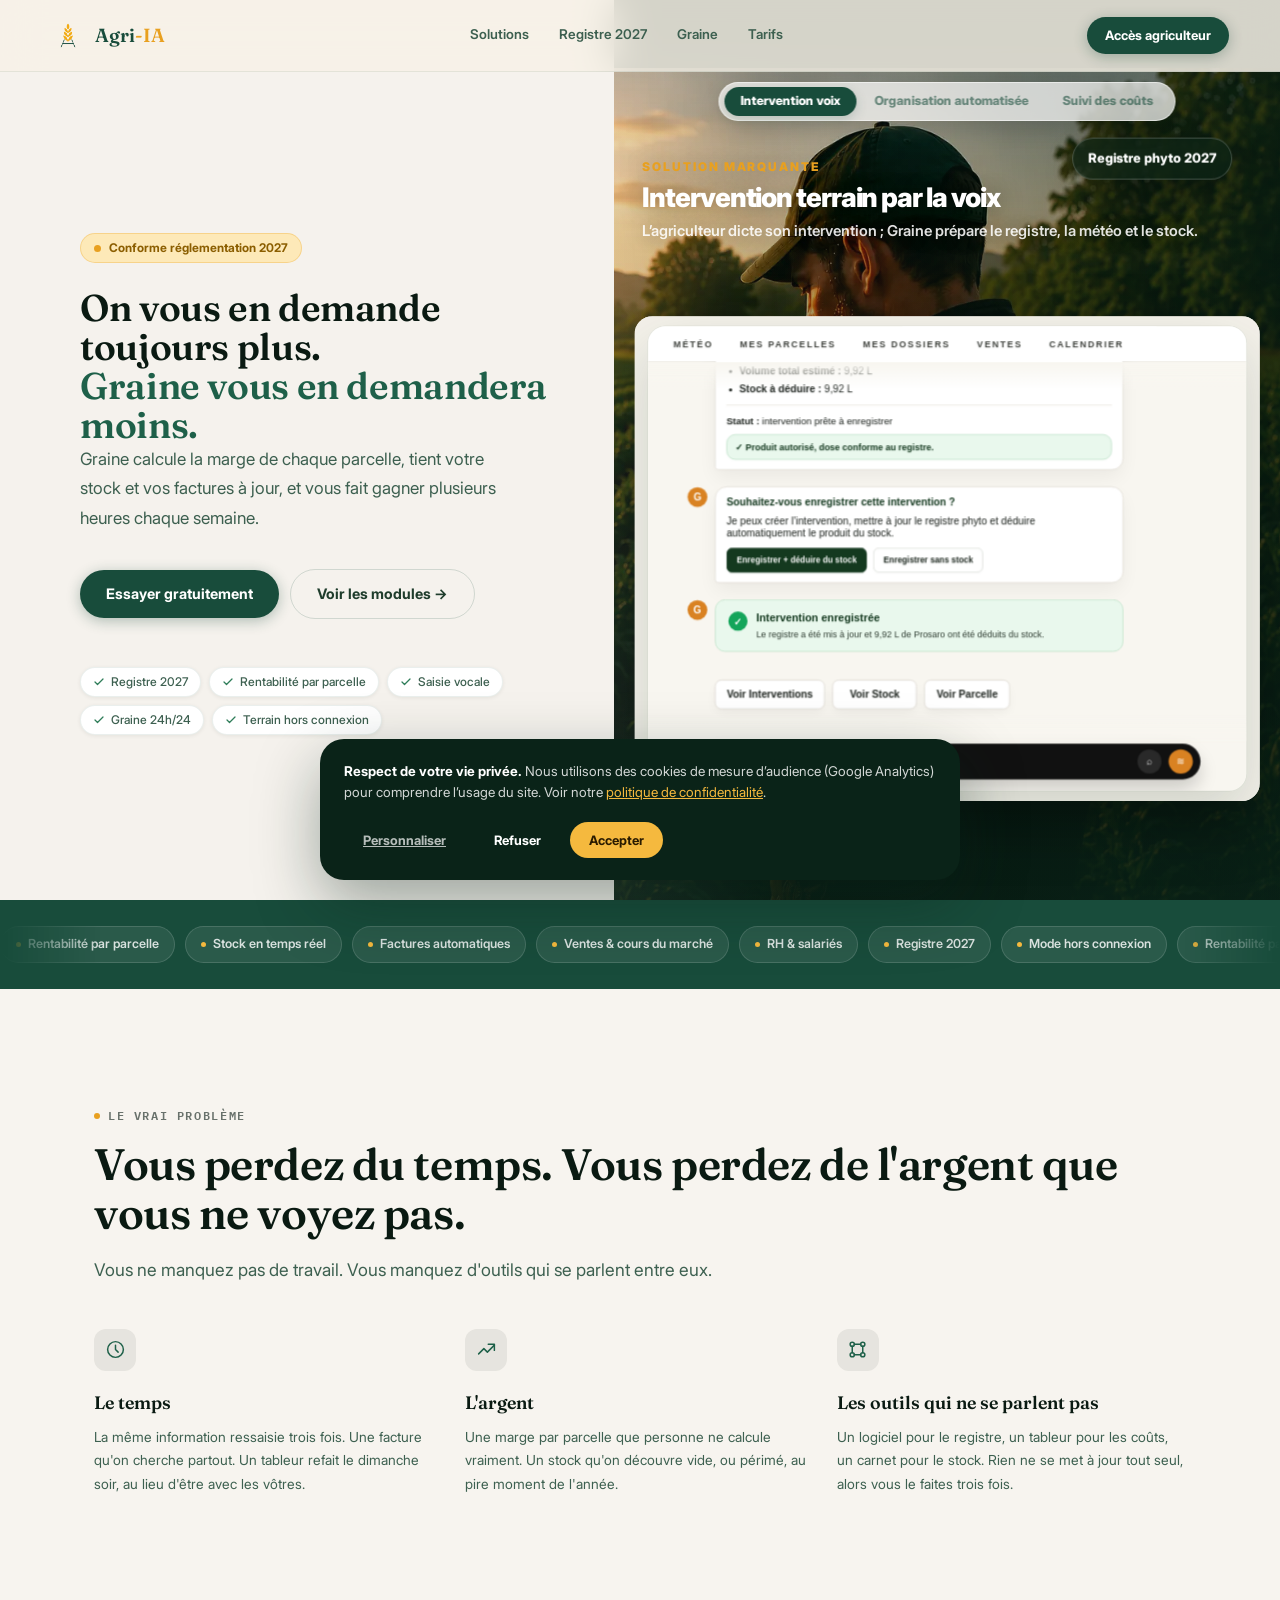
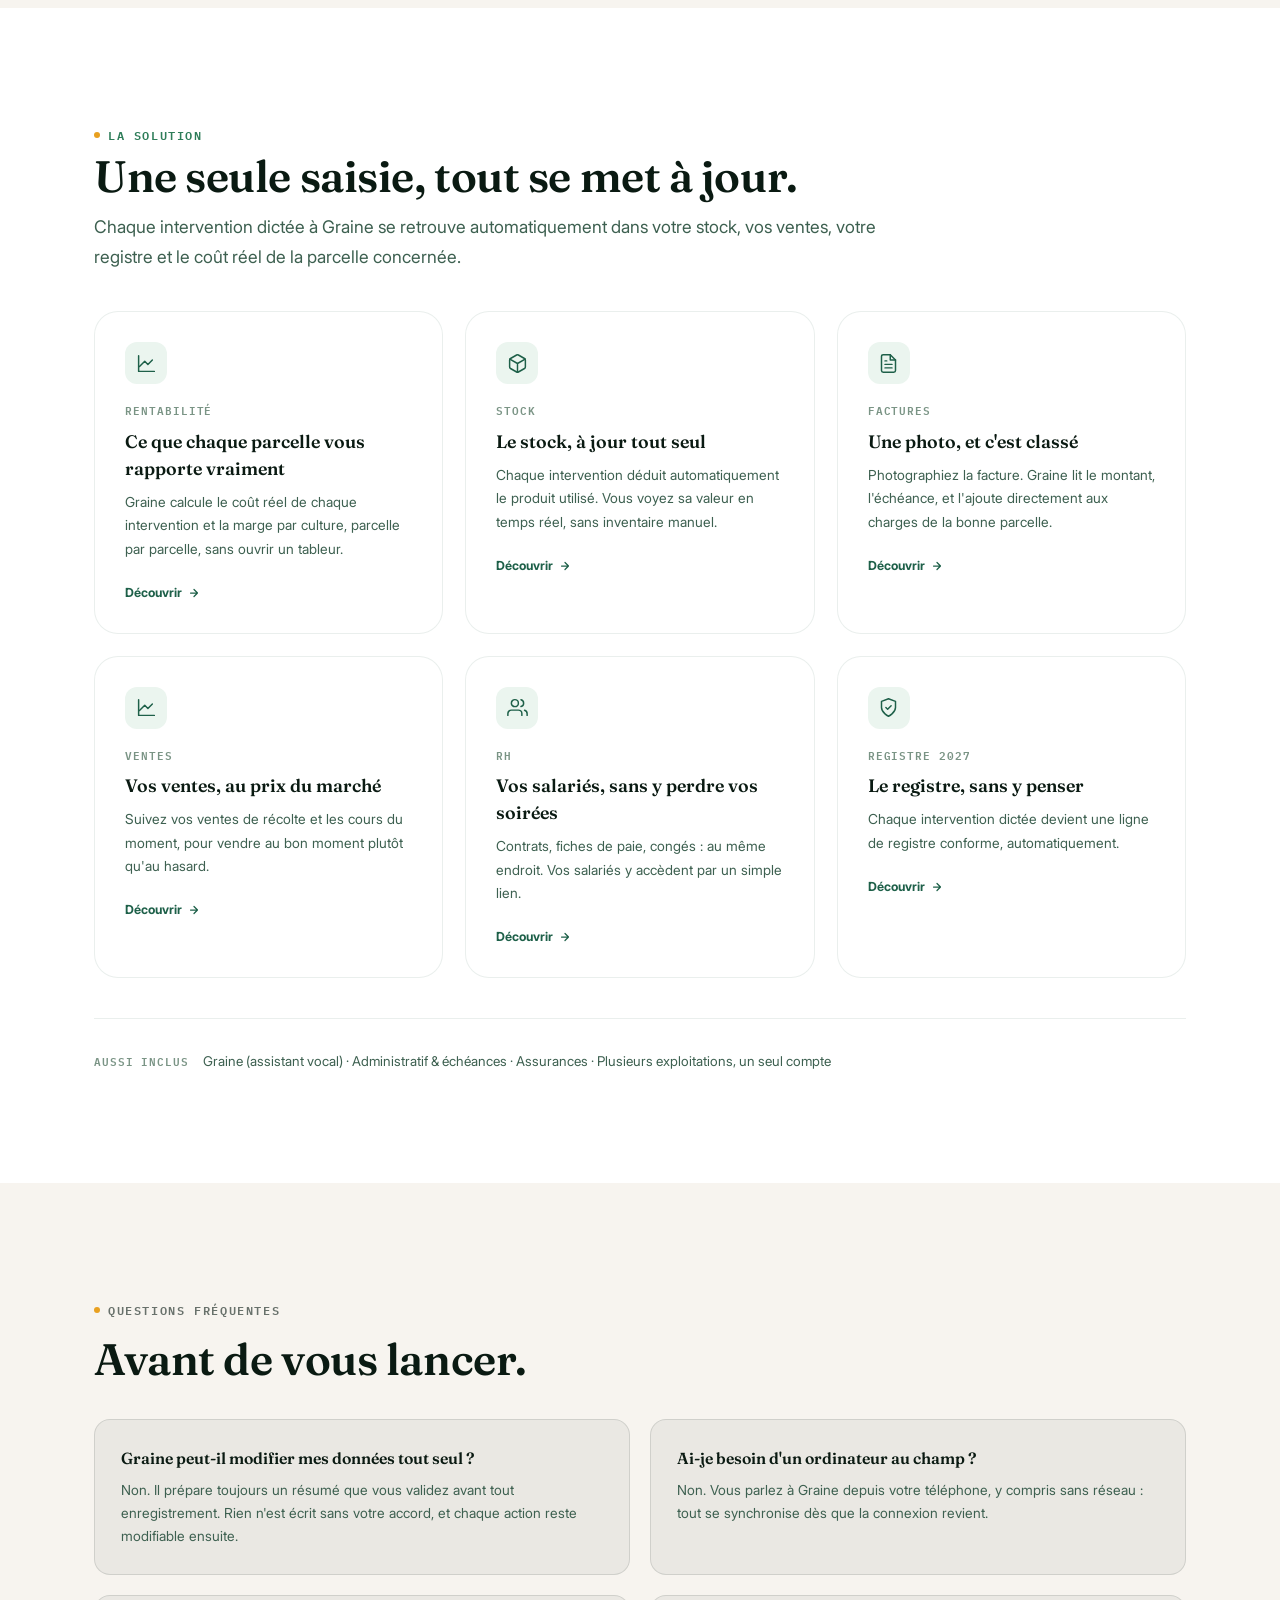
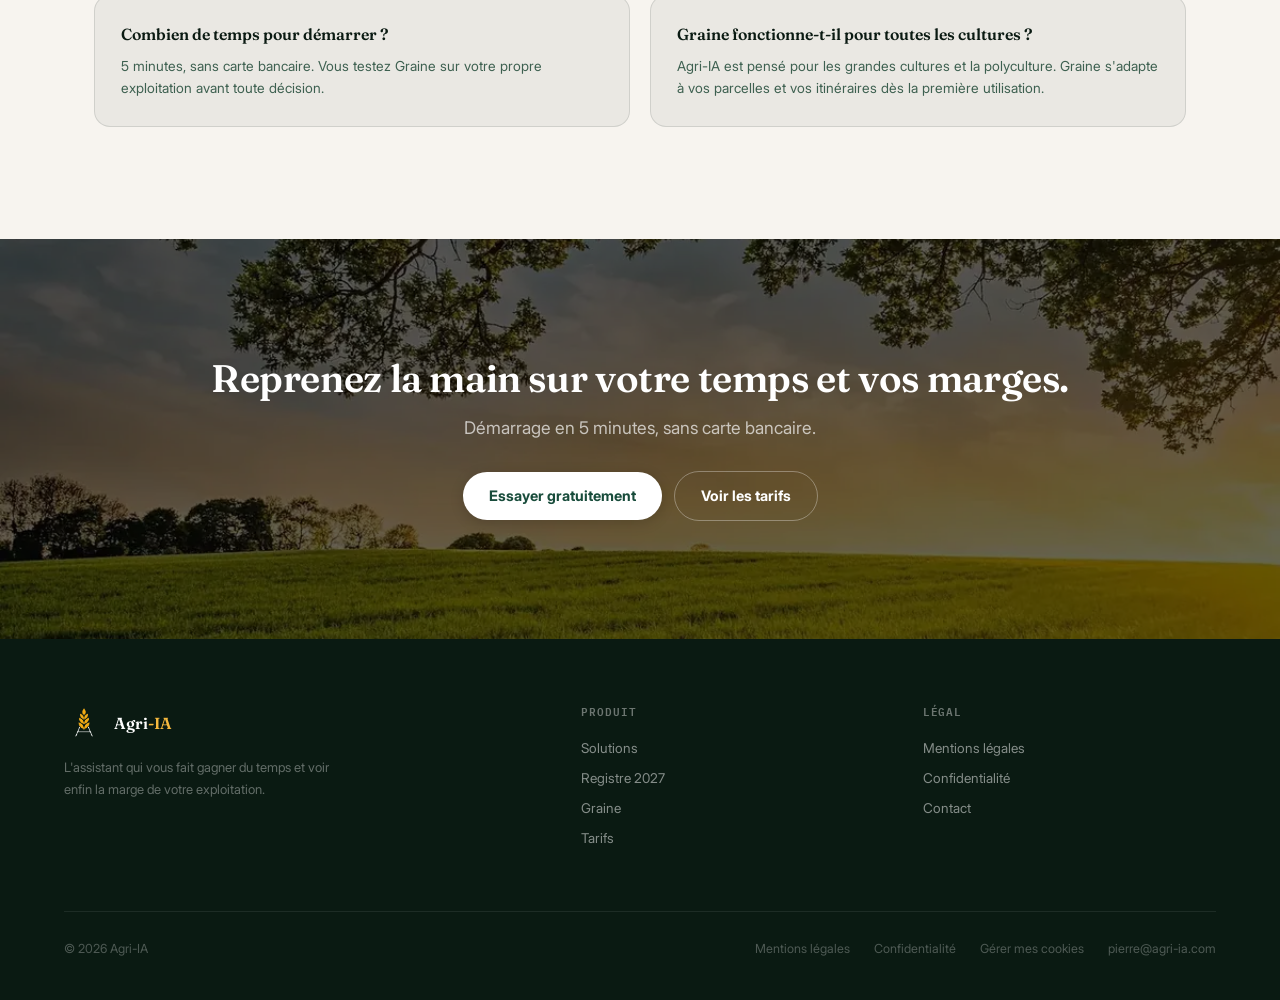
<file: index.html>
<!DOCTYPE html>
<html lang="fr">
<head>
<meta charset="UTF-8">
<meta name="viewport" content="width=device-width, initial-scale=1.0">
<title>Graine : l'assistant agricole qui centralise votre exploitation</title>
<meta name="description" content="Assistant vocal, calcule votre marge par parcelle et vous accompagne dans votre quotidien. Essai gratuit, sans carte bancaire.">
<meta name="robots" content="index, follow">
<link rel="canonical" href="https://agri-ia.com/">
<meta property="og:type" content="website">
<meta property="og:site_name" content="Agri-IA">
<meta property="og:locale" content="fr_FR">
<meta property="og:title" content="Graine : l'assistant agricole qui centralise votre exploitation">
<meta property="og:description" content="Assistant vocal, calcule votre marge par parcelle et vous accompagne dans votre quotidien. Essai gratuit, sans carte bancaire.">
<meta property="og:url" content="https://agri-ia.com/">
<meta property="og:image" content="https://agri-ia.com/home-agriculteur-telephone.webp">
<meta property="og:image:width" content="1536">
<meta property="og:image:height" content="1024">
<meta name="twitter:card" content="summary_large_image">
<meta name="twitter:title" content="Graine : l'assistant agricole qui centralise votre exploitation">
<meta name="twitter:description" content="Assistant vocal, calcule votre marge par parcelle et vous accompagne dans votre quotidien. Essai gratuit, sans carte bancaire.">
<meta name="twitter:image" content="https://agri-ia.com/home-agriculteur-telephone.webp">
<script type="application/ld+json">{"@context": "https://schema.org", "@type": "Organization", "name": "Agri-IA", "url": "https://agri-ia.com/", "logo": "https://agri-ia.com/logo-agri-ia.png", "description": "Agri-IA centralise la gestion d'une exploitation agricole française : registre phytosanitaire, parcellaire, stock, RH et factures, avec un assistant vocal nomm\u00e9 Graine.", "email": "pierre@agri-ia.com"}</script>
<script type="application/ld+json">{"@context": "https://schema.org", "@type": "WebSite", "name": "Agri-IA", "url": "https://agri-ia.com/"}</script>
<script type="application/ld+json">{"@context": "https://schema.org", "@type": "BreadcrumbList", "itemListElement": [{"@type": "ListItem", "position": 1, "name": "Accueil", "item": "https://agri-ia.com/"}]}</script>
<script type="application/ld+json">{"@context": "https://schema.org", "@type": "SoftwareApplication", "name": "Agri-IA", "applicationCategory": "BusinessApplication", "operatingSystem": "Web", "url": "https://agri-ia.com/", "description": "Plateforme de gestion d'exploitation agricole avec assistant vocal Graine : rentabilité par parcelle, stock, factures, ventes, RH et registre phytosanitaire."}</script>
<script type="application/ld+json">{"@context": "https://schema.org", "@type": "FAQPage", "mainEntity": [{"@type": "Question", "name": "Graine peut-il modifier mes données tout seul ?", "acceptedAnswer": {"@type": "Answer", "text": "Non. Graine prépare toujours un résumé que vous validez avant tout enregistrement. Rien n'est écrit sans votre accord, et chaque action reste modifiable ensuite."}}, {"@type": "Question", "name": "Ai-je besoin d'un ordinateur au champ ?", "acceptedAnswer": {"@type": "Answer", "text": "Non. Vous parlez à Graine depuis votre téléphone, y compris sans réseau : tout se synchronise dès que la connexion revient."}}, {"@type": "Question", "name": "Combien de temps pour démarrer ?", "acceptedAnswer": {"@type": "Answer", "text": "5 minutes, sans carte bancaire. Vous testez Graine sur votre propre exploitation avant toute décision."}}, {"@type": "Question", "name": "Graine fonctionne-t-il pour toutes les cultures ?", "acceptedAnswer": {"@type": "Answer", "text": "Agri-IA est pensé pour les grandes cultures et la polyculture. Graine s'adapte à vos parcelles et vos itinéraires dès la première utilisation."}}]}</script>
<link rel="preconnect" href="https://fonts.googleapis.com">
<link rel="preconnect" href="https://fonts.gstatic.com" crossorigin>
<link href="https://fonts.googleapis.com/css2?family=Fraunces:WONK,opsz,wght@0,9..144,500;0,9..144,600;0,9..144,700&family=Inter:wght@400;500;600;700;800&family=IBM+Plex+Mono:wght@500;600&display=swap" rel="stylesheet">
<!-- Google Tag Manager : dépôt de cookies soumis au consentement (voir bannière RGPD) -->
<script>
window.dataLayer = window.dataLayer || [];
function gtag(){dataLayer.push(arguments);}
gtag('consent', 'default', {'analytics_storage':'denied','ad_storage':'denied'});
</script>
<!-- Google Tag Manager -->
<script>(function(w,d,s,l,i){w[l]=w[l]||[];w[l].push({'gtm.start':
new Date().getTime(),event:'gtm.js'});var f=d.getElementsByTagName(s)[0],
j=d.createElement(s),dl=l!='dataLayer'?'&l='+l:'';j.async=true;j.src=
'https://www.googletagmanager.com/gtm.js?id='+i+dl;f.parentNode.insertBefore(j,f);
})(window,document,'script','dataLayer','GTM-NQP4MH62');</script>
<!-- End Google Tag Manager -->
<link rel="preload" as="image" href="home-agriculteur-telephone.webp" fetchpriority="high">
<link rel="icon" type="image/png" sizes="32x32" href="favicon-32x32.png">
<link rel="icon" type="image/png" sizes="16x16" href="favicon-16x16.png">
<link rel="apple-touch-icon" href="apple-touch-icon.png">
<link rel="manifest" href="site.webmanifest">
<meta name="theme-color" content="#184C3B">
<link rel="stylesheet" href="theme.css">
<style>/* === HERO ENGINE (démo interactive), conservé à l'identique === */

@keyframes float2{0%,100%{transform:translateY(0) rotate(-2deg);}50%{transform:translateY(-8px) rotate(-2deg);}}
.hero{min-height:100vh;padding-top:68px;display:grid;grid-template-columns:52% 48%;overflow:hidden;}
.hero-l{display:flex;flex-direction:column;justify-content:center;padding:72px 56px 72px 80px;}
.hero-eyebrow{display:inline-flex;align-items:center;gap:8px;padding:5px 13px;background:var(--gold3);border:1px solid rgba(232,160,32,.3);border-radius:100px;font-size:12px;font-weight:700;color:#8B5E00;margin-bottom:26px;width:fit-content;}
.hero-eyebrow-dot{width:7px;height:7px;background:var(--gold);border-radius:50%;animation:pulse 2s infinite;}
.hero-sub{font-size:17px;line-height:1.72;color:var(--t3);margin-bottom:36px;max-width:440px;}
.hero-ctas{display:flex;align-items:center;gap:11px;margin-bottom:48px;}
.hchecks{display:flex;flex-wrap:wrap;gap:8px;}
.hcheck{display:flex;align-items:center;gap:6px;padding:5px 12px;background:var(--white);border:1px solid var(--border);border-radius:100px;font-size:12px;font-weight:500;color:var(--t3);box-shadow:var(--sh1);}
.hcheck svg{width:12px;height:12px;stroke:var(--g4);fill:none;stroke-width:2.5;stroke-linecap:round;stroke-linejoin:round;}
.hero-r{position:relative;overflow:hidden;}
.hero-bg{width:100%;height:100%;object-fit:cover;filter:brightness(.65) saturate(1.15);transition:transform 10s ease;}
.hero-r:hover .hero-bg{transform:scale(1.05);}
.hero-r-ov{position:absolute;inset:0;background:linear-gradient(to right,var(--beige) 0%,rgba(247,244,239,.04) 18%),linear-gradient(to top,rgba(10,35,24,.75) 0%,transparent 55%);}
/* (styles d'un ancien hero non utilisés dans le HTML actuel : supprimés) */
@media(max-width:1100px){
  .hero{grid-template-columns:1fr;min-height:auto;}
  .hero-l{padding:100px 24px 40px;}
  .hero-r{height:360px;}
}
@media(max-width:640px){.hero-ctas{flex-direction:column;align-items:flex-start;}}


/* --- Responsive mobile Agri-IA --- */
@media (max-width: 760px){
  html,body{width:100%;overflow-x:hidden;}
  body{font-size:15px;}
  header{position:sticky!important;top:0;height:auto!important;min-height:64px;padding:10px 16px!important;display:flex!important;flex-wrap:wrap!important;align-items:center!important;gap:8px!important;background:rgba(247,244,239,.96)!important;}
  .logo-wrap,.brand{gap:8px!important;}
  .logo-img,.brand img{width:34px!important;height:34px!important;}
  .logo-name{font-size:17px!important;}
  nav{display:flex!important;order:3;width:100%;gap:18px!important;overflow-x:auto;padding:8px 0 2px;white-space:nowrap;-webkit-overflow-scrolling:touch;scrollbar-width:none;}
  nav::-webkit-scrollbar{display:none;}
  nav a{font-size:13px!important;flex:0 0 auto;padding-bottom:6px;}
  .hdr-r{margin-left:auto;}
  .hdr-r .btn-fill,.btn-fill{padding:9px 14px!important;font-size:13px!important;border-radius:10px!important;}
  .btn-outline{display:none!important;}
  .btn-hero,.btn-hero-wh,.btn-ghost{width:100%;text-align:center;padding:14px 18px!important;}
  .ctas,.hero-ctas{width:100%;flex-direction:column!important;align-items:stretch!important;gap:10px!important;}
  .sh1{font-size:34px!important;line-height:1.08!important;letter-spacing:-1.2px!important;}
  .sh2{font-size:29px!important;line-height:1.12!important;letter-spacing:-1px!important;}
  .sh3{font-size:23px!important;line-height:1.16!important;}
  .sp,.hero-sub{font-size:15px!important;line-height:1.6!important;margin-bottom:26px!important;max-width:none!important;}
  .eyebrow{font-size:10.5px!important;margin-bottom:10px!important;}
  .sec,.sec-wh-inner,.sec-dk-inner,.sec-gr-inner{padding:56px 18px!important;}
  .grid2,.grid3,.grid4,.prix-grid,.temo-grid,.estimator-grid,.estimator-checks{grid-template-columns:1fr!important;gap:16px!important;}
  .split{grid-template-columns:1fr!important;}
  .split-c{padding:38px 18px!important;}
  .split-img{min-height:240px!important;}
  .card,.module-card,.price-card,.temo-card,.compliance-panel,.estimate-box{border-radius:18px!important;padding:22px!important;}
  .check-item{align-items:flex-start!important;gap:12px!important;}
  .check-text strong{font-size:14px!important;}
  .check-text span{font-size:13px!important;line-height:1.5!important;}
  .hero{min-height:auto!important;padding-top:0!important;grid-template-columns:1fr!important;}
  .hero-l{padding:44px 18px 32px!important;}
  .hero-r{height:410px!important;}
  .hchecks{gap:7px!important;}
  .hcheck{font-size:11.5px!important;padding:5px 10px!important;}
  .strip{min-height:46px!important;}
  .strip-inner{height:46px!important;}
  .strip-item{height:46px!important;line-height:46px!important;padding:0 28px!important;font-size:12px!important;}
  .photo-band,.cta-photo{height:300px!important;}
  .photo-band-ov{padding:34px 18px!important;}
  .cta-photo-ov{padding:28px 18px!important;}
  .page-hero{min-height:auto!important;padding:54px 18px 46px!important;}
  .page-hero-content .sh1{font-size:34px!important;}
  .conformite-hero-new{grid-template-columns:1fr!important;padding:34px 0 28px!important;min-height:auto!important;background:#f4eee6!important;}
  .conformite-hero-copy{padding:38px 20px 22px!important;background:#f4eee6!important;}
  .conformite-hero-copy .sh1{font-size:34px!important;}
  .conformite-hero-visual{height:auto!important;padding:0 0 12px!important;background:#f4eee6!important;}
  .conformite-hero-visual img{width:100%!important;height:auto!important;object-fit:contain!important;object-position:center!important;}
  .conformite-two-cards{padding:28px 18px 54px!important;}
  .compliance-panel-head{align-items:flex-start!important;gap:14px!important;}
  .compliance-panel-icon{width:52px!important;height:52px!important;}
  .compliance-panel-icon svg{width:26px!important;height:26px!important;}
  form input,form select,form textarea,input,select,textarea{width:100%!important;font-size:16px!important;}
  #quoteMail{width:100%!important;min-width:0!important;font-size:17px!important;padding:16px 18px!important;display:block!important;margin:18px auto 0!important;}
  footer{padding:42px 18px 34px!important;}
  .ft-top{grid-template-columns:1fr!important;gap:28px!important;margin-bottom:34px!important;}
  .ft-bot{flex-direction:column!important;align-items:flex-start!important;gap:14px!important;text-align:left!important;}
  .ft-links{flex-direction:column!important;gap:8px!important;}
  .mob-cta{display:none!important;}
}
@media (max-width: 420px){
  .sh1{font-size:30px!important;}
  .sh2{font-size:25px!important;}
  .hero-r{height:380px!important;}
  .hm-body{padding:11px!important;}
  .voice-card{font-size:10.5px!important;}
}


/* (ancien correctif ciblant des éléments inexistants dans le HTML actuel : supprimé) */



/* --- HERO DEMO CAROUSEL DESKTOP --- */
@media (min-width: 761px){
  .hero{grid-template-columns:50% 50%;background:linear-gradient(90deg,var(--beige) 0%,#fbfaf7 50%,#0A2318 50%,#0A2318 100%);}
  .hero-l{background:linear-gradient(180deg,#fbfaf7 0%,var(--beige) 100%);padding:72px 58px 72px 80px;}
  .hero-r{background:#0A2318;min-height:calc(100vh - 68px);}
  .hero-stage{position:absolute;inset:0;overflow:hidden;background:#0A2318;}
  .hero-slide{position:absolute;inset:0;opacity:0;pointer-events:none;transition:opacity .9s ease,transform .9s ease;}
  .hero-slide.photo{opacity:1;animation:photoCycle 38s infinite ease-in-out;}
  .hero-slide.demo-one{animation:demoOneCycle 38s infinite ease-in-out;}
  .hero-slide.demo-two{animation:demoTwoCycle 38s infinite ease-in-out;}
  .hero-slide .hero-bg{position:absolute;inset:0;width:100%;height:100%;object-fit:cover;filter:brightness(.66) saturate(1.12);}
  .demo-bg{position:absolute;inset:0;background:radial-gradient(circle at 65% 22%,rgba(245,185,62,.16),transparent 35%),linear-gradient(145deg,#0A2318 0%,#14391f 54%,#091a12 100%);}
  .demo-shell{position:absolute;left:50%;top:54%;transform:translate(-50%,-50%);width:min(78%,690px);height:min(76%,680px);border-radius:30px;background:rgba(247,244,239,.96);border:1px solid rgba(255,255,255,.38);box-shadow:0 38px 110px rgba(0,0,0,.34);overflow:hidden;display:flex;flex-direction:column;}
  .demo-head{height:74px;background:rgba(255,255,255,.92);border-bottom:1px solid rgba(24,76,59,.10);display:flex;align-items:center;justify-content:space-between;padding:0 24px;gap:16px;}
  .demo-kicker{font-size:11px;font-weight:800;text-transform:uppercase;letter-spacing:.12em;color:var(--gold);margin-bottom:3px;}
  .demo-title{font-size:20px;font-weight:850;letter-spacing:-.6px;color:var(--g2);}
  .demo-pill{font-size:12px;font-weight:750;color:var(--g2);background:var(--g8);border:1px solid rgba(24,76,59,.12);border-radius:999px;padding:7px 11px;white-space:nowrap;}
  .demo-frame-wrap{flex:1;position:relative;background:#f4f1ea;overflow:hidden;}
  .demo-frame{position:absolute;left:50%;top:50%;width:980px;height:760px;border:0;transform:translate(-50%,-50%) scale(.64);transform-origin:center;box-shadow:none;background:#f4f1ea;}
  .demo-caption{position:absolute;left:44px;right:44px;bottom:34px;border-radius:18px;padding:18px 20px;background:rgba(255,255,255,.92);border:1px solid rgba(255,255,255,.55);box-shadow:0 18px 44px rgba(10,26,18,.18);display:flex;align-items:center;gap:14px;}
  .demo-caption-dot{width:11px;height:11px;border-radius:999px;background:var(--gold);box-shadow:0 0 0 8px rgba(232,160,32,.16);flex-shrink:0;}
  .demo-caption strong{display:block;color:var(--g2);font-size:15px;margin-bottom:3px;}
  .demo-caption span{display:block;color:var(--t3);font-size:13px;line-height:1.45;}
  .photo .hero-r-ov{position:absolute;inset:0;background:linear-gradient(to right,var(--beige) 0%,rgba(247,244,239,.04) 18%),linear-gradient(to top,rgba(10,35,24,.76) 0%,transparent 55%);}
  .photo .hero-badge-f,.photo .hero-mockup{z-index:3;}
  @keyframes photoCycle{0%,13%{opacity:1;transform:scale(1)}16%,86%{opacity:0;transform:scale(1.02)}90%,100%{opacity:1;transform:scale(1)}}
  @keyframes demoOneCycle{0%,14%{opacity:0;transform:translateX(22px)}17%,47%{opacity:1;transform:translateX(0)}50%,100%{opacity:0;transform:translateX(-22px)}}
  @keyframes demoTwoCycle{0%,49%{opacity:0;transform:translateX(22px)}52%,82%{opacity:1;transform:translateX(0)}85%,100%{opacity:0;transform:translateX(-22px)}}
}



/* --- CORRECTION DEMO HERO : écran plus grand + titre visible + HTML autonome --- */
@media (min-width: 761px){
  .hero{grid-template-columns:50% 50%;}
  .hero-r{min-height:calc(100vh - 68px);}
  .demo-bg{background:radial-gradient(circle at 65% 18%,rgba(245,185,62,.18),transparent 36%),linear-gradient(145deg,#082217 0%,#123820 50%,#06170f 100%);}
  .demo-shell{
    top:52%;
    width:min(92%,820px);
    height:min(88%,820px);
    border-radius:34px;
    background:rgba(248,246,240,.98);
    box-shadow:0 42px 120px rgba(0,0,0,.38);
  }
  .demo-head{
    height:132px;
    padding:22px 34px 20px;
    align-items:flex-start;
    flex-direction:column;
    justify-content:center;
    gap:10px;
    background:rgba(255,255,255,.96);
  }
  .demo-head > div:first-child{width:100%;}
  .demo-kicker{font-size:13px;letter-spacing:.16em;margin-bottom:8px;color:#E59A13;}
  .demo-title{font-size:30px;line-height:1.02;font-weight:880;letter-spacing:-1.1px;color:var(--g2);}
  .demo-desc{display:block;margin-top:8px;font-size:15px;line-height:1.35;color:var(--t3);font-weight:500;max-width:620px;}
  .demo-pill{position:absolute;top:26px;right:28px;font-size:14px;padding:9px 15px;}
  .demo-frame-wrap{background:#f4f1ea;}
  .demo-frame{
    left:50%;top:50%;
    width:980px;height:760px;
    transform:translate(-50%,-50%) scale(.74);
    border:0;background:#f4f1ea;
  }
  .demo-caption{display:none;}
}
@media (min-width: 1400px){
  .demo-shell{width:min(94%,900px);height:min(90%,860px);}
  .demo-frame{transform:translate(-50%,-50%) scale(.80);}
}
@media (min-width: 1700px){
  .demo-shell{width:min(94%,960px);height:min(91%,900px);}
  .demo-frame{transform:translate(-50%,-50%) scale(.86);}
}



/* === Patches hero (story-nav, mobile, backgrounds) === */


  .story-nav{position:absolute;top:18px;left:50%;transform:translateX(-50%);z-index:40;width:auto;max-width:calc(100% - 40px);padding:7px 9px;border-radius:999px;background:rgba(255,255,255,.78);border:1px solid rgba(255,255,255,.52);box-shadow:0 10px 30px rgba(0,0,0,.14);backdrop-filter:blur(18px);-webkit-backdrop-filter:blur(18px);}
  .story-nav-title{display:none!important;}
  .story-tabs{display:flex;align-items:center;gap:4px;white-space:nowrap;}
  .story-tab{appearance:none;border:0;background:transparent;text-align:center;cursor:pointer;padding:8px 13px;border-radius:999px;color:rgba(24,76,59,.58);font-family:inherit;font-size:12px;font-weight:800;line-height:1;transition:background .2s ease,color .2s ease,box-shadow .2s ease;}
  .story-bar{display:none!important;}
  .story-fill{display:none!important;}
  .story-label{display:block;font:inherit;line-height:1;white-space:nowrap;overflow:visible;text-overflow:clip;}
  .story-tab.is-active{color:#fff;background:var(--g2);box-shadow:0 5px 14px rgba(24,76,59,.24);}
  .story-tab.is-done{color:var(--g2);}
  .story-tab:hover{color:#fff;background:var(--g3);}
  @media(max-width:760px){.story-nav{top:12px;max-width:calc(100% - 24px);padding:6px}.story-tabs{gap:2px}.story-tab{font-size:11px;padding:8px 9px}}



/* Hero ordinateur : split clair 48/52 + démonstrations plein cadre */
@media (min-width: 761px){
  .hero{grid-template-columns:48% 52%!important;background:linear-gradient(90deg,var(--beige) 0%,#fbfaf7 48%,#0A2318 48%,#0A2318 100%)!important;}
  .hero-l{padding:72px 42px 72px 80px!important;}
  .hero-r{min-height:calc(100vh - 68px)!important;background:#0A2318!important;}
  .hero-stage{position:absolute!important;inset:0!important;overflow:hidden!important;background:#0A2318!important;}
  .hero-slide{position:absolute!important;inset:0!important;opacity:0!important;pointer-events:none!important;transform:scale(1.012)!important;transition:opacity .7s ease,transform .7s ease!important;animation:none!important;}
  .hero-slide.is-active{opacity:1!important;pointer-events:auto!important;transform:scale(1)!important;}
  .hero-slide.photo{opacity:0!important;animation:none!important;}
  .hero-slide.photo.is-active{opacity:1!important;}
  .demo-bg{position:absolute!important;inset:0!important;background:radial-gradient(circle at 68% 18%,rgba(245,185,62,.18),transparent 34%),linear-gradient(145deg,#082217 0%,#123820 52%,#06170f 100%)!important;}
  .demo-shell{position:absolute!important;left:50%!important;top:50%!important;transform:translate(-50%,-50%)!important;width:min(94%,900px)!important;height:min(90%,780px)!important;border-radius:30px!important;background:rgba(247,244,239,.97)!important;border:1px solid rgba(255,255,255,.42)!important;box-shadow:0 38px 110px rgba(0,0,0,.36)!important;overflow:hidden!important;display:flex!important;flex-direction:column!important;}
  .demo-head{height:auto!important;min-height:124px!important;background:rgba(255,255,255,.94)!important;border-bottom:1px solid rgba(24,76,59,.12)!important;display:flex!important;align-items:flex-start!important;justify-content:space-between!important;padding:24px 28px 20px!important;gap:22px!important;}
  .demo-kicker{font-size:12px!important;font-weight:850!important;text-transform:uppercase!important;letter-spacing:.16em!important;color:var(--gold)!important;margin-bottom:8px!important;}
  .demo-title{font-size:27px!important;line-height:1.05!important;font-weight:850!important;letter-spacing:-1.1px!important;color:var(--g2)!important;margin-bottom:8px!important;}
  .demo-desc{display:block!important;font-size:15px!important;line-height:1.45!important;font-weight:600!important;color:var(--t3)!important;max-width:590px!important;}
  .demo-pill{font-size:13px!important;font-weight:800!important;color:var(--g2)!important;background:var(--g8)!important;border:1px solid rgba(24,76,59,.16)!important;border-radius:999px!important;padding:10px 15px!important;white-space:nowrap!important;margin-top:2px!important;}
  .demo-frame-wrap{flex:1!important;position:relative!important;background:#f4f1ea!important;overflow:hidden!important;display:flex!important;align-items:center!important;justify-content:center!important;}
  .demo-frame{position:absolute!important;left:50%!important;top:50%!important;width:980px!important;height:760px!important;border:0!important;transform:translate(-50%,-50%) scale(var(--demo-scale,.84))!important;transform-origin:center!important;background:#f4f1ea!important;box-shadow:none!important;}
  .demo-caption{display:none!important;}
  .photo .hero-bg{position:absolute!important;inset:0!important;width:100%!important;height:100%!important;object-fit:cover!important;filter:brightness(.66) saturate(1.12)!important;}
}
/* (visibilité des slides sur mobile : gérée par le bloc consolidé plus bas) */



/* (ancien correctif mobile complet : remplacé par le bloc consolidé plus bas, header sticky conservé) */
@media (max-width: 760px){
  header{position:sticky!important;top:0!important;z-index:300!important;}
}



/* Ajustement demandé : fond gauche ancienne couleur + même fond visuel pour les vidéos */
:root{--hero-old-bg:#f5f2ed;}
@media (min-width:761px){
  .hero{
    background:linear-gradient(90deg,var(--hero-old-bg) 0%,var(--hero-old-bg) 48%,#0A2318 48%,#0A2318 100%)!important;
  }
  .hero-l{
    background:var(--hero-old-bg)!important;
  }
  .hero-r,
  .hero-stage{
    background:#0A2318!important;
  }
  .demo-bg{
    background:
      linear-gradient(to right,rgba(10,35,24,.18) 0%,rgba(10,35,24,.08) 18%,rgba(10,35,24,.22) 100%),
      linear-gradient(to top,rgba(10,35,24,.76) 0%,rgba(10,35,24,.18) 58%,rgba(10,35,24,.08) 100%),
      url('home-agriculteur-telephone.webp') center center/cover no-repeat!important;
    filter:saturate(1.08)!important;
  }
  .demo-bg::after{
    content:'';
    position:absolute;
    inset:0;
    background:rgba(10,35,24,.28);
    backdrop-filter:blur(3px);
    -webkit-backdrop-filter:blur(3px);
  }
  .demo-shell{
    background:rgba(245,242,237,.97)!important;
  }
  .demo-head{
    background:rgba(245,242,237,.96)!important;
  }
  .demo-frame-wrap,
  .demo-frame{
    background:var(--hero-old-bg)!important;
  }
}
/* (traitement mobile de fond redondant : remplacé par le bloc consolidé plus bas) */



  /* Fond photo identique à l’intro derrière les démonstrations */
  .hero-slide.demo-one,
  .hero-slide.demo-two{
    background:url('home-agriculteur-telephone.webp') center center/cover no-repeat!important;
  }
  .hero-slide.demo-one::before,
  .hero-slide.demo-two::before{
    content:'';
    position:absolute;
    inset:0;
    z-index:0;
    background:
      linear-gradient(to right,rgba(247,244,239,.08) 0%,rgba(10,35,24,.14) 22%,rgba(10,35,24,.58) 100%),
      linear-gradient(to top,rgba(10,35,24,.72) 0%,rgba(10,35,24,.20) 58%,rgba(10,35,24,.08) 100%);
    pointer-events:none;
  }
  .demo-bg{
    z-index:0!important;
    background:url('home-agriculteur-telephone.webp') center center/cover no-repeat!important;
    filter:brightness(.72) saturate(1.12)!important;
  }
  .demo-bg::after{
    content:'';
    position:absolute;
    inset:0;
    background:
      linear-gradient(to right,rgba(247,244,239,.10),rgba(10,35,24,.18) 34%,rgba(10,35,24,.58)),
      rgba(10,35,24,.18)!important;
    backdrop-filter:none!important;
    -webkit-backdrop-filter:none!important;
  }
  .demo-shell{
    z-index:2!important;
    background:rgba(247,244,239,.90)!important;
    backdrop-filter:blur(10px)!important;
    -webkit-backdrop-filter:blur(10px)!important;
  }
  .demo-frame-wrap{
    background:
      linear-gradient(rgba(247,244,239,.78),rgba(247,244,239,.78)),
      url('home-agriculteur-telephone.webp') center center/cover no-repeat!important;
  }
  .demo-frame{background:transparent!important;}



/* Modification demandée : la photo d’intro reste le fond permanent.
   Seuls le titre + la démonstration apparaissent/disparaissent par-dessus. */
@media (min-width:761px){
  .hero-r,
  .hero-stage{
    background:url('home-agriculteur-telephone.webp') center center/cover no-repeat!important;
  }

  .hero-slide.demo-one,
  .hero-slide.demo-two{
    background:transparent!important;
  }

  .hero-slide.demo-one::before,
  .hero-slide.demo-two::before{
    content:''!important;
    position:absolute!important;
    inset:0!important;
    z-index:0!important;
    background:
      linear-gradient(to right,rgba(247,244,239,.08) 0%,rgba(10,35,24,.16) 24%,rgba(10,35,24,.58) 100%),
      linear-gradient(to top,rgba(10,35,24,.74) 0%,rgba(10,35,24,.18) 58%,rgba(10,35,24,.08) 100%)!important;
    pointer-events:none!important;
  }

  .demo-bg{
    display:none!important;
  }

  .demo-shell{
    z-index:2!important;
    width:min(94%,900px)!important;
    height:min(90%,780px)!important;
    background:transparent!important;
    border:0!important;
    box-shadow:none!important;
    backdrop-filter:none!important;
    -webkit-backdrop-filter:none!important;
    overflow:visible!important;
  }

  .demo-head{
    min-height:112px!important;
    padding:0 8px 18px!important;
    background:transparent!important;
    border:0!important;
    box-shadow:none!important;
  }

  .demo-kicker{
    color:var(--gold)!important;
    text-shadow:0 2px 18px rgba(0,0,0,.35)!important;
  }

  .demo-title{
    color:#fff!important;
    text-shadow:0 3px 24px rgba(0,0,0,.42)!important;
  }

  .demo-desc{
    color:rgba(255,255,255,.88)!important;
    text-shadow:0 2px 18px rgba(0,0,0,.38)!important;
  }

  .demo-pill{
    color:#fff!important;
    background:rgba(10,35,24,.54)!important;
    border:1px solid rgba(255,255,255,.22)!important;
    box-shadow:0 12px 32px rgba(0,0,0,.20)!important;
    backdrop-filter:blur(14px)!important;
    -webkit-backdrop-filter:blur(14px)!important;
  }

  .demo-frame-wrap{
    flex:1!important;
    background:transparent!important;
    overflow:visible!important;
    border-radius:28px!important;
  }

  .demo-frame{
    border-radius:28px!important;
    overflow:hidden!important;
    background:transparent!important;
    box-shadow:0 34px 90px rgba(0,0,0,.36)!important;
  }

  .photo .hero-bg{
    opacity:1!important;
  }
}

/* (traitement mobile transparent superflu : remplacé par le bloc consolidé plus bas) */



/* Correction : le sélecteur ne doit plus masquer le titre de la démonstration. */
@media (min-width:761px){
  .story-nav{
    top:12px!important;
    left:50%!important;
    right:auto!important;
    transform:translateX(-50%)!important;
    padding:4px 5px!important;
    border-radius:999px!important;
    background:rgba(255,255,255,.70)!important;
    box-shadow:0 8px 22px rgba(0,0,0,.12)!important;
    max-width:calc(100% - 120px)!important;
  }
  .story-tabs{
    gap:2px!important;
  }
  .story-tab{
    font-size:12px!important;
    padding:7px 12px!important;
    line-height:1!important;
  }
  .story-tab.is-active{
    box-shadow:0 4px 12px rgba(24,76,59,.20)!important;
  }
  .demo-head{
    padding-top:42px!important;
  }
}
@media (min-width:1200px){
  .story-nav{top:14px!important;}
  .story-tab{font-size:12.5px!important;padding:8px 16px!important;}
  .demo-head{padding-top:48px!important;}
}



/* === Démonstration mobile : bloc unique et cohérent (remplace les correctifs empilés précédents) ===
   La vidéo est un iframe fixe 980x760 mis à l'échelle par JS (fitFrames). En donnant à
   .demo-frame-wrap exactement le ratio 980:760, l'échelle calculée (largeur disponible / 980)
   remplit tout l'espace, sans bande vide résiduelle. */
@media (max-width:760px){
  .hero{background:var(--beige)!important;}
  .hero-r{
    order:2!important;position:relative!important;height:auto!important;min-height:0!important;
    width:100%!important;padding:10px 12px 16px!important;overflow:visible!important;
    background:#0A2318!important;border-radius:0!important;
  }
  .hero-stage{position:static!important;inset:auto!important;overflow:visible!important;background:transparent!important;}
  .hero-stage::before{display:none!important;}
  .hero-slide{
    position:relative!important;inset:auto!important;opacity:1!important;pointer-events:auto!important;
    transform:none!important;transition:none!important;animation:none!important;display:none!important;
  }
  .hero-slide.is-active{display:block!important;}
  .hero-slide .hero-bg,.hero-slide .hero-r-ov{display:none!important;}
  .hero-slide.demo-one,.hero-slide.demo-two{background:none!important;}
  .hero-slide.demo-one::before,.hero-slide.demo-two::before{display:none!important;}
  .demo-bg{display:none!important;}

  .story-nav{
    position:relative!important;top:auto!important;left:auto!important;right:auto!important;transform:none!important;
    max-width:none!important;width:100%!important;margin-bottom:10px!important;padding:4px!important;
    border-radius:999px!important;background:rgba(247,244,239,.95)!important;
    box-shadow:0 8px 22px rgba(0,0,0,.16)!important;backdrop-filter:blur(14px)!important;-webkit-backdrop-filter:blur(14px)!important;
  }
  .story-tabs{display:flex!important;gap:3px!important;width:100%!important;}
  .story-tab{flex:1 1 0!important;min-width:0!important;font-size:11px!important;padding:9px 6px!important;border-radius:999px!important;line-height:1.15!important;}
  .story-label{white-space:normal!important;line-height:1.15!important;}

  .demo-shell{
    position:relative!important;left:auto!important;right:auto!important;top:auto!important;bottom:auto!important;
    width:100%!important;height:auto!important;transform:none!important;border-radius:20px!important;
    background:rgba(247,244,239,.96)!important;border:1px solid rgba(255,255,255,.5)!important;
    box-shadow:0 20px 56px rgba(0,0,0,.30)!important;overflow:hidden!important;display:block!important;
  }
  .demo-head{
    height:auto!important;min-height:134px!important;padding:15px 16px 11px!important;
    background:rgba(255,255,255,.97)!important;border-bottom:1px solid rgba(24,76,59,.10)!important;
    display:block!important;box-sizing:border-box!important;
  }
  .demo-kicker{font-size:10px!important;letter-spacing:.14em!important;color:var(--gold)!important;text-shadow:none!important;margin-bottom:5px!important;}
  .demo-title{font-size:19px!important;line-height:1.12!important;letter-spacing:-.4px!important;color:var(--g2)!important;text-shadow:none!important;margin-bottom:4px!important;}
  .demo-desc{display:block!important;font-size:12.5px!important;line-height:1.4!important;color:var(--t3)!important;text-shadow:none!important;font-weight:600!important;max-width:none!important;}
  .demo-pill{display:none!important;}

  .demo-frame-wrap{
    position:relative!important;flex:none!important;width:100%!important;aspect-ratio:980/760!important;
    background:#f4f1ea!important;overflow:hidden!important;display:block!important;padding:0!important;
  }
  .demo-frame{
    position:absolute!important;left:0!important;top:0!important;width:980px!important;height:760px!important;
    border:0!important;transform-origin:top left!important;transform:scale(var(--demo-scale,.36))!important;
    background:#f4f1ea!important;box-shadow:none!important;border-radius:0!important;
  }
  .demo-caption{display:none!important;}
}
@media (max-width:390px){
  .story-tab{font-size:10px!important;padding:8px 5px!important;}
  .demo-title{font-size:18px!important;}
  .demo-desc{font-size:12px!important;}
}
</style>
</head>
<body>
<!-- Google Tag Manager (noscript) -->
<noscript><iframe src="https://www.googletagmanager.com/ns.html?id=GTM-NQP4MH62" height="0" width="0" style="display:none;visibility:hidden"></iframe></noscript>
<!-- End Google Tag Manager (noscript) -->
<header class="gr-header" id="gr-header">
  <a href="index.html" class="gr-logo">
    <img src="logo-agri-ia.png" width="500" height="500" alt="Agri-IA">
    <span class="gr-logo-name">Agri<span>-IA</span></span>
  </a>
  <nav class="gr-nav">
    <a href="solutions.html">Solutions</a>
    <a href="conformite.html">Registre 2027</a>
    <a href="graine.html">Graine</a>
    <a href="tarifs.html">Tarifs</a>
  </nav>
  <button class="gr-menu-btn" id="gr-menu-btn" aria-label="Menu" aria-expanded="false" aria-controls="gr-mob-nav"><span></span><span></span><span></span></button>
  <div class="gr-header-actions">
    <a href="https://login.agri-ia.com/login" class="gr-btn gr-btn--primary gr-btn--sm" target="_blank" rel="noopener">Accès agriculteur</a>
  </div>
</header>
<div class="gr-mob-nav" id="gr-mob-nav">
    <a href="solutions.html">Solutions</a>
    <a href="conformite.html">Registre 2027</a>
    <a href="graine.html">Graine</a>
    <a href="tarifs.html">Tarifs</a>
  </div>
<section class="hero">
  <div class="hero-l">
    <div class="hero-eyebrow gr-in gr-in--d1"><div class="hero-eyebrow-dot"></div>Conforme réglementation 2027</div>
    <h1 class="gr-h1 gr-in gr-in--d2" style="font-size:clamp(1.55rem,2.9vw,2.5rem);">On vous en demande toujours plus.<br><em>Graine vous en demandera moins.</em></h1>
    <p class="hero-sub gr-in gr-in--d3">Graine calcule la marge de chaque parcelle, tient votre stock et vos factures à jour, et vous fait gagner plusieurs heures chaque semaine.</p>
    <div class="hero-ctas gr-in gr-in--d4">
      <a href="https://login.agri-ia.com/login" class="gr-btn gr-btn--primary" target="_blank" rel="noopener">Essayer gratuitement</a>
      <a href="solutions.html" class="gr-btn gr-btn--ghost">Voir les modules →</a>
    </div>
    <div class="hchecks gr-in gr-in--d5">
      <div class="hcheck"><svg viewBox="0 0 24 24"><path d="M20 6L9 17l-5-5"/></svg>Registre 2027</div>
      <div class="hcheck"><svg viewBox="0 0 24 24"><path d="M20 6L9 17l-5-5"/></svg>Rentabilité par parcelle</div>
      <div class="hcheck"><svg viewBox="0 0 24 24"><path d="M20 6L9 17l-5-5"/></svg>Saisie vocale</div>
      <div class="hcheck"><svg viewBox="0 0 24 24"><path d="M20 6L9 17l-5-5"/></svg>Graine 24h/24</div>
      <div class="hcheck"><svg viewBox="0 0 24 24"><path d="M20 6L9 17l-5-5"/></svg>Terrain hors connexion</div>
    </div>
  </div>
  <div class="hero-r">
    <div class="hero-stage" aria-label="Démonstrations Agri-IA">
      <div class="story-nav" aria-label="Navigation des démonstrations">
        <div class="story-tabs">
          <button class="story-tab" type="button" data-story="0" aria-label="Voir la démonstration intervention voix"><span class="story-bar"><span class="story-fill"></span></span><span class="story-label">Intervention voix</span></button>
          <button class="story-tab" type="button" data-story="1" aria-label="Voir la démonstration organisation automatisée"><span class="story-bar"><span class="story-fill"></span></span><span class="story-label">Organisation automatisée</span></button>
          <button class="story-tab" type="button" data-story="2" aria-label="Voir le suivi des coûts en direct"><span class="story-bar"><span class="story-fill"></span></span><span class="story-label">Suivi des coûts</span></button>
        </div>
      </div>
<div class="hero-slide photo">
        <img class="hero-bg" src="home-agriculteur-telephone.webp" alt="Agriculteur au champ utilisant Agri-IA sur téléphone" width="1536" height="1024" fetchpriority="high">
        <div class="hero-r-ov"></div>
        <div class="demo-shell">
          <div class="demo-head"><div><div class="demo-kicker">Solution marquante</div><div class="demo-title">Suivi des coûts en direct</div><span class="demo-desc">Chaque intervention met à jour le coût réel et la marge de la parcelle, sans ressaisie.</span></div><div class="demo-pill">Rentabilité par parcelle</div></div>
          <div class="demo-frame-wrap"><iframe class="demo-frame" srcdoc="&lt;!doctype html&gt;
&lt;html lang=&quot;fr&quot;&gt;
&lt;head&gt;
&lt;meta charset=&quot;utf-8&quot;&gt;
&lt;meta name=&quot;viewport&quot; content=&quot;width=device-width,initial-scale=1&quot;&gt;
&lt;title&gt;Agri-IA : Vidéo HTML animée&lt;/title&gt;
&lt;style&gt;
:root{
  --bg:#f4f1ea; --screen:#f8f6f0; --green:#14391f; --green2:#14854a;
  --orange:#d98222; --text:#1f241f; --border:#ded9cf;
}
*{box-sizing:border-box}
html,body{margin:0;height:100%;background:var(--bg);font-family:Inter,-apple-system,BlinkMacSystemFont,&quot;Segoe UI&quot;,Arial,sans-serif;color:var(--text);overflow:hidden;}
body{display:grid;place-items:center}
.frame{width:min(980px,96vw);height:min(760px,96vh);border-radius:28px;background:var(--screen);border:1px solid rgba(20,57,31,.12);box-shadow:0 35px 90px rgba(20,57,31,.16);overflow:hidden;position:relative;}
.nav{height:56px;background:white;border-bottom:1px solid var(--border);display:flex;align-items:center;gap:42px;padding:0 40px;font-size:14px;letter-spacing:.18em;font-weight:750;color:#3f423d;}
.nav span{white-space:nowrap}
.viewport{position:absolute;inset:56px 0 0;overflow:hidden;padding:44px 60px;}
.head{opacity:0;transform:translateY(14px);animation:pop .5s .2s forwards}
.head b{font-size:19px;color:var(--green);display:block}
.head span{font-size:13.5px;color:#7c8277}
.rows{margin-top:28px;}
.row{display:flex;align-items:center;justify-content:space-between;background:white;border:1px solid var(--border);border-radius:16px;padding:18px 22px;margin-bottom:14px;box-shadow:0 10px 24px rgba(0,0,0,.04);opacity:0;transform:translateY(16px);animation:pop .5s forwards;}
.row:nth-child(1){animation-delay:1s}
.row:nth-child(2){animation-delay:2.4s}
.row:nth-child(3){animation-delay:3.8s}
.row-label{font-size:14.5px;color:#4c5147;font-weight:600}
.row-value{font-family:ui-monospace,SFMono-Regular,Menlo,monospace;font-size:19px;font-weight:700;color:var(--green)}
.margin .row-value{color:var(--green2)}
.banner{margin-top:22px;display:flex;align-items:center;gap:12px;background:rgba(20,133,74,.09);border:1px solid rgba(20,133,74,.22);border-radius:14px;padding:15px 18px;opacity:0;transform:translateY(14px);animation:pop .5s 5.4s forwards;}
.check{width:26px;height:26px;border-radius:50%;background:var(--green2);color:#fff;display:grid;place-items:center;font-weight:900;font-size:14px;flex:0 0 26px}
.banner b{font-size:14.5px;color:var(--green);display:block}
.banner span{font-size:12.8px;color:#5b6156}
.links{display:flex;gap:12px;margin-top:24px;opacity:0;transform:translateY(14px);animation:pop .5s 6.4s forwards}
.link{background:white;border:1px solid var(--border);border-radius:10px;padding:12px 18px;font-weight:700;font-size:13px;box-shadow:0 8px 18px rgba(0,0,0,.045)}
@keyframes pop{to{opacity:1;transform:translateY(0)}}
&lt;/style&gt;
&lt;/head&gt;
&lt;body&gt;
&lt;main class=&quot;frame&quot;&gt;
  &lt;nav class=&quot;nav&quot;&gt;&lt;span&gt;MÉTÉO&lt;/span&gt;&lt;span&gt;MES PARCELLES&lt;/span&gt;&lt;span&gt;MES DOSSIERS&lt;/span&gt;&lt;span&gt;VENTES&lt;/span&gt;&lt;span&gt;CALENDRIER&lt;/span&gt;&lt;/nav&gt;
  &lt;section class=&quot;viewport&quot;&gt;
    &lt;div class=&quot;head&quot;&gt;&lt;b&gt;Parcelle des Érables · Blé tendre · 12,4 ha&lt;/b&gt;&lt;span&gt;Mise à jour automatique après chaque intervention dictée&lt;/span&gt;&lt;/div&gt;
    &lt;div class=&quot;rows&quot;&gt;
      &lt;div class=&quot;row&quot;&gt;&lt;span class=&quot;row-label&quot;&gt;Coût des intrants&lt;/span&gt;&lt;span class=&quot;row-value&quot; id=&quot;v1&quot;&gt;0 €&lt;/span&gt;&lt;/div&gt;
      &lt;div class=&quot;row&quot;&gt;&lt;span class=&quot;row-label&quot;&gt;Temps passé sur la saison&lt;/span&gt;&lt;span class=&quot;row-value&quot;&gt;6h30&lt;/span&gt;&lt;/div&gt;
      &lt;div class=&quot;row margin&quot;&gt;&lt;span class=&quot;row-label&quot;&gt;Marge estimée&lt;/span&gt;&lt;span class=&quot;row-value&quot; id=&quot;v2&quot;&gt;0 €/ha&lt;/span&gt;&lt;/div&gt;
    &lt;/div&gt;
    &lt;div class=&quot;banner&quot;&gt;&lt;div class=&quot;check&quot;&gt;✓&lt;/div&gt;&lt;div&gt;&lt;b&gt;Marge à jour&lt;/b&gt;&lt;span&gt;Recalculée automatiquement, sans ouvrir un tableur.&lt;/span&gt;&lt;/div&gt;&lt;/div&gt;
    &lt;div class=&quot;links&quot;&gt;&lt;div class=&quot;link&quot;&gt;Voir Parcelles&lt;/div&gt;&lt;div class=&quot;link&quot;&gt;Voir Registre&lt;/div&gt;&lt;div class=&quot;link&quot;&gt;Voir Stock&lt;/div&gt;&lt;/div&gt;
  &lt;/section&gt;
&lt;/main&gt;
&lt;script&gt;
function count(id,end,suffix,delay,dur){
  var el=document.getElementById(id);
  setTimeout(function(){
    var start=0,t0=performance.now();
    function step(t){
      var p=Math.min((t-t0)/dur,1);
      var val=Math.round(start+(end-start)*p);
      el.textContent=val+suffix;
      if(p&lt;1) requestAnimationFrame(step);
    }
    requestAnimationFrame(step);
  },delay);
}
count(&quot;v1&quot;,412,&quot; €&quot;,1100,900);
count(&quot;v2&quot;,380,&quot; €/ha&quot;,3900,900);
&lt;/script&gt;
&lt;/body&gt;
&lt;/html&gt;" title="Démonstration suivi des coûts"></iframe></div>
        </div>
        <div class="demo-caption"><div class="demo-caption-dot"></div><div><strong>La marge de chaque parcelle se met à jour toute seule.</strong><span>Coût des intrants, temps passé et marge estimée recalculés après chaque intervention.</span></div></div>
      </div>
<div class="hero-slide demo-one">
        <div class="demo-bg"></div>
        <div class="demo-shell">
          <div class="demo-head"><div><div class="demo-kicker">Solution marquante</div><div class="demo-title">Organisation automatisée</div><span class="demo-desc">Graine lit la facture, extrait les produits et propose l’ajout au stock en un clic.</span></div><div class="demo-pill">Factures & stock</div></div>
          <div class="demo-frame-wrap"><iframe class="demo-frame" srcdoc="&lt;!doctype html&gt;
&lt;html lang=&quot;fr&quot;&gt;
&lt;head&gt;
&lt;meta charset=&quot;utf-8&quot;&gt;
&lt;meta name=&quot;viewport&quot; content=&quot;width=device-width,initial-scale=1&quot;&gt;
&lt;title&gt;Agri-IA : Vidéo HTML animée&lt;/title&gt;
&lt;style&gt;
:root{
  --bg:#f4f1ea; --screen:#f8f6f0; --green:#14391f; --green2:#14854a;
  --orange:#d98222; --text:#1f241f; --border:#ded9cf;
}
*{box-sizing:border-box}
html,body{
  margin:0;height:100%;background:var(--bg);
  font-family:Inter,-apple-system,BlinkMacSystemFont,&quot;Segoe UI&quot;,Arial,sans-serif;
  color:var(--text);overflow:hidden;
}
body{display:grid;place-items:center}
.frame{
  width:min(980px,96vw);height:min(760px,96vh);
  border-radius:28px;background:var(--screen);
  border:1px solid rgba(20,57,31,.12);
  box-shadow:0 35px 90px rgba(20,57,31,.16);
  overflow:hidden;position:relative;
}
.nav{
  height:56px;background:white;border-bottom:1px solid var(--border);
  display:flex;align-items:center;gap:42px;padding:0 40px;
  font-size:14px;letter-spacing:.18em;font-weight:750;color:#3f423d;
}
.nav span{white-space:nowrap}
.viewport{position:absolute;inset:56px 0 78px;overflow:hidden}
.timeline{
  padding:34px 62px 60px;
  min-height:1320px;
  transform:translateY(0);
  animation:scroll 13s ease-in-out forwards;
}
.time{text-align:center;color:#777;font-size:12px;margin-bottom:18px;opacity:0;animation:appear .3s .1s forwards}
.file{
  width:330px;margin-left:auto;display:flex;align-items:center;gap:12px;background:white;
  border:1px solid #e5e1d9;border-radius:16px;padding:13px 16px;
  box-shadow:0 12px 26px rgba(0,0,0,.06);
  opacity:0;transform:translateY(16px);
  animation:pop .45s .35s forwards;
}
.pdf{width:42px;height:42px;border-radius:12px;background:#fff1f1;color:#ef3333;display:grid;place-items:center;font-weight:900;font-size:20px}
.file b{font-size:15px}.file small{display:block;color:#777;margin-top:2px}
.user{
  max-width:680px;margin:8px 0 0 auto;background:var(--green);color:white;
  border-radius:18px;border-bottom-right-radius:5px;padding:14px 16px;
  box-shadow:0 18px 42px rgba(20,57,31,.18);
  opacity:0;transform:translateY(16px);
  animation:pop .45s .75s forwards;
}
.cursor{display:inline-block;width:2px;height:16px;background:white;margin-left:2px;vertical-align:-3px;animation:blink .8s infinite}
.row{
  display:flex;align-items:flex-start;gap:12px;margin-top:26px;max-width:690px;
  opacity:0;transform:translateY(18px) scale(.985);
  animation:pop .45s forwards;
}
.avatar{
  flex:0 0 31px;width:31px;height:31px;border-radius:50%;
  background:var(--orange);color:white;display:grid;place-items:center;font-weight:900;margin-top:1px;
}
.bubble{
  width:min(620px,100%);background:white;border:1px solid #ddd8cf;border-radius:18px;
  border-bottom-left-radius:5px;padding:15px 17px;
  box-shadow:0 12px 30px rgba(0,0,0,.055);
}
.thinking{animation-delay:1.55s}
.dots{display:flex;gap:6px;align-items:center;font-weight:850;color:var(--green)}
.dot{width:7px;height:7px;border-radius:50%;background:var(--green2);opacity:.45;animation:dot 1s infinite ease-in-out}
.dot:nth-child(2){animation-delay:.15s}.dot:nth-child(3){animation-delay:.3s}
.progress{margin-top:12px;height:6px;width:220px;border-radius:999px;background:#e3eadf;overflow:hidden}
.progress:after{content:&quot;&quot;;display:block;height:100%;width:0;border-radius:999px;background:linear-gradient(90deg,var(--green2),#8fd36a);animation:load 1.5s 1.85s forwards}
.steps{animation-delay:2.55s}
.step{display:flex;justify-content:space-between;font-size:14px;margin:9px 0}
.step span:first-child:before{content:&quot;✓&quot;;color:#0b8d48;font-weight:900;margin-right:9px}
.ok{color:#0b8d48;font-weight:900}
.recap{animation-delay:4.05s}
.recap h3,.choice h3{margin:0 0 12px;color:var(--green);font-size:16px}
.recap p{margin:5px 0;line-height:1.36;font-size:15px}
.recap ul{margin:10px 0 0;padding-left:20px}.recap li{margin:7px 0;line-height:1.35}
.sep{height:1px;background:#e6e1d7;margin:14px 0}
.choice{animation-delay:6.55s;position:relative}
.choice p{margin:0 0 14px}.buttons{display:flex;gap:10px}
.btn{
  border:1px solid #d1d6ce;border-radius:9px;padding:11px 15px;
  font-weight:850;font-size:13px;background:white;color:#1c271e;
  opacity:0;transform:translateY(10px);animation:btn .35s forwards;
}
.primary{background:var(--green);border-color:var(--green);color:white}
.b1{animation-delay:7.1s}.b2{animation-delay:7.25s}
.primary.clicked{animation:btn .35s 7.1s forwards, press .28s 8.2s forwards}

/* Souris : clic centré sur le bouton vert */
.mouse{
  position:absolute;
  left:245px;
  top:988px;
  width:44px;height:54px;z-index:8;opacity:0;
  transform:translate(120px,60px) scale(.9);
  animation:mouseClick 1.05s 7.65s forwards;
  pointer-events:none;
}
.mouse svg{width:100%;height:100%;filter:drop-shadow(0 6px 10px rgba(0,0,0,.22))}
.click-glow{
  position:absolute;left:178px;top:978px;width:216px;height:40px;border-radius:9px;
  background:rgba(20,57,31,.14);opacity:0;z-index:5;
  animation:glow .55s 8.25s forwards;pointer-events:none;
}
.click-ring{
  position:absolute;left:276px;top:992px;width:30px;height:30px;border-radius:50%;
  border:2px solid var(--green2);opacity:0;z-index:7;
  animation:ring .5s 8.25s forwards;pointer-events:none;
}

/* Enregistrement puis remplacement exact par succès */
.result-slot{display:flex;align-items:flex-start;gap:12px;margin-top:26px;max-width:690px;position:relative;height:104px}
.saving,.success{position:absolute;left:0;right:0;display:flex;align-items:flex-start;gap:12px}
.saving{opacity:0;transform:translateY(18px);animation:savingIn .35s 8.65s forwards,savingOut .35s 9.65s forwards}
.success{opacity:0;transform:translateY(18px);animation:pop .45s 10.05s forwards}
.success-card{
  background:#e9f8ed;border:1px solid #b6dfc2;border-radius:16px;padding:18px 20px;
  width:min(620px,100%);display:flex;gap:14px;align-items:flex-start;
}
.bigcheck{width:30px;height:30px;border-radius:50%;background:#14a55a;color:white;display:grid;place-items:center;font-weight:900;flex:0 0 30px}
.success b{display:block;color:var(--green);font-size:17px;margin-bottom:6px}.success span{font-size:14px;color:#334136}
.links{display:flex;gap:12px;margin:18px 0 0 43px;opacity:0;transform:translateY(16px);animation:pop .45s 10.75s forwards}
.link{background:white;border:1px solid #d6d2ca;border-radius:10px;padding:13px 18px;min-width:125px;text-align:center;font-weight:850;box-shadow:0 8px 18px rgba(0,0,0,.045)}
.input{
  position:absolute;left:92px;right:72px;bottom:18px;height:56px;border-radius:999px;background:#111;
  display:flex;align-items:center;gap:11px;padding:0 12px;z-index:20;
  box-shadow:0 16px 30px rgba(0,0,0,.18);
}
.circle{width:38px;height:38px;border-radius:50%;background:#292929;color:white;display:grid;place-items:center;font-size:15px}
.placeholder{color:#8f8f8f;flex:1;font-size:16px}.orange{background:var(--orange)}
.fadeTop,.fadeBottom{position:absolute;left:0;right:0;height:42px;z-index:10;pointer-events:none}
.fadeTop{top:56px;background:linear-gradient(#f8f6f0,rgba(248,246,240,0))}
.fadeBottom{bottom:78px;background:linear-gradient(rgba(248,246,240,0),#f8f6f0)}
@keyframes scroll{0%,30%{transform:translateY(0)}42%,56%{transform:translateY(-220px)}67%,83%{transform:translateY(-560px)}94%,100%{transform:translateY(-655px)}}
@keyframes appear{to{opacity:1}}
@keyframes pop{to{opacity:1;transform:translateY(0) scale(1)}}
@keyframes blink{50%{opacity:0}}
@keyframes dot{50%{opacity:1;transform:translateY(-3px)}}
@keyframes load{to{width:100%}}
@keyframes btn{to{opacity:1;transform:translateY(0)}}
@keyframes press{50%{transform:scale(.96)}100%{transform:scale(1)}}
@keyframes mouseClick{
  0%{opacity:0;transform:translate(120px,60px) scale(.9)}
  35%{opacity:1}
  72%{opacity:1;transform:translate(38px,14px) scale(1)}
  84%{opacity:1;transform:translate(38px,14px) scale(.82)}
  100%{opacity:0;transform:translate(38px,14px) scale(1)}
}
@keyframes glow{0%{opacity:0}35%{opacity:1}100%{opacity:0}}
@keyframes ring{0%{opacity:.9;transform:scale(.2)}100%{opacity:0;transform:scale(2.5)}}
@keyframes savingIn{to{opacity:1;transform:translateY(0) scale(1)}}
@keyframes savingOut{to{opacity:0;transform:translateY(-12px) scale(1)}}
@media(max-width:720px){
  .nav{gap:18px;padding:0 18px;font-size:11px;overflow:hidden}
  .timeline{padding:24px 18px 60px}
  .file{width:290px}
  .buttons,.links{flex-direction:column}
  .links{margin-left:43px}
  .input{left:16px;right:16px}
}
&lt;/style&gt;
&lt;/head&gt;
&lt;body&gt;
&lt;main class=&quot;frame&quot;&gt;
  &lt;nav class=&quot;nav&quot;&gt;&lt;span&gt;MÉTÉO&lt;/span&gt;&lt;span&gt;MES PARCELLES&lt;/span&gt;&lt;span&gt;MES DOSSIERS&lt;/span&gt;&lt;span&gt;VENTES&lt;/span&gt;&lt;span&gt;CALENDRIER&lt;/span&gt;&lt;/nav&gt;
  &lt;section class=&quot;viewport&quot;&gt;
    &lt;div class=&quot;timeline&quot;&gt;
      &lt;div class=&quot;time&quot;&gt;17:44&lt;/div&gt;
      &lt;div class=&quot;file&quot;&gt;&lt;div class=&quot;pdf&quot;&gt;▣&lt;/div&gt;&lt;div&gt;&lt;b&gt;Facture_Test_PHYTO77.pdf&lt;/b&gt;&lt;small&gt;PDF&lt;/small&gt;&lt;/div&gt;&lt;/div&gt;
      &lt;div class=&quot;user&quot;&gt;Analyse ce document : Facture_Test_PHYTO77.pdf&lt;span class=&quot;cursor&quot;&gt;&lt;/span&gt;&lt;/div&gt;

      &lt;div class=&quot;row thinking&quot;&gt;&lt;div class=&quot;avatar&quot;&gt;G&lt;/div&gt;&lt;div class=&quot;bubble&quot;&gt;&lt;div class=&quot;dots&quot;&gt;&lt;span class=&quot;dot&quot;&gt;&lt;/span&gt;&lt;span class=&quot;dot&quot;&gt;&lt;/span&gt;&lt;span class=&quot;dot&quot;&gt;&lt;/span&gt;&lt;span style=&quot;margin-left:8px&quot;&gt;Graine analyse la facture…&lt;/span&gt;&lt;/div&gt;&lt;div class=&quot;progress&quot;&gt;&lt;/div&gt;&lt;/div&gt;&lt;/div&gt;

      &lt;div class=&quot;row steps&quot;&gt;&lt;div class=&quot;avatar&quot;&gt;G&lt;/div&gt;&lt;div class=&quot;bubble&quot;&gt;
        &lt;h3 style=&quot;margin:0 0 12px;color:var(--green);font-size:16px&quot;&gt;Analyse en cours…&lt;/h3&gt;
        &lt;div class=&quot;step&quot;&gt;&lt;span&gt;Lecture du document&lt;/span&gt;&lt;span class=&quot;ok&quot;&gt;✓&lt;/span&gt;&lt;/div&gt;
        &lt;div class=&quot;step&quot;&gt;&lt;span&gt;Extraction des informations&lt;/span&gt;&lt;span class=&quot;ok&quot;&gt;✓&lt;/span&gt;&lt;/div&gt;
        &lt;div class=&quot;step&quot;&gt;&lt;span&gt;Vérification des produits&lt;/span&gt;&lt;span class=&quot;ok&quot;&gt;✓&lt;/span&gt;&lt;/div&gt;
        &lt;div class=&quot;step&quot;&gt;&lt;span&gt;Calculs et récapitulatif&lt;/span&gt;&lt;span class=&quot;ok&quot;&gt;✓&lt;/span&gt;&lt;/div&gt;
      &lt;/div&gt;&lt;/div&gt;

      &lt;div class=&quot;row recap&quot;&gt;&lt;div class=&quot;avatar&quot;&gt;G&lt;/div&gt;&lt;div class=&quot;bubble&quot;&gt;
        &lt;h3&gt;Facture PHYTO 77 : Résumé&lt;/h3&gt;
        &lt;p&gt;&lt;b&gt;Fournisseur :&lt;/b&gt; PHYTO 77&lt;/p&gt;&lt;p&gt;&lt;b&gt;Date d’émission :&lt;/b&gt; 19/05/2026&lt;/p&gt;&lt;p&gt;&lt;b&gt;Date d’échéance :&lt;/b&gt; 31/08/2026&lt;/p&gt;&lt;p&gt;&lt;b&gt;Mode de règlement :&lt;/b&gt; Virement bancaire&lt;/p&gt;
        &lt;p&gt;&lt;b&gt;Détail des produits :&lt;/b&gt;&lt;/p&gt;
        &lt;ul&gt;&lt;li&gt;&lt;b&gt;PROSARO&lt;/b&gt; · 10 L · 62,00 € HT · 620,00 € HT&lt;/li&gt;&lt;li&gt;&lt;b&gt;KARATE ZEON&lt;/b&gt; · 5 L · 44,00 € HT · 220,00 € HT&lt;/li&gt;&lt;li&gt;&lt;b&gt;AXIAL PRATIC&lt;/b&gt; · 20 L · 32,50 € HT · 650,00 € HT&lt;/li&gt;&lt;/ul&gt;
        &lt;div class=&quot;sep&quot;&gt;&lt;/div&gt;&lt;p&gt;&lt;b&gt;Total HT :&lt;/b&gt; 1 490,00 €&lt;/p&gt;&lt;p&gt;&lt;b&gt;TVA :&lt;/b&gt; 298,00 €&lt;/p&gt;&lt;p&gt;&lt;b&gt;Total TTC :&lt;/b&gt; 1 788,00 €&lt;/p&gt;
      &lt;/div&gt;&lt;/div&gt;

      &lt;div class=&quot;row choice&quot;&gt;&lt;div class=&quot;avatar&quot;&gt;G&lt;/div&gt;&lt;div class=&quot;bubble&quot;&gt;
        &lt;h3&gt;Souhaitez-vous enregistrer cette facture ?&lt;/h3&gt;&lt;p&gt;Je peux aussi ajouter automatiquement les produits stockables au stock.&lt;/p&gt;
        &lt;div class=&quot;buttons&quot;&gt;&lt;button class=&quot;btn primary b1 clicked&quot;&gt;Enregistrer + ajouter au stock&lt;/button&gt;&lt;button class=&quot;btn b2&quot;&gt;Enregistrer sans stock&lt;/button&gt;&lt;/div&gt;
      &lt;/div&gt;&lt;/div&gt;

      &lt;div class=&quot;click-glow&quot;&gt;&lt;/div&gt;&lt;div class=&quot;click-ring&quot;&gt;&lt;/div&gt;
      &lt;div class=&quot;mouse&quot; aria-hidden=&quot;true&quot;&gt;&lt;svg viewBox=&quot;0 0 64 80&quot; fill=&quot;none&quot;&gt;&lt;path d=&quot;M17 5L51 41L36 43L43 61L34 65L27 47L17 58V5Z&quot; fill=&quot;white&quot; stroke=&quot;#111&quot; stroke-width=&quot;4&quot; stroke-linejoin=&quot;round&quot;/&gt;&lt;/svg&gt;&lt;/div&gt;

      &lt;div class=&quot;result-slot&quot;&gt;
        &lt;div class=&quot;saving&quot;&gt;&lt;div class=&quot;avatar&quot;&gt;G&lt;/div&gt;&lt;div class=&quot;bubble&quot;&gt;&lt;div class=&quot;dots&quot;&gt;&lt;span class=&quot;dot&quot;&gt;&lt;/span&gt;&lt;span class=&quot;dot&quot;&gt;&lt;/span&gt;&lt;span class=&quot;dot&quot;&gt;&lt;/span&gt;&lt;span style=&quot;margin-left:8px&quot;&gt;Enregistrement en cours...&lt;/span&gt;&lt;/div&gt;&lt;/div&gt;&lt;/div&gt;
        &lt;div class=&quot;success&quot;&gt;&lt;div class=&quot;avatar&quot;&gt;G&lt;/div&gt;&lt;div class=&quot;success-card&quot;&gt;&lt;div class=&quot;bigcheck&quot;&gt;✓&lt;/div&gt;&lt;div&gt;&lt;b&gt;Facture enregistrée&lt;/b&gt;&lt;span&gt;La facture a été enregistrée et les produits ont été ajoutés au stock.&lt;/span&gt;&lt;/div&gt;&lt;/div&gt;&lt;/div&gt;
      &lt;/div&gt;

      &lt;div class=&quot;links&quot;&gt;&lt;div class=&quot;link&quot;&gt;Voir Facture&lt;/div&gt;&lt;div class=&quot;link&quot;&gt;Voir Stock&lt;/div&gt;&lt;div class=&quot;link&quot;&gt;Voir Calendrier&lt;/div&gt;&lt;/div&gt;
    &lt;/div&gt;
  &lt;/section&gt;
  &lt;div class=&quot;fadeTop&quot;&gt;&lt;/div&gt;&lt;div class=&quot;fadeBottom&quot;&gt;&lt;/div&gt;
  &lt;div class=&quot;input&quot;&gt;&lt;div class=&quot;circle&quot;&gt;⌂&lt;/div&gt;&lt;div class=&quot;circle&quot;&gt;▧&lt;/div&gt;&lt;div class=&quot;circle&quot;&gt;⌕&lt;/div&gt;&lt;div class=&quot;placeholder&quot;&gt;Message à Graine...&lt;/div&gt;&lt;div class=&quot;circle&quot;&gt;⌕&lt;/div&gt;&lt;div class=&quot;circle orange&quot;&gt;≋&lt;/div&gt;&lt;/div&gt;
&lt;/main&gt;
&lt;/body&gt;
&lt;/html&gt;" title="Démonstration facture et stock"></iframe></div>
        </div>
        <div class="demo-caption"><div class="demo-caption-dot"></div><div><strong>Graine lit une facture phyto et prépare l’ajout au stock.</strong><span>Extraction fournisseur, échéance, produits, montants, puis enregistrement en un clic.</span></div></div>
      </div>
<div class="hero-slide demo-two">
        <div class="demo-bg"></div>
        <div class="demo-shell">
          <div class="demo-head"><div><div class="demo-kicker">Solution marquante</div><div class="demo-title">Intervention terrain par la voix</div><span class="demo-desc">L’agriculteur dicte son intervention ; Graine prépare le registre, la météo et le stock.</span></div><div class="demo-pill">Registre phyto 2027</div></div>
          <div class="demo-frame-wrap"><iframe class="demo-frame" srcdoc="&lt;!doctype html&gt;
&lt;html lang=&quot;fr&quot;&gt;
&lt;head&gt;
&lt;meta charset=&quot;utf-8&quot;&gt;
&lt;meta name=&quot;viewport&quot; content=&quot;width=device-width,initial-scale=1&quot;&gt;
&lt;title&gt;Agri‑IA : Intervention parcellaire&lt;/title&gt;
&lt;style&gt;
:root{
  --bg:#f4f1ea; --screen:#f8f6f0; --green:#14391f; --green2:#17864a;
  --orange:#d98222; --text:#1e241f; --border:#ded9cf;
}
*{box-sizing:border-box}
html,body{margin:0;height:100%;background:var(--bg);font-family:Inter,-apple-system,BlinkMacSystemFont,&quot;Segoe UI&quot;,Arial,sans-serif;color:var(--text);overflow:hidden}
body{display:grid;place-items:center}
.frame{width:min(980px,96vw);height:min(760px,96vh);border-radius:28px;background:var(--screen);border:1px solid rgba(20,57,31,.12);box-shadow:0 35px 90px rgba(20,57,31,.16);overflow:hidden;position:relative}
.nav{height:56px;background:#fff;border-bottom:1px solid var(--border);display:flex;align-items:center;gap:42px;padding:0 40px;font-size:14px;letter-spacing:.18em;font-weight:750;color:#3f423d}
.nav span{white-space:nowrap}
.viewport{position:absolute;inset:56px 0 78px;overflow:hidden}
.timeline{padding:18px 62px 140px;min-height:1360px;transform:translateY(0);animation:scroll 13s ease-in-out forwards}
.time{text-align:center;color:#777;font-size:12px;margin-bottom:18px;opacity:0;animation:appear .3s .1s forwards}
.user{max-width:700px;margin-left:auto;background:var(--green);color:#fff;border-radius:18px;border-bottom-right-radius:5px;padding:14px 16px;box-shadow:0 18px 42px rgba(20,57,31,.18);opacity:0;transform:translateY(16px);animation:pop .45s .45s forwards}
.voice{display:flex;align-items:center;gap:10px;margin-top:10px;background:rgba(255,255,255,.12);border:1px solid rgba(255,255,255,.16);border-radius:15px;padding:11px}
.wave{display:flex;gap:3px;align-items:center}
.bar{width:4px;border-radius:99px;background:#fff;opacity:.85;animation:wave 1s infinite ease-in-out}
.bar:nth-child(1){height:10px}.bar:nth-child(2){height:20px;animation-delay:.1s}.bar:nth-child(3){height:14px;animation-delay:.2s}.bar:nth-child(4){height:24px;animation-delay:.3s}.bar:nth-child(5){height:12px;animation-delay:.4s}
.cursor{display:inline-block;width:2px;height:16px;background:#fff;margin-left:2px;vertical-align:-3px;animation:blink .8s infinite}
.row{display:flex;align-items:flex-start;gap:12px;margin-top:26px;max-width:710px;opacity:0;transform:translateY(18px) scale(.985);animation:pop .45s forwards}
.avatar{flex:0 0 31px;width:31px;height:31px;border-radius:50%;background:var(--orange);color:#fff;display:grid;place-items:center;font-weight:900;margin-top:1px}
.bubble{width:min(640px,100%);background:#fff;border:1px solid #ddd8cf;border-radius:18px;border-bottom-left-radius:5px;padding:15px 17px;box-shadow:0 12px 30px rgba(0,0,0,.055)}
.thinking{animation-delay:1.35s}
.dots{display:flex;gap:6px;align-items:center;font-weight:850;color:var(--green)}
.dot{width:7px;height:7px;border-radius:50%;background:var(--green2);opacity:.45;animation:dot 1s infinite ease-in-out}
.dot:nth-child(2){animation-delay:.15s}.dot:nth-child(3){animation-delay:.3s}
.progress{margin-top:12px;height:6px;width:230px;border-radius:999px;background:#e3eadf;overflow:hidden}
.progress:after{content:&quot;&quot;;display:block;height:100%;width:0;border-radius:999px;background:linear-gradient(90deg,var(--green2),#8fd36a);animation:load 1.5s 1.65s forwards}
.steps{animation-delay:2.35s}
.step{display:flex;justify-content:space-between;font-size:14px;margin:9px 0}
.step span:first-child:before{content:&quot;✓&quot;;color:#0b8d48;font-weight:900;margin-right:9px}
.ok{color:#0b8d48;font-weight:900}
.recap{animation-delay:3.85s}
.recap h3,.choice h3{margin:0 0 12px;color:var(--green);font-size:16px}
.recap p{margin:5px 0;line-height:1.38;font-size:15px}
.recap ul{margin:10px 0 0;padding-left:20px}.recap li{margin:7px 0;line-height:1.35}
.tags{display:flex;flex-wrap:wrap;gap:8px;margin:12px 0}
.tag{background:#edf6ee;border:1px solid #c8dfcd;color:#174324;border-radius:999px;padding:7px 10px;font-size:13px;font-weight:750}
.sep{height:1px;background:#e6e1d7;margin:14px 0}
.warn{background:#e9f8ed;border:1px solid #b6dfc2;border-radius:14px;padding:11px 13px;margin-top:10px;font-size:14px;font-weight:700;color:#14391f}
.choice{animation-delay:6.35s;position:relative}
.choice p{margin:0 0 14px}.buttons{display:flex;gap:10px}
.btn{border:1px solid #d1d6ce;border-radius:9px;padding:11px 15px;font-weight:850;font-size:13px;background:#fff;color:#1c271e;opacity:0;transform:translateY(10px);animation:btn .35s forwards}
.primary{background:var(--green);border-color:var(--green);color:#fff}
.b1{animation-delay:6.9s}.b2{animation-delay:7.05s}
.primary.clicked{animation:btn .35s 6.9s forwards,press .28s 8s forwards}
.mouse{position:absolute;left:250px;top:1015px;width:44px;height:54px;z-index:8;opacity:0;transform:translate(120px,60px) scale(.9);animation:mouseClick 1.15s 8.05s forwards;pointer-events:none}
.mouse svg{width:100%;height:100%;filter:drop-shadow(0 6px 10px rgba(0,0,0,.22))}
.click-glow{position:absolute;left:178px;top:1005px;width:235px;height:40px;border-radius:9px;background:rgba(20,57,31,.14);opacity:0;z-index:5;animation:glow .55s 8.72s forwards;pointer-events:none}
.click-ring{position:absolute;left:282px;top:1019px;width:30px;height:30px;border-radius:50%;border:2px solid var(--green2);opacity:0;z-index:7;animation:ring .5s 8.72s forwards;pointer-events:none}
.result-slot{display:flex;align-items:flex-start;gap:12px;margin-top:26px;max-width:710px;position:relative;height:118px}
.saving,.success{position:absolute;left:0;right:0;display:flex;align-items:flex-start;gap:12px}
.saving{opacity:0;transform:translateY(18px);animation:savingIn .35s 9.10s forwards,savingOut .35s 10.10s forwards}
.success{opacity:0;transform:translateY(18px);animation:pop .45s 10.45s forwards}
.success-card{background:#e9f8ed;border:1px solid #b6dfc2;border-radius:16px;padding:18px 20px;width:min(640px,100%);display:flex;gap:14px;align-items:flex-start}
.bigcheck{width:30px;height:30px;border-radius:50%;background:#14a55a;color:#fff;display:grid;place-items:center;font-weight:900;flex:0 0 30px}
.success b{display:block;color:var(--green);font-size:17px;margin-bottom:6px}.success span{font-size:14px;color:#334136}
.links{display:flex;gap:12px;margin:8px 0 0 43px;opacity:0;transform:translateY(16px);animation:pop .45s 11.10s forwards}
.link{background:#fff;border:1px solid #d6d2ca;border-radius:10px;padding:13px 18px;min-width:132px;text-align:center;font-weight:850;box-shadow:0 8px 18px rgba(0,0,0,.045)}
.input{position:absolute;left:92px;right:72px;bottom:18px;height:56px;border-radius:999px;background:#111;display:flex;align-items:center;gap:11px;padding:0 12px;z-index:20;box-shadow:0 16px 30px rgba(0,0,0,.18)}
.circle{width:38px;height:38px;border-radius:50%;background:#292929;color:#fff;display:grid;place-items:center;font-size:15px}
.placeholder{color:#8f8f8f;flex:1;font-size:16px}.orange{background:var(--orange)}
.fadeTop,.fadeBottom{position:absolute;left:0;right:0;height:42px;z-index:10;pointer-events:none}
.fadeTop{top:56px;background:linear-gradient(#f8f6f0,rgba(248,246,240,0))}
.fadeBottom{bottom:78px;background:linear-gradient(rgba(248,246,240,0),#f8f6f0)}
@keyframes scroll{0%,32%{transform:translateY(0)}45%,58%{transform:translateY(-230px)}70%,86%{transform:translateY(-570px)}96%,100%{transform:translateY(-735px)}}
@keyframes appear{to{opacity:1}}
@keyframes pop{to{opacity:1;transform:translateY(0) scale(1)}}
@keyframes blink{50%{opacity:0}}
@keyframes dot{50%{opacity:1;transform:translateY(-3px)}}
@keyframes load{to{width:100%}}
@keyframes btn{to{opacity:1;transform:translateY(0)}}
@keyframes press{50%{transform:scale(.96)}100%{transform:scale(1)}}
@keyframes mouseClick{0%{opacity:0;transform:translate(120px,60px) scale(.9)}35%{opacity:1}72%{opacity:1;transform:translate(38px,14px) scale(1)}84%{opacity:1;transform:translate(38px,14px) scale(.82)}100%{opacity:0;transform:translate(38px,14px) scale(1)}}
@keyframes glow{0%{opacity:0}35%{opacity:1}100%{opacity:0}}
@keyframes ring{0%{opacity:.9;transform:scale(.2)}100%{opacity:0;transform:scale(2.5)}}
@keyframes savingIn{to{opacity:1;transform:translateY(0) scale(1)}}
@keyframes savingOut{to{opacity:0;transform:translateY(-12px) scale(1)}}
@keyframes wave{50%{transform:scaleY(.55)}}
@media(max-width:720px){.nav{gap:18px;padding:0 18px;font-size:11px;overflow:hidden}.timeline{padding:24px 18px 60px}.buttons,.links{flex-direction:column}.links{margin-left:43px}.input{left:16px;right:16px}}
&lt;/style&gt;
&lt;/head&gt;
&lt;body&gt;
&lt;main class=&quot;frame&quot;&gt;
  &lt;nav class=&quot;nav&quot;&gt;&lt;span&gt;MÉTÉO&lt;/span&gt;&lt;span&gt;MES PARCELLES&lt;/span&gt;&lt;span&gt;MES DOSSIERS&lt;/span&gt;&lt;span&gt;VENTES&lt;/span&gt;&lt;span&gt;CALENDRIER&lt;/span&gt;&lt;/nav&gt;
  &lt;section class=&quot;viewport&quot;&gt;
    &lt;div class=&quot;timeline&quot;&gt;
      &lt;div class=&quot;time&quot;&gt;17:44&lt;/div&gt;

      &lt;div class=&quot;user&quot;&gt;
        J’ai traité la parcelle Les Érables ce matin : blé tendre, 12,4 ha, Prosaro 0,8 L/ha, vent faible, pas de pluie prévue. Peux-tu créer l’intervention ?&lt;span class=&quot;cursor&quot;&gt;&lt;/span&gt;
        &lt;div class=&quot;voice&quot;&gt;&lt;div class=&quot;wave&quot;&gt;&lt;span class=&quot;bar&quot;&gt;&lt;/span&gt;&lt;span class=&quot;bar&quot;&gt;&lt;/span&gt;&lt;span class=&quot;bar&quot;&gt;&lt;/span&gt;&lt;span class=&quot;bar&quot;&gt;&lt;/span&gt;&lt;span class=&quot;bar&quot;&gt;&lt;/span&gt;&lt;/div&gt;&lt;b&gt;Message vocal retranscrit&lt;/b&gt;&lt;/div&gt;
      &lt;/div&gt;

      &lt;div class=&quot;row thinking&quot;&gt;&lt;div class=&quot;avatar&quot;&gt;G&lt;/div&gt;&lt;div class=&quot;bubble&quot;&gt;&lt;div class=&quot;dots&quot;&gt;&lt;span class=&quot;dot&quot;&gt;&lt;/span&gt;&lt;span class=&quot;dot&quot;&gt;&lt;/span&gt;&lt;span class=&quot;dot&quot;&gt;&lt;/span&gt;&lt;span style=&quot;margin-left:8px&quot;&gt;Graine analyse l’intervention…&lt;/span&gt;&lt;/div&gt;&lt;div class=&quot;progress&quot;&gt;&lt;/div&gt;&lt;/div&gt;&lt;/div&gt;

      &lt;div class=&quot;row steps&quot;&gt;&lt;div class=&quot;avatar&quot;&gt;G&lt;/div&gt;&lt;div class=&quot;bubble&quot;&gt;
        &lt;h3 style=&quot;margin:0 0 12px;color:var(--green);font-size:16px&quot;&gt;Vérifications en cours…&lt;/h3&gt;
        &lt;div class=&quot;step&quot;&gt;&lt;span&gt;Parcelle et culture identifiées&lt;/span&gt;&lt;span class=&quot;ok&quot;&gt;✓&lt;/span&gt;&lt;/div&gt;
        &lt;div class=&quot;step&quot;&gt;&lt;span&gt;Produit et dose extraits&lt;/span&gt;&lt;span class=&quot;ok&quot;&gt;✓&lt;/span&gt;&lt;/div&gt;
        &lt;div class=&quot;step&quot;&gt;&lt;span&gt;Météo compatible&lt;/span&gt;&lt;span class=&quot;ok&quot;&gt;✓&lt;/span&gt;&lt;/div&gt;
        &lt;div class=&quot;step&quot;&gt;&lt;span&gt;Stock et registre préparés&lt;/span&gt;&lt;span class=&quot;ok&quot;&gt;✓&lt;/span&gt;&lt;/div&gt;
      &lt;/div&gt;&lt;/div&gt;

      &lt;div class=&quot;row recap&quot;&gt;&lt;div class=&quot;avatar&quot;&gt;G&lt;/div&gt;&lt;div class=&quot;bubble&quot;&gt;
        &lt;h3&gt;Intervention parcellaire : Résumé&lt;/h3&gt;
        &lt;p&gt;&lt;b&gt;Parcelle :&lt;/b&gt; Les Érables&lt;/p&gt;
        &lt;p&gt;&lt;b&gt;Culture :&lt;/b&gt; Blé tendre d’hiver&lt;/p&gt;
        &lt;p&gt;&lt;b&gt;Surface traitée :&lt;/b&gt; 12,40 ha&lt;/p&gt;
        &lt;p&gt;&lt;b&gt;Type d’intervention :&lt;/b&gt; Traitement fongicide&lt;/p&gt;
        &lt;div class=&quot;tags&quot;&gt;&lt;span class=&quot;tag&quot;&gt;Vent : 9 km/h&lt;/span&gt;&lt;span class=&quot;tag&quot;&gt;Pluie : non prévue&lt;/span&gt;&lt;span class=&quot;tag&quot;&gt;Traitement possible&lt;/span&gt;&lt;/div&gt;
        &lt;p&gt;&lt;b&gt;Détail produit :&lt;/b&gt;&lt;/p&gt;
        &lt;ul&gt;
          &lt;li&gt;&lt;b&gt;PROSARO&lt;/b&gt; · 0,80 L/ha&lt;/li&gt;
          &lt;li&gt;&lt;b&gt;Volume total estimé :&lt;/b&gt; 9,92 L&lt;/li&gt;
          &lt;li&gt;&lt;b&gt;Stock à déduire :&lt;/b&gt; 9,92 L&lt;/li&gt;
        &lt;/ul&gt;
        &lt;div class=&quot;sep&quot;&gt;&lt;/div&gt;
        &lt;p&gt;&lt;b&gt;Statut :&lt;/b&gt; intervention prête à enregistrer&lt;/p&gt;
        &lt;div class=&quot;warn&quot;&gt;✓ Produit autorisé, dose conforme au registre.&lt;/div&gt;
      &lt;/div&gt;&lt;/div&gt;

      &lt;div class=&quot;row choice&quot;&gt;&lt;div class=&quot;avatar&quot;&gt;G&lt;/div&gt;&lt;div class=&quot;bubble&quot;&gt;
        &lt;h3&gt;Souhaitez-vous enregistrer cette intervention ?&lt;/h3&gt;
        &lt;p&gt;Je peux créer l’intervention, mettre à jour le registre phyto et déduire automatiquement le produit du stock.&lt;/p&gt;
        &lt;div class=&quot;buttons&quot;&gt;&lt;button class=&quot;btn primary b1 clicked&quot;&gt;Enregistrer + déduire du stock&lt;/button&gt;&lt;button class=&quot;btn b2&quot;&gt;Enregistrer sans stock&lt;/button&gt;&lt;/div&gt;
      &lt;/div&gt;&lt;/div&gt;

      &lt;div class=&quot;click-glow&quot;&gt;&lt;/div&gt;&lt;div class=&quot;click-ring&quot;&gt;&lt;/div&gt;
      &lt;div class=&quot;mouse&quot; aria-hidden=&quot;true&quot;&gt;&lt;svg viewBox=&quot;0 0 64 80&quot; fill=&quot;none&quot;&gt;&lt;path d=&quot;M17 5L51 41L36 43L43 61L34 65L27 47L17 58V5Z&quot; fill=&quot;white&quot; stroke=&quot;#111&quot; stroke-width=&quot;4&quot; stroke-linejoin=&quot;round&quot;/&gt;&lt;/svg&gt;&lt;/div&gt;

      &lt;div class=&quot;result-slot&quot;&gt;
        &lt;div class=&quot;saving&quot;&gt;&lt;div class=&quot;avatar&quot;&gt;G&lt;/div&gt;&lt;div class=&quot;bubble&quot;&gt;&lt;div class=&quot;dots&quot;&gt;&lt;span class=&quot;dot&quot;&gt;&lt;/span&gt;&lt;span class=&quot;dot&quot;&gt;&lt;/span&gt;&lt;span class=&quot;dot&quot;&gt;&lt;/span&gt;&lt;span style=&quot;margin-left:8px&quot;&gt;Enregistrement de l’intervention...&lt;/span&gt;&lt;/div&gt;&lt;/div&gt;&lt;/div&gt;
        &lt;div class=&quot;success&quot;&gt;&lt;div class=&quot;avatar&quot;&gt;G&lt;/div&gt;&lt;div class=&quot;success-card&quot;&gt;&lt;div class=&quot;bigcheck&quot;&gt;✓&lt;/div&gt;&lt;div&gt;&lt;b&gt;Intervention enregistrée&lt;/b&gt;&lt;span&gt;Le registre a été mis à jour et 9,92 L de Prosaro ont été déduits du stock.&lt;/span&gt;&lt;/div&gt;&lt;/div&gt;&lt;/div&gt;
      &lt;/div&gt;

      &lt;div class=&quot;links&quot;&gt;&lt;div class=&quot;link&quot;&gt;Voir Interventions&lt;/div&gt;&lt;div class=&quot;link&quot;&gt;Voir Stock&lt;/div&gt;&lt;div class=&quot;link&quot;&gt;Voir Parcelle&lt;/div&gt;&lt;/div&gt;
    &lt;/div&gt;
  &lt;/section&gt;
  &lt;div class=&quot;fadeTop&quot;&gt;&lt;/div&gt;&lt;div class=&quot;fadeBottom&quot;&gt;&lt;/div&gt;
  &lt;div class=&quot;input&quot;&gt;&lt;div class=&quot;circle&quot;&gt;⌂&lt;/div&gt;&lt;div class=&quot;circle&quot;&gt;▧&lt;/div&gt;&lt;div class=&quot;circle&quot;&gt;⌕&lt;/div&gt;&lt;div class=&quot;placeholder&quot;&gt;Message à Graine...&lt;/div&gt;&lt;div class=&quot;circle&quot;&gt;⌕&lt;/div&gt;&lt;div class=&quot;circle orange&quot;&gt;≋&lt;/div&gt;&lt;/div&gt;
&lt;/main&gt;
&lt;/body&gt;
&lt;/html&gt;" title="Démonstration intervention parcellaire"></iframe></div>
        </div>
        <div class="demo-caption"><div class="demo-caption-dot"></div><div><strong>L’agriculteur dicte son intervention depuis le terrain.</strong><span>Graine identifie parcelle, dose, météo, stock, puis prépare le registre automatiquement.</span></div></div>
      </div>
    </div>
  </div>
</section>
<div class="gr-bg-forest" style="padding:26px 0;">
  <div class="gr-badge-marquee">
    <div class="gr-badge-track">
      <span class="gr-badge"><span class="gr-badge-dot"></span>Rentabilité par parcelle</span>
      <span class="gr-badge"><span class="gr-badge-dot"></span>Stock en temps réel</span>
      <span class="gr-badge"><span class="gr-badge-dot"></span>Factures automatiques</span>
      <span class="gr-badge"><span class="gr-badge-dot"></span>Ventes & cours du marché</span>
      <span class="gr-badge"><span class="gr-badge-dot"></span>RH & salariés</span>
      <span class="gr-badge"><span class="gr-badge-dot"></span>Registre 2027</span>
      <span class="gr-badge"><span class="gr-badge-dot"></span>Mode hors connexion</span>
      <span class="gr-badge" aria-hidden="true"><span class="gr-badge-dot"></span>Rentabilité par parcelle</span>
      <span class="gr-badge" aria-hidden="true"><span class="gr-badge-dot"></span>Stock en temps réel</span>
      <span class="gr-badge" aria-hidden="true"><span class="gr-badge-dot"></span>Factures automatiques</span>
      <span class="gr-badge" aria-hidden="true"><span class="gr-badge-dot"></span>Ventes & cours du marché</span>
      <span class="gr-badge" aria-hidden="true"><span class="gr-badge-dot"></span>RH & salariés</span>
      <span class="gr-badge" aria-hidden="true"><span class="gr-badge-dot"></span>Registre 2027</span>
      <span class="gr-badge" aria-hidden="true"><span class="gr-badge-dot"></span>Mode hors connexion</span>
    </div>
  </div>
</div>

<section class="gr-bg-dark">
  <div class="gr-section">
    <div class="gr-eyebrow gr-eyebrow--onlight gr-reveal"><span class="gr-eyebrow-dot"></span>Le vrai problème</div>
    <h2 class="gr-h2 gr-on-dark gr-reveal gr-reveal--d1" style="margin-bottom:18px;">Vous perdez du temps. Vous perdez de l'argent que vous ne voyez pas.</h2>
    <p class="gr-lead gr-lead--onlight gr-reveal gr-reveal--d2" style="margin-bottom:44px;max-width:none;">Vous ne manquez pas de travail. Vous manquez d'outils qui se parlent entre eux.</p>
    <div class="gr-grid-3">
      <div class="gr-reveal">
        <div class="gr-card-icon" style="background:rgba(16,32,26,.07);"><svg viewBox="0 0 24 24" stroke="#14391f"><circle cx="12" cy="12" r="9"/><path d="M12 7v5l3 3"/></svg></div>
        <h3 class="gr-on-dark" style="font-family:var(--font-display);font-size:18px;font-weight:600;margin-bottom:10px;">Le temps</h3>
        <p style="font-size:13.8px;line-height:1.7;color:var(--t3);">La même information ressaisie trois fois. Une facture qu'on cherche partout. Un tableur refait le dimanche soir, au lieu d'être avec les vôtres.</p>
      </div>
      <div class="gr-reveal gr-reveal--d1">
        <div class="gr-card-icon" style="background:rgba(16,32,26,.07);"><svg viewBox="0 0 24 24" stroke="#14391f"><path d="M3 17l6-6 4 4 8-8"/><path d="M14 6h7v7"/></svg></div>
        <h3 class="gr-on-dark" style="font-family:var(--font-display);font-size:18px;font-weight:600;margin-bottom:10px;">L'argent</h3>
        <p style="font-size:13.8px;line-height:1.7;color:var(--t3);">Une marge par parcelle que personne ne calcule vraiment. Un stock qu'on découvre vide, ou périmé, au pire moment de l'année.</p>
      </div>
      <div class="gr-reveal gr-reveal--d2">
        <div class="gr-card-icon" style="background:rgba(16,32,26,.07);"><svg viewBox="0 0 24 24" stroke="#14391f"><circle cx="6" cy="6" r="2.4"/><circle cx="18" cy="6" r="2.4"/><circle cx="6" cy="18" r="2.4"/><circle cx="18" cy="18" r="2.4"/><path d="M8.2 6h7.6M6 8.2v7.6M18 8.2v7.6M8.2 18h7.6"/></svg></div>
        <h3 class="gr-on-dark" style="font-family:var(--font-display);font-size:18px;font-weight:600;margin-bottom:10px;">Les outils qui ne se parlent pas</h3>
        <p style="font-size:13.8px;line-height:1.7;color:var(--t3);">Un logiciel pour le registre, un tableur pour les coûts, un carnet pour le stock. Rien ne se met à jour tout seul, alors vous le faites trois fois.</p>
      </div>
    </div>
  </div>
</section>

<section class="gr-bg-paper">
  <div class="gr-section">
    <div class="gr-eyebrow gr-reveal" style="margin-bottom:8px;"><span class="gr-eyebrow-dot"></span>La solution</div>
    <h2 class="gr-h2 gr-reveal gr-reveal--d1" style="margin-bottom:12px;">Une seule saisie, tout se met à jour.</h2>
    <p class="gr-lead gr-reveal gr-reveal--d2" style="margin-bottom:40px;max-width:800px;color:var(--t3);">Chaque intervention dictée à Graine se retrouve automatiquement dans votre stock, vos ventes, votre registre et le coût réel de la parcelle concernée.</p>
    <div class="gr-grid-3">
      <div class="gr-card gr-reveal">
        <div class="gr-card-icon"><svg viewBox="0 0 24 24"><path d="M3 3v18h18"/><path d="M18.7 8l-5.1 5.1-3.6-3.6L4 15.5"/></svg></div>
        <div class="gr-card-tag">Rentabilité</div>
        <h3>Ce que chaque parcelle vous rapporte vraiment</h3>
        <p>Graine calcule le coût réel de chaque intervention et la marge par culture, parcelle par parcelle, sans ouvrir un tableur.</p>
        <a href="solutions.html" class="gr-card-link">Découvrir <svg viewBox="0 0 24 24"><path d="M5 12h14M12 5l7 7-7 7"/></svg></a>
      </div>
      <div class="gr-card gr-reveal gr-reveal--d1">
        <div class="gr-card-icon"><svg viewBox="0 0 24 24"><path d="M21 16V8a2 2 0 00-1-1.73l-7-4a2 2 0 00-2 0l-7 4A2 2 0 003 8v8a2 2 0 001 1.73l7 4a2 2 0 002 0l7-4A2 2 0 0021 16z"/><path d="M3.27 6.96L12 12.01l8.73-5.05M12 22.08V12"/></svg></div>
        <div class="gr-card-tag">Stock</div>
        <h3>Le stock, à jour tout seul</h3>
        <p>Chaque intervention déduit automatiquement le produit utilisé. Vous voyez sa valeur en temps réel, sans inventaire manuel.</p>
        <a href="solutions.html" class="gr-card-link">Découvrir <svg viewBox="0 0 24 24"><path d="M5 12h14M12 5l7 7-7 7"/></svg></a>
      </div>
      <div class="gr-card gr-reveal gr-reveal--d2">
        <div class="gr-card-icon"><svg viewBox="0 0 24 24"><path d="M14 2H6a2 2 0 00-2 2v16a2 2 0 002 2h12a2 2 0 002-2V8z"/><path d="M14 2v6h6M16 13H8M16 17H8M10 9H8"/></svg></div>
        <div class="gr-card-tag">Factures</div>
        <h3>Une photo, et c'est classé</h3>
        <p>Photographiez la facture. Graine lit le montant, l'échéance, et l'ajoute directement aux charges de la bonne parcelle.</p>
        <a href="solutions.html" class="gr-card-link">Découvrir <svg viewBox="0 0 24 24"><path d="M5 12h14M12 5l7 7-7 7"/></svg></a>
      </div>
      <div class="gr-card gr-reveal">
        <div class="gr-card-icon"><svg viewBox="0 0 24 24"><path d="M3 3v18h18"/><path d="M18.7 8l-5.1 5.1-3.6-3.6L4 15.5"/></svg></div>
        <div class="gr-card-tag">Ventes</div>
        <h3>Vos ventes, au prix du marché</h3>
        <p>Suivez vos ventes de récolte et les cours du moment, pour vendre au bon moment plutôt qu'au hasard.</p>
        <a href="solutions.html" class="gr-card-link">Découvrir <svg viewBox="0 0 24 24"><path d="M5 12h14M12 5l7 7-7 7"/></svg></a>
      </div>
      <div class="gr-card gr-reveal gr-reveal--d1">
        <div class="gr-card-icon"><svg viewBox="0 0 24 24"><path d="M17 21v-2a4 4 0 00-4-4H5a4 4 0 00-4 4v2"/><circle cx="9" cy="7" r="4"/><path d="M23 21v-2a4 4 0 00-3-3.87M16 3.13a4 4 0 010 7.75"/></svg></div>
        <div class="gr-card-tag">RH</div>
        <h3>Vos salariés, sans y perdre vos soirées</h3>
        <p>Contrats, fiches de paie, congés : au même endroit. Vos salariés y accèdent par un simple lien.</p>
        <a href="solutions.html" class="gr-card-link">Découvrir <svg viewBox="0 0 24 24"><path d="M5 12h14M12 5l7 7-7 7"/></svg></a>
      </div>
      <div class="gr-card gr-reveal gr-reveal--d2">
        <div class="gr-card-icon"><svg viewBox="0 0 24 24"><path d="M12 22s8-4 8-10V5l-8-3-8 3v7c0 6 8 10 8 10z"/><path d="M9 12l2 2 4-4"/></svg></div>
        <div class="gr-card-tag">Registre 2027</div>
        <h3>Le registre, sans y penser</h3>
        <p>Chaque intervention dictée devient une ligne de registre conforme, automatiquement.</p>
        <a href="conformite.html" class="gr-card-link">Découvrir <svg viewBox="0 0 24 24"><path d="M5 12h14M12 5l7 7-7 7"/></svg></a>
      </div>
    </div>

    <div class="gr-reveal" style="margin-top:40px;padding-top:32px;border-top:1px solid var(--border);display:flex;align-items:center;gap:14px;flex-wrap:wrap;">
      <span class="gr-label">Aussi inclus</span>
      <span style="font-size:13.5px;color:var(--t3);">Graine (assistant vocal) · Administratif & échéances · Assurances · Plusieurs exploitations, un seul compte</span>
    </div>
  </div>
</section>

<section class="gr-bg-dark">
  <div class="gr-section">
    <div class="gr-eyebrow gr-eyebrow--onlight gr-reveal"><span class="gr-eyebrow-dot"></span>Questions fréquentes</div>
    <h2 class="gr-h2 gr-on-dark gr-reveal gr-reveal--d1">Avant de vous lancer.</h2>
    <div class="gr-faq-grid" style="margin-top:36px;">
      <div class="gr-faq-item gr-reveal">
        <h3>Graine peut-il modifier mes données tout seul ?</h3>
        <p>Non. Il prépare toujours un résumé que vous validez avant tout enregistrement. Rien n'est écrit sans votre accord, et chaque action reste modifiable ensuite.</p>
      </div>
      <div class="gr-faq-item gr-reveal gr-reveal--d1">
        <h3>Ai-je besoin d'un ordinateur au champ ?</h3>
        <p>Non. Vous parlez à Graine depuis votre téléphone, y compris sans réseau : tout se synchronise dès que la connexion revient.</p>
      </div>
      <div class="gr-faq-item gr-reveal gr-reveal--d2">
        <h3>Combien de temps pour démarrer ?</h3>
        <p>5 minutes, sans carte bancaire. Vous testez Graine sur votre propre exploitation avant toute décision.</p>
      </div>
      <div class="gr-faq-item gr-reveal gr-reveal--d3">
        <h3>Graine fonctionne-t-il pour toutes les cultures ?</h3>
        <p>Agri-IA est pensé pour les grandes cultures et la polyculture. Graine s'adapte à vos parcelles et vos itinéraires dès la première utilisation.</p>
      </div>
    </div>
  </div>
</section>

<div class="gr-cta-photo">
  <img src="vue-aerienne-champs.webp" width="1200" height="800" alt="Vue aérienne de champs cultivés" loading="lazy">
  <div class="gr-cta-photo-ov">
    <h2 class="gr-h2">Reprenez la main sur votre temps et vos marges.</h2>
    <p class="gr-lead">Démarrage en 5 minutes, sans carte bancaire.</p>
    <div class="gr-btn-row" style="justify-content:center;">
      <a href="https://login.agri-ia.com/login" class="gr-btn gr-btn--white" target="_blank" rel="noopener">Essayer gratuitement</a>
      <a href="tarifs.html" class="gr-btn gr-btn--ghost-onlight">Voir les tarifs</a>
    </div>
  </div>
</div>

<footer class="gr-footer">
  <div class="gr-footer-top">
    <div>
      <a href="index.html" class="gr-footer-brand">
        <img src="logo-agri-ia-footer.png" width="500" height="500" alt="Agri-IA">
        <span>Agri<em>-IA</em></span>
      </a>
      <p class="gr-footer-desc">L'assistant qui vous fait gagner du temps et voir enfin la marge de votre exploitation.</p>
    </div>
    <div class="gr-footer-col"><h4>Produit</h4>
      <a href="solutions.html">Solutions</a>
      <a href="conformite.html">Registre 2027</a>
      <a href="graine.html">Graine</a>
      <a href="tarifs.html">Tarifs</a>
    </div>
    <div class="gr-footer-col"><h4>Légal</h4>
      <a href="mentions-legales.html">Mentions légales</a>
      <a href="confidentialite.html">Confidentialité</a>
      <a href="mailto:pierre@agri-ia.com?subject=Demande%20d%27information%20Agri-IA">Contact</a>
    </div>
  </div>
  <div class="gr-footer-bottom">
    <span>© 2026 Agri-IA</span>
    <div class="gr-footer-links">
      <a href="mentions-legales.html">Mentions légales</a>
      <a href="confidentialite.html">Confidentialité</a>
      <a href="#" onclick="grConsentOpen();return false;">Gérer mes cookies</a>
      <a href="mailto:pierre@agri-ia.com?subject=Demande%20d%27information%20Agri-IA">pierre@agri-ia.com</a>
    </div>
  </div>
</footer>
<div class="gr-mob-cta"><a href="https://login.agri-ia.com/login" target="_blank" rel="noopener">Essayer gratuitement →</a></div>
<script src="main.js"></script>
<script>
(function(){
  const hero = document.querySelector('.hero');
  const stage = document.querySelector('.hero-stage');
  if(!hero || !stage) return;

  const slideMap = [
    {el: stage.querySelector('.hero-slide.demo-two'), duration: 14500, reset:true, tab:0},
    {el: stage.querySelector('.hero-slide.demo-one'), duration: 14500, reset:true, tab:1},
    {el: stage.querySelector('.hero-slide.photo'), duration: 9500, reset:true, tab:2}
  ].filter(s=>s.el);

  const tabs = Array.from(stage.querySelectorAll('.story-tab'));
  const fills = tabs.map(t=>t.querySelector('.story-fill'));
  let timer=null, raf=null, running=false, current=0, startedAt=0, currentDuration=0;

  const originalSrcdocs = new WeakMap();
  document.querySelectorAll('.demo-frame-wrap iframe.demo-frame').forEach(frame=>{
    originalSrcdocs.set(frame, frame.getAttribute('srcdoc'));
  });

  function fitFrames(){
    document.querySelectorAll('.demo-frame-wrap').forEach(wrap=>{
      const frame = wrap.querySelector('.demo-frame');
      if(!frame) return;
      const r = wrap.getBoundingClientRect();
      const scale = Math.min(r.width/980, r.height/760, 1);
      frame.style.setProperty('--demo-scale', Math.max(scale, .30).toFixed(3));
    });
  }

  function resetIframe(slide){
    const frame = slide.querySelector('iframe.demo-frame');
    if(!frame) return;
    const original = originalSrcdocs.get(frame);
    if(!original) return;
    frame.removeAttribute('srcdoc');
    requestAnimationFrame(()=>frame.setAttribute('srcdoc', original));
  }

  function updateTabs(activeTab, progress){
    tabs.forEach((tab,i)=>{
      tab.classList.toggle('is-active', i===activeTab);
      tab.classList.toggle('is-done', i<activeTab);
      if(fills[i]) fills[i].style.width = i<activeTab ? '100%' : (i===activeTab ? (progress*100).toFixed(1)+'%' : '0%');
    });
  }

  function tick(){
    const elapsed = performance.now() - startedAt;
    const progress = Math.min(elapsed / currentDuration, 1);
    updateTabs(slideMap[current].tab, progress);
    if(progress < 1) raf = requestAnimationFrame(tick);
  }

  function show(i){
    clearTimeout(timer);
    cancelAnimationFrame(raf);
    if(!running || !slideMap.length) return;
    current = i % slideMap.length;
    const item = slideMap[current];
    stage.querySelectorAll('.hero-slide').forEach(slide=>slide.classList.remove('is-active'));
    item.el.classList.add('is-active');
    fitFrames();
    if(item.reset) resetIframe(item.el);
    currentDuration = item.duration;
    startedAt = performance.now();
    updateTabs(item.tab, 0);
    raf = requestAnimationFrame(tick);
    timer = setTimeout(()=>show((current+1)%slideMap.length), item.duration);
  }

  function goToTab(tabIndex){
    const found = slideMap.findIndex(s=>s.tab===tabIndex);
    if(found >= 0){
      if(!running) running = true;
      show(found);
    }
  }

  tabs.forEach(tab=>{
    tab.addEventListener('click',()=>goToTab(Number(tab.dataset.story)),{passive:true});
  });

  function start(){
    if(running) return;
    running = true;
    show(0);
  }
  function stop(){
    running = false;
    clearTimeout(timer);
    cancelAnimationFrame(raf);
    stage.querySelectorAll('.hero-slide').forEach(slide=>slide.classList.remove('is-active'));
    updateTabs(0,0);
  }

  const observer = new IntersectionObserver((entries)=>{
    entries.forEach(entry=>{
      if(entry.isIntersecting) start();
      else stop();
    });
  }, {threshold:.35});

  observer.observe(hero);
  window.addEventListener('resize', fitFrames, {passive:true});
  window.addEventListener('load', fitFrames, {once:true});
})();
</script>
<script>
(function(){
  const stage=document.querySelector('.hero-stage');
  const introImg=document.querySelector('.hero-slide.photo .hero-bg');
  if(stage && introImg){
    const applyBg=()=>{ stage.style.backgroundImage = `linear-gradient(180deg,rgba(6,23,15,.10),rgba(6,23,15,.45)), url("${introImg.currentSrc || introImg.src}")`; };
    if(introImg.complete) applyBg(); else introImg.addEventListener('load',applyBg,{once:true});
  }

  function cleanMobileIframes(){
    if(!window.matchMedia('(max-width:760px)').matches) return;
    document.querySelectorAll('iframe.demo-frame').forEach(frame=>{
      const inject=()=>{
        try{
          const doc=frame.contentDocument;
          if(!doc || doc.getElementById('mobile-demo-clean')) return;
          const st=doc.createElement('style');
          st.id='mobile-demo-clean';
          st.textContent=`
            .mouse,.click-glow,.click-ring{display:none!important;}
            .frame{box-shadow:none!important;border-radius:22px!important;}
            .timeline{animation-timing-function:cubic-bezier(.22,.68,0,1)!important;}
            @media(max-width:720px){.timeline{padding-left:18px!important;padding-right:18px!important}.buttons{gap:8px!important}.btn{font-size:12px!important;padding:10px 12px!important}}
          `;
          doc.head.appendChild(st);
        }catch(e){}
      };
      frame.addEventListener('load',inject);
      inject();
    });
  }
  window.addEventListener('load',cleanMobileIframes,{once:true});
  window.addEventListener('resize',cleanMobileIframes,{passive:true});
  document.querySelectorAll('.story-tab').forEach(tab=>tab.addEventListener('click',()=>setTimeout(cleanMobileIframes,220),{passive:true}));
})();
</script>

<div class="gr-consent" id="gr-consent">
  <div class="gr-consent-text"><strong>Respect de votre vie privée.</strong> Nous utilisons des cookies de mesure d’audience (Google Analytics) pour comprendre l’usage du site. Voir notre <a href="confidentialite.html">politique de confidentialité</a>.</div>
  <div class="gr-consent-actions">
    <button class="gr-consent-link" onclick="grConsentToggleDetail()">Personnaliser</button>
    <button class="gr-consent-refuse" onclick="grConsent(false)">Refuser</button>
    <button class="gr-consent-accept" onclick="grConsent(true)">Accepter</button>
  </div>
  <div class="gr-consent-detail" id="gr-consent-detail">
    <div class="gr-consent-row">
      <div class="gr-consent-row-text"><strong>Cookies strictement nécessaires</strong><span>Mémorisation de votre choix de consentement. Toujours actifs.</span></div>
      <label class="gr-toggle"><input type="checkbox" checked disabled><span class="gr-toggle-slider"></span></label>
    </div>
    <div class="gr-consent-row">
      <div class="gr-consent-row-text"><strong>Mesure d'audience (Google Analytics)</strong><span>Nous aide à comprendre la fréquentation du site.</span></div>
      <label class="gr-toggle"><input type="checkbox" id="gr-consent-analytics"><span class="gr-toggle-slider"></span></label>
    </div>
    <div class="gr-consent-actions gr-consent-save">
      <button class="gr-consent-accept" onclick="grConsentSave()">Enregistrer mes choix</button>
    </div>
  </div>
</div>
<script>
(function(){
  var saved=localStorage.getItem('gr_consent');
  var toggle=document.getElementById('gr-consent-analytics');
  if(saved==='granted'){gtag('consent','update',{'analytics_storage':'granted'});if(toggle)toggle.checked=true;}
  else if(!saved){document.getElementById('gr-consent').classList.add('is-visible');}
})();
function grConsentToggleDetail(){
  document.getElementById('gr-consent-detail').classList.toggle('is-open');
}
function grConsent(granted){
  localStorage.setItem('gr_consent', granted?'granted':'denied');
  gtag('consent','update',{'analytics_storage':granted?'granted':'denied'});
  document.getElementById('gr-consent').classList.remove('is-visible');
  document.getElementById('gr-consent-detail').classList.remove('is-open');
}
function grConsentSave(){
  grConsent(document.getElementById('gr-consent-analytics').checked);
}
function grConsentOpen(){
  var saved=localStorage.getItem('gr_consent');
  var toggle=document.getElementById('gr-consent-analytics');
  if(toggle) toggle.checked=(saved==='granted');
  document.getElementById('gr-consent').classList.add('is-visible');
}
</script>
</body>
</html>
</file>
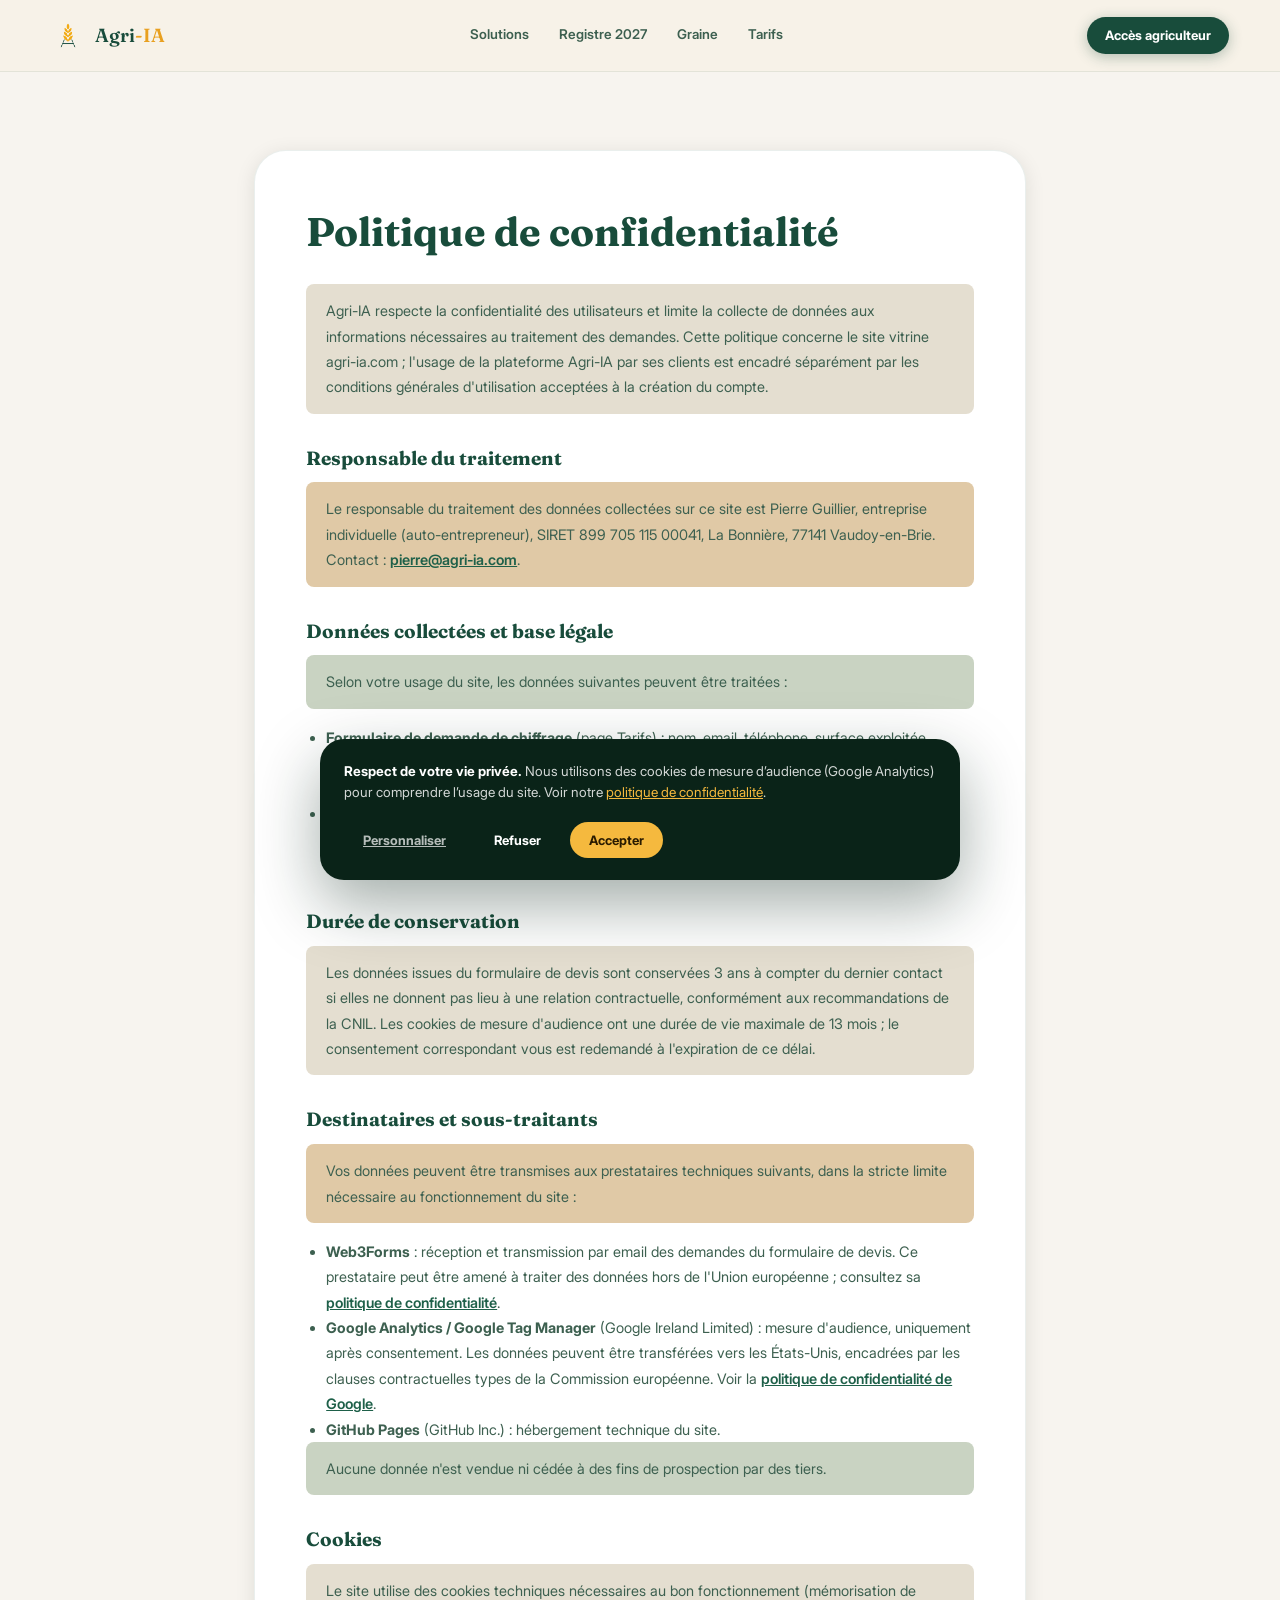
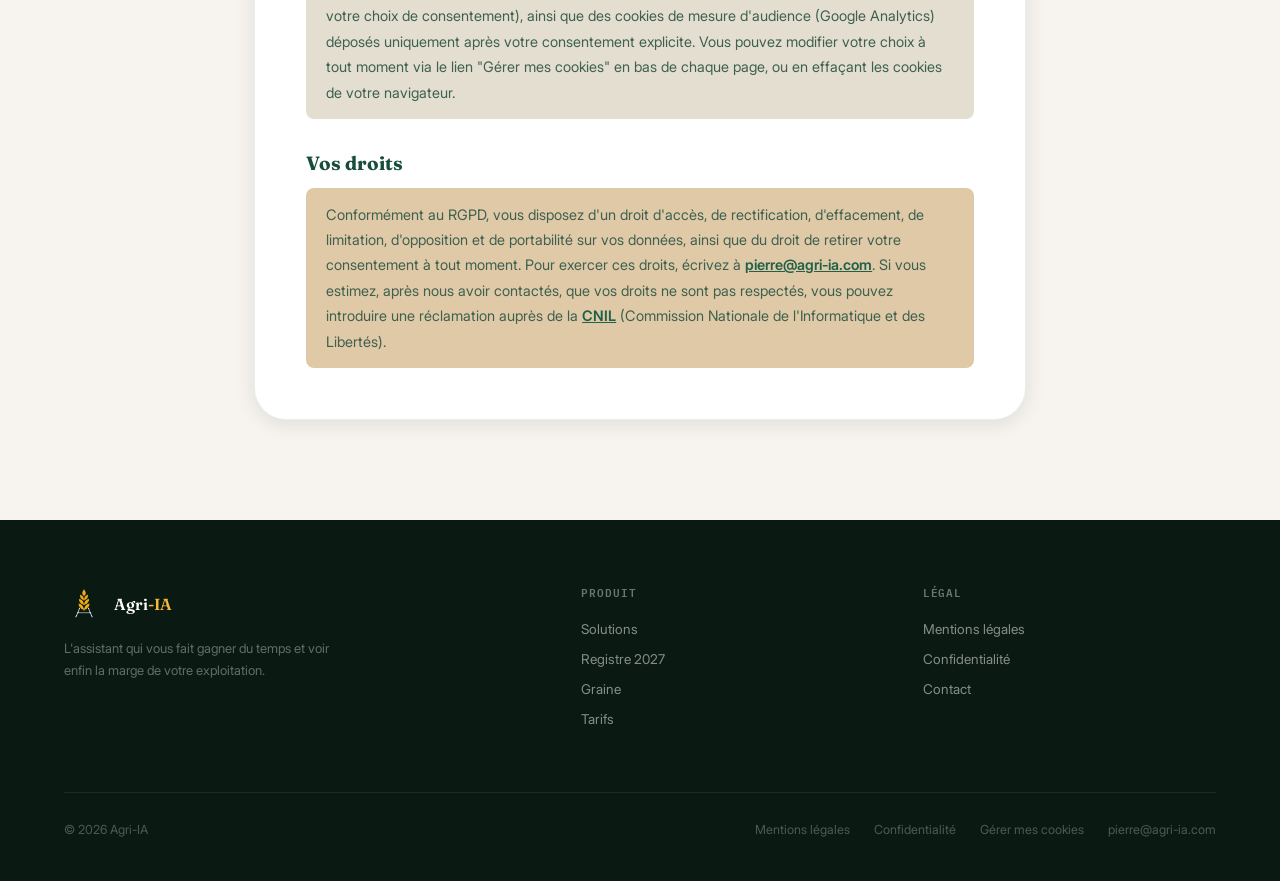
<file: confidentialite.html>
<!DOCTYPE html>
<html lang="fr">
<head>
<meta charset="UTF-8">
<meta name="viewport" content="width=device-width, initial-scale=1.0">
<title>Politique de confidentialité | Agri-IA</title>
<meta name="description" content="Politique de confidentialité et de protection des données personnelles de la plateforme Agri-IA.">
<meta name="robots" content="noindex, follow">
<link rel="canonical" href="https://agri-ia.com/confidentialite.html">
<meta property="og:type" content="website">
<meta property="og:site_name" content="Agri-IA">
<meta property="og:locale" content="fr_FR">
<meta property="og:title" content="Politique de confidentialité | Agri-IA">
<meta property="og:description" content="Politique de confidentialité et de protection des données personnelles de la plateforme Agri-IA.">
<meta property="og:url" content="https://agri-ia.com/confidentialite.html">
<meta property="og:image" content="https://agri-ia.com/logo-agri-ia.png">
<meta property="og:image:width" content="500">
<meta property="og:image:height" content="500">
<meta name="twitter:card" content="summary_large_image">
<meta name="twitter:title" content="Politique de confidentialité | Agri-IA">
<meta name="twitter:description" content="Politique de confidentialité et de protection des données personnelles de la plateforme Agri-IA.">
<meta name="twitter:image" content="https://agri-ia.com/logo-agri-ia.png">
<script type="application/ld+json">{"@context": "https://schema.org", "@type": "Organization", "name": "Agri-IA", "url": "https://agri-ia.com/", "logo": "https://agri-ia.com/logo-agri-ia.png", "description": "Agri-IA centralise la gestion d'une exploitation agricole française avec l'assistant vocal Graine.", "email": "pierre@agri-ia.com"}</script>
<script type="application/ld+json">{"@context":"https://schema.org","@type":"BreadcrumbList","itemListElement":[{"@type":"ListItem","position":1,"name":"Accueil","item":"https://agri-ia.com/"},{"@type":"ListItem","position":2,"name":"Confidentialité","item":"https://agri-ia.com/confidentialite.html"}]}</script>
<link rel="preconnect" href="https://fonts.googleapis.com">
<link rel="preconnect" href="https://fonts.gstatic.com" crossorigin>
<link href="https://fonts.googleapis.com/css2?family=Fraunces:WONK,opsz,wght@0,9..144,500;0,9..144,600;0,9..144,700&family=Inter:wght@400;500;600;700;800&family=IBM+Plex+Mono:wght@500;600&display=swap" rel="stylesheet">
<!-- Google Tag Manager : dépôt de cookies soumis au consentement (voir bannière RGPD) -->
<script>
window.dataLayer = window.dataLayer || [];
function gtag(){dataLayer.push(arguments);}
gtag('consent', 'default', {'analytics_storage':'denied','ad_storage':'denied'});
</script>
<!-- Google Tag Manager -->
<script>(function(w,d,s,l,i){w[l]=w[l]||[];w[l].push({'gtm.start':
new Date().getTime(),event:'gtm.js'});var f=d.getElementsByTagName(s)[0],
j=d.createElement(s),dl=l!='dataLayer'?'&l='+l:'';j.async=true;j.src=
'https://www.googletagmanager.com/gtm.js?id='+i+dl;f.parentNode.insertBefore(j,f);
})(window,document,'script','dataLayer','GTM-NQP4MH62');</script>
<!-- End Google Tag Manager -->
<link rel="icon" type="image/png" sizes="32x32" href="favicon-32x32.png">
<link rel="icon" type="image/png" sizes="16x16" href="favicon-16x16.png">
<link rel="apple-touch-icon" href="apple-touch-icon.png">
<link rel="manifest" href="site.webmanifest">
<meta name="theme-color" content="#184C3B">
<link rel="stylesheet" href="theme.css">
</head>
<body>
<!-- Google Tag Manager (noscript) -->
<noscript><iframe src="https://www.googletagmanager.com/ns.html?id=GTM-NQP4MH62" height="0" width="0" style="display:none;visibility:hidden"></iframe></noscript>
<!-- End Google Tag Manager (noscript) -->
<header class="gr-header" id="gr-header">
  <a href="index.html" class="gr-logo">
    <img src="logo-agri-ia.png" width="500" height="500" alt="Agri-IA">
    <span class="gr-logo-name">Agri<span>-IA</span></span>
  </a>
  <nav class="gr-nav">
    <a href="solutions.html">Solutions</a>
<a href="conformite.html">Registre 2027</a>
<a href="graine.html">Graine</a>
<a href="tarifs.html">Tarifs</a>
  </nav>
  <button class="gr-menu-btn" id="gr-menu-btn" aria-label="Menu" aria-expanded="false" aria-controls="gr-mob-nav"><span></span><span></span><span></span></button>
  <div class="gr-header-actions">
    <a href="https://login.agri-ia.com/login" class="gr-btn gr-btn--primary gr-btn--sm" target="_blank" rel="noopener">Accès agriculteur</a>
  </div>
</header>
<div class="gr-mob-nav" id="gr-mob-nav">
    <a href="solutions.html">Solutions</a>
<a href="conformite.html">Registre 2027</a>
<a href="graine.html">Graine</a>
<a href="tarifs.html">Tarifs</a>
  </div>

<main class="gr-simple-main">
  <div class="gr-simple-card">
    <h1>Politique de confidentialité</h1>
    <p class="gr-callout">Agri-IA respecte la confidentialité des utilisateurs et limite la collecte de données aux informations nécessaires au traitement des demandes. Cette politique concerne le site vitrine agri-ia.com ; l'usage de la plateforme Agri-IA par ses clients est encadré séparément par les conditions générales d'utilisation acceptées à la création du compte.</p>

    <h2>Responsable du traitement</h2>
    <p class="gr-callout gr-callout--c2">Le responsable du traitement des données collectées sur ce site est Pierre Guillier, entreprise individuelle (auto-entrepreneur), SIRET 899 705 115 00041, La Bonnière, 77141 Vaudoy-en-Brie. Contact : <a href="mailto:pierre@agri-ia.com">pierre@agri-ia.com</a>.</p>

    <h2>Données collectées et base légale</h2>
    <p class="gr-callout gr-callout--c3">Selon votre usage du site, les données suivantes peuvent être traitées :</p>
    <ul>
      <li><strong>Formulaire de demande de chiffrage</strong> (page Tarifs) : nom, email, téléphone, surface exploitée, cultures principales, besoins exprimés. Base légale : mesures précontractuelles prises à votre demande (article 6.1.b du RGPD), pour vous répondre et préparer un devis.</li>
      <li><strong>Cookies de mesure d'audience</strong> (Google Analytics, via Google Tag Manager) : pages visitées, provenance du trafic, type d'appareil. Base légale : votre consentement (article 6.1.a du RGPD), recueilli via la bannière affichée lors de votre première visite.</li>
    </ul>

    <h2>Durée de conservation</h2>
    <p class="gr-callout">Les données issues du formulaire de devis sont conservées 3 ans à compter du dernier contact si elles ne donnent pas lieu à une relation contractuelle, conformément aux recommandations de la CNIL. Les cookies de mesure d'audience ont une durée de vie maximale de 13 mois ; le consentement correspondant vous est redemandé à l'expiration de ce délai.</p>

    <h2>Destinataires et sous-traitants</h2>
    <p class="gr-callout gr-callout--c2">Vos données peuvent être transmises aux prestataires techniques suivants, dans la stricte limite nécessaire au fonctionnement du site :</p>
    <ul>
      <li><strong>Web3Forms</strong> : réception et transmission par email des demandes du formulaire de devis. Ce prestataire peut être amené à traiter des données hors de l'Union européenne ; consultez sa <a href="https://web3forms.com/privacy" target="_blank" rel="noopener">politique de confidentialité</a>.</li>
      <li><strong>Google Analytics / Google Tag Manager</strong> (Google Ireland Limited) : mesure d'audience, uniquement après consentement. Les données peuvent être transférées vers les États-Unis, encadrées par les clauses contractuelles types de la Commission européenne. Voir la <a href="https://policies.google.com/privacy" target="_blank" rel="noopener">politique de confidentialité de Google</a>.</li>
      <li><strong>GitHub Pages</strong> (GitHub Inc.) : hébergement technique du site.</li>
    </ul>
    <p class="gr-callout gr-callout--c3">Aucune donnée n'est vendue ni cédée à des fins de prospection par des tiers.</p>

    <h2>Cookies</h2>
    <p class="gr-callout">Le site utilise des cookies techniques nécessaires au bon fonctionnement (mémorisation de votre choix de consentement), ainsi que des cookies de mesure d'audience (Google Analytics) déposés uniquement après votre consentement explicite. Vous pouvez modifier votre choix à tout moment via le lien "Gérer mes cookies" en bas de chaque page, ou en effaçant les cookies de votre navigateur.</p>

    <h2>Vos droits</h2>
    <p class="gr-callout gr-callout--c2">Conformément au RGPD, vous disposez d'un droit d'accès, de rectification, d'effacement, de limitation, d'opposition et de portabilité sur vos données, ainsi que du droit de retirer votre consentement à tout moment. Pour exercer ces droits, écrivez à <a href="mailto:pierre@agri-ia.com">pierre@agri-ia.com</a>. Si vous estimez, après nous avoir contactés, que vos droits ne sont pas respectés, vous pouvez introduire une réclamation auprès de la <a href="https://www.cnil.fr/fr/plaintes" target="_blank" rel="noopener">CNIL</a> (Commission Nationale de l'Informatique et des Libertés).</p>
  </div>
</main>
<footer class="gr-footer">
  <div class="gr-footer-top">
    <div>
      <a href="index.html" class="gr-footer-brand">
        <img src="logo-agri-ia-footer.png" width="500" height="500" alt="Agri-IA">
        <span>Agri<em>-IA</em></span>
      </a>
      <p class="gr-footer-desc">L'assistant qui vous fait gagner du temps et voir enfin la marge de votre exploitation.</p>
    </div>
    <div class="gr-footer-col"><h4>Produit</h4>
      <a href="solutions.html">Solutions</a>
      <a href="conformite.html">Registre 2027</a>
      <a href="graine.html">Graine</a>
      <a href="tarifs.html">Tarifs</a>
    </div>
    <div class="gr-footer-col"><h4>Légal</h4>
      <a href="mentions-legales.html">Mentions légales</a>
      <a href="confidentialite.html">Confidentialité</a>
      <a href="mailto:pierre@agri-ia.com?subject=Demande%20d%27information%20Agri-IA">Contact</a>
    </div>
  </div>
  <div class="gr-footer-bottom">
    <span>© 2026 Agri-IA</span>
    <div class="gr-footer-links">
      <a href="mentions-legales.html">Mentions légales</a>
      <a href="confidentialite.html">Confidentialité</a>
      <a href="#" onclick="grConsentOpen();return false;">Gérer mes cookies</a>
      <a href="mailto:pierre@agri-ia.com?subject=Demande%20d%27information%20Agri-IA">pierre@agri-ia.com</a>
    </div>
  </div>
</footer>
<div class="gr-mob-cta"><a href="https://login.agri-ia.com/login" target="_blank" rel="noopener">Essayer gratuitement →</a></div>
<script src="main.js"></script>

<div class="gr-consent" id="gr-consent">
  <div class="gr-consent-text"><strong>Respect de votre vie privée.</strong> Nous utilisons des cookies de mesure d’audience (Google Analytics) pour comprendre l’usage du site. Voir notre <a href="confidentialite.html">politique de confidentialité</a>.</div>
  <div class="gr-consent-actions">
    <button class="gr-consent-link" onclick="grConsentToggleDetail()">Personnaliser</button>
    <button class="gr-consent-refuse" onclick="grConsent(false)">Refuser</button>
    <button class="gr-consent-accept" onclick="grConsent(true)">Accepter</button>
  </div>
  <div class="gr-consent-detail" id="gr-consent-detail">
    <div class="gr-consent-row">
      <div class="gr-consent-row-text"><strong>Cookies strictement nécessaires</strong><span>Mémorisation de votre choix de consentement. Toujours actifs.</span></div>
      <label class="gr-toggle"><input type="checkbox" checked disabled><span class="gr-toggle-slider"></span></label>
    </div>
    <div class="gr-consent-row">
      <div class="gr-consent-row-text"><strong>Mesure d'audience (Google Analytics)</strong><span>Nous aide à comprendre la fréquentation du site.</span></div>
      <label class="gr-toggle"><input type="checkbox" id="gr-consent-analytics"><span class="gr-toggle-slider"></span></label>
    </div>
    <div class="gr-consent-actions gr-consent-save">
      <button class="gr-consent-accept" onclick="grConsentSave()">Enregistrer mes choix</button>
    </div>
  </div>
</div>
<script>
(function(){
  var saved=localStorage.getItem('gr_consent');
  var toggle=document.getElementById('gr-consent-analytics');
  if(saved==='granted'){gtag('consent','update',{'analytics_storage':'granted'});if(toggle)toggle.checked=true;}
  else if(!saved){document.getElementById('gr-consent').classList.add('is-visible');}
})();
function grConsentToggleDetail(){
  document.getElementById('gr-consent-detail').classList.toggle('is-open');
}
function grConsent(granted){
  localStorage.setItem('gr_consent', granted?'granted':'denied');
  gtag('consent','update',{'analytics_storage':granted?'granted':'denied'});
  document.getElementById('gr-consent').classList.remove('is-visible');
  document.getElementById('gr-consent-detail').classList.remove('is-open');
}
function grConsentSave(){
  grConsent(document.getElementById('gr-consent-analytics').checked);
}
function grConsentOpen(){
  var saved=localStorage.getItem('gr_consent');
  var toggle=document.getElementById('gr-consent-analytics');
  if(toggle) toggle.checked=(saved==='granted');
  document.getElementById('gr-consent').classList.add('is-visible');
}
</script>
</body>
</html>
</file>
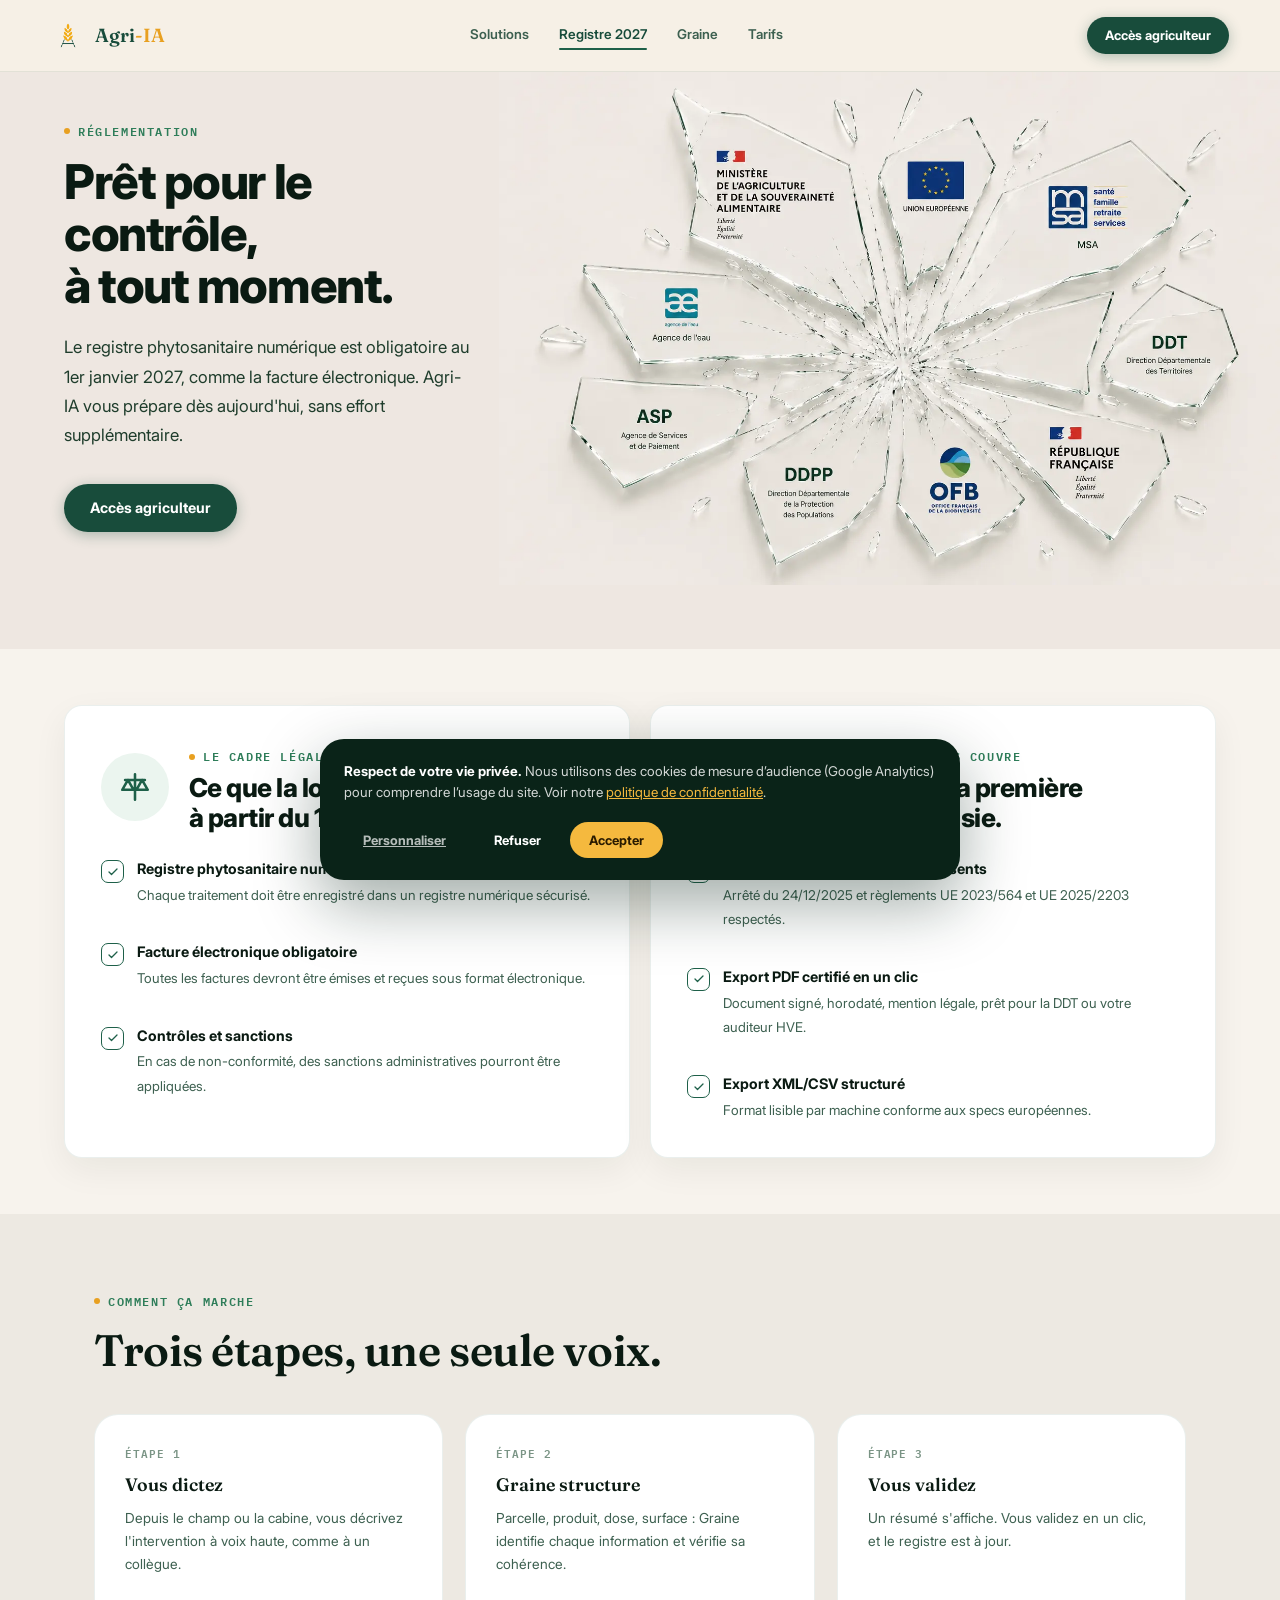
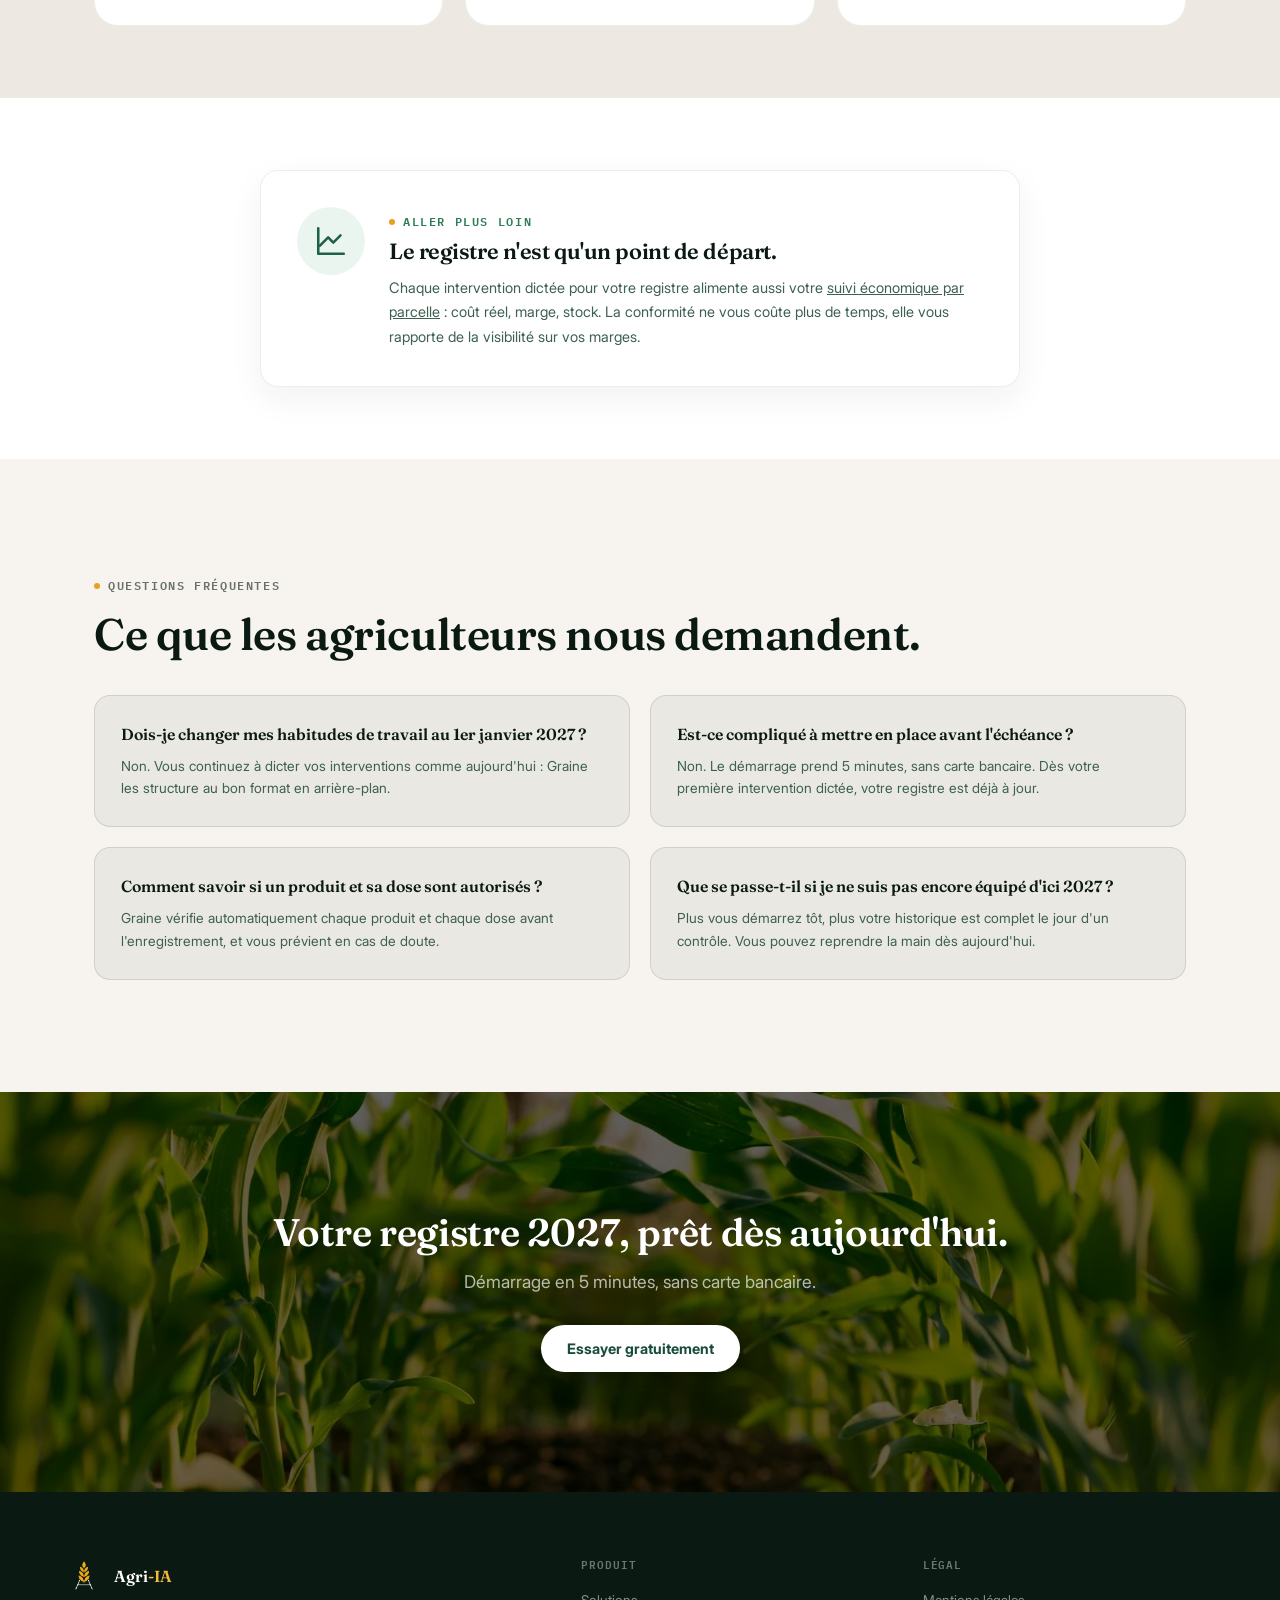
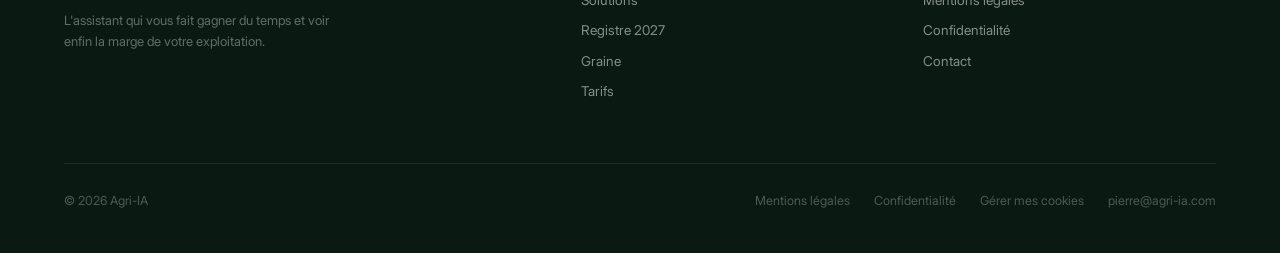
<file: conformite.html>
<!DOCTYPE html>
<html lang="fr">
<head>
<meta charset="UTF-8">
<meta name="viewport" content="width=device-width, initial-scale=1.0">
<title>Registre phytosanitaire 2027 : soyez prêt avec Agri-IA</title>
<meta name="description" content="Le registre devient numérique en 2027. Avec Graine, vous dictez votre intervention, le registre se met à jour tout seul. Essai gratuit, sans carte bancaire.">
<meta name="robots" content="index, follow">
<link rel="canonical" href="https://agri-ia.com/conformite.html">
<meta property="og:type" content="website">
<meta property="og:site_name" content="Agri-IA">
<meta property="og:locale" content="fr_FR">
<meta property="og:title" content="Registre phytosanitaire 2027 : soyez prêt avec Agri-IA">
<meta property="og:description" content="Le registre devient numérique en 2027. Avec Graine, vous dictez votre intervention, le registre se met à jour tout seul. Essai gratuit, sans carte bancaire.">
<meta property="og:url" content="https://agri-ia.com/conformite.html">
<meta property="og:image" content="https://agri-ia.com/conformite-verre-hero.webp">
<meta property="og:image:width" content="1536">
<meta property="og:image:height" content="1024">
<meta name="twitter:card" content="summary_large_image">
<meta name="twitter:title" content="Registre phytosanitaire 2027 : soyez prêt avec Agri-IA">
<meta name="twitter:description" content="Le registre devient numérique en 2027. Avec Graine, vous dictez votre intervention, le registre se met à jour tout seul. Essai gratuit, sans carte bancaire.">
<meta name="twitter:image" content="https://agri-ia.com/conformite-verre-hero.webp">
<script type="application/ld+json">{"@context": "https://schema.org", "@type": "Organization", "name": "Agri-IA", "url": "https://agri-ia.com/", "logo": "https://agri-ia.com/logo-agri-ia.png", "description": "Agri-IA centralise la gestion d'une exploitation agricole française avec l'assistant vocal Graine.", "email": "pierre@agri-ia.com"}</script>
<script type="application/ld+json">{"@context":"https://schema.org","@type":"BreadcrumbList","itemListElement":[{"@type":"ListItem","position":1,"name":"Accueil","item":"https://agri-ia.com/"},{"@type":"ListItem","position":2,"name":"Registre 2027","item":"https://agri-ia.com/conformite.html"}]}</script>
<script type="application/ld+json">{"@context": "https://schema.org", "@type": "FAQPage", "mainEntity": [
{"@type": "Question", "name": "Dois-je changer mes habitudes de travail au 1er janvier 2027 ?", "acceptedAnswer": {"@type": "Answer", "text": "Non. Vous continuez à dicter vos interventions comme aujourd'hui : Graine les structure au bon format en arrière-plan."}},
{"@type": "Question", "name": "Est-ce compliqué à mettre en place avant l'échéance ?", "acceptedAnswer": {"@type": "Answer", "text": "Non. Le démarrage prend 5 minutes, sans carte bancaire. Dès votre première intervention dictée, votre registre est déjà à jour."}},
{"@type": "Question", "name": "Comment savoir si un produit et sa dose sont autorisés ?", "acceptedAnswer": {"@type": "Answer", "text": "Graine vérifie automatiquement chaque produit et chaque dose avant l'enregistrement, et vous prévient en cas de doute."}},
{"@type": "Question", "name": "Que se passe-t-il si je ne suis pas encore équipé d'ici 2027 ?", "acceptedAnswer": {"@type": "Answer", "text": "Plus vous démarrez tôt, plus votre historique est complet le jour d'un contrôle. Vous pouvez reprendre la main dès aujourd'hui."}}
]}</script>
<link rel="preconnect" href="https://fonts.googleapis.com">
<link rel="preconnect" href="https://fonts.gstatic.com" crossorigin>
<link href="https://fonts.googleapis.com/css2?family=Fraunces:WONK,opsz,wght@0,9..144,500;0,9..144,600;0,9..144,700&family=Inter:wght@400;500;600;700;800&family=IBM+Plex+Mono:wght@500;600&display=swap" rel="stylesheet">
<!-- Google Tag Manager : dépôt de cookies soumis au consentement (voir bannière RGPD) -->
<script>
window.dataLayer = window.dataLayer || [];
function gtag(){dataLayer.push(arguments);}
gtag('consent', 'default', {'analytics_storage':'denied','ad_storage':'denied'});
</script>
<!-- Google Tag Manager -->
<script>(function(w,d,s,l,i){w[l]=w[l]||[];w[l].push({'gtm.start':
new Date().getTime(),event:'gtm.js'});var f=d.getElementsByTagName(s)[0],
j=d.createElement(s),dl=l!='dataLayer'?'&l='+l:'';j.async=true;j.src=
'https://www.googletagmanager.com/gtm.js?id='+i+dl;f.parentNode.insertBefore(j,f);
})(window,document,'script','dataLayer','GTM-NQP4MH62');</script>
<!-- End Google Tag Manager -->
<link rel="icon" type="image/png" sizes="32x32" href="favicon-32x32.png">
<link rel="icon" type="image/png" sizes="16x16" href="favicon-16x16.png">
<link rel="apple-touch-icon" href="apple-touch-icon.png">
<link rel="manifest" href="site.webmanifest">
<meta name="theme-color" content="#184C3B">
<link rel="stylesheet" href="theme.css">
<style>
/* Section conformité 2027 : restauration de l'ancienne mise en page (police, couleurs, fondu) */
.cf-hero{--hero-bg:#eee7e1;min-height:560px;display:grid;grid-template-columns:39% 61%;align-items:center;padding:64px 0;background:var(--hero-bg);overflow:hidden;}
.cf-hero-copy{padding-left:clamp(24px,5vw,72px);padding-right:28px;}
.cf-hero-copy .gr-eyebrow{color:var(--g4);}
.cf-hero-copy h1{font-family:var(--font-body);font-weight:800;letter-spacing:-.03em;font-size:clamp(2rem,4vw,3rem);line-height:1.08;color:var(--t1);margin-bottom:22px;}
.cf-hero-copy p{color:var(--t2);font-size:17px;line-height:1.72;margin-bottom:34px;max-width:520px;}
.cf-hero-visual{height:100%;min-height:420px;display:flex;align-items:center;justify-content:flex-end;background:var(--hero-bg);}
.cf-hero-visual img{width:100%;height:100%;object-fit:contain;object-position:center right;display:block;}
.cf-cards{background:#f7f3ed;padding:56px clamp(20px,5vw,72px);}
.cf-grid2{display:grid;grid-template-columns:repeat(2,1fr);gap:20px;max-width:var(--wrap);margin:0 auto;align-items:stretch;}
.cf-panel{background:#fff;border:1px solid var(--border);border-radius:18px;padding:36px;box-shadow:0 12px 34px rgba(10,26,18,.06);}
.cf-panel-head{display:flex;align-items:center;gap:20px;margin-bottom:26px;}
.cf-panel-icon{width:68px;height:68px;border-radius:50%;background:var(--g8);display:flex;align-items:center;justify-content:center;flex-shrink:0;}
.cf-panel-icon svg{width:34px;height:34px;stroke:var(--g3);fill:none;stroke-width:1.8;stroke-linecap:round;stroke-linejoin:round;}
.cf-panel h2{font-family:var(--font-body);font-weight:800;letter-spacing:-.02em;font-size:26px;line-height:1.14;color:var(--t1);}
.cf-panel .gr-eyebrow{margin-bottom:8px;}
.cf-panel .gr-check-item{margin-bottom:20px;}
.cf-panel .gr-check-item:last-child{margin-bottom:0;}
.cf-panel .gr-check-icon{background:#fff;border:1.5px solid var(--g3);}
@media (max-width:860px){
  .cf-hero{grid-template-columns:1fr;padding-top:118px;}
  .cf-hero-copy{padding:0 20px 32px;}
  .cf-hero-visual{min-height:280px;justify-content:center;order:-1;}
  .cf-grid2{grid-template-columns:1fr;}
}
</style>
</head>
<body>
<!-- Google Tag Manager (noscript) -->
<noscript><iframe src="https://www.googletagmanager.com/ns.html?id=GTM-NQP4MH62" height="0" width="0" style="display:none;visibility:hidden"></iframe></noscript>
<!-- End Google Tag Manager (noscript) -->
<header class="gr-header" id="gr-header">
  <a href="index.html" class="gr-logo">
    <img src="logo-agri-ia.png" width="500" height="500" alt="Agri-IA">
    <span class="gr-logo-name">Agri<span>-IA</span></span>
  </a>
  <nav class="gr-nav">
    <a href="solutions.html">Solutions</a>
<a href="conformite.html" class="is-active">Registre 2027</a>
<a href="graine.html">Graine</a>
<a href="tarifs.html">Tarifs</a>
  </nav>
  <button class="gr-menu-btn" id="gr-menu-btn" aria-label="Menu" aria-expanded="false" aria-controls="gr-mob-nav"><span></span><span></span><span></span></button>
  <div class="gr-header-actions">
    <a href="https://login.agri-ia.com/login" class="gr-btn gr-btn--primary gr-btn--sm" target="_blank" rel="noopener">Accès agriculteur</a>
  </div>
</header>
<div class="gr-mob-nav" id="gr-mob-nav">
    <a href="solutions.html">Solutions</a>
<a href="conformite.html" class="is-active">Registre 2027</a>
<a href="graine.html">Graine</a>
<a href="tarifs.html">Tarifs</a>
  </div>

<section class="cf-hero">
  <div class="cf-hero-copy">
    <div class="gr-eyebrow"><span class="gr-eyebrow-dot"></span>Réglementation</div>
    <h1>Prêt pour le contrôle,<br>à tout moment.</h1>
    <p>Le registre phytosanitaire numérique est obligatoire au 1er janvier 2027, comme la facture électronique. Agri-IA vous prépare dès aujourd'hui, sans effort supplémentaire.</p>
    <div class="gr-btn-row">
      <a href="https://login.agri-ia.com/login" class="gr-btn gr-btn--primary" target="_blank" rel="noopener">Accès agriculteur</a>
    </div>
  </div>
  <div class="cf-hero-visual">
    <img src="conformite-verre-hero.webp" width="1536" height="1024" alt="Organismes publics agricoles représentés sur du verre éclaté" fetchpriority="high">
  </div>
</section>

<section class="cf-cards">
  <div class="cf-grid2">
    <div class="cf-panel gr-reveal">
      <div class="cf-panel-head">
        <div class="cf-panel-icon"><svg viewBox="0 0 24 24"><path d="M12 3v18M5 7h14M7 7l-4 7h8L7 7zm10 0l-4 7h8l-4-7z"/></svg></div>
        <div>
          <div class="gr-eyebrow"><span class="gr-eyebrow-dot"></span>Le cadre légal</div>
          <h2>Ce que la loi impose<br>à partir du 1er janvier 2027.</h2>
        </div>
      </div>
      <div class="gr-check-list">
        <div class="gr-check-item">
          <div class="gr-check-icon"><svg viewBox="0 0 24 24"><path d="M20 6L9 17l-5-5"/></svg></div>
          <div class="gr-check-text"><strong>Registre phytosanitaire numérique obligatoire</strong><span>Chaque traitement doit être enregistré dans un registre numérique sécurisé.</span></div>
        </div>
        <div class="gr-check-item">
          <div class="gr-check-icon"><svg viewBox="0 0 24 24"><path d="M20 6L9 17l-5-5"/></svg></div>
          <div class="gr-check-text"><strong>Facture électronique obligatoire</strong><span>Toutes les factures devront être émises et reçues sous format électronique.</span></div>
        </div>
        <div class="gr-check-item">
          <div class="gr-check-icon"><svg viewBox="0 0 24 24"><path d="M20 6L9 17l-5-5"/></svg></div>
          <div class="gr-check-text"><strong>Contrôles et sanctions</strong><span>En cas de non-conformité, des sanctions administratives pourront être appliquées.</span></div>
        </div>
      </div>
    </div>
    <div class="cf-panel gr-reveal gr-reveal--d1">
      <div class="cf-panel-head">
        <div class="cf-panel-icon"><svg viewBox="0 0 24 24"><path d="M12 22s8-4 8-10V5l-8-3-8 3v7c0 6 8 10 8 10z"/><path d="M9 12l2 2 4-4"/></svg></div>
        <div>
          <div class="gr-eyebrow"><span class="gr-eyebrow-dot"></span>Comment Agri-IA vous couvre</div>
          <h2>Conforme dès la première<br>intervention saisie.</h2>
        </div>
      </div>
      <div class="gr-check-list">
        <div class="gr-check-item">
          <div class="gr-check-icon"><svg viewBox="0 0 24 24"><path d="M20 6L9 17l-5-5"/></svg></div>
          <div class="gr-check-text"><strong>Tous les champs obligatoires présents</strong><span>Arrêté du 24/12/2025 et règlements UE 2023/564 et UE 2025/2203 respectés.</span></div>
        </div>
        <div class="gr-check-item">
          <div class="gr-check-icon"><svg viewBox="0 0 24 24"><path d="M20 6L9 17l-5-5"/></svg></div>
          <div class="gr-check-text"><strong>Export PDF certifié en un clic</strong><span>Document signé, horodaté, mention légale, prêt pour la DDT ou votre auditeur HVE.</span></div>
        </div>
        <div class="gr-check-item">
          <div class="gr-check-icon"><svg viewBox="0 0 24 24"><path d="M20 6L9 17l-5-5"/></svg></div>
          <div class="gr-check-text"><strong>Export XML/CSV structuré</strong><span>Format lisible par machine conforme aux specs européennes.</span></div>
        </div>
      </div>
    </div>
  </div>
</section>

<section class="gr-bg-tint">
  <div class="gr-section gr-section--tight">
    <div class="gr-eyebrow gr-reveal"><span class="gr-eyebrow-dot"></span>Comment ça marche</div>
    <h2 class="gr-h2 gr-reveal gr-reveal--d1" style="margin-bottom:40px;">Trois étapes, une seule voix.</h2>
    <div class="gr-grid-3">
      <div class="gr-card gr-reveal">
        <div class="gr-card-tag">Étape 1</div>
        <h3>Vous dictez</h3>
        <p>Depuis le champ ou la cabine, vous décrivez l'intervention à voix haute, comme à un collègue.</p>
      </div>
      <div class="gr-card gr-reveal gr-reveal--d1">
        <div class="gr-card-tag">Étape 2</div>
        <h3>Graine structure</h3>
        <p>Parcelle, produit, dose, surface : Graine identifie chaque information et vérifie sa cohérence.</p>
      </div>
      <div class="gr-card gr-reveal gr-reveal--d2">
        <div class="gr-card-tag">Étape 3</div>
        <h3>Vous validez</h3>
        <p>Un résumé s'affiche. Vous validez en un clic, et le registre est à jour.</p>
      </div>
    </div>
  </div>
</section>

<section class="gr-bg-paper">
  <div class="gr-section gr-section--tight">
    <div class="cf-panel gr-reveal" style="max-width:760px;margin:0 auto;display:flex;align-items:flex-start;gap:24px;">
      <div class="cf-panel-icon" style="flex-shrink:0;"><svg viewBox="0 0 24 24"><path d="M3 3v18h18"/><path d="M18.7 8l-5.1 5.1-3.6-3.6L4 15.5"/></svg></div>
      <div>
        <div class="gr-eyebrow" style="margin-bottom:8px;"><span class="gr-eyebrow-dot"></span>Aller plus loin</div>
        <h2 style="font-family:var(--font-display);font-weight:600;font-size:22px;line-height:1.25;color:var(--t1);margin-bottom:10px;">Le registre n'est qu'un point de départ.</h2>
        <p style="color:var(--t3);font-size:14.5px;line-height:1.7;">Chaque intervention dictée pour votre registre alimente aussi votre <a href="solutions.html">suivi économique par parcelle</a> : coût réel, marge, stock. La conformité ne vous coûte plus de temps, elle vous rapporte de la visibilité sur vos marges.</p>
      </div>
    </div>
  </div>
</section>

<section class="gr-bg-dark">
  <div class="gr-section">
    <div class="gr-eyebrow gr-eyebrow--onlight gr-reveal"><span class="gr-eyebrow-dot"></span>Questions fréquentes</div>
    <h2 class="gr-h2 gr-on-dark gr-reveal gr-reveal--d1">Ce que les agriculteurs nous demandent.</h2>
    <div class="gr-faq-grid" style="margin-top:36px;">
      <div class="gr-faq-item gr-reveal">
        <h3>Dois-je changer mes habitudes de travail au 1er janvier 2027 ?</h3>
        <p>Non. Vous continuez à dicter vos interventions comme aujourd'hui : Graine les structure au bon format en arrière-plan.</p>
      </div>
      <div class="gr-faq-item gr-reveal gr-reveal--d1">
        <h3>Est-ce compliqué à mettre en place avant l'échéance ?</h3>
        <p>Non. Le démarrage prend 5 minutes, sans carte bancaire. Dès votre première intervention dictée, votre registre est déjà à jour.</p>
      </div>
      <div class="gr-faq-item gr-reveal gr-reveal--d2">
        <h3>Comment savoir si un produit et sa dose sont autorisés ?</h3>
        <p>Graine vérifie automatiquement chaque produit et chaque dose avant l'enregistrement, et vous prévient en cas de doute.</p>
      </div>
      <div class="gr-faq-item gr-reveal gr-reveal--d3">
        <h3>Que se passe-t-il si je ne suis pas encore équipé d'ici 2027 ?</h3>
        <p>Plus vous démarrez tôt, plus votre historique est complet le jour d'un contrôle. Vous pouvez reprendre la main dès aujourd'hui.</p>
      </div>
    </div>
  </div>
</section>

<div class="gr-cta-photo">
  <img src="champ-agricole-coucher-soleil.webp" width="1800" height="1200" alt="Champ agricole au coucher du soleil" loading="lazy">
  <div class="gr-cta-photo-ov">
    <h2 class="gr-h2">Votre registre 2027, prêt dès aujourd'hui.</h2>
    <p class="gr-lead">Démarrage en 5 minutes, sans carte bancaire.</p>
    <div class="gr-btn-row" style="justify-content:center;">
      <a href="https://login.agri-ia.com/login" class="gr-btn gr-btn--white" target="_blank" rel="noopener">Essayer gratuitement</a>
    </div>
  </div>
</div>
<footer class="gr-footer">
  <div class="gr-footer-top">
    <div>
      <a href="index.html" class="gr-footer-brand">
        <img src="logo-agri-ia-footer.png" width="500" height="500" alt="Agri-IA">
        <span>Agri<em>-IA</em></span>
      </a>
      <p class="gr-footer-desc">L'assistant qui vous fait gagner du temps et voir enfin la marge de votre exploitation.</p>
    </div>
    <div class="gr-footer-col"><h4>Produit</h4>
      <a href="solutions.html">Solutions</a>
      <a href="conformite.html">Registre 2027</a>
      <a href="graine.html">Graine</a>
      <a href="tarifs.html">Tarifs</a>
    </div>
    <div class="gr-footer-col"><h4>Légal</h4>
      <a href="mentions-legales.html">Mentions légales</a>
      <a href="confidentialite.html">Confidentialité</a>
      <a href="mailto:pierre@agri-ia.com?subject=Demande%20d%27information%20Agri-IA">Contact</a>
    </div>
  </div>
  <div class="gr-footer-bottom">
    <span>© 2026 Agri-IA</span>
    <div class="gr-footer-links">
      <a href="mentions-legales.html">Mentions légales</a>
      <a href="confidentialite.html">Confidentialité</a>
      <a href="#" onclick="grConsentOpen();return false;">Gérer mes cookies</a>
      <a href="mailto:pierre@agri-ia.com?subject=Demande%20d%27information%20Agri-IA">pierre@agri-ia.com</a>
    </div>
  </div>
</footer>
<div class="gr-mob-cta"><a href="https://login.agri-ia.com/login" target="_blank" rel="noopener">Essayer gratuitement →</a></div>
<script src="main.js"></script>

<div class="gr-consent" id="gr-consent">
  <div class="gr-consent-text"><strong>Respect de votre vie privée.</strong> Nous utilisons des cookies de mesure d’audience (Google Analytics) pour comprendre l’usage du site. Voir notre <a href="confidentialite.html">politique de confidentialité</a>.</div>
  <div class="gr-consent-actions">
    <button class="gr-consent-link" onclick="grConsentToggleDetail()">Personnaliser</button>
    <button class="gr-consent-refuse" onclick="grConsent(false)">Refuser</button>
    <button class="gr-consent-accept" onclick="grConsent(true)">Accepter</button>
  </div>
  <div class="gr-consent-detail" id="gr-consent-detail">
    <div class="gr-consent-row">
      <div class="gr-consent-row-text"><strong>Cookies strictement nécessaires</strong><span>Mémorisation de votre choix de consentement. Toujours actifs.</span></div>
      <label class="gr-toggle"><input type="checkbox" checked disabled><span class="gr-toggle-slider"></span></label>
    </div>
    <div class="gr-consent-row">
      <div class="gr-consent-row-text"><strong>Mesure d'audience (Google Analytics)</strong><span>Nous aide à comprendre la fréquentation du site.</span></div>
      <label class="gr-toggle"><input type="checkbox" id="gr-consent-analytics"><span class="gr-toggle-slider"></span></label>
    </div>
    <div class="gr-consent-actions gr-consent-save">
      <button class="gr-consent-accept" onclick="grConsentSave()">Enregistrer mes choix</button>
    </div>
  </div>
</div>
<script>
(function(){
  var saved=localStorage.getItem('gr_consent');
  var toggle=document.getElementById('gr-consent-analytics');
  if(saved==='granted'){gtag('consent','update',{'analytics_storage':'granted'});if(toggle)toggle.checked=true;}
  else if(!saved){document.getElementById('gr-consent').classList.add('is-visible');}
})();
function grConsentToggleDetail(){
  document.getElementById('gr-consent-detail').classList.toggle('is-open');
}
function grConsent(granted){
  localStorage.setItem('gr_consent', granted?'granted':'denied');
  gtag('consent','update',{'analytics_storage':granted?'granted':'denied'});
  document.getElementById('gr-consent').classList.remove('is-visible');
  document.getElementById('gr-consent-detail').classList.remove('is-open');
}
function grConsentSave(){
  grConsent(document.getElementById('gr-consent-analytics').checked);
}
function grConsentOpen(){
  var saved=localStorage.getItem('gr_consent');
  var toggle=document.getElementById('gr-consent-analytics');
  if(toggle) toggle.checked=(saved==='granted');
  document.getElementById('gr-consent').classList.add('is-visible');
}
</script>
</body>
</html>
</file>
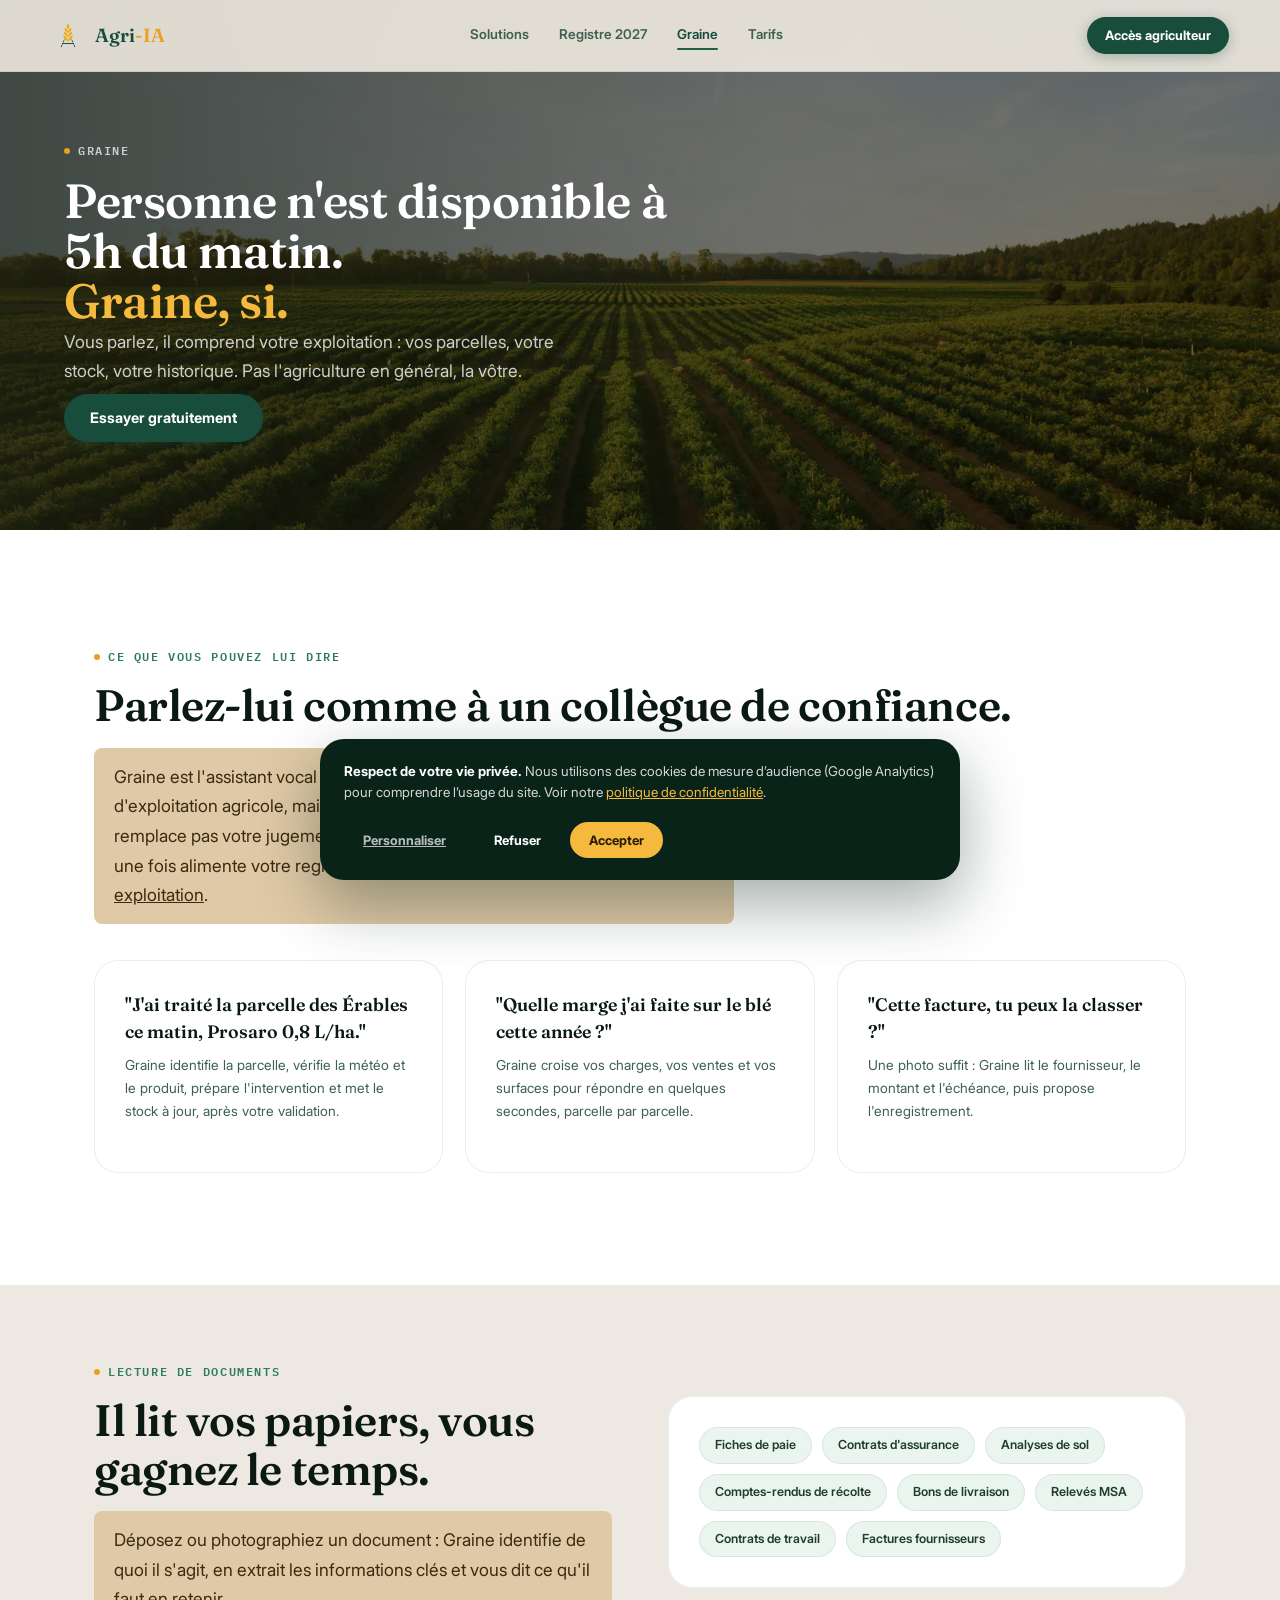
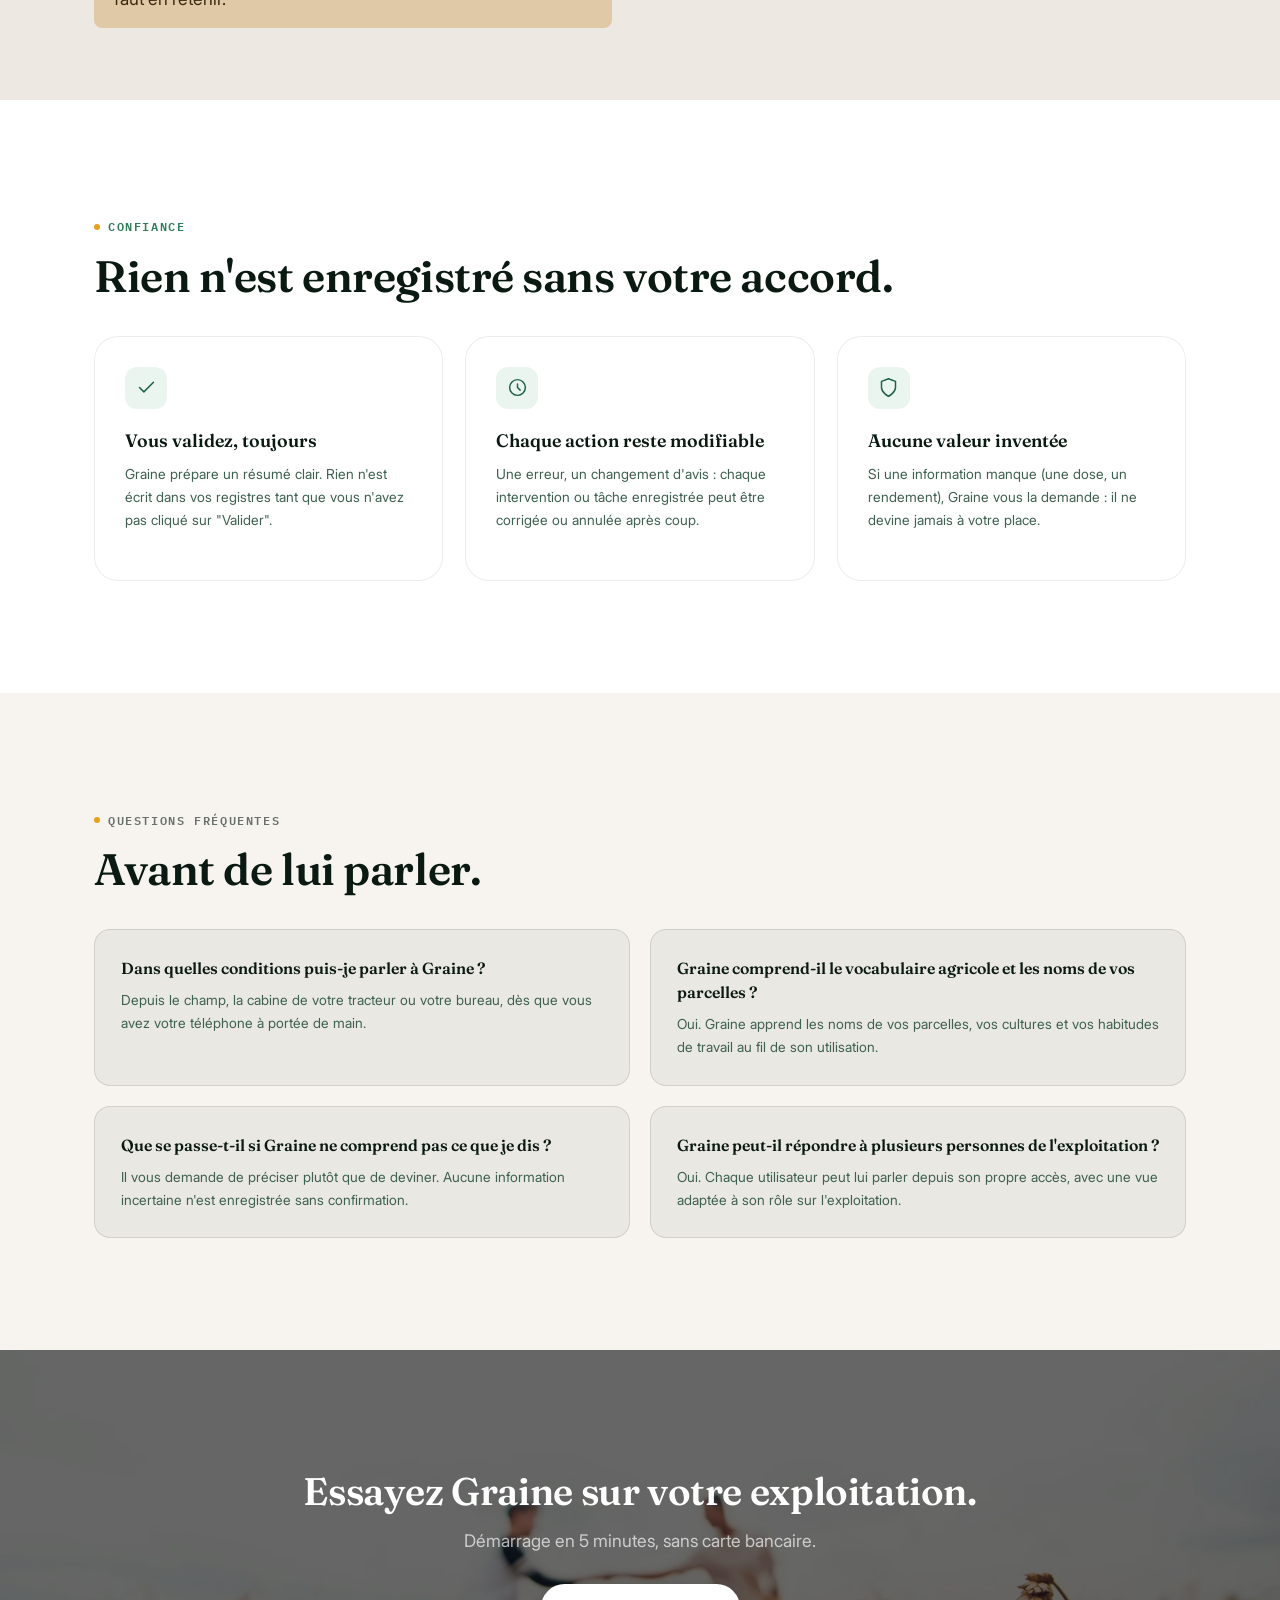
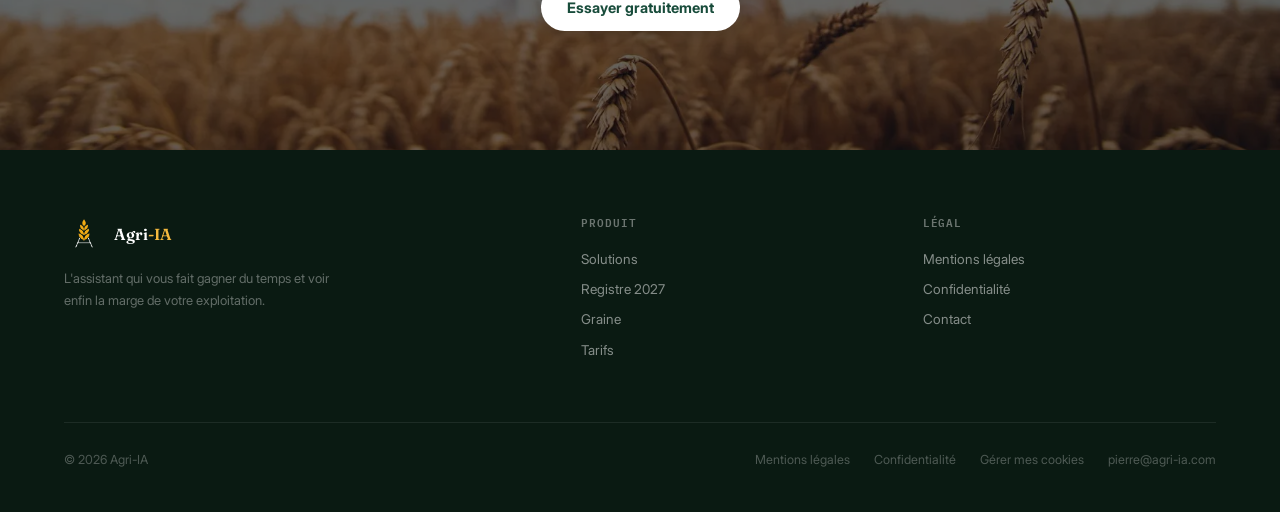
<file: graine.html>
<!DOCTYPE html>
<html lang="fr">
<head>
<meta charset="UTF-8">
<meta name="viewport" content="width=device-width, initial-scale=1.0">
<title>Graine : l'assistant vocal pour agriculteurs | Agri-IA</title>
<meta name="description" content="Graine est le copilote d'Agri-IA, disponible 24h/24. Il comprend votre exploitation, lit vos documents et répond par la voix, au champ comme au bureau.">
<meta name="robots" content="index, follow">
<link rel="canonical" href="https://agri-ia.com/graine.html">
<meta property="og:type" content="website">
<meta property="og:site_name" content="Agri-IA">
<meta property="og:locale" content="fr_FR">
<meta property="og:title" content="Graine : l'assistant vocal pour agriculteurs | Agri-IA">
<meta property="og:description" content="Graine est le copilote d'Agri-IA, disponible 24h/24. Il comprend votre exploitation, lit vos documents et répond par la voix, au champ comme au bureau.">
<meta property="og:url" content="https://agri-ia.com/graine.html">
<meta property="og:image" content="https://agri-ia.com/logo-graine-carre-vert.png">
<meta property="og:image:width" content="500">
<meta property="og:image:height" content="500">
<meta name="twitter:card" content="summary_large_image">
<meta name="twitter:title" content="Graine : l'assistant vocal pour agriculteurs | Agri-IA">
<meta name="twitter:description" content="Graine est le copilote d'Agri-IA, disponible 24h/24. Il comprend votre exploitation, lit vos documents et répond par la voix, au champ comme au bureau.">
<meta name="twitter:image" content="https://agri-ia.com/logo-graine-carre-vert.png">
<script type="application/ld+json">{"@context": "https://schema.org", "@type": "Organization", "name": "Agri-IA", "url": "https://agri-ia.com/", "logo": "https://agri-ia.com/logo-agri-ia.png", "description": "Agri-IA centralise la gestion d'une exploitation agricole française avec l'assistant vocal Graine.", "email": "pierre@agri-ia.com"}</script>
<script type="application/ld+json">{"@context":"https://schema.org","@type":"BreadcrumbList","itemListElement":[{"@type":"ListItem","position":1,"name":"Accueil","item":"https://agri-ia.com/"},{"@type":"ListItem","position":2,"name":"Graine","item":"https://agri-ia.com/graine.html"}]}</script>
<script type="application/ld+json">{"@context": "https://schema.org", "@type": "FAQPage", "mainEntity": [
{"@type": "Question", "name": "Dans quelles conditions puis-je parler à Graine ?", "acceptedAnswer": {"@type": "Answer", "text": "Depuis le champ, la cabine de votre tracteur ou votre bureau, dès que vous avez votre téléphone à portée de main."}},
{"@type": "Question", "name": "Graine comprend-il le vocabulaire agricole et les noms de vos parcelles ?", "acceptedAnswer": {"@type": "Answer", "text": "Oui. Graine apprend les noms de vos parcelles, vos cultures et vos habitudes de travail au fil de son utilisation."}},
{"@type": "Question", "name": "Que se passe-t-il si Graine ne comprend pas ce que je dis ?", "acceptedAnswer": {"@type": "Answer", "text": "Il vous demande de préciser plutôt que de deviner. Aucune information incertaine n'est enregistrée sans confirmation."}},
{"@type": "Question", "name": "Graine peut-il répondre à plusieurs personnes de l'exploitation ?", "acceptedAnswer": {"@type": "Answer", "text": "Oui. Chaque utilisateur peut lui parler depuis son propre accès, avec une vue adaptée à son rôle sur l'exploitation."}}
]}</script>
<link rel="preconnect" href="https://fonts.googleapis.com">
<link rel="preconnect" href="https://fonts.gstatic.com" crossorigin>
<link href="https://fonts.googleapis.com/css2?family=Fraunces:WONK,opsz,wght@0,9..144,500;0,9..144,600;0,9..144,700&family=Inter:wght@400;500;600;700;800&family=IBM+Plex+Mono:wght@500;600&display=swap" rel="stylesheet">
<!-- Google Tag Manager : dépôt de cookies soumis au consentement (voir bannière RGPD) -->
<script>
window.dataLayer = window.dataLayer || [];
function gtag(){dataLayer.push(arguments);}
gtag('consent', 'default', {'analytics_storage':'denied','ad_storage':'denied'});
</script>
<!-- Google Tag Manager -->
<script>(function(w,d,s,l,i){w[l]=w[l]||[];w[l].push({'gtm.start':
new Date().getTime(),event:'gtm.js'});var f=d.getElementsByTagName(s)[0],
j=d.createElement(s),dl=l!='dataLayer'?'&l='+l:'';j.async=true;j.src=
'https://www.googletagmanager.com/gtm.js?id='+i+dl;f.parentNode.insertBefore(j,f);
})(window,document,'script','dataLayer','GTM-NQP4MH62');</script>
<!-- End Google Tag Manager -->
<link rel="icon" type="image/png" sizes="32x32" href="favicon-32x32.png">
<link rel="icon" type="image/png" sizes="16x16" href="favicon-16x16.png">
<link rel="apple-touch-icon" href="apple-touch-icon.png">
<link rel="manifest" href="site.webmanifest">
<meta name="theme-color" content="#184C3B">
<link rel="stylesheet" href="theme.css">
</head>
<body>
<!-- Google Tag Manager (noscript) -->
<noscript><iframe src="https://www.googletagmanager.com/ns.html?id=GTM-NQP4MH62" height="0" width="0" style="display:none;visibility:hidden"></iframe></noscript>
<!-- End Google Tag Manager (noscript) -->
<header class="gr-header" id="gr-header">
  <a href="index.html" class="gr-logo">
    <img src="logo-agri-ia.png" width="500" height="500" alt="Agri-IA">
    <span class="gr-logo-name">Agri<span>-IA</span></span>
  </a>
  <nav class="gr-nav">
    <a href="solutions.html">Solutions</a>
<a href="conformite.html">Registre 2027</a>
<a href="graine.html" class="is-active">Graine</a>
<a href="tarifs.html">Tarifs</a>
  </nav>
  <button class="gr-menu-btn" id="gr-menu-btn" aria-label="Menu" aria-expanded="false" aria-controls="gr-mob-nav"><span></span><span></span><span></span></button>
  <div class="gr-header-actions">
    <a href="https://login.agri-ia.com/login" class="gr-btn gr-btn--primary gr-btn--sm" target="_blank" rel="noopener">Accès agriculteur</a>
  </div>
</header>
<div class="gr-mob-nav" id="gr-mob-nav">
    <a href="solutions.html">Solutions</a>
<a href="conformite.html">Registre 2027</a>
<a href="graine.html" class="is-active">Graine</a>
<a href="tarifs.html">Tarifs</a>
  </div>

<section class="gr-page-hero" style="background:#0A1A12;">
  <img class="gr-page-hero-bg" src="graine-hero-vignes.webp" width="1600" height="1199" alt="Rangées de vigne au crépuscule" fetchpriority="high" style="filter:brightness(.5) saturate(1.1);">
  <div class="gr-page-hero-ov" style="background:linear-gradient(90deg,rgba(10,26,18,.55) 0%,rgba(10,26,18,.15) 60%,rgba(10,26,18,.05) 100%);"></div>
  <div class="gr-page-hero-content">
    <div class="gr-eyebrow" style="color:rgba(255,255,255,.72);"><span class="gr-eyebrow-dot"></span>Graine</div>
    <h1 class="gr-h1" style="color:#fff;">Personne n'est disponible à 5h du matin.<br><em style="color:var(--gold2);">Graine, si.</em></h1>
    <p class="gr-lead" style="color:rgba(255,255,255,.78);">Vous parlez, il comprend votre exploitation : vos parcelles, votre stock, votre historique. Pas l'agriculture en général, la vôtre.</p>
    <div class="gr-btn-row" style="margin-top:8px;">
      <a href="https://login.agri-ia.com/login" class="gr-btn gr-btn--primary" target="_blank" rel="noopener">Essayer gratuitement</a>
    </div>
  </div>
</section>

<section class="gr-bg-paper">
  <div class="gr-section">
    <div class="gr-eyebrow gr-reveal"><span class="gr-eyebrow-dot"></span>Ce que vous pouvez lui dire</div>
    <h2 class="gr-h2 gr-reveal gr-reveal--d1" style="margin-bottom:18px;">Parlez-lui comme à un collègue de confiance.</h2>
    <p class="gr-lead gr-lead--wide gr-callout gr-callout--c2 gr-reveal" style="margin-bottom:36px;">Graine est l'assistant vocal d'Agri-IA : un copilote pensé pour la gestion d'exploitation agricole, mains libres, au champ comme au bureau. Il ne remplace pas votre jugement, il vous évite la ressaisie. Ce que vous lui dites une fois alimente votre registre, votre stock et le <a href="solutions.html">suivi économique de votre exploitation</a>.</p>
    <div class="gr-grid-3">
      <div class="gr-card gr-reveal">
        <h3>"J'ai traité la parcelle des Érables ce matin, Prosaro 0,8 L/ha."</h3>
        <p>Graine identifie la parcelle, vérifie la météo et le produit, prépare l'intervention et met le stock à jour, après votre validation.</p>
      </div>
      <div class="gr-card gr-reveal gr-reveal--d1">
        <h3>"Quelle marge j'ai faite sur le blé cette année ?"</h3>
        <p>Graine croise vos charges, vos ventes et vos surfaces pour répondre en quelques secondes, parcelle par parcelle.</p>
      </div>
      <div class="gr-card gr-reveal gr-reveal--d2">
        <h3>"Cette facture, tu peux la classer ?"</h3>
        <p>Une photo suffit : Graine lit le fournisseur, le montant et l'échéance, puis propose l'enregistrement.</p>
      </div>
    </div>
  </div>
</section>

<section class="gr-bg-tint">
  <div class="gr-section gr-section--tight">
    <div class="gr-grid-2" style="align-items:center;gap:56px;">
      <div class="gr-reveal">
        <div class="gr-eyebrow"><span class="gr-eyebrow-dot"></span>Lecture de documents</div>
        <h2 class="gr-h2" style="margin-bottom:18px;">Il lit vos papiers, vous gagnez le temps.</h2>
        <p class="gr-lead gr-lead--wide gr-callout gr-callout--c2">Déposez ou photographiez un document : Graine identifie de quoi il s'agit, en extrait les informations clés et vous dit ce qu'il faut en retenir.</p>
      </div>
      <div class="gr-card gr-reveal gr-reveal--d1">
        <div class="gr-badge-row" style="--tag-bg:none;">
          <span class="gr-badge" style="background:var(--g8);border-color:var(--border);color:var(--t2);">Fiches de paie</span>
          <span class="gr-badge" style="background:var(--g8);border-color:var(--border);color:var(--t2);">Contrats d'assurance</span>
          <span class="gr-badge" style="background:var(--g8);border-color:var(--border);color:var(--t2);">Analyses de sol</span>
          <span class="gr-badge" style="background:var(--g8);border-color:var(--border);color:var(--t2);">Comptes-rendus de récolte</span>
          <span class="gr-badge" style="background:var(--g8);border-color:var(--border);color:var(--t2);">Bons de livraison</span>
          <span class="gr-badge" style="background:var(--g8);border-color:var(--border);color:var(--t2);">Relevés MSA</span>
          <span class="gr-badge" style="background:var(--g8);border-color:var(--border);color:var(--t2);">Contrats de travail</span>
          <span class="gr-badge" style="background:var(--g8);border-color:var(--border);color:var(--t2);">Factures fournisseurs</span>
        </div>
      </div>
    </div>
  </div>
</section>

<section class="gr-bg-paper">
  <div class="gr-section">
    <div class="gr-eyebrow gr-reveal"><span class="gr-eyebrow-dot"></span>Confiance</div>
    <h2 class="gr-h2 gr-reveal gr-reveal--d1" style="margin-bottom:36px;">Rien n'est enregistré sans votre accord.</h2>
    <div class="gr-grid-3">
      <div class="gr-card gr-reveal">
        <div class="gr-card-icon"><svg viewBox="0 0 24 24"><path d="M20 6L9 17l-5-5"/></svg></div>
        <h3>Vous validez, toujours</h3>
        <p>Graine prépare un résumé clair. Rien n'est écrit dans vos registres tant que vous n'avez pas cliqué sur "Valider".</p>
      </div>
      <div class="gr-card gr-reveal gr-reveal--d1">
        <div class="gr-card-icon"><svg viewBox="0 0 24 24"><path d="M3 12a9 9 0 1018 0 9 9 0 00-18 0z"/><path d="M12 8v4l3 3"/></svg></div>
        <h3>Chaque action reste modifiable</h3>
        <p>Une erreur, un changement d'avis : chaque intervention ou tâche enregistrée peut être corrigée ou annulée après coup.</p>
      </div>
      <div class="gr-card gr-reveal gr-reveal--d2">
        <div class="gr-card-icon"><svg viewBox="0 0 24 24"><path d="M12 22s8-4 8-10V5l-8-3-8 3v7c0 6 8 10 8 10z"/></svg></div>
        <h3>Aucune valeur inventée</h3>
        <p>Si une information manque (une dose, un rendement), Graine vous la demande : il ne devine jamais à votre place.</p>
      </div>
    </div>
  </div>
</section>

<section class="gr-bg-dark">
  <div class="gr-section">
    <div class="gr-eyebrow gr-eyebrow--onlight gr-reveal"><span class="gr-eyebrow-dot"></span>Questions fréquentes</div>
    <h2 class="gr-h2 gr-on-dark gr-reveal gr-reveal--d1">Avant de lui parler.</h2>
    <div class="gr-faq-grid" style="margin-top:36px;">
      <div class="gr-faq-item gr-reveal">
        <h3>Dans quelles conditions puis-je parler à Graine ?</h3>
        <p>Depuis le champ, la cabine de votre tracteur ou votre bureau, dès que vous avez votre téléphone à portée de main.</p>
      </div>
      <div class="gr-faq-item gr-reveal gr-reveal--d1">
        <h3>Graine comprend-il le vocabulaire agricole et les noms de vos parcelles ?</h3>
        <p>Oui. Graine apprend les noms de vos parcelles, vos cultures et vos habitudes de travail au fil de son utilisation.</p>
      </div>
      <div class="gr-faq-item gr-reveal gr-reveal--d2">
        <h3>Que se passe-t-il si Graine ne comprend pas ce que je dis ?</h3>
        <p>Il vous demande de préciser plutôt que de deviner. Aucune information incertaine n'est enregistrée sans confirmation.</p>
      </div>
      <div class="gr-faq-item gr-reveal gr-reveal--d3">
        <h3>Graine peut-il répondre à plusieurs personnes de l'exploitation ?</h3>
        <p>Oui. Chaque utilisateur peut lui parler depuis son propre accès, avec une vue adaptée à son rôle sur l'exploitation.</p>
      </div>
    </div>
  </div>
</section>

<div class="gr-cta-photo">
  <img src="champs-cereales-ciel.webp" width="1800" height="1200" alt="Champs de céréales vus du ciel" loading="lazy">
  <div class="gr-cta-photo-ov">
    <h2 class="gr-h2">Essayez Graine sur votre exploitation.</h2>
    <p class="gr-lead">Démarrage en 5 minutes, sans carte bancaire.</p>
    <div class="gr-btn-row" style="justify-content:center;">
      <a href="https://login.agri-ia.com/login" class="gr-btn gr-btn--white" target="_blank" rel="noopener">Essayer gratuitement</a>
    </div>
  </div>
</div>
<footer class="gr-footer">
  <div class="gr-footer-top">
    <div>
      <a href="index.html" class="gr-footer-brand">
        <img src="logo-agri-ia-footer.png" width="500" height="500" alt="Agri-IA">
        <span>Agri<em>-IA</em></span>
      </a>
      <p class="gr-footer-desc">L'assistant qui vous fait gagner du temps et voir enfin la marge de votre exploitation.</p>
    </div>
    <div class="gr-footer-col"><h4>Produit</h4>
      <a href="solutions.html">Solutions</a>
      <a href="conformite.html">Registre 2027</a>
      <a href="graine.html">Graine</a>
      <a href="tarifs.html">Tarifs</a>
    </div>
    <div class="gr-footer-col"><h4>Légal</h4>
      <a href="mentions-legales.html">Mentions légales</a>
      <a href="confidentialite.html">Confidentialité</a>
      <a href="mailto:pierre@agri-ia.com?subject=Demande%20d%27information%20Agri-IA">Contact</a>
    </div>
  </div>
  <div class="gr-footer-bottom">
    <span>© 2026 Agri-IA</span>
    <div class="gr-footer-links">
      <a href="mentions-legales.html">Mentions légales</a>
      <a href="confidentialite.html">Confidentialité</a>
      <a href="#" onclick="grConsentOpen();return false;">Gérer mes cookies</a>
      <a href="mailto:pierre@agri-ia.com?subject=Demande%20d%27information%20Agri-IA">pierre@agri-ia.com</a>
    </div>
  </div>
</footer>
<div class="gr-mob-cta"><a href="https://login.agri-ia.com/login" target="_blank" rel="noopener">Essayer gratuitement →</a></div>
<script src="main.js"></script>

<div class="gr-consent" id="gr-consent">
  <div class="gr-consent-text"><strong>Respect de votre vie privée.</strong> Nous utilisons des cookies de mesure d’audience (Google Analytics) pour comprendre l’usage du site. Voir notre <a href="confidentialite.html">politique de confidentialité</a>.</div>
  <div class="gr-consent-actions">
    <button class="gr-consent-link" onclick="grConsentToggleDetail()">Personnaliser</button>
    <button class="gr-consent-refuse" onclick="grConsent(false)">Refuser</button>
    <button class="gr-consent-accept" onclick="grConsent(true)">Accepter</button>
  </div>
  <div class="gr-consent-detail" id="gr-consent-detail">
    <div class="gr-consent-row">
      <div class="gr-consent-row-text"><strong>Cookies strictement nécessaires</strong><span>Mémorisation de votre choix de consentement. Toujours actifs.</span></div>
      <label class="gr-toggle"><input type="checkbox" checked disabled><span class="gr-toggle-slider"></span></label>
    </div>
    <div class="gr-consent-row">
      <div class="gr-consent-row-text"><strong>Mesure d'audience (Google Analytics)</strong><span>Nous aide à comprendre la fréquentation du site.</span></div>
      <label class="gr-toggle"><input type="checkbox" id="gr-consent-analytics"><span class="gr-toggle-slider"></span></label>
    </div>
    <div class="gr-consent-actions gr-consent-save">
      <button class="gr-consent-accept" onclick="grConsentSave()">Enregistrer mes choix</button>
    </div>
  </div>
</div>
<script>
(function(){
  var saved=localStorage.getItem('gr_consent');
  var toggle=document.getElementById('gr-consent-analytics');
  if(saved==='granted'){gtag('consent','update',{'analytics_storage':'granted'});if(toggle)toggle.checked=true;}
  else if(!saved){document.getElementById('gr-consent').classList.add('is-visible');}
})();
function grConsentToggleDetail(){
  document.getElementById('gr-consent-detail').classList.toggle('is-open');
}
function grConsent(granted){
  localStorage.setItem('gr_consent', granted?'granted':'denied');
  gtag('consent','update',{'analytics_storage':granted?'granted':'denied'});
  document.getElementById('gr-consent').classList.remove('is-visible');
  document.getElementById('gr-consent-detail').classList.remove('is-open');
}
function grConsentSave(){
  grConsent(document.getElementById('gr-consent-analytics').checked);
}
function grConsentOpen(){
  var saved=localStorage.getItem('gr_consent');
  var toggle=document.getElementById('gr-consent-analytics');
  if(toggle) toggle.checked=(saved==='granted');
  document.getElementById('gr-consent').classList.add('is-visible');
}
</script>
</body>
</html>
</file>
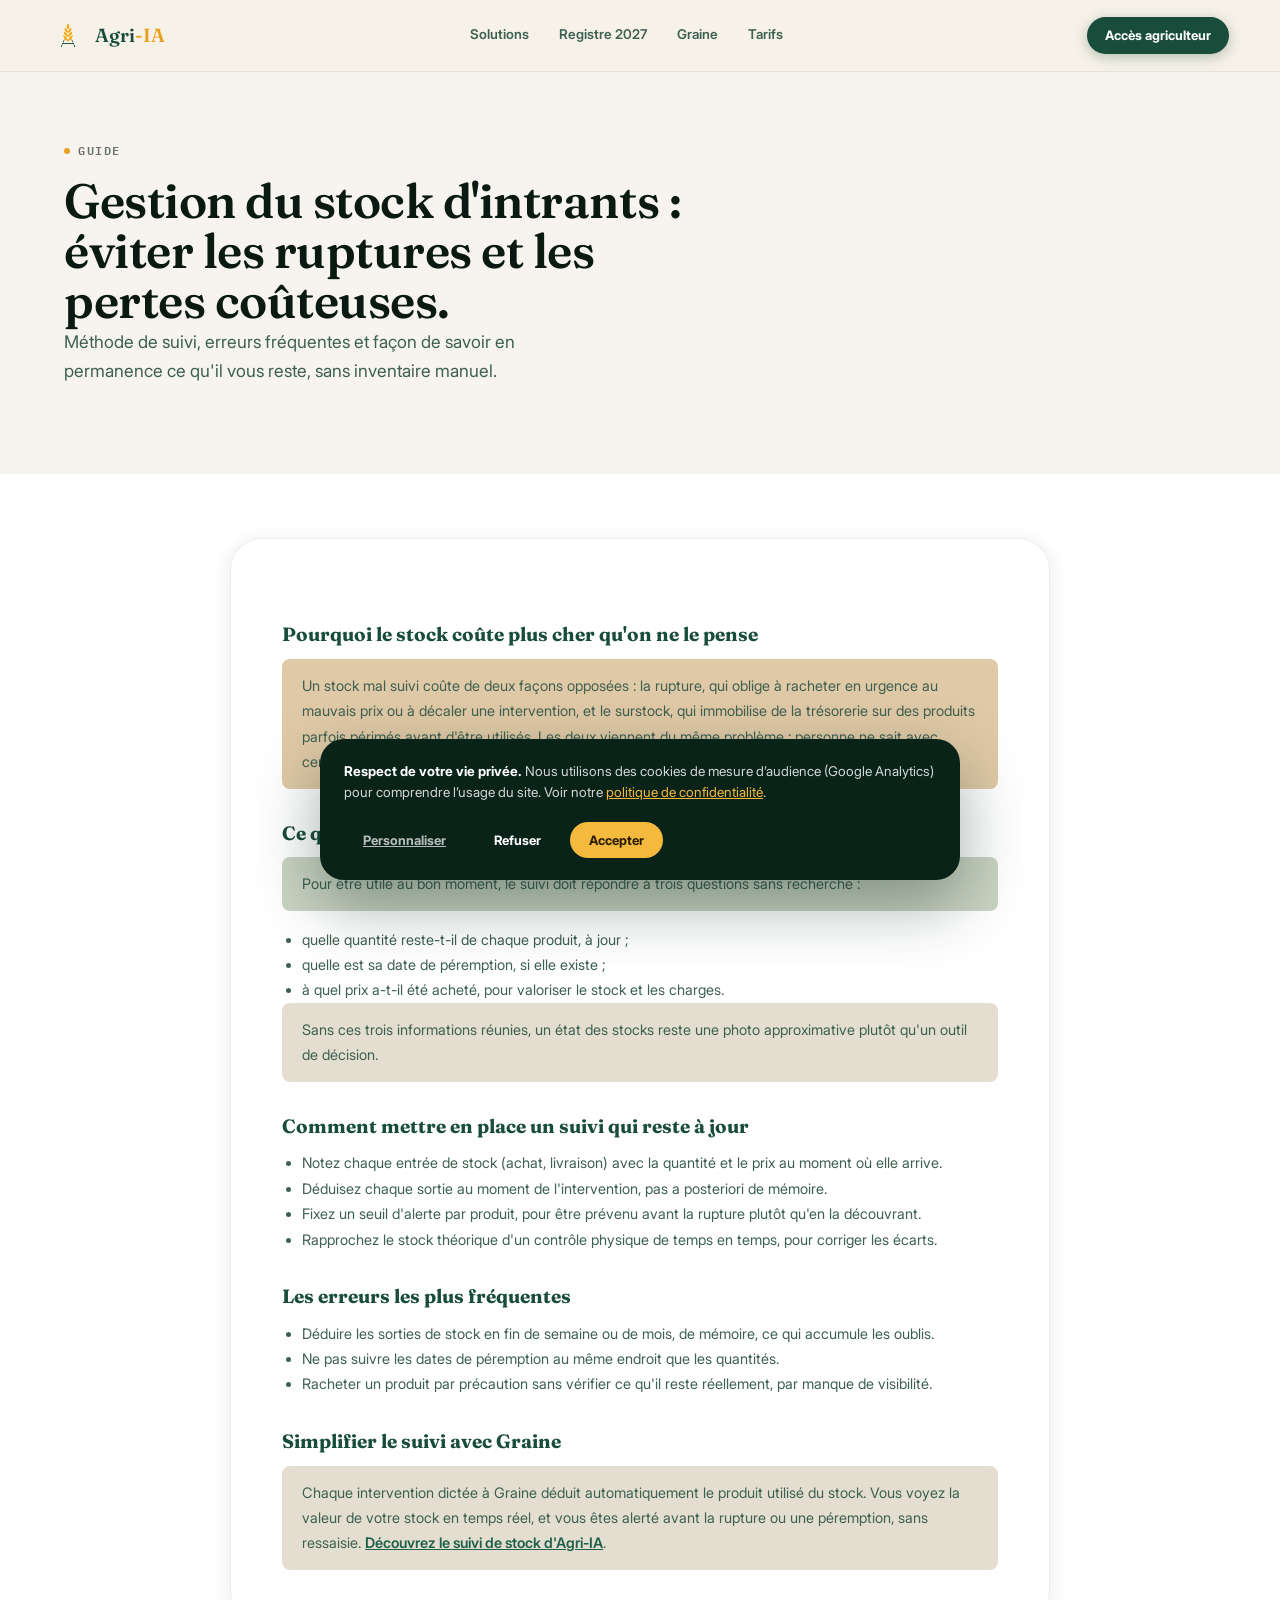
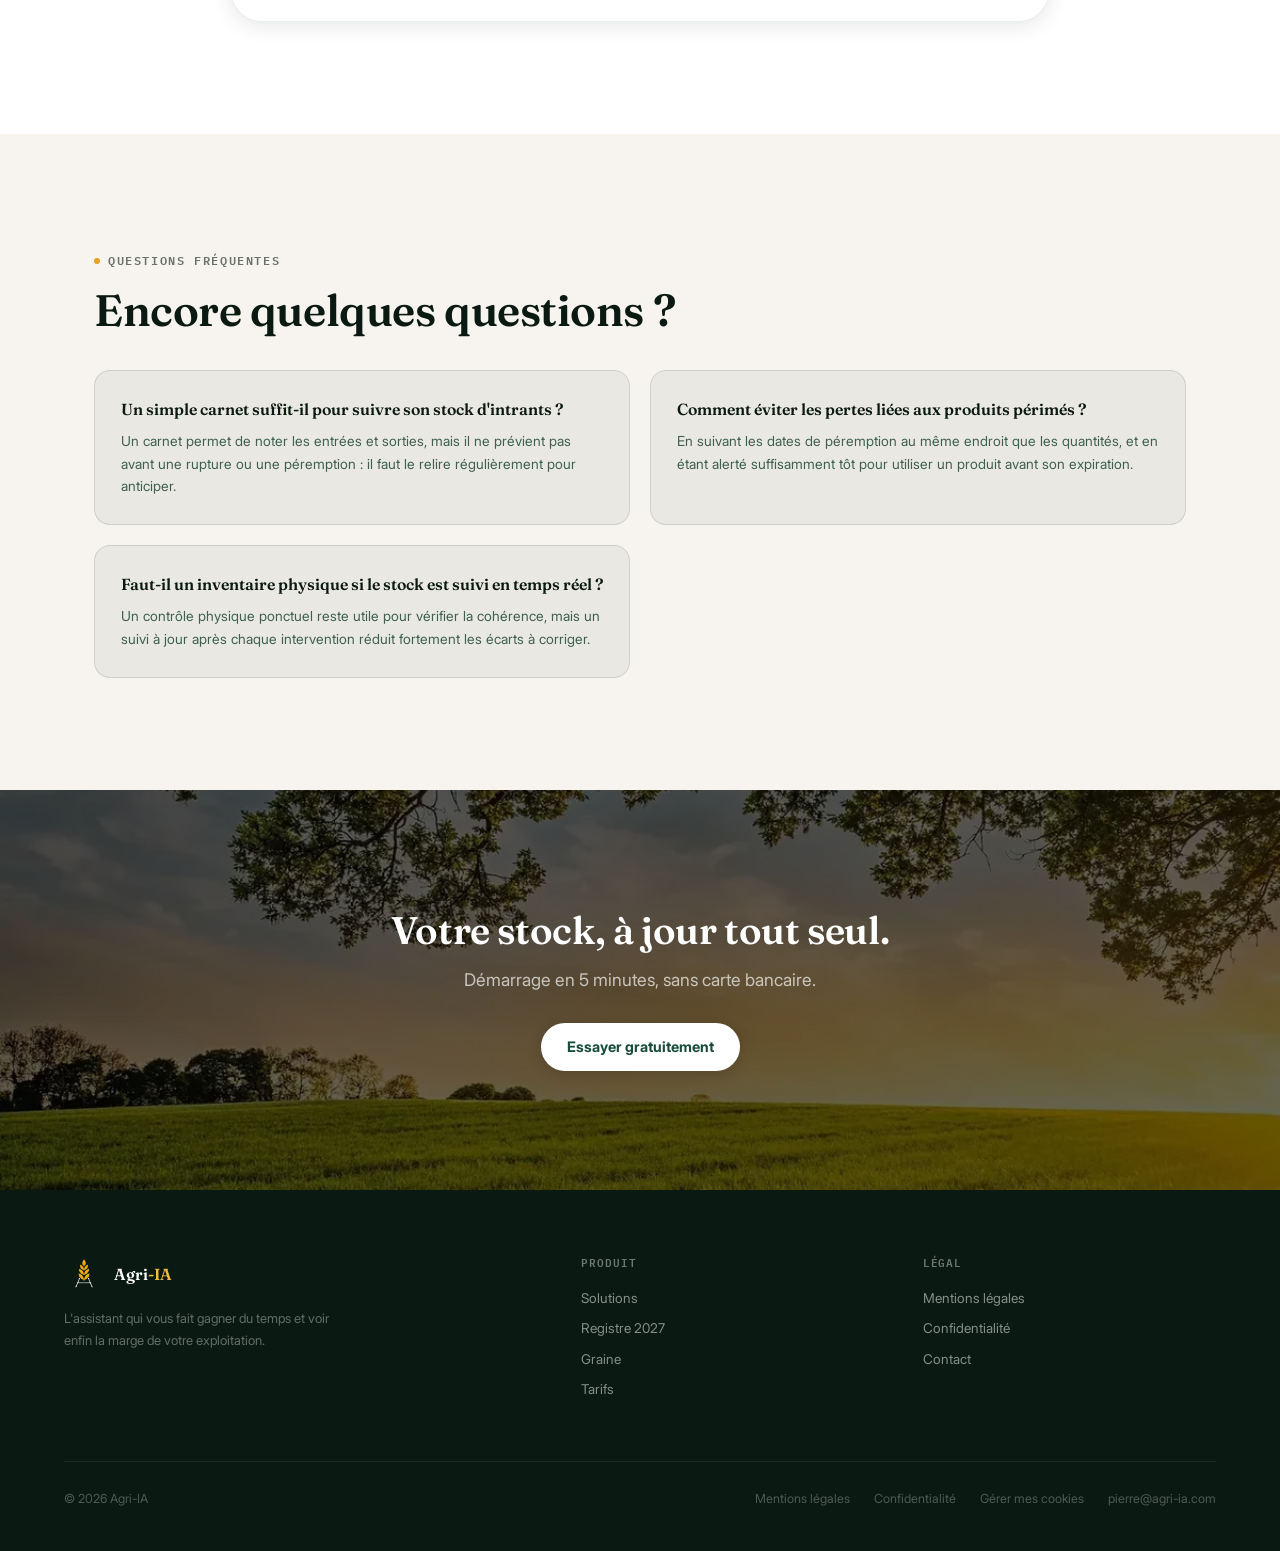
<file: guide-gestion-stock-intrants.html>
<!DOCTYPE html>
<html lang="fr">
<head>
<meta charset="UTF-8">
<meta name="viewport" content="width=device-width, initial-scale=1.0">
<title>Gestion du stock d'intrants : le guide complet | Agri-IA</title>
<meta name="description" content="Comment éviter les ruptures et les pertes coûteuses sur votre stock d'intrants : méthode de suivi, erreurs fréquentes et façon de le simplifier.">
<meta name="robots" content="index, follow">
<link rel="canonical" href="https://agri-ia.com/guide-gestion-stock-intrants.html">
<meta property="og:type" content="article">
<meta property="og:site_name" content="Agri-IA">
<meta property="og:locale" content="fr_FR">
<meta property="og:title" content="Gestion du stock d'intrants : le guide complet">
<meta property="og:description" content="Comment éviter les ruptures et les pertes coûteuses sur votre stock d'intrants : méthode de suivi, erreurs fréquentes et façon de le simplifier.">
<meta property="og:url" content="https://agri-ia.com/guide-gestion-stock-intrants.html">
<meta property="og:image" content="https://agri-ia.com/vue-aerienne-champs.webp">
<meta property="og:image:width" content="1200">
<meta property="og:image:height" content="800">
<meta name="twitter:card" content="summary_large_image">
<meta name="twitter:title" content="Gestion du stock d'intrants : le guide complet">
<meta name="twitter:description" content="Comment éviter les ruptures et les pertes coûteuses sur votre stock d'intrants : méthode de suivi, erreurs fréquentes et façon de le simplifier.">
<meta name="twitter:image" content="https://agri-ia.com/vue-aerienne-champs.webp">
<script type="application/ld+json">{"@context": "https://schema.org", "@type": "Organization", "name": "Agri-IA", "url": "https://agri-ia.com/", "logo": "https://agri-ia.com/logo-agri-ia.png", "description": "Agri-IA centralise la gestion d'une exploitation agricole française avec l'assistant vocal Graine.", "email": "pierre@agri-ia.com"}</script>
<script type="application/ld+json">{"@context":"https://schema.org","@type":"BreadcrumbList","itemListElement":[{"@type":"ListItem","position":1,"name":"Accueil","item":"https://agri-ia.com/"},{"@type":"ListItem","position":2,"name":"Solutions","item":"https://agri-ia.com/solutions.html"},{"@type":"ListItem","position":3,"name":"Guide gestion du stock","item":"https://agri-ia.com/guide-gestion-stock-intrants.html"}]}</script>
<script type="application/ld+json">{"@context":"https://schema.org","@type":"Article","headline":"Gestion du stock d'intrants : éviter les ruptures et les pertes coûteuses","description":"Méthode de suivi, erreurs fréquentes et façon de simplifier la gestion du stock d'intrants agricoles.","datePublished":"2026-08-17","dateModified":"2026-08-17","author":{"@type":"Organization","name":"Agri-IA"},"publisher":{"@type":"Organization","name":"Agri-IA","logo":{"@type":"ImageObject","url":"https://agri-ia.com/logo-agri-ia.png"}},"image":"https://agri-ia.com/vue-aerienne-champs.webp","mainEntityOfPage":"https://agri-ia.com/guide-gestion-stock-intrants.html"}</script>
<script type="application/ld+json">{"@context": "https://schema.org", "@type": "FAQPage", "mainEntity": [
{"@type": "Question", "name": "Un simple carnet suffit-il pour suivre son stock d'intrants ?", "acceptedAnswer": {"@type": "Answer", "text": "Un carnet permet de noter les entrées et sorties, mais il ne prévient pas avant une rupture ou une péremption : il faut le relire régulièrement pour anticiper, ce qui est facile à oublier en pleine saison."}},
{"@type": "Question", "name": "Comment éviter les pertes liées aux produits périmés ?", "acceptedAnswer": {"@type": "Answer", "text": "En suivant les dates de péremption au même endroit que les quantités, et en étant alerté suffisamment tôt pour utiliser un produit avant son expiration plutôt qu'après."}},
{"@type": "Question", "name": "Faut-il faire un inventaire physique si le stock est suivi en temps réel ?", "acceptedAnswer": {"@type": "Answer", "text": "Un contrôle physique ponctuel reste utile pour vérifier la cohérence, mais un suivi à jour après chaque intervention réduit fortement les écarts à corriger."}}
]}</script>
<link rel="preconnect" href="https://fonts.googleapis.com">
<link rel="preconnect" href="https://fonts.gstatic.com" crossorigin>
<link href="https://fonts.googleapis.com/css2?family=Fraunces:WONK,opsz,wght@0,9..144,500;0,9..144,600;0,9..144,700&family=Inter:wght@400;500;600;700;800&family=IBM+Plex+Mono:wght@500;600&display=swap" rel="stylesheet">
<!-- Google Tag Manager : dépôt de cookies soumis au consentement (voir bannière RGPD) -->
<script>
window.dataLayer = window.dataLayer || [];
function gtag(){dataLayer.push(arguments);}
gtag('consent', 'default', {'analytics_storage':'denied','ad_storage':'denied'});
</script>
<!-- Google Tag Manager -->
<script>(function(w,d,s,l,i){w[l]=w[l]||[];w[l].push({'gtm.start':
new Date().getTime(),event:'gtm.js'});var f=d.getElementsByTagName(s)[0],
j=d.createElement(s),dl=l!='dataLayer'?'&l='+l:'';j.async=true;j.src=
'https://www.googletagmanager.com/gtm.js?id='+i+dl;f.parentNode.insertBefore(j,f);
})(window,document,'script','dataLayer','GTM-NQP4MH62');</script>
<!-- End Google Tag Manager -->
<link rel="icon" type="image/png" sizes="32x32" href="favicon-32x32.png">
<link rel="icon" type="image/png" sizes="16x16" href="favicon-16x16.png">
<link rel="apple-touch-icon" href="apple-touch-icon.png">
<link rel="manifest" href="site.webmanifest">
<meta name="theme-color" content="#184C3B">
<link rel="stylesheet" href="theme.css">
</head>
<body>
<!-- Google Tag Manager (noscript) -->
<noscript><iframe src="https://www.googletagmanager.com/ns.html?id=GTM-NQP4MH62" height="0" width="0" style="display:none;visibility:hidden"></iframe></noscript>
<!-- End Google Tag Manager (noscript) -->
<header class="gr-header" id="gr-header">
  <a href="index.html" class="gr-logo">
    <img src="logo-agri-ia.png" width="500" height="500" alt="Agri-IA">
    <span class="gr-logo-name">Agri<span>-IA</span></span>
  </a>
  <nav class="gr-nav">
    <a href="solutions.html">Solutions</a>
<a href="conformite.html">Registre 2027</a>
<a href="graine.html">Graine</a>
<a href="tarifs.html">Tarifs</a>
  </nav>
  <button class="gr-menu-btn" id="gr-menu-btn" aria-label="Menu" aria-expanded="false" aria-controls="gr-mob-nav"><span></span><span></span><span></span></button>
  <div class="gr-header-actions">
    <a href="https://login.agri-ia.com/login" class="gr-btn gr-btn--primary gr-btn--sm" target="_blank" rel="noopener">Accès agriculteur</a>
  </div>
</header>
<div class="gr-mob-nav" id="gr-mob-nav">
    <a href="solutions.html">Solutions</a>
<a href="conformite.html">Registre 2027</a>
<a href="graine.html">Graine</a>
<a href="tarifs.html">Tarifs</a>
  </div>

<section class="gr-page-hero" style="background:var(--beige);min-height:32vh;">
  <div class="gr-page-hero-content">
    <div class="gr-eyebrow gr-eyebrow--onlight"><span class="gr-eyebrow-dot"></span>Guide</div>
    <h1 class="gr-h1">Gestion du stock d'intrants : éviter les ruptures et les pertes coûteuses.</h1>
    <p class="gr-lead gr-lead--onlight gr-callout">Méthode de suivi, erreurs fréquentes et façon de savoir en permanence ce qu'il vous reste, sans inventaire manuel.</p>
  </div>
</section>

<section class="gr-bg-paper">
  <div class="gr-section" style="padding-top:64px;">
    <div class="gr-simple-card" style="max-width:820px;margin:0 auto;">
      <h2>Pourquoi le stock coûte plus cher qu'on ne le pense</h2>
      <p class="gr-callout gr-callout--c2">Un stock mal suivi coûte de deux façons opposées : la rupture, qui oblige à racheter en urgence au mauvais prix ou à décaler une intervention, et le surstock, qui immobilise de la trésorerie sur des produits parfois périmés avant d'être utilisés. Les deux viennent du même problème : personne ne sait avec certitude ce qu'il reste réellement en cuve ou en rayon au moment où il faut décider.</p>

      <h2>Ce qu'un suivi de stock fiable doit indiquer</h2>
      <p class="gr-callout gr-callout--c3">Pour être utile au bon moment, le suivi doit répondre à trois questions sans recherche :</p>
      <ul>
        <li>quelle quantité reste-t-il de chaque produit, à jour ;</li>
        <li>quelle est sa date de péremption, si elle existe ;</li>
        <li>à quel prix a-t-il été acheté, pour valoriser le stock et les charges.</li>
      </ul>
      <p class="gr-callout">Sans ces trois informations réunies, un état des stocks reste une photo approximative plutôt qu'un outil de décision.</p>

      <h2>Comment mettre en place un suivi qui reste à jour</h2>
      <ul>
        <li>Notez chaque entrée de stock (achat, livraison) avec la quantité et le prix au moment où elle arrive.</li>
        <li>Déduisez chaque sortie au moment de l'intervention, pas a posteriori de mémoire.</li>
        <li>Fixez un seuil d'alerte par produit, pour être prévenu avant la rupture plutôt qu'en la découvrant.</li>
        <li>Rapprochez le stock théorique d'un contrôle physique de temps en temps, pour corriger les écarts.</li>
      </ul>

      <h2>Les erreurs les plus fréquentes</h2>
      <ul>
        <li>Déduire les sorties de stock en fin de semaine ou de mois, de mémoire, ce qui accumule les oublis.</li>
        <li>Ne pas suivre les dates de péremption au même endroit que les quantités.</li>
        <li>Racheter un produit par précaution sans vérifier ce qu'il reste réellement, par manque de visibilité.</li>
      </ul>

      <h2>Simplifier le suivi avec Graine</h2>
      <p class="gr-callout">Chaque intervention dictée à Graine déduit automatiquement le produit utilisé du stock. Vous voyez la valeur de votre stock en temps réel, et vous êtes alerté avant la rupture ou une péremption, sans ressaisie. <a href="solutions.html">Découvrez le suivi de stock d'Agri-IA</a>.</p>
    </div>
  </div>
</section>

<section class="gr-bg-dark">
  <div class="gr-section">
    <div class="gr-eyebrow gr-eyebrow--onlight gr-reveal"><span class="gr-eyebrow-dot"></span>Questions fréquentes</div>
    <h2 class="gr-h2 gr-reveal gr-reveal--d1">Encore quelques questions ?</h2>
    <div class="gr-faq-grid" style="margin-top:36px;">
      <div class="gr-faq-item gr-reveal">
        <h3>Un simple carnet suffit-il pour suivre son stock d'intrants ?</h3>
        <p>Un carnet permet de noter les entrées et sorties, mais il ne prévient pas avant une rupture ou une péremption : il faut le relire régulièrement pour anticiper.</p>
      </div>
      <div class="gr-faq-item gr-reveal gr-reveal--d1">
        <h3>Comment éviter les pertes liées aux produits périmés ?</h3>
        <p>En suivant les dates de péremption au même endroit que les quantités, et en étant alerté suffisamment tôt pour utiliser un produit avant son expiration.</p>
      </div>
      <div class="gr-faq-item gr-reveal gr-reveal--d2">
        <h3>Faut-il un inventaire physique si le stock est suivi en temps réel ?</h3>
        <p>Un contrôle physique ponctuel reste utile pour vérifier la cohérence, mais un suivi à jour après chaque intervention réduit fortement les écarts à corriger.</p>
      </div>
    </div>
  </div>
</section>

<div class="gr-cta-photo">
  <img src="vue-aerienne-champs.webp" width="1200" height="800" alt="Vue aérienne de champs cultivés" loading="lazy">
  <div class="gr-cta-photo-ov">
    <h2 class="gr-h2">Votre stock, à jour tout seul.</h2>
    <p class="gr-lead">Démarrage en 5 minutes, sans carte bancaire.</p>
    <div class="gr-btn-row" style="justify-content:center;">
      <a href="https://login.agri-ia.com/login" class="gr-btn gr-btn--white" target="_blank" rel="noopener">Essayer gratuitement</a>
    </div>
  </div>
</div>
<footer class="gr-footer">
  <div class="gr-footer-top">
    <div>
      <a href="index.html" class="gr-footer-brand">
        <img src="logo-agri-ia-footer.png" width="500" height="500" alt="Agri-IA">
        <span>Agri<em>-IA</em></span>
      </a>
      <p class="gr-footer-desc">L'assistant qui vous fait gagner du temps et voir enfin la marge de votre exploitation.</p>
    </div>
    <div class="gr-footer-col"><h4>Produit</h4>
      <a href="solutions.html">Solutions</a>
      <a href="conformite.html">Registre 2027</a>
      <a href="graine.html">Graine</a>
      <a href="tarifs.html">Tarifs</a>
    </div>
    <div class="gr-footer-col"><h4>Légal</h4>
      <a href="mentions-legales.html">Mentions légales</a>
      <a href="confidentialite.html">Confidentialité</a>
      <a href="mailto:pierre@agri-ia.com?subject=Demande%20d%27information%20Agri-IA">Contact</a>
    </div>
  </div>
  <div class="gr-footer-bottom">
    <span>© 2026 Agri-IA</span>
    <div class="gr-footer-links">
      <a href="mentions-legales.html">Mentions légales</a>
      <a href="confidentialite.html">Confidentialité</a>
      <a href="#" onclick="grConsentOpen();return false;">Gérer mes cookies</a>
      <a href="mailto:pierre@agri-ia.com?subject=Demande%20d%27information%20Agri-IA">pierre@agri-ia.com</a>
    </div>
  </div>
</footer>
<div class="gr-mob-cta"><a href="https://login.agri-ia.com/login" target="_blank" rel="noopener">Essayer gratuitement →</a></div>
<script src="main.js"></script>

<div class="gr-consent" id="gr-consent">
  <div class="gr-consent-text"><strong>Respect de votre vie privée.</strong> Nous utilisons des cookies de mesure d’audience (Google Analytics) pour comprendre l’usage du site. Voir notre <a href="confidentialite.html">politique de confidentialité</a>.</div>
  <div class="gr-consent-actions">
    <button class="gr-consent-link" onclick="grConsentToggleDetail()">Personnaliser</button>
    <button class="gr-consent-refuse" onclick="grConsent(false)">Refuser</button>
    <button class="gr-consent-accept" onclick="grConsent(true)">Accepter</button>
  </div>
  <div class="gr-consent-detail" id="gr-consent-detail">
    <div class="gr-consent-row">
      <div class="gr-consent-row-text"><strong>Cookies strictement nécessaires</strong><span>Mémorisation de votre choix de consentement. Toujours actifs.</span></div>
      <label class="gr-toggle"><input type="checkbox" checked disabled><span class="gr-toggle-slider"></span></label>
    </div>
    <div class="gr-consent-row">
      <div class="gr-consent-row-text"><strong>Mesure d'audience (Google Analytics)</strong><span>Nous aide à comprendre la fréquentation du site.</span></div>
      <label class="gr-toggle"><input type="checkbox" id="gr-consent-analytics"><span class="gr-toggle-slider"></span></label>
    </div>
    <div class="gr-consent-actions gr-consent-save">
      <button class="gr-consent-accept" onclick="grConsentSave()">Enregistrer mes choix</button>
    </div>
  </div>
</div>
<script>
(function(){
  var saved=localStorage.getItem('gr_consent');
  var toggle=document.getElementById('gr-consent-analytics');
  if(saved==='granted'){gtag('consent','update',{'analytics_storage':'granted'});if(toggle)toggle.checked=true;}
  else if(!saved){document.getElementById('gr-consent').classList.add('is-visible');}
})();
function grConsentToggleDetail(){
  document.getElementById('gr-consent-detail').classList.toggle('is-open');
}
function grConsent(granted){
  localStorage.setItem('gr_consent', granted?'granted':'denied');
  gtag('consent','update',{'analytics_storage':granted?'granted':'denied'});
  document.getElementById('gr-consent').classList.remove('is-visible');
  document.getElementById('gr-consent-detail').classList.remove('is-open');
}
function grConsentSave(){
  grConsent(document.getElementById('gr-consent-analytics').checked);
}
function grConsentOpen(){
  var saved=localStorage.getItem('gr_consent');
  var toggle=document.getElementById('gr-consent-analytics');
  if(toggle) toggle.checked=(saved==='granted');
  document.getElementById('gr-consent').classList.add('is-visible');
}
</script>
</body>
</html>
</file>
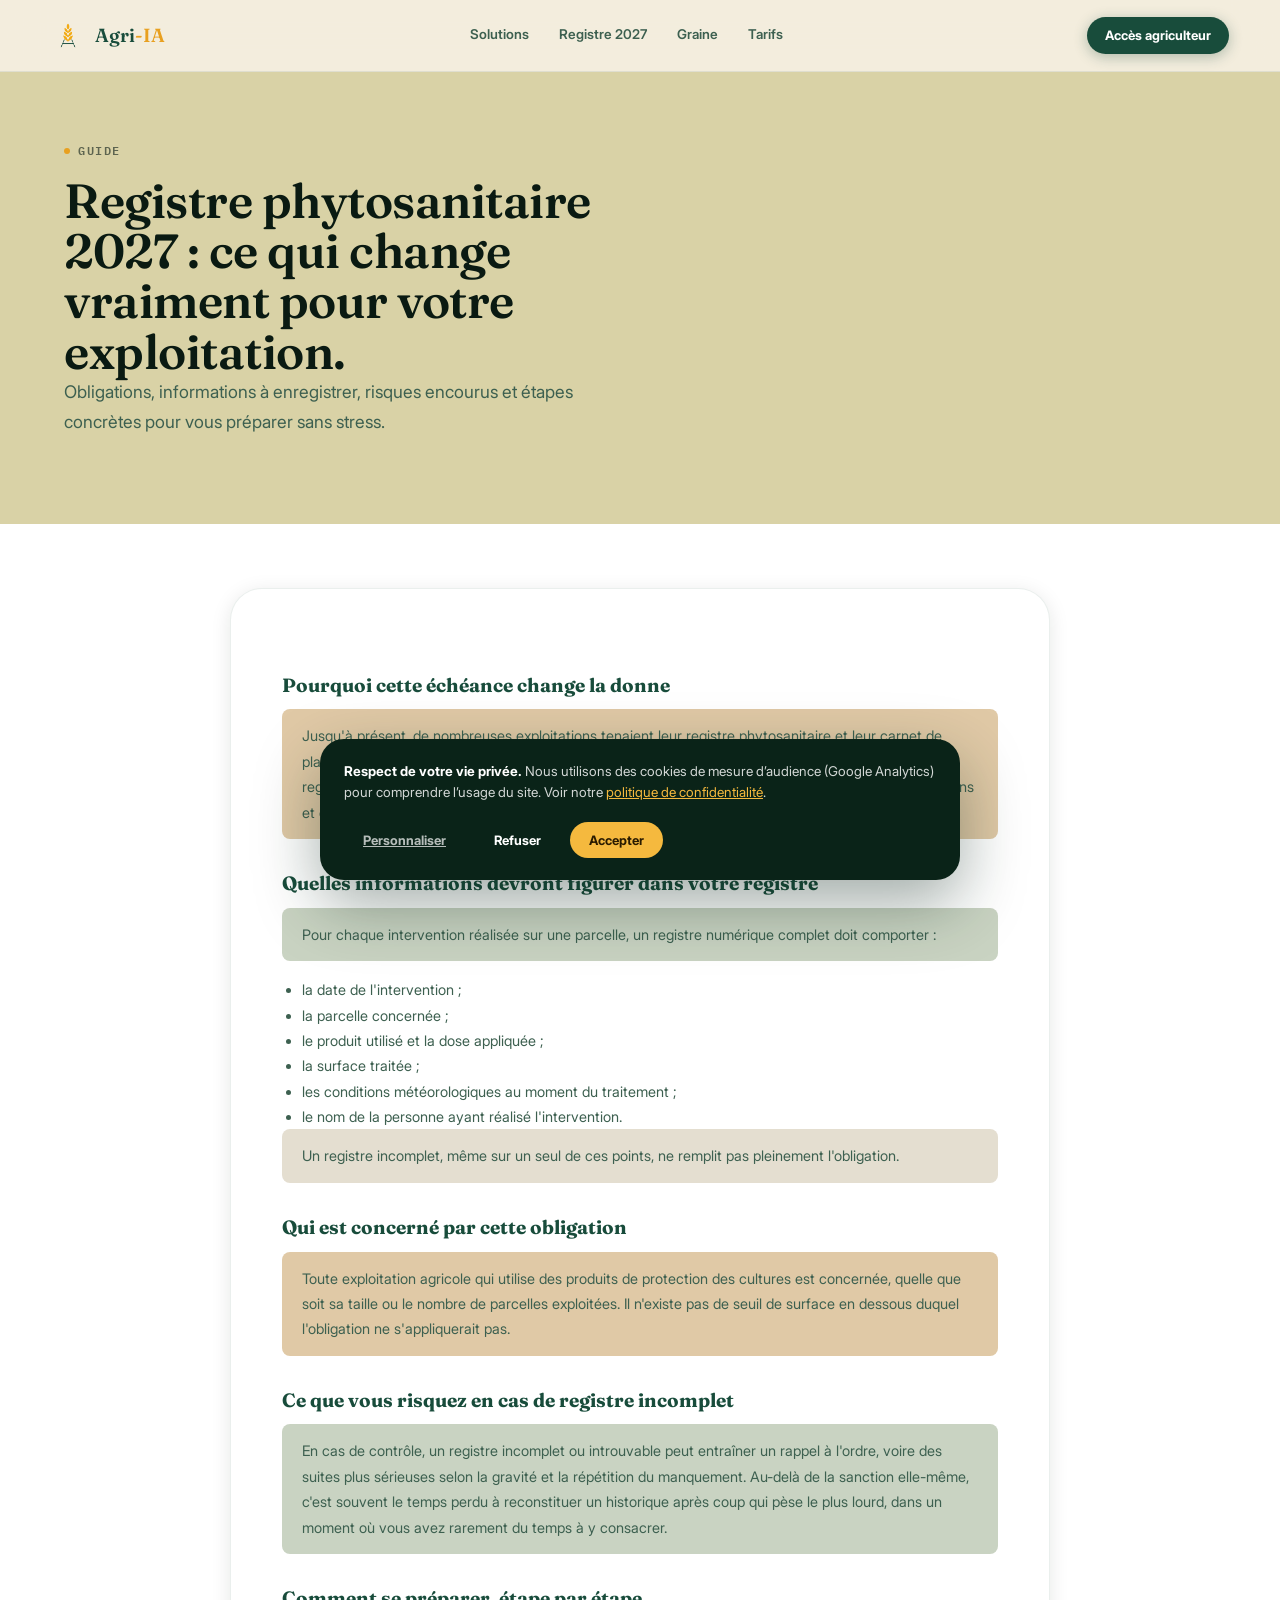
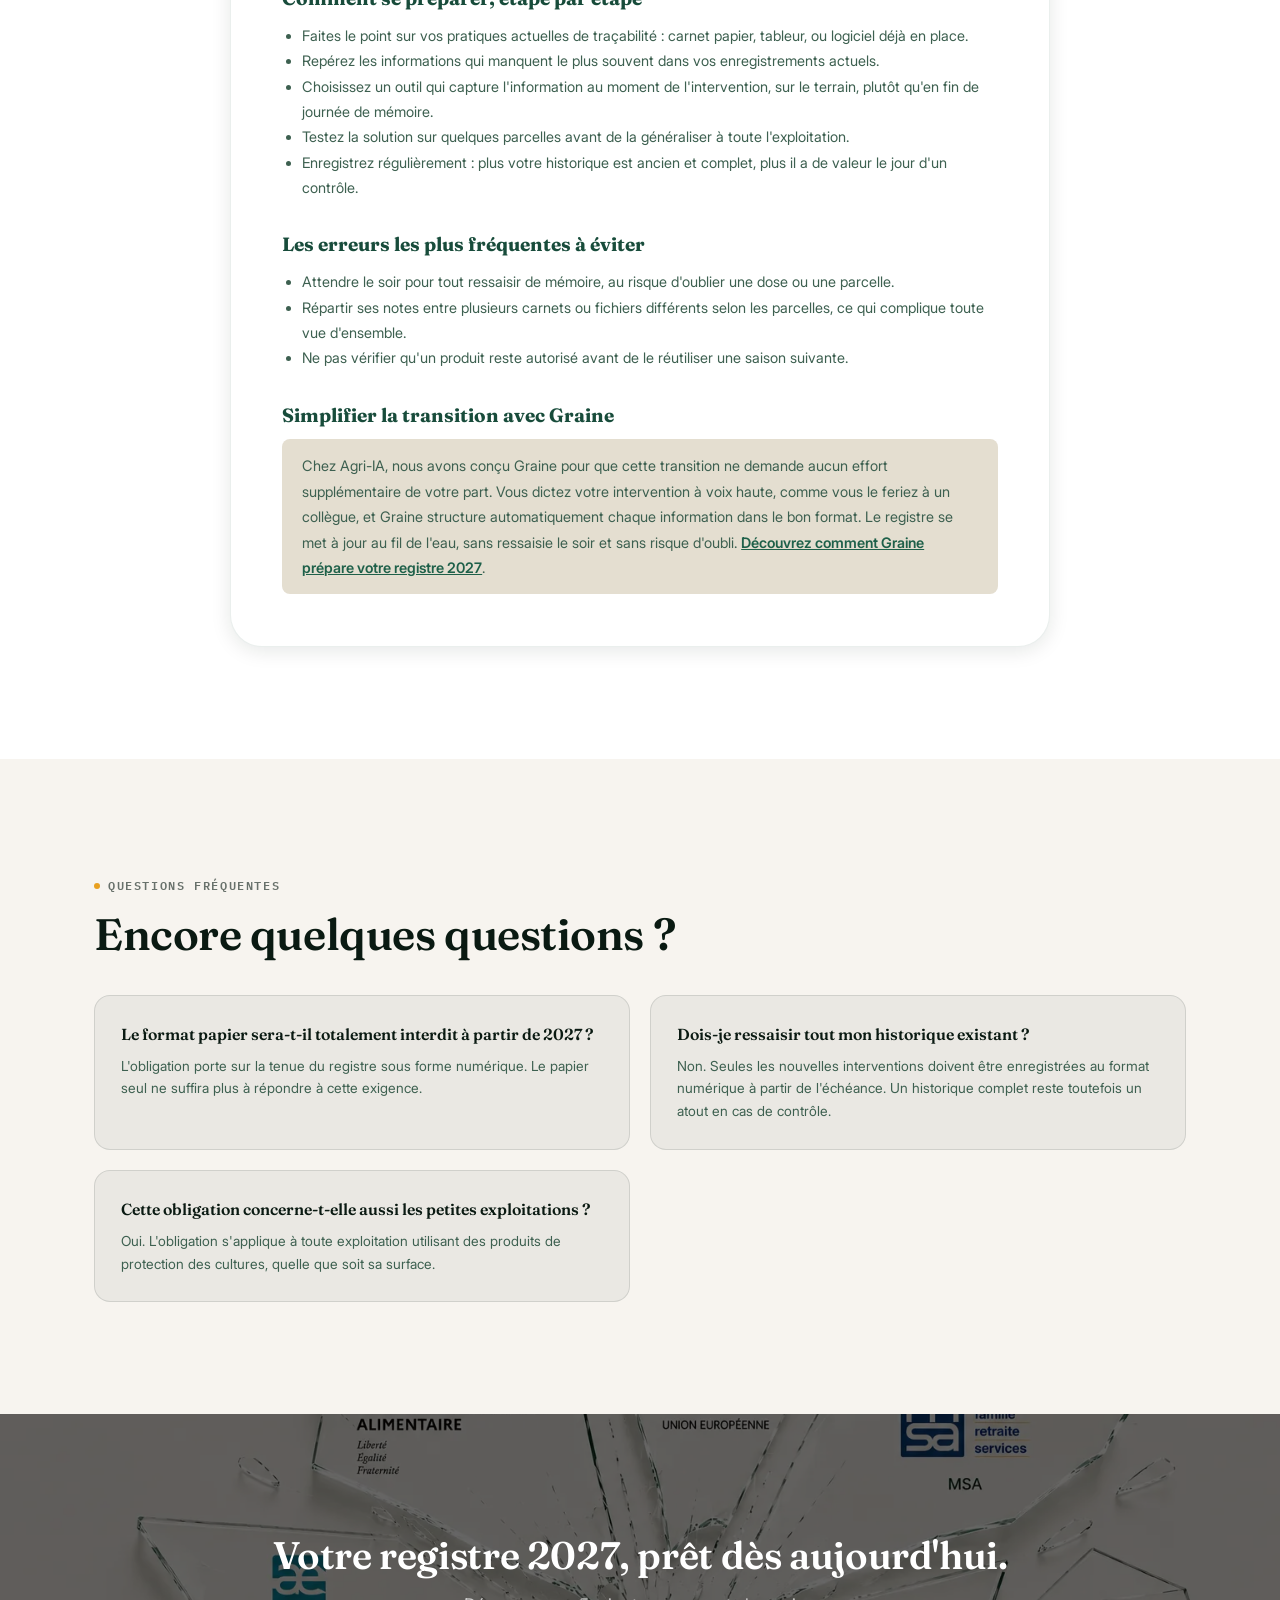
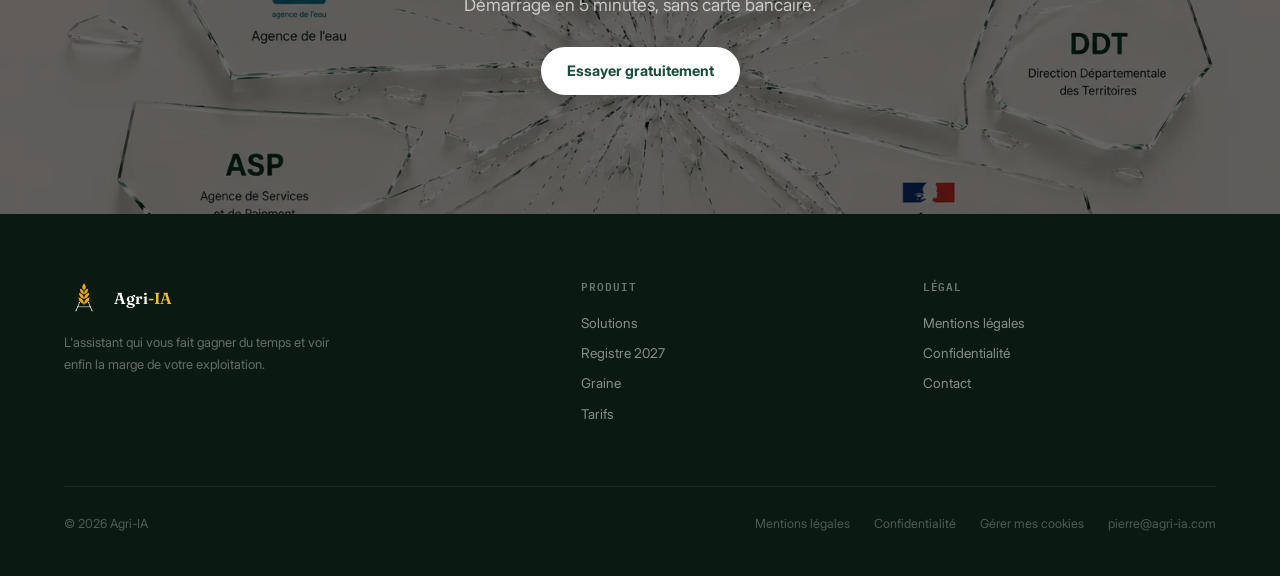
<file: guide-registre-phytosanitaire-2027.html>
<!DOCTYPE html>
<html lang="fr">
<head>
<meta charset="UTF-8">
<meta name="viewport" content="width=device-width, initial-scale=1.0">
<title>Registre phytosanitaire 2027 : le guide complet | Agri-IA</title>
<meta name="description" content="Ce qui change en 2027 pour le registre phytosanitaire : obligations, informations à enregistrer, risques encourus et étapes pour vous préparer sereinement.">
<meta name="robots" content="index, follow">
<link rel="canonical" href="https://agri-ia.com/guide-registre-phytosanitaire-2027.html">
<meta property="og:type" content="article">
<meta property="og:site_name" content="Agri-IA">
<meta property="og:locale" content="fr_FR">
<meta property="og:title" content="Registre phytosanitaire 2027 : le guide complet">
<meta property="og:description" content="Ce qui change en 2027 pour le registre phytosanitaire : obligations, informations à enregistrer, risques encourus et étapes pour vous préparer sereinement.">
<meta property="og:url" content="https://agri-ia.com/guide-registre-phytosanitaire-2027.html">
<meta property="og:image" content="https://agri-ia.com/conformite-verre-hero.webp">
<meta property="og:image:width" content="1536">
<meta property="og:image:height" content="1024">
<meta name="twitter:card" content="summary_large_image">
<meta name="twitter:title" content="Registre phytosanitaire 2027 : le guide complet">
<meta name="twitter:description" content="Ce qui change en 2027 pour le registre phytosanitaire : obligations, informations à enregistrer, risques encourus et étapes pour vous préparer sereinement.">
<meta name="twitter:image" content="https://agri-ia.com/conformite-verre-hero.webp">
<script type="application/ld+json">{"@context": "https://schema.org", "@type": "Organization", "name": "Agri-IA", "url": "https://agri-ia.com/", "logo": "https://agri-ia.com/logo-agri-ia.png", "description": "Agri-IA centralise la gestion d'une exploitation agricole française avec l'assistant vocal Graine.", "email": "pierre@agri-ia.com"}</script>
<script type="application/ld+json">{"@context":"https://schema.org","@type":"BreadcrumbList","itemListElement":[{"@type":"ListItem","position":1,"name":"Accueil","item":"https://agri-ia.com/"},{"@type":"ListItem","position":2,"name":"Registre 2027","item":"https://agri-ia.com/conformite.html"},{"@type":"ListItem","position":3,"name":"Guide registre 2027","item":"https://agri-ia.com/guide-registre-phytosanitaire-2027.html"}]}</script>
<script type="application/ld+json">{"@context":"https://schema.org","@type":"Article","headline":"Registre phytosanitaire 2027 : ce qui change vraiment pour votre exploitation","description":"Obligations, informations à enregistrer, risques encourus et étapes concrètes pour préparer votre registre 2027.","datePublished":"2026-08-02","dateModified":"2026-08-02","author":{"@type":"Organization","name":"Agri-IA"},"publisher":{"@type":"Organization","name":"Agri-IA","logo":{"@type":"ImageObject","url":"https://agri-ia.com/logo-agri-ia.png"}},"image":"https://agri-ia.com/conformite-verre-hero.webp","mainEntityOfPage":"https://agri-ia.com/guide-registre-phytosanitaire-2027.html"}</script>
<script type="application/ld+json">{"@context": "https://schema.org", "@type": "FAQPage", "mainEntity": [
{"@type": "Question", "name": "Le format papier sera-t-il totalement interdit à partir de 2027 ?", "acceptedAnswer": {"@type": "Answer", "text": "L'obligation porte sur la tenue du registre sous forme numérique. Le papier seul ne suffira plus à répondre à cette exigence."}},
{"@type": "Question", "name": "Dois-je ressaisir tout mon historique existant ?", "acceptedAnswer": {"@type": "Answer", "text": "Non. Seules les nouvelles interventions doivent être enregistrées au format numérique à partir de l'échéance. Un historique complet reste toutefois un atout en cas de contrôle."}},
{"@type": "Question", "name": "Cette obligation concerne-t-elle aussi les petites exploitations ?", "acceptedAnswer": {"@type": "Answer", "text": "Oui. L'obligation s'applique à toute exploitation qui utilise des produits de protection des cultures, quelle que soit sa surface."}}
]}</script>
<link rel="preconnect" href="https://fonts.googleapis.com">
<link rel="preconnect" href="https://fonts.gstatic.com" crossorigin>
<link href="https://fonts.googleapis.com/css2?family=Fraunces:WONK,opsz,wght@0,9..144,500;0,9..144,600;0,9..144,700&family=Inter:wght@400;500;600;700;800&family=IBM+Plex+Mono:wght@500;600&display=swap" rel="stylesheet">
<!-- Google Tag Manager : dépôt de cookies soumis au consentement (voir bannière RGPD) -->
<script>
window.dataLayer = window.dataLayer || [];
function gtag(){dataLayer.push(arguments);}
gtag('consent', 'default', {'analytics_storage':'denied','ad_storage':'denied'});
</script>
<!-- Google Tag Manager -->
<script>(function(w,d,s,l,i){w[l]=w[l]||[];w[l].push({'gtm.start':
new Date().getTime(),event:'gtm.js'});var f=d.getElementsByTagName(s)[0],
j=d.createElement(s),dl=l!='dataLayer'?'&l='+l:'';j.async=true;j.src=
'https://www.googletagmanager.com/gtm.js?id='+i+dl;f.parentNode.insertBefore(j,f);
})(window,document,'script','dataLayer','GTM-NQP4MH62');</script>
<!-- End Google Tag Manager -->
<link rel="icon" type="image/png" sizes="32x32" href="favicon-32x32.png">
<link rel="icon" type="image/png" sizes="16x16" href="favicon-16x16.png">
<link rel="apple-touch-icon" href="apple-touch-icon.png">
<link rel="manifest" href="site.webmanifest">
<meta name="theme-color" content="#184C3B">
<link rel="stylesheet" href="theme.css">
</head>
<body>
<!-- Google Tag Manager (noscript) -->
<noscript><iframe src="https://www.googletagmanager.com/ns.html?id=GTM-NQP4MH62" height="0" width="0" style="display:none;visibility:hidden"></iframe></noscript>
<!-- End Google Tag Manager (noscript) -->
<header class="gr-header" id="gr-header">
  <a href="index.html" class="gr-logo">
    <img src="logo-agri-ia.png" width="500" height="500" alt="Agri-IA">
    <span class="gr-logo-name">Agri<span>-IA</span></span>
  </a>
  <nav class="gr-nav">
    <a href="solutions.html">Solutions</a>
<a href="conformite.html">Registre 2027</a>
<a href="graine.html">Graine</a>
<a href="tarifs.html">Tarifs</a>
  </nav>
  <button class="gr-menu-btn" id="gr-menu-btn" aria-label="Menu" aria-expanded="false" aria-controls="gr-mob-nav"><span></span><span></span><span></span></button>
  <div class="gr-header-actions">
    <a href="https://login.agri-ia.com/login" class="gr-btn gr-btn--primary gr-btn--sm" target="_blank" rel="noopener">Accès agriculteur</a>
  </div>
</header>
<div class="gr-mob-nav" id="gr-mob-nav">
    <a href="solutions.html">Solutions</a>
<a href="conformite.html">Registre 2027</a>
<a href="graine.html">Graine</a>
<a href="tarifs.html">Tarifs</a>
  </div>

<section class="gr-page-hero" style="background:var(--khaki);min-height:32vh;">
  <div class="gr-page-hero-content">
    <div class="gr-eyebrow gr-eyebrow--onlight"><span class="gr-eyebrow-dot"></span>Guide</div>
    <h1 class="gr-h1">Registre phytosanitaire 2027 : ce qui change vraiment pour votre exploitation.</h1>
    <p class="gr-lead gr-lead--onlight gr-callout">Obligations, informations à enregistrer, risques encourus et étapes concrètes pour vous préparer sans stress.</p>
  </div>
</section>

<section class="gr-bg-paper">
  <div class="gr-section" style="padding-top:64px;">
    <div class="gr-simple-card" style="max-width:820px;margin:0 auto;">
      <h2>Pourquoi cette échéance change la donne</h2>
      <p class="gr-callout gr-callout--c2">Jusqu'à présent, de nombreuses exploitations tenaient leur registre phytosanitaire et leur carnet de plaine sur papier, ou dans un tableur mis à jour de manière irrégulière. À partir du 1er janvier 2027, ce registre devra être tenu sous forme numérique. L'objectif est de renforcer la traçabilité des interventions et de faciliter les contrôles, aussi bien pour l'administration que pour vous-même en cas de besoin.</p>

      <h2>Quelles informations devront figurer dans votre registre</h2>
      <p class="gr-callout gr-callout--c3">Pour chaque intervention réalisée sur une parcelle, un registre numérique complet doit comporter :</p>
      <ul>
        <li>la date de l'intervention ;</li>
        <li>la parcelle concernée ;</li>
        <li>le produit utilisé et la dose appliquée ;</li>
        <li>la surface traitée ;</li>
        <li>les conditions météorologiques au moment du traitement ;</li>
        <li>le nom de la personne ayant réalisé l'intervention.</li>
      </ul>
      <p class="gr-callout">Un registre incomplet, même sur un seul de ces points, ne remplit pas pleinement l'obligation.</p>

      <h2>Qui est concerné par cette obligation</h2>
      <p class="gr-callout gr-callout--c2">Toute exploitation agricole qui utilise des produits de protection des cultures est concernée, quelle que soit sa taille ou le nombre de parcelles exploitées. Il n'existe pas de seuil de surface en dessous duquel l'obligation ne s'appliquerait pas.</p>

      <h2>Ce que vous risquez en cas de registre incomplet</h2>
      <p class="gr-callout gr-callout--c3">En cas de contrôle, un registre incomplet ou introuvable peut entraîner un rappel à l'ordre, voire des suites plus sérieuses selon la gravité et la répétition du manquement. Au-delà de la sanction elle-même, c'est souvent le temps perdu à reconstituer un historique après coup qui pèse le plus lourd, dans un moment où vous avez rarement du temps à y consacrer.</p>

      <h2>Comment se préparer, étape par étape</h2>
      <ul>
        <li>Faites le point sur vos pratiques actuelles de traçabilité : carnet papier, tableur, ou logiciel déjà en place.</li>
        <li>Repérez les informations qui manquent le plus souvent dans vos enregistrements actuels.</li>
        <li>Choisissez un outil qui capture l'information au moment de l'intervention, sur le terrain, plutôt qu'en fin de journée de mémoire.</li>
        <li>Testez la solution sur quelques parcelles avant de la généraliser à toute l'exploitation.</li>
        <li>Enregistrez régulièrement : plus votre historique est ancien et complet, plus il a de valeur le jour d'un contrôle.</li>
      </ul>

      <h2>Les erreurs les plus fréquentes à éviter</h2>
      <ul>
        <li>Attendre le soir pour tout ressaisir de mémoire, au risque d'oublier une dose ou une parcelle.</li>
        <li>Répartir ses notes entre plusieurs carnets ou fichiers différents selon les parcelles, ce qui complique toute vue d'ensemble.</li>
        <li>Ne pas vérifier qu'un produit reste autorisé avant de le réutiliser une saison suivante.</li>
      </ul>

      <h2>Simplifier la transition avec Graine</h2>
      <p class="gr-callout">Chez Agri-IA, nous avons conçu Graine pour que cette transition ne demande aucun effort supplémentaire de votre part. Vous dictez votre intervention à voix haute, comme vous le feriez à un collègue, et Graine structure automatiquement chaque information dans le bon format. Le registre se met à jour au fil de l'eau, sans ressaisie le soir et sans risque d'oubli. <a href="conformite.html">Découvrez comment Graine prépare votre registre 2027</a>.</p>
    </div>
  </div>
</section>

<section class="gr-bg-dark">
  <div class="gr-section">
    <div class="gr-eyebrow gr-eyebrow--onlight gr-reveal"><span class="gr-eyebrow-dot"></span>Questions fréquentes</div>
    <h2 class="gr-h2 gr-on-dark gr-reveal gr-reveal--d1">Encore quelques questions ?</h2>
    <div class="gr-faq-grid" style="margin-top:36px;">
      <div class="gr-faq-item gr-reveal">
        <h3>Le format papier sera-t-il totalement interdit à partir de 2027 ?</h3>
        <p>L'obligation porte sur la tenue du registre sous forme numérique. Le papier seul ne suffira plus à répondre à cette exigence.</p>
      </div>
      <div class="gr-faq-item gr-reveal gr-reveal--d1">
        <h3>Dois-je ressaisir tout mon historique existant ?</h3>
        <p>Non. Seules les nouvelles interventions doivent être enregistrées au format numérique à partir de l'échéance. Un historique complet reste toutefois un atout en cas de contrôle.</p>
      </div>
      <div class="gr-faq-item gr-reveal gr-reveal--d2">
        <h3>Cette obligation concerne-t-elle aussi les petites exploitations ?</h3>
        <p>Oui. L'obligation s'applique à toute exploitation utilisant des produits de protection des cultures, quelle que soit sa surface.</p>
      </div>
    </div>
  </div>
</section>

<div class="gr-cta-photo">
  <img src="conformite-verre-hero.webp" width="1536" height="1024" alt="Agriculteur consultant son registre sur tablette" loading="lazy">
  <div class="gr-cta-photo-ov">
    <h2 class="gr-h2">Votre registre 2027, prêt dès aujourd'hui.</h2>
    <p class="gr-lead">Démarrage en 5 minutes, sans carte bancaire.</p>
    <div class="gr-btn-row" style="justify-content:center;">
      <a href="https://login.agri-ia.com/login" class="gr-btn gr-btn--white" target="_blank" rel="noopener">Essayer gratuitement</a>
    </div>
  </div>
</div>
<footer class="gr-footer">
  <div class="gr-footer-top">
    <div>
      <a href="index.html" class="gr-footer-brand">
        <img src="logo-agri-ia-footer.png" width="500" height="500" alt="Agri-IA">
        <span>Agri<em>-IA</em></span>
      </a>
      <p class="gr-footer-desc">L'assistant qui vous fait gagner du temps et voir enfin la marge de votre exploitation.</p>
    </div>
    <div class="gr-footer-col"><h4>Produit</h4>
      <a href="solutions.html">Solutions</a>
      <a href="conformite.html">Registre 2027</a>
      <a href="graine.html">Graine</a>
      <a href="tarifs.html">Tarifs</a>
    </div>
    <div class="gr-footer-col"><h4>Légal</h4>
      <a href="mentions-legales.html">Mentions légales</a>
      <a href="confidentialite.html">Confidentialité</a>
      <a href="mailto:pierre@agri-ia.com?subject=Demande%20d%27information%20Agri-IA">Contact</a>
    </div>
  </div>
  <div class="gr-footer-bottom">
    <span>© 2026 Agri-IA</span>
    <div class="gr-footer-links">
      <a href="mentions-legales.html">Mentions légales</a>
      <a href="confidentialite.html">Confidentialité</a>
      <a href="#" onclick="grConsentOpen();return false;">Gérer mes cookies</a>
      <a href="mailto:pierre@agri-ia.com?subject=Demande%20d%27information%20Agri-IA">pierre@agri-ia.com</a>
    </div>
  </div>
</footer>
<div class="gr-mob-cta"><a href="https://login.agri-ia.com/login" target="_blank" rel="noopener">Essayer gratuitement →</a></div>
<script src="main.js"></script>

<div class="gr-consent" id="gr-consent">
  <div class="gr-consent-text"><strong>Respect de votre vie privée.</strong> Nous utilisons des cookies de mesure d’audience (Google Analytics) pour comprendre l’usage du site. Voir notre <a href="confidentialite.html">politique de confidentialité</a>.</div>
  <div class="gr-consent-actions">
    <button class="gr-consent-link" onclick="grConsentToggleDetail()">Personnaliser</button>
    <button class="gr-consent-refuse" onclick="grConsent(false)">Refuser</button>
    <button class="gr-consent-accept" onclick="grConsent(true)">Accepter</button>
  </div>
  <div class="gr-consent-detail" id="gr-consent-detail">
    <div class="gr-consent-row">
      <div class="gr-consent-row-text"><strong>Cookies strictement nécessaires</strong><span>Mémorisation de votre choix de consentement. Toujours actifs.</span></div>
      <label class="gr-toggle"><input type="checkbox" checked disabled><span class="gr-toggle-slider"></span></label>
    </div>
    <div class="gr-consent-row">
      <div class="gr-consent-row-text"><strong>Mesure d'audience (Google Analytics)</strong><span>Nous aide à comprendre la fréquentation du site.</span></div>
      <label class="gr-toggle"><input type="checkbox" id="gr-consent-analytics"><span class="gr-toggle-slider"></span></label>
    </div>
    <div class="gr-consent-actions gr-consent-save">
      <button class="gr-consent-accept" onclick="grConsentSave()">Enregistrer mes choix</button>
    </div>
  </div>
</div>
<script>
(function(){
  var saved=localStorage.getItem('gr_consent');
  var toggle=document.getElementById('gr-consent-analytics');
  if(saved==='granted'){gtag('consent','update',{'analytics_storage':'granted'});if(toggle)toggle.checked=true;}
  else if(!saved){document.getElementById('gr-consent').classList.add('is-visible');}
})();
function grConsentToggleDetail(){
  document.getElementById('gr-consent-detail').classList.toggle('is-open');
}
function grConsent(granted){
  localStorage.setItem('gr_consent', granted?'granted':'denied');
  gtag('consent','update',{'analytics_storage':granted?'granted':'denied'});
  document.getElementById('gr-consent').classList.remove('is-visible');
  document.getElementById('gr-consent-detail').classList.remove('is-open');
}
function grConsentSave(){
  grConsent(document.getElementById('gr-consent-analytics').checked);
}
function grConsentOpen(){
  var saved=localStorage.getItem('gr_consent');
  var toggle=document.getElementById('gr-consent-analytics');
  if(toggle) toggle.checked=(saved==='granted');
  document.getElementById('gr-consent').classList.add('is-visible');
}
</script>
</body>
</html>
</file>
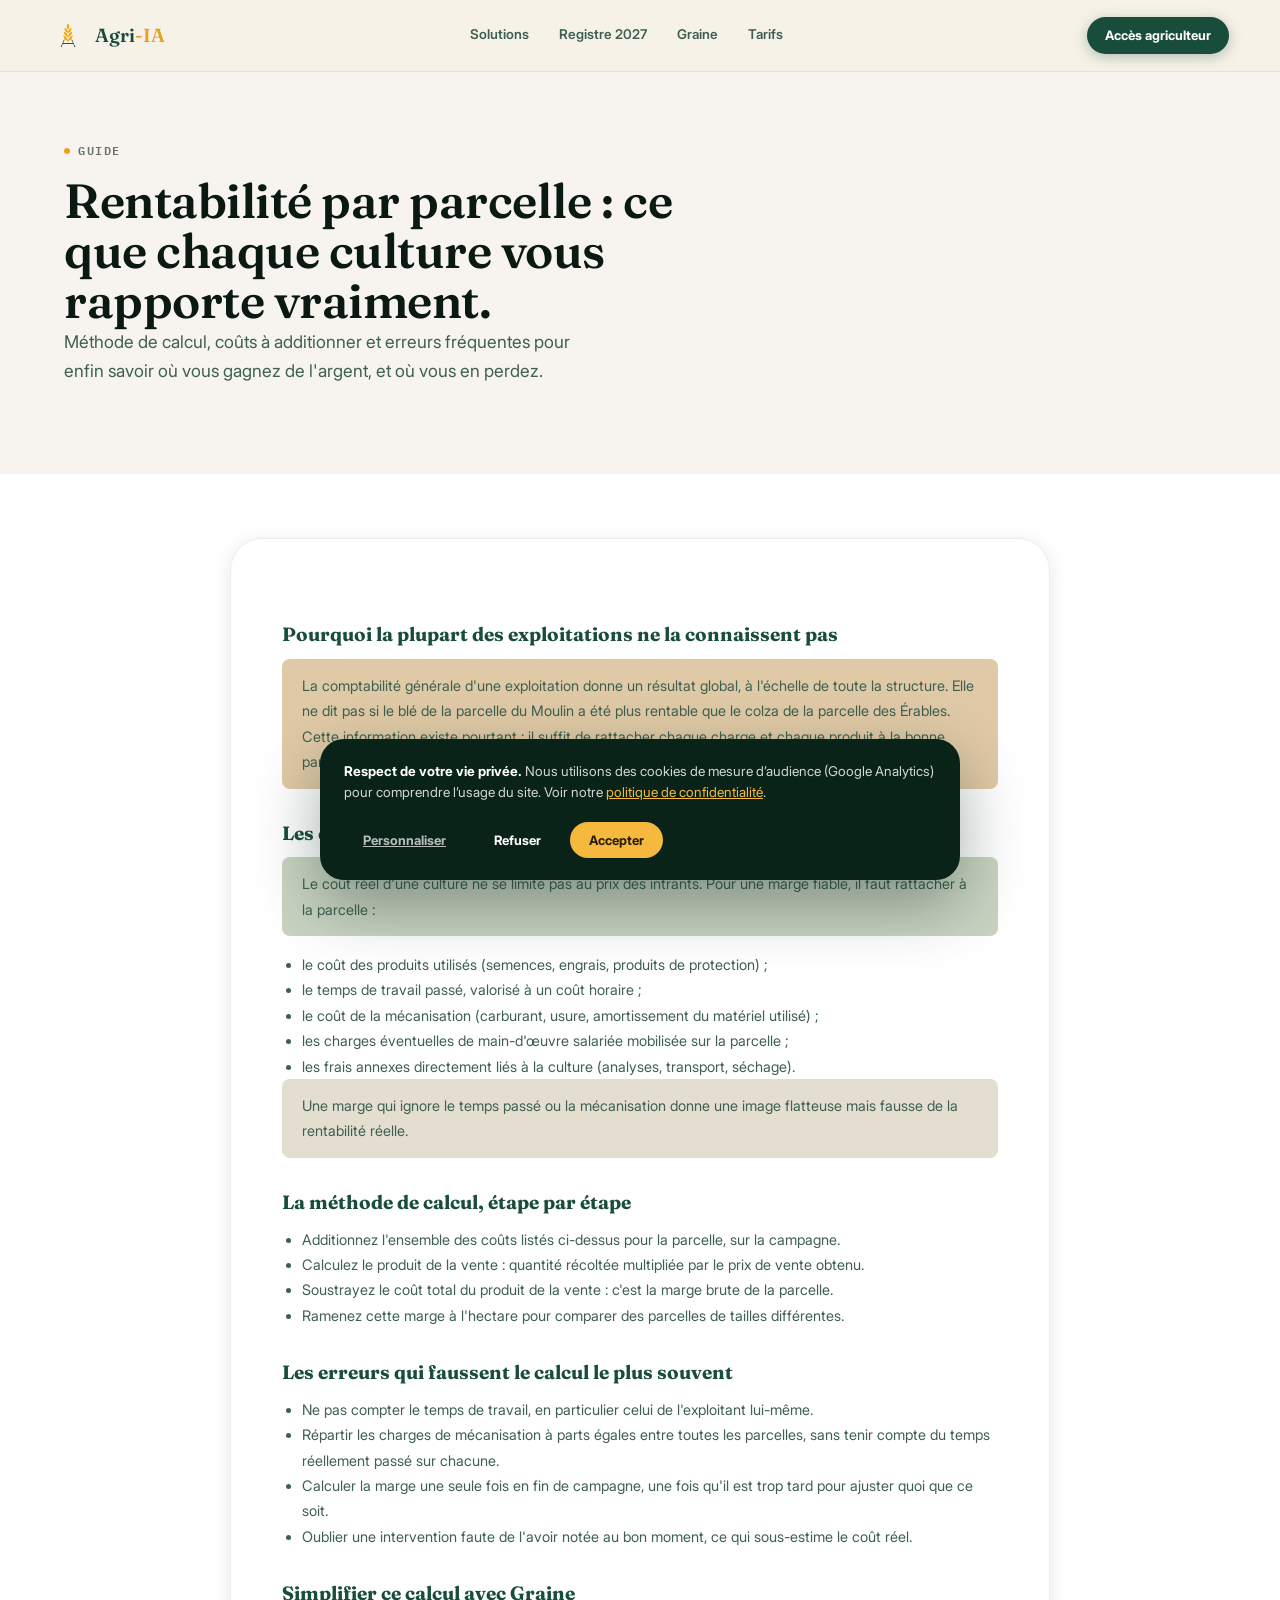
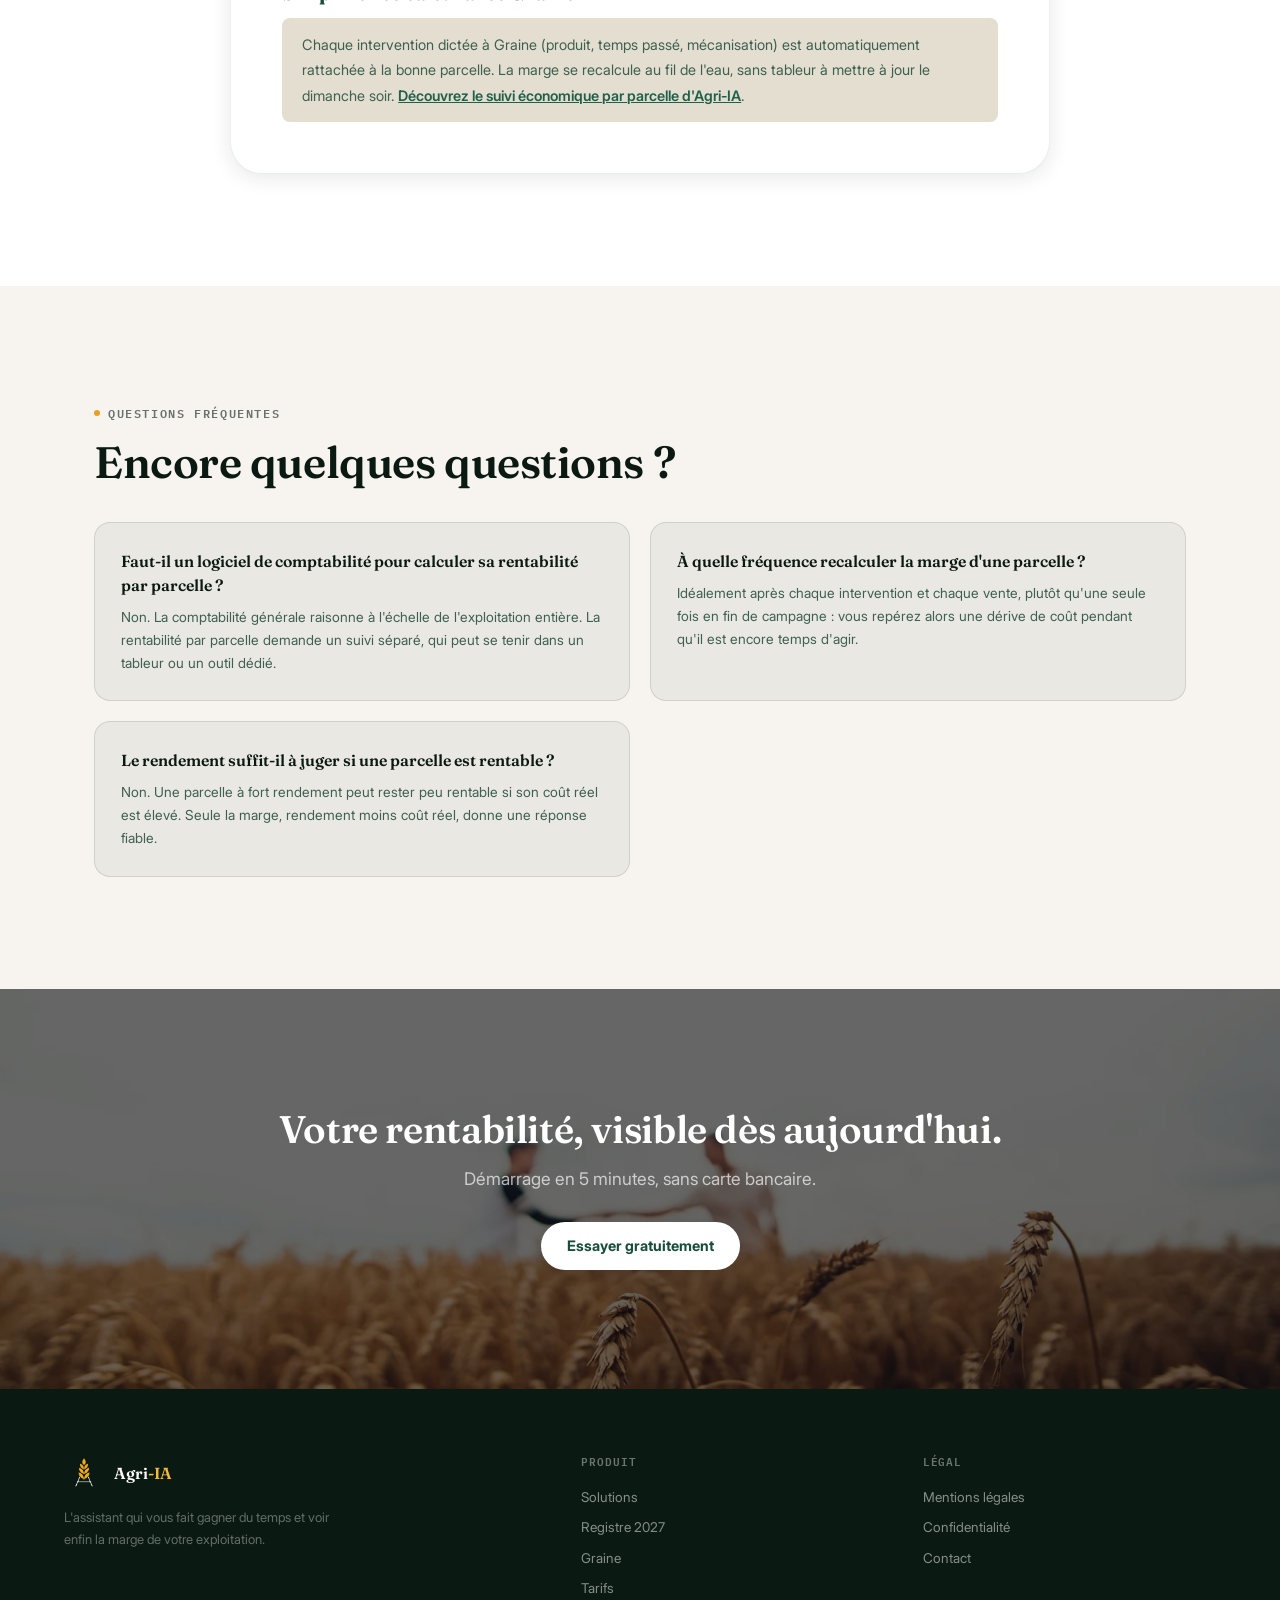
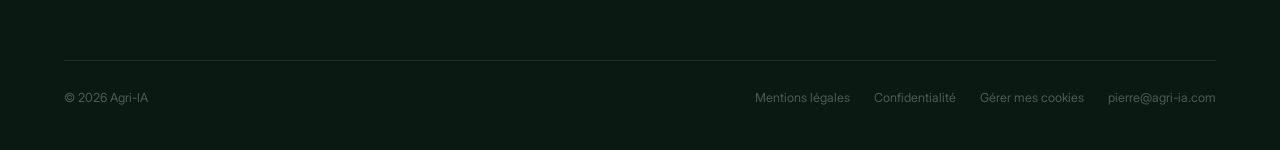
<file: guide-rentabilite-par-parcelle.html>
<!DOCTYPE html>
<html lang="fr">
<head>
<meta charset="UTF-8">
<meta name="viewport" content="width=device-width, initial-scale=1.0">
<title>Rentabilité par parcelle : le guide complet | Agri-IA</title>
<meta name="description" content="Comment calculer ce que chaque parcelle vous rapporte vraiment : coûts à additionner, méthode de calcul, erreurs fréquentes et façon de simplifier le suivi.">
<meta name="robots" content="index, follow">
<link rel="canonical" href="https://agri-ia.com/guide-rentabilite-par-parcelle.html">
<meta property="og:type" content="article">
<meta property="og:site_name" content="Agri-IA">
<meta property="og:locale" content="fr_FR">
<meta property="og:title" content="Rentabilité par parcelle : le guide complet">
<meta property="og:description" content="Comment calculer ce que chaque parcelle vous rapporte vraiment : coûts à additionner, méthode de calcul, erreurs fréquentes et façon de simplifier le suivi.">
<meta property="og:url" content="https://agri-ia.com/guide-rentabilite-par-parcelle.html">
<meta property="og:image" content="https://agri-ia.com/champs-cereales-ciel.webp">
<meta property="og:image:width" content="1800">
<meta property="og:image:height" content="1200">
<meta name="twitter:card" content="summary_large_image">
<meta name="twitter:title" content="Rentabilité par parcelle : le guide complet">
<meta name="twitter:description" content="Comment calculer ce que chaque parcelle vous rapporte vraiment : coûts à additionner, méthode de calcul, erreurs fréquentes et façon de simplifier le suivi.">
<meta name="twitter:image" content="https://agri-ia.com/champs-cereales-ciel.webp">
<script type="application/ld+json">{"@context": "https://schema.org", "@type": "Organization", "name": "Agri-IA", "url": "https://agri-ia.com/", "logo": "https://agri-ia.com/logo-agri-ia.png", "description": "Agri-IA centralise la gestion d'une exploitation agricole française avec l'assistant vocal Graine.", "email": "pierre@agri-ia.com"}</script>
<script type="application/ld+json">{"@context":"https://schema.org","@type":"BreadcrumbList","itemListElement":[{"@type":"ListItem","position":1,"name":"Accueil","item":"https://agri-ia.com/"},{"@type":"ListItem","position":2,"name":"Solutions","item":"https://agri-ia.com/solutions.html"},{"@type":"ListItem","position":3,"name":"Guide rentabilité par parcelle","item":"https://agri-ia.com/guide-rentabilite-par-parcelle.html"}]}</script>
<script type="application/ld+json">{"@context":"https://schema.org","@type":"Article","headline":"Rentabilité par parcelle : ce que chaque culture vous rapporte vraiment","description":"Méthode de calcul, coûts à additionner et erreurs fréquentes pour connaître la marge réelle de chaque parcelle.","datePublished":"2026-08-17","dateModified":"2026-08-17","author":{"@type":"Organization","name":"Agri-IA"},"publisher":{"@type":"Organization","name":"Agri-IA","logo":{"@type":"ImageObject","url":"https://agri-ia.com/logo-agri-ia.png"}},"image":"https://agri-ia.com/champs-cereales-ciel.webp","mainEntityOfPage":"https://agri-ia.com/guide-rentabilite-par-parcelle.html"}</script>
<script type="application/ld+json">{"@context": "https://schema.org", "@type": "FAQPage", "mainEntity": [
{"@type": "Question", "name": "Faut-il un logiciel de comptabilité pour calculer sa rentabilité par parcelle ?", "acceptedAnswer": {"@type": "Answer", "text": "Non. La comptabilité générale raisonne à l'échelle de l'exploitation entière. La rentabilité par parcelle demande un suivi séparé, parcelle par parcelle, qui peut se tenir dans un tableur ou un outil dédié."}},
{"@type": "Question", "name": "À quelle fréquence recalculer la marge d'une parcelle ?", "acceptedAnswer": {"@type": "Answer", "text": "Idéalement après chaque intervention et chaque vente, plutôt qu'une seule fois en fin de campagne : vous repérez alors une dérive de coût pendant qu'il est encore temps d'agir."}},
{"@type": "Question", "name": "Le rendement suffit-il à juger si une parcelle est rentable ?", "acceptedAnswer": {"@type": "Answer", "text": "Non. Une parcelle à fort rendement peut rester peu rentable si son coût réel (intrants, temps, mécanisation) est élevé. Seule la marge, rendement moins coût réel, donne une réponse fiable."}}
]}</script>
<link rel="preconnect" href="https://fonts.googleapis.com">
<link rel="preconnect" href="https://fonts.gstatic.com" crossorigin>
<link href="https://fonts.googleapis.com/css2?family=Fraunces:WONK,opsz,wght@0,9..144,500;0,9..144,600;0,9..144,700&family=Inter:wght@400;500;600;700;800&family=IBM+Plex+Mono:wght@500;600&display=swap" rel="stylesheet">
<!-- Google Tag Manager : dépôt de cookies soumis au consentement (voir bannière RGPD) -->
<script>
window.dataLayer = window.dataLayer || [];
function gtag(){dataLayer.push(arguments);}
gtag('consent', 'default', {'analytics_storage':'denied','ad_storage':'denied'});
</script>
<!-- Google Tag Manager -->
<script>(function(w,d,s,l,i){w[l]=w[l]||[];w[l].push({'gtm.start':
new Date().getTime(),event:'gtm.js'});var f=d.getElementsByTagName(s)[0],
j=d.createElement(s),dl=l!='dataLayer'?'&l='+l:'';j.async=true;j.src=
'https://www.googletagmanager.com/gtm.js?id='+i+dl;f.parentNode.insertBefore(j,f);
})(window,document,'script','dataLayer','GTM-NQP4MH62');</script>
<!-- End Google Tag Manager -->
<link rel="icon" type="image/png" sizes="32x32" href="favicon-32x32.png">
<link rel="icon" type="image/png" sizes="16x16" href="favicon-16x16.png">
<link rel="apple-touch-icon" href="apple-touch-icon.png">
<link rel="manifest" href="site.webmanifest">
<meta name="theme-color" content="#184C3B">
<link rel="stylesheet" href="theme.css">
</head>
<body>
<!-- Google Tag Manager (noscript) -->
<noscript><iframe src="https://www.googletagmanager.com/ns.html?id=GTM-NQP4MH62" height="0" width="0" style="display:none;visibility:hidden"></iframe></noscript>
<!-- End Google Tag Manager (noscript) -->
<header class="gr-header" id="gr-header">
  <a href="index.html" class="gr-logo">
    <img src="logo-agri-ia.png" width="500" height="500" alt="Agri-IA">
    <span class="gr-logo-name">Agri<span>-IA</span></span>
  </a>
  <nav class="gr-nav">
    <a href="solutions.html">Solutions</a>
<a href="conformite.html">Registre 2027</a>
<a href="graine.html">Graine</a>
<a href="tarifs.html">Tarifs</a>
  </nav>
  <button class="gr-menu-btn" id="gr-menu-btn" aria-label="Menu" aria-expanded="false" aria-controls="gr-mob-nav"><span></span><span></span><span></span></button>
  <div class="gr-header-actions">
    <a href="https://login.agri-ia.com/login" class="gr-btn gr-btn--primary gr-btn--sm" target="_blank" rel="noopener">Accès agriculteur</a>
  </div>
</header>
<div class="gr-mob-nav" id="gr-mob-nav">
    <a href="solutions.html">Solutions</a>
<a href="conformite.html">Registre 2027</a>
<a href="graine.html">Graine</a>
<a href="tarifs.html">Tarifs</a>
  </div>

<section class="gr-page-hero" style="background:var(--beige);min-height:32vh;">
  <div class="gr-page-hero-content">
    <div class="gr-eyebrow gr-eyebrow--onlight"><span class="gr-eyebrow-dot"></span>Guide</div>
    <h1 class="gr-h1">Rentabilité par parcelle : ce que chaque culture vous rapporte vraiment.</h1>
    <p class="gr-lead gr-lead--onlight gr-callout">Méthode de calcul, coûts à additionner et erreurs fréquentes pour enfin savoir où vous gagnez de l'argent, et où vous en perdez.</p>
  </div>
</section>

<section class="gr-bg-paper">
  <div class="gr-section" style="padding-top:64px;">
    <div class="gr-simple-card" style="max-width:820px;margin:0 auto;">
      <h2>Pourquoi la plupart des exploitations ne la connaissent pas</h2>
      <p class="gr-callout gr-callout--c2">La comptabilité générale d'une exploitation donne un résultat global, à l'échelle de toute la structure. Elle ne dit pas si le blé de la parcelle du Moulin a été plus rentable que le colza de la parcelle des Érables. Cette information existe pourtant : il suffit de rattacher chaque charge et chaque produit à la bonne parcelle, plutôt que de tout regrouper dans une seule colonne de dépenses.</p>

      <h2>Les coûts à additionner pour chaque parcelle</h2>
      <p class="gr-callout gr-callout--c3">Le coût réel d'une culture ne se limite pas au prix des intrants. Pour une marge fiable, il faut rattacher à la parcelle :</p>
      <ul>
        <li>le coût des produits utilisés (semences, engrais, produits de protection) ;</li>
        <li>le temps de travail passé, valorisé à un coût horaire ;</li>
        <li>le coût de la mécanisation (carburant, usure, amortissement du matériel utilisé) ;</li>
        <li>les charges éventuelles de main-d'œuvre salariée mobilisée sur la parcelle ;</li>
        <li>les frais annexes directement liés à la culture (analyses, transport, séchage).</li>
      </ul>
      <p class="gr-callout">Une marge qui ignore le temps passé ou la mécanisation donne une image flatteuse mais fausse de la rentabilité réelle.</p>

      <h2>La méthode de calcul, étape par étape</h2>
      <ul>
        <li>Additionnez l'ensemble des coûts listés ci-dessus pour la parcelle, sur la campagne.</li>
        <li>Calculez le produit de la vente : quantité récoltée multipliée par le prix de vente obtenu.</li>
        <li>Soustrayez le coût total du produit de la vente : c'est la marge brute de la parcelle.</li>
        <li>Ramenez cette marge à l'hectare pour comparer des parcelles de tailles différentes.</li>
      </ul>

      <h2>Les erreurs qui faussent le calcul le plus souvent</h2>
      <ul>
        <li>Ne pas compter le temps de travail, en particulier celui de l'exploitant lui-même.</li>
        <li>Répartir les charges de mécanisation à parts égales entre toutes les parcelles, sans tenir compte du temps réellement passé sur chacune.</li>
        <li>Calculer la marge une seule fois en fin de campagne, une fois qu'il est trop tard pour ajuster quoi que ce soit.</li>
        <li>Oublier une intervention faute de l'avoir notée au bon moment, ce qui sous-estime le coût réel.</li>
      </ul>

      <h2>Simplifier ce calcul avec Graine</h2>
      <p class="gr-callout">Chaque intervention dictée à Graine (produit, temps passé, mécanisation) est automatiquement rattachée à la bonne parcelle. La marge se recalcule au fil de l'eau, sans tableur à mettre à jour le dimanche soir. <a href="solutions.html">Découvrez le suivi économique par parcelle d'Agri-IA</a>.</p>
    </div>
  </div>
</section>

<section class="gr-bg-dark">
  <div class="gr-section">
    <div class="gr-eyebrow gr-eyebrow--onlight gr-reveal"><span class="gr-eyebrow-dot"></span>Questions fréquentes</div>
    <h2 class="gr-h2 gr-reveal gr-reveal--d1">Encore quelques questions ?</h2>
    <div class="gr-faq-grid" style="margin-top:36px;">
      <div class="gr-faq-item gr-reveal">
        <h3>Faut-il un logiciel de comptabilité pour calculer sa rentabilité par parcelle ?</h3>
        <p>Non. La comptabilité générale raisonne à l'échelle de l'exploitation entière. La rentabilité par parcelle demande un suivi séparé, qui peut se tenir dans un tableur ou un outil dédié.</p>
      </div>
      <div class="gr-faq-item gr-reveal gr-reveal--d1">
        <h3>À quelle fréquence recalculer la marge d'une parcelle ?</h3>
        <p>Idéalement après chaque intervention et chaque vente, plutôt qu'une seule fois en fin de campagne : vous repérez alors une dérive de coût pendant qu'il est encore temps d'agir.</p>
      </div>
      <div class="gr-faq-item gr-reveal gr-reveal--d2">
        <h3>Le rendement suffit-il à juger si une parcelle est rentable ?</h3>
        <p>Non. Une parcelle à fort rendement peut rester peu rentable si son coût réel est élevé. Seule la marge, rendement moins coût réel, donne une réponse fiable.</p>
      </div>
    </div>
  </div>
</section>

<div class="gr-cta-photo">
  <img src="champs-cereales-ciel.webp" width="1800" height="1200" alt="Champs de céréales vus du ciel" loading="lazy">
  <div class="gr-cta-photo-ov">
    <h2 class="gr-h2">Votre rentabilité, visible dès aujourd'hui.</h2>
    <p class="gr-lead">Démarrage en 5 minutes, sans carte bancaire.</p>
    <div class="gr-btn-row" style="justify-content:center;">
      <a href="https://login.agri-ia.com/login" class="gr-btn gr-btn--white" target="_blank" rel="noopener">Essayer gratuitement</a>
    </div>
  </div>
</div>
<footer class="gr-footer">
  <div class="gr-footer-top">
    <div>
      <a href="index.html" class="gr-footer-brand">
        <img src="logo-agri-ia-footer.png" width="500" height="500" alt="Agri-IA">
        <span>Agri<em>-IA</em></span>
      </a>
      <p class="gr-footer-desc">L'assistant qui vous fait gagner du temps et voir enfin la marge de votre exploitation.</p>
    </div>
    <div class="gr-footer-col"><h4>Produit</h4>
      <a href="solutions.html">Solutions</a>
      <a href="conformite.html">Registre 2027</a>
      <a href="graine.html">Graine</a>
      <a href="tarifs.html">Tarifs</a>
    </div>
    <div class="gr-footer-col"><h4>Légal</h4>
      <a href="mentions-legales.html">Mentions légales</a>
      <a href="confidentialite.html">Confidentialité</a>
      <a href="mailto:pierre@agri-ia.com?subject=Demande%20d%27information%20Agri-IA">Contact</a>
    </div>
  </div>
  <div class="gr-footer-bottom">
    <span>© 2026 Agri-IA</span>
    <div class="gr-footer-links">
      <a href="mentions-legales.html">Mentions légales</a>
      <a href="confidentialite.html">Confidentialité</a>
      <a href="#" onclick="grConsentOpen();return false;">Gérer mes cookies</a>
      <a href="mailto:pierre@agri-ia.com?subject=Demande%20d%27information%20Agri-IA">pierre@agri-ia.com</a>
    </div>
  </div>
</footer>
<div class="gr-mob-cta"><a href="https://login.agri-ia.com/login" target="_blank" rel="noopener">Essayer gratuitement →</a></div>
<script src="main.js"></script>

<div class="gr-consent" id="gr-consent">
  <div class="gr-consent-text"><strong>Respect de votre vie privée.</strong> Nous utilisons des cookies de mesure d’audience (Google Analytics) pour comprendre l’usage du site. Voir notre <a href="confidentialite.html">politique de confidentialité</a>.</div>
  <div class="gr-consent-actions">
    <button class="gr-consent-link" onclick="grConsentToggleDetail()">Personnaliser</button>
    <button class="gr-consent-refuse" onclick="grConsent(false)">Refuser</button>
    <button class="gr-consent-accept" onclick="grConsent(true)">Accepter</button>
  </div>
  <div class="gr-consent-detail" id="gr-consent-detail">
    <div class="gr-consent-row">
      <div class="gr-consent-row-text"><strong>Cookies strictement nécessaires</strong><span>Mémorisation de votre choix de consentement. Toujours actifs.</span></div>
      <label class="gr-toggle"><input type="checkbox" checked disabled><span class="gr-toggle-slider"></span></label>
    </div>
    <div class="gr-consent-row">
      <div class="gr-consent-row-text"><strong>Mesure d'audience (Google Analytics)</strong><span>Nous aide à comprendre la fréquentation du site.</span></div>
      <label class="gr-toggle"><input type="checkbox" id="gr-consent-analytics"><span class="gr-toggle-slider"></span></label>
    </div>
    <div class="gr-consent-actions gr-consent-save">
      <button class="gr-consent-accept" onclick="grConsentSave()">Enregistrer mes choix</button>
    </div>
  </div>
</div>
<script>
(function(){
  var saved=localStorage.getItem('gr_consent');
  var toggle=document.getElementById('gr-consent-analytics');
  if(saved==='granted'){gtag('consent','update',{'analytics_storage':'granted'});if(toggle)toggle.checked=true;}
  else if(!saved){document.getElementById('gr-consent').classList.add('is-visible');}
})();
function grConsentToggleDetail(){
  document.getElementById('gr-consent-detail').classList.toggle('is-open');
}
function grConsent(granted){
  localStorage.setItem('gr_consent', granted?'granted':'denied');
  gtag('consent','update',{'analytics_storage':granted?'granted':'denied'});
  document.getElementById('gr-consent').classList.remove('is-visible');
  document.getElementById('gr-consent-detail').classList.remove('is-open');
}
function grConsentSave(){
  grConsent(document.getElementById('gr-consent-analytics').checked);
}
function grConsentOpen(){
  var saved=localStorage.getItem('gr_consent');
  var toggle=document.getElementById('gr-consent-analytics');
  if(toggle) toggle.checked=(saved==='granted');
  document.getElementById('gr-consent').classList.add('is-visible');
}
</script>
</body>
</html>
</file>
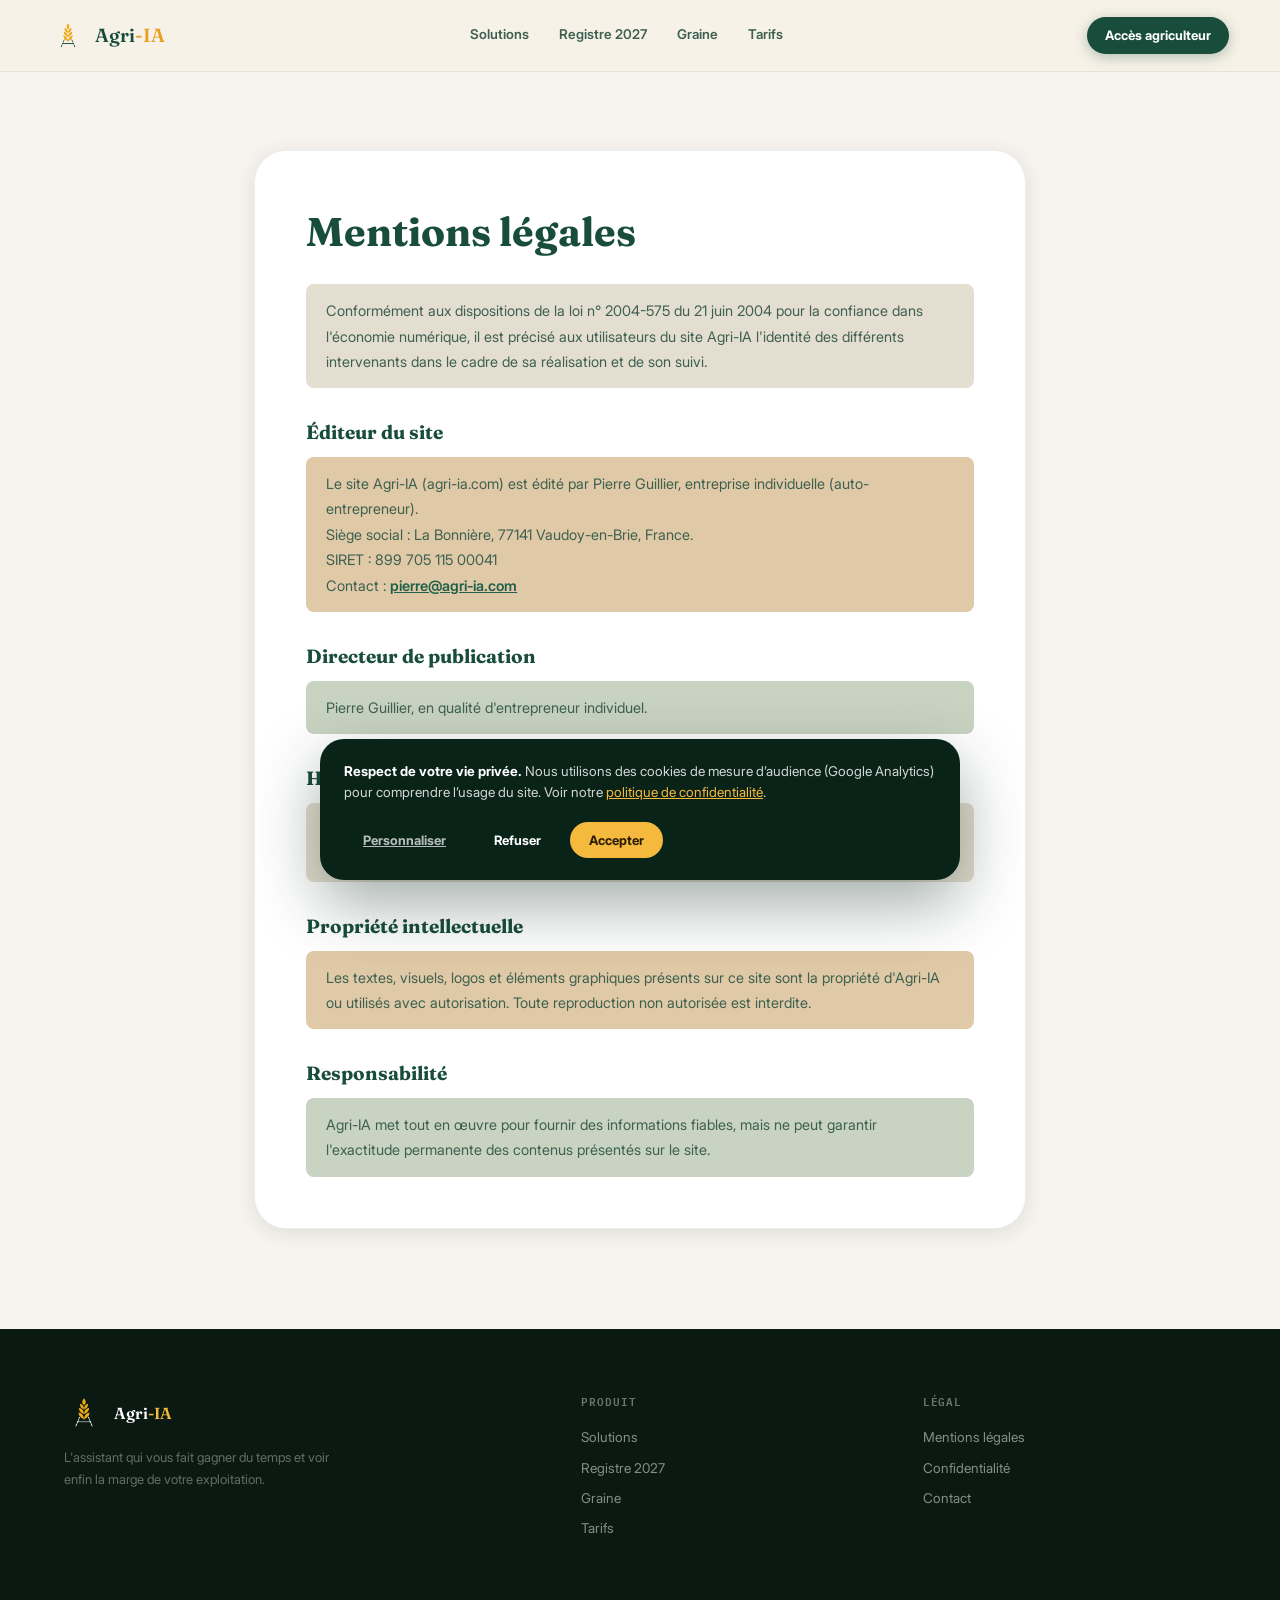
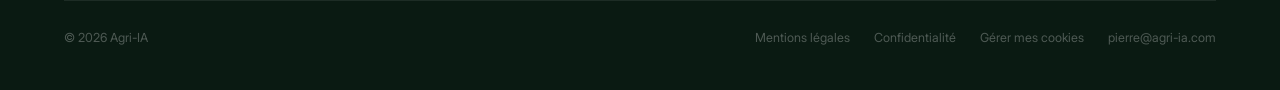
<file: mentions-legales.html>
<!DOCTYPE html>
<html lang="fr">
<head>
<meta charset="UTF-8">
<meta name="viewport" content="width=device-width, initial-scale=1.0">
<title>Mentions légales | Agri-IA</title>
<meta name="description" content="Mentions légales de la plateforme Agri-IA.">
<meta name="robots" content="noindex, follow">
<link rel="canonical" href="https://agri-ia.com/mentions-legales.html">
<meta property="og:type" content="website">
<meta property="og:site_name" content="Agri-IA">
<meta property="og:locale" content="fr_FR">
<meta property="og:title" content="Mentions légales | Agri-IA">
<meta property="og:description" content="Mentions légales de la plateforme Agri-IA.">
<meta property="og:url" content="https://agri-ia.com/mentions-legales.html">
<meta property="og:image" content="https://agri-ia.com/logo-agri-ia.png">
<meta property="og:image:width" content="500">
<meta property="og:image:height" content="500">
<meta name="twitter:card" content="summary_large_image">
<meta name="twitter:title" content="Mentions légales | Agri-IA">
<meta name="twitter:description" content="Mentions légales de la plateforme Agri-IA.">
<meta name="twitter:image" content="https://agri-ia.com/logo-agri-ia.png">
<script type="application/ld+json">{"@context": "https://schema.org", "@type": "Organization", "name": "Agri-IA", "url": "https://agri-ia.com/", "logo": "https://agri-ia.com/logo-agri-ia.png", "description": "Agri-IA centralise la gestion d'une exploitation agricole française avec l'assistant vocal Graine.", "email": "pierre@agri-ia.com"}</script>
<script type="application/ld+json">{"@context":"https://schema.org","@type":"BreadcrumbList","itemListElement":[{"@type":"ListItem","position":1,"name":"Accueil","item":"https://agri-ia.com/"},{"@type":"ListItem","position":2,"name":"Mentions légales","item":"https://agri-ia.com/mentions-legales.html"}]}</script>
<link rel="preconnect" href="https://fonts.googleapis.com">
<link rel="preconnect" href="https://fonts.gstatic.com" crossorigin>
<link href="https://fonts.googleapis.com/css2?family=Fraunces:WONK,opsz,wght@0,9..144,500;0,9..144,600;0,9..144,700&family=Inter:wght@400;500;600;700;800&family=IBM+Plex+Mono:wght@500;600&display=swap" rel="stylesheet">
<!-- Google Tag Manager : dépôt de cookies soumis au consentement (voir bannière RGPD) -->
<script>
window.dataLayer = window.dataLayer || [];
function gtag(){dataLayer.push(arguments);}
gtag('consent', 'default', {'analytics_storage':'denied','ad_storage':'denied'});
</script>
<!-- Google Tag Manager -->
<script>(function(w,d,s,l,i){w[l]=w[l]||[];w[l].push({'gtm.start':
new Date().getTime(),event:'gtm.js'});var f=d.getElementsByTagName(s)[0],
j=d.createElement(s),dl=l!='dataLayer'?'&l='+l:'';j.async=true;j.src=
'https://www.googletagmanager.com/gtm.js?id='+i+dl;f.parentNode.insertBefore(j,f);
})(window,document,'script','dataLayer','GTM-NQP4MH62');</script>
<!-- End Google Tag Manager -->
<link rel="icon" type="image/png" sizes="32x32" href="favicon-32x32.png">
<link rel="icon" type="image/png" sizes="16x16" href="favicon-16x16.png">
<link rel="apple-touch-icon" href="apple-touch-icon.png">
<link rel="manifest" href="site.webmanifest">
<meta name="theme-color" content="#184C3B">
<link rel="stylesheet" href="theme.css">
</head>
<body>
<!-- Google Tag Manager (noscript) -->
<noscript><iframe src="https://www.googletagmanager.com/ns.html?id=GTM-NQP4MH62" height="0" width="0" style="display:none;visibility:hidden"></iframe></noscript>
<!-- End Google Tag Manager (noscript) -->
<header class="gr-header" id="gr-header">
  <a href="index.html" class="gr-logo">
    <img src="logo-agri-ia.png" width="500" height="500" alt="Agri-IA">
    <span class="gr-logo-name">Agri<span>-IA</span></span>
  </a>
  <nav class="gr-nav">
    <a href="solutions.html">Solutions</a>
<a href="conformite.html">Registre 2027</a>
<a href="graine.html">Graine</a>
<a href="tarifs.html">Tarifs</a>
  </nav>
  <button class="gr-menu-btn" id="gr-menu-btn" aria-label="Menu" aria-expanded="false" aria-controls="gr-mob-nav"><span></span><span></span><span></span></button>
  <div class="gr-header-actions">
    <a href="https://login.agri-ia.com/login" class="gr-btn gr-btn--primary gr-btn--sm" target="_blank" rel="noopener">Accès agriculteur</a>
  </div>
</header>
<div class="gr-mob-nav" id="gr-mob-nav">
    <a href="solutions.html">Solutions</a>
<a href="conformite.html">Registre 2027</a>
<a href="graine.html">Graine</a>
<a href="tarifs.html">Tarifs</a>
  </div>

<main class="gr-simple-main">
  <div class="gr-simple-card">
    <h1>Mentions légales</h1>
    <p class="gr-callout">Conformément aux dispositions de la loi n° 2004-575 du 21 juin 2004 pour la confiance dans l'économie numérique, il est précisé aux utilisateurs du site Agri-IA l'identité des différents intervenants dans le cadre de sa réalisation et de son suivi.</p>
    <h2>Éditeur du site</h2>
    <p class="gr-callout gr-callout--c2">Le site Agri-IA (agri-ia.com) est édité par Pierre Guillier, entreprise individuelle (auto-entrepreneur).<br>Siège social : La Bonnière, 77141 Vaudoy-en-Brie, France.<br>SIRET : 899 705 115 00041<br>Contact : <a href="mailto:pierre@agri-ia.com">pierre@agri-ia.com</a></p>
    <h2>Directeur de publication</h2>
    <p class="gr-callout gr-callout--c3">Pierre Guillier, en qualité d'entrepreneur individuel.</p>
    <h2>Hébergement</h2>
    <p class="gr-callout">Site hébergé via GitHub Pages, GitHub Inc., 88 Colin P Kelly Jr St, San Francisco, CA 94107, États-Unis.</p>
    <h2>Propriété intellectuelle</h2>
    <p class="gr-callout gr-callout--c2">Les textes, visuels, logos et éléments graphiques présents sur ce site sont la propriété d'Agri-IA ou utilisés avec autorisation. Toute reproduction non autorisée est interdite.</p>
    <h2>Responsabilité</h2>
    <p class="gr-callout gr-callout--c3">Agri-IA met tout en œuvre pour fournir des informations fiables, mais ne peut garantir l'exactitude permanente des contenus présentés sur le site.</p>
  </div>
</main>
<footer class="gr-footer">
  <div class="gr-footer-top">
    <div>
      <a href="index.html" class="gr-footer-brand">
        <img src="logo-agri-ia-footer.png" width="500" height="500" alt="Agri-IA">
        <span>Agri<em>-IA</em></span>
      </a>
      <p class="gr-footer-desc">L'assistant qui vous fait gagner du temps et voir enfin la marge de votre exploitation.</p>
    </div>
    <div class="gr-footer-col"><h4>Produit</h4>
      <a href="solutions.html">Solutions</a>
      <a href="conformite.html">Registre 2027</a>
      <a href="graine.html">Graine</a>
      <a href="tarifs.html">Tarifs</a>
    </div>
    <div class="gr-footer-col"><h4>Légal</h4>
      <a href="mentions-legales.html">Mentions légales</a>
      <a href="confidentialite.html">Confidentialité</a>
      <a href="mailto:pierre@agri-ia.com?subject=Demande%20d%27information%20Agri-IA">Contact</a>
    </div>
  </div>
  <div class="gr-footer-bottom">
    <span>© 2026 Agri-IA</span>
    <div class="gr-footer-links">
      <a href="mentions-legales.html">Mentions légales</a>
      <a href="confidentialite.html">Confidentialité</a>
      <a href="#" onclick="grConsentOpen();return false;">Gérer mes cookies</a>
      <a href="mailto:pierre@agri-ia.com?subject=Demande%20d%27information%20Agri-IA">pierre@agri-ia.com</a>
    </div>
  </div>
</footer>
<div class="gr-mob-cta"><a href="https://login.agri-ia.com/login" target="_blank" rel="noopener">Essayer gratuitement →</a></div>
<script src="main.js"></script>

<div class="gr-consent" id="gr-consent">
  <div class="gr-consent-text"><strong>Respect de votre vie privée.</strong> Nous utilisons des cookies de mesure d’audience (Google Analytics) pour comprendre l’usage du site. Voir notre <a href="confidentialite.html">politique de confidentialité</a>.</div>
  <div class="gr-consent-actions">
    <button class="gr-consent-link" onclick="grConsentToggleDetail()">Personnaliser</button>
    <button class="gr-consent-refuse" onclick="grConsent(false)">Refuser</button>
    <button class="gr-consent-accept" onclick="grConsent(true)">Accepter</button>
  </div>
  <div class="gr-consent-detail" id="gr-consent-detail">
    <div class="gr-consent-row">
      <div class="gr-consent-row-text"><strong>Cookies strictement nécessaires</strong><span>Mémorisation de votre choix de consentement. Toujours actifs.</span></div>
      <label class="gr-toggle"><input type="checkbox" checked disabled><span class="gr-toggle-slider"></span></label>
    </div>
    <div class="gr-consent-row">
      <div class="gr-consent-row-text"><strong>Mesure d'audience (Google Analytics)</strong><span>Nous aide à comprendre la fréquentation du site.</span></div>
      <label class="gr-toggle"><input type="checkbox" id="gr-consent-analytics"><span class="gr-toggle-slider"></span></label>
    </div>
    <div class="gr-consent-actions gr-consent-save">
      <button class="gr-consent-accept" onclick="grConsentSave()">Enregistrer mes choix</button>
    </div>
  </div>
</div>
<script>
(function(){
  var saved=localStorage.getItem('gr_consent');
  var toggle=document.getElementById('gr-consent-analytics');
  if(saved==='granted'){gtag('consent','update',{'analytics_storage':'granted'});if(toggle)toggle.checked=true;}
  else if(!saved){document.getElementById('gr-consent').classList.add('is-visible');}
})();
function grConsentToggleDetail(){
  document.getElementById('gr-consent-detail').classList.toggle('is-open');
}
function grConsent(granted){
  localStorage.setItem('gr_consent', granted?'granted':'denied');
  gtag('consent','update',{'analytics_storage':granted?'granted':'denied'});
  document.getElementById('gr-consent').classList.remove('is-visible');
  document.getElementById('gr-consent-detail').classList.remove('is-open');
}
function grConsentSave(){
  grConsent(document.getElementById('gr-consent-analytics').checked);
}
function grConsentOpen(){
  var saved=localStorage.getItem('gr_consent');
  var toggle=document.getElementById('gr-consent-analytics');
  if(toggle) toggle.checked=(saved==='granted');
  document.getElementById('gr-consent').classList.add('is-visible');
}
</script>
</body>
</html>
</file>
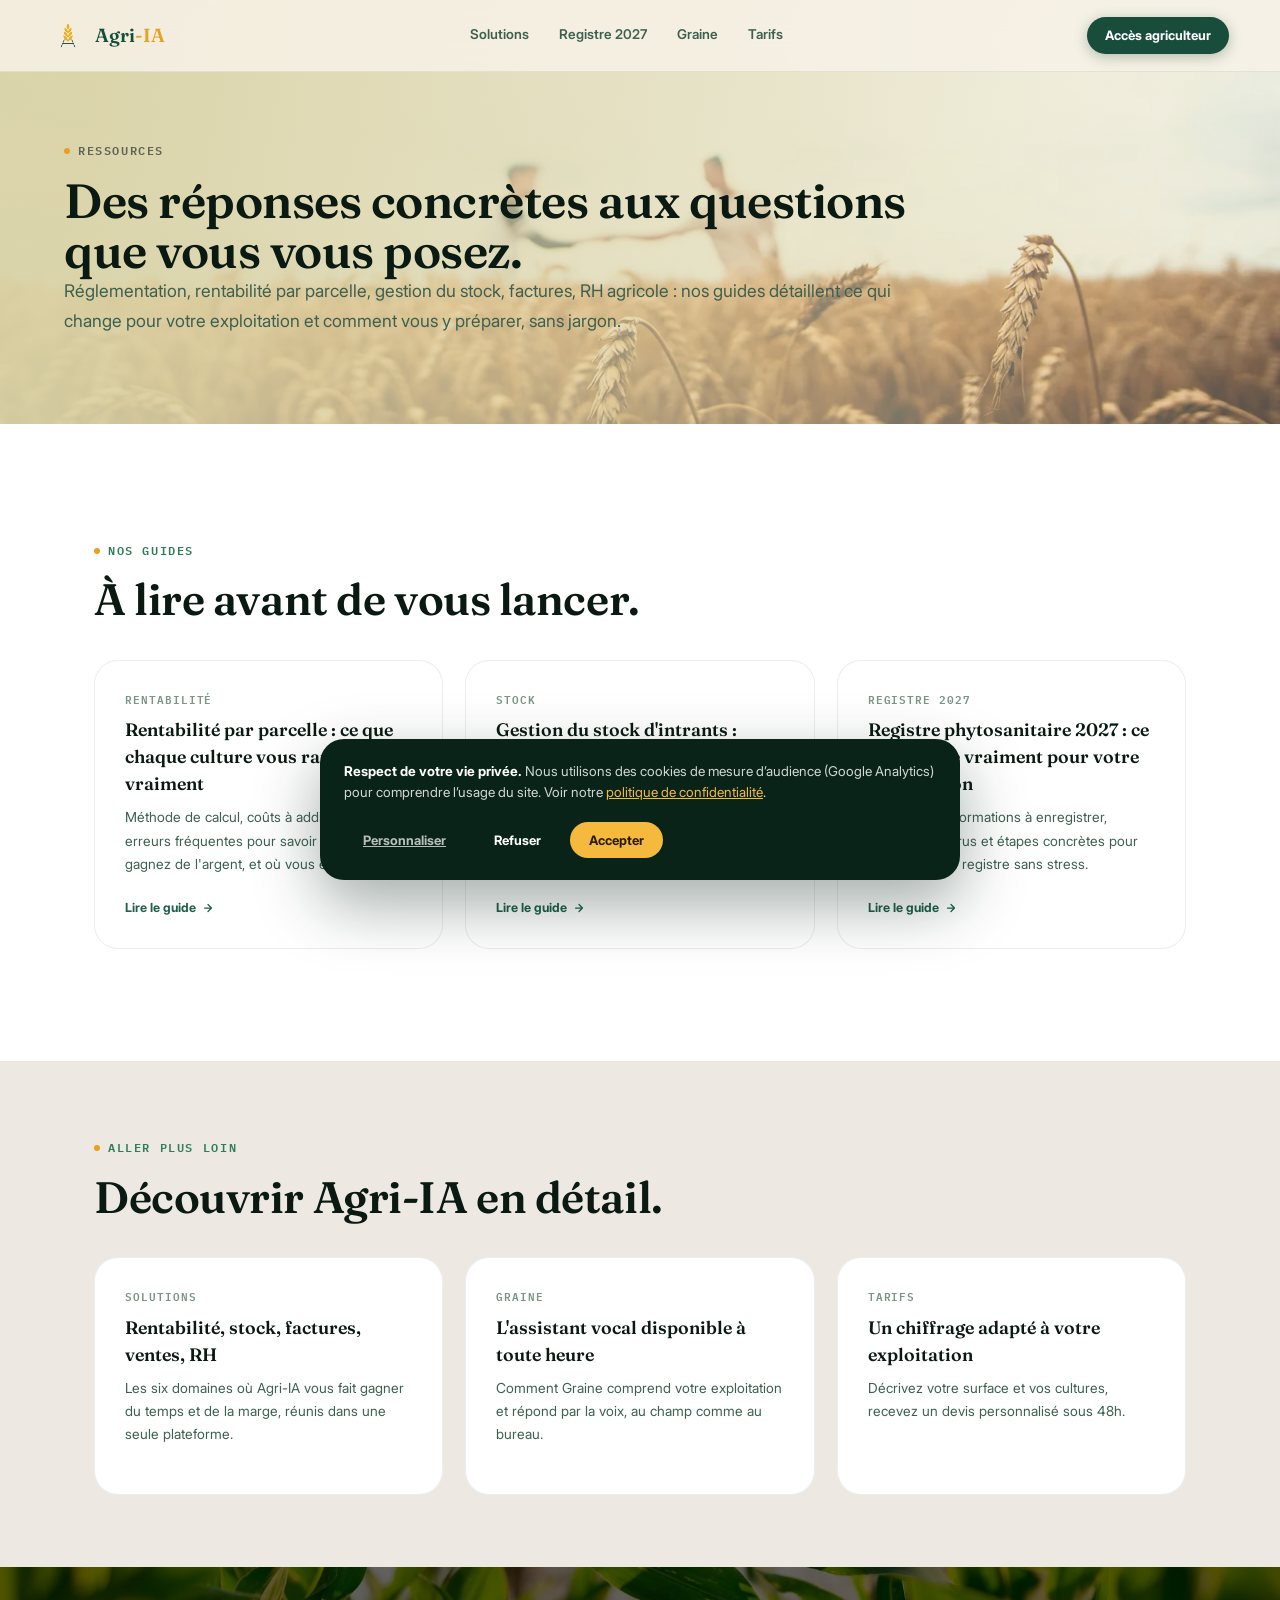
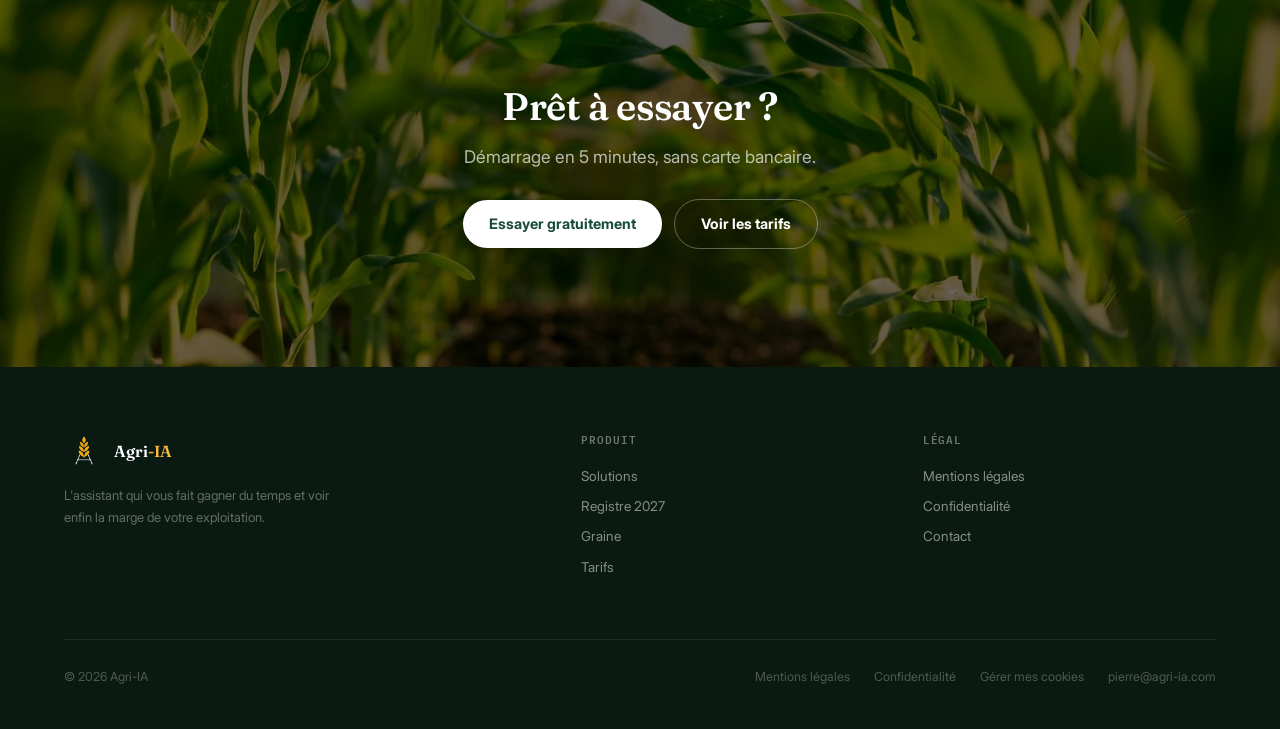
<file: ressources.html>
<!DOCTYPE html>
<html lang="fr">
<head>
<meta charset="UTF-8">
<meta name="viewport" content="width=device-width, initial-scale=1.0">
<title>Ressources et guides pour agriculteurs | Agri-IA</title>
<meta name="description" content="Guides pratiques sur la réglementation, la rentabilité et la gestion d'exploitation agricole, pour vous aider à gagner du temps et voir votre marge.">
<meta name="robots" content="index, follow">
<link rel="canonical" href="https://agri-ia.com/ressources.html">
<meta property="og:type" content="website">
<meta property="og:site_name" content="Agri-IA">
<meta property="og:locale" content="fr_FR">
<meta property="og:title" content="Ressources et guides pour agriculteurs | Agri-IA">
<meta property="og:description" content="Guides pratiques sur la réglementation, la rentabilité et la gestion d'exploitation agricole, pour vous aider à gagner du temps et voir votre marge.">
<meta property="og:url" content="https://agri-ia.com/ressources.html">
<meta property="og:image" content="https://agri-ia.com/conformite-verre-hero.webp">
<meta property="og:image:width" content="1536">
<meta property="og:image:height" content="1024">
<meta name="twitter:card" content="summary_large_image">
<meta name="twitter:title" content="Ressources et guides pour agriculteurs | Agri-IA">
<meta name="twitter:description" content="Guides pratiques sur la réglementation, la rentabilité et la gestion d'exploitation agricole, pour vous aider à gagner du temps et voir votre marge.">
<meta name="twitter:image" content="https://agri-ia.com/conformite-verre-hero.webp">
<script type="application/ld+json">{"@context": "https://schema.org", "@type": "Organization", "name": "Agri-IA", "url": "https://agri-ia.com/", "logo": "https://agri-ia.com/logo-agri-ia.png", "description": "Agri-IA centralise la gestion d'une exploitation agricole française avec l'assistant vocal Graine.", "email": "pierre@agri-ia.com"}</script>
<script type="application/ld+json">{"@context":"https://schema.org","@type":"BreadcrumbList","itemListElement":[{"@type":"ListItem","position":1,"name":"Accueil","item":"https://agri-ia.com/"},{"@type":"ListItem","position":2,"name":"Ressources","item":"https://agri-ia.com/ressources.html"}]}</script>
<script type="application/ld+json">{"@context":"https://schema.org","@type":"CollectionPage","name":"Ressources et guides pour agriculteurs","url":"https://agri-ia.com/ressources.html","hasPart":[{"@type":"Article","headline":"Rentabilité par parcelle : ce que chaque culture vous rapporte vraiment","url":"https://agri-ia.com/guide-rentabilite-par-parcelle.html"},{"@type":"Article","headline":"Gestion du stock d'intrants : éviter les ruptures et les pertes coûteuses","url":"https://agri-ia.com/guide-gestion-stock-intrants.html"},{"@type":"Article","headline":"Registre phytosanitaire 2027 : ce qui change vraiment pour votre exploitation","url":"https://agri-ia.com/guide-registre-phytosanitaire-2027.html"}]}</script>
<link rel="preconnect" href="https://fonts.googleapis.com">
<link rel="preconnect" href="https://fonts.gstatic.com" crossorigin>
<link href="https://fonts.googleapis.com/css2?family=Fraunces:WONK,opsz,wght@0,9..144,500;0,9..144,600;0,9..144,700&family=Inter:wght@400;500;600;700;800&family=IBM+Plex+Mono:wght@500;600&display=swap" rel="stylesheet">
<!-- Google Tag Manager : dépôt de cookies soumis au consentement (voir bannière RGPD) -->
<script>
window.dataLayer = window.dataLayer || [];
function gtag(){dataLayer.push(arguments);}
gtag('consent', 'default', {'analytics_storage':'denied','ad_storage':'denied'});
</script>
<!-- Google Tag Manager -->
<script>(function(w,d,s,l,i){w[l]=w[l]||[];w[l].push({'gtm.start':
new Date().getTime(),event:'gtm.js'});var f=d.getElementsByTagName(s)[0],
j=d.createElement(s),dl=l!='dataLayer'?'&l='+l:'';j.async=true;j.src=
'https://www.googletagmanager.com/gtm.js?id='+i+dl;f.parentNode.insertBefore(j,f);
})(window,document,'script','dataLayer','GTM-NQP4MH62');</script>
<!-- End Google Tag Manager -->
<link rel="icon" type="image/png" sizes="32x32" href="favicon-32x32.png">
<link rel="icon" type="image/png" sizes="16x16" href="favicon-16x16.png">
<link rel="apple-touch-icon" href="apple-touch-icon.png">
<link rel="manifest" href="site.webmanifest">
<meta name="theme-color" content="#184C3B">
<link rel="stylesheet" href="theme.css">
</head>
<body>
<!-- Google Tag Manager (noscript) -->
<noscript><iframe src="https://www.googletagmanager.com/ns.html?id=GTM-NQP4MH62" height="0" width="0" style="display:none;visibility:hidden"></iframe></noscript>
<!-- End Google Tag Manager (noscript) -->
<header class="gr-header" id="gr-header">
  <a href="index.html" class="gr-logo">
    <img src="logo-agri-ia.png" width="500" height="500" alt="Agri-IA">
    <span class="gr-logo-name">Agri<span>-IA</span></span>
  </a>
  <nav class="gr-nav">
    <a href="solutions.html">Solutions</a>
<a href="conformite.html">Registre 2027</a>
<a href="graine.html">Graine</a>
<a href="tarifs.html">Tarifs</a>
  </nav>
  <button class="gr-menu-btn" id="gr-menu-btn" aria-label="Menu" aria-expanded="false" aria-controls="gr-mob-nav"><span></span><span></span><span></span></button>
  <div class="gr-header-actions">
    <a href="https://login.agri-ia.com/login" class="gr-btn gr-btn--primary gr-btn--sm" target="_blank" rel="noopener">Accès agriculteur</a>
  </div>
</header>
<div class="gr-mob-nav" id="gr-mob-nav">
    <a href="solutions.html">Solutions</a>
<a href="conformite.html">Registre 2027</a>
<a href="graine.html">Graine</a>
<a href="tarifs.html">Tarifs</a>
  </div>

<section class="gr-page-hero">
  <img class="gr-page-hero-bg" src="champs-cereales-ciel.webp" width="1800" height="1200" alt="Champs de céréales vus du ciel" fetchpriority="high">
  <div class="gr-page-hero-ov"></div>
  <div class="gr-page-hero-content" style="max-width:860px;">
    <div class="gr-eyebrow gr-eyebrow--onlight"><span class="gr-eyebrow-dot"></span>Ressources</div>
    <h1 class="gr-h1">Des réponses concrètes aux questions que vous vous posez.</h1>
    <p class="gr-lead gr-lead--onlight gr-callout" style="max-width:none;">Réglementation, rentabilité par parcelle, gestion du stock, factures, RH agricole : nos guides détaillent ce qui change pour votre exploitation et comment vous y préparer, sans jargon.</p>
  </div>
</section>

<section class="gr-bg-paper">
  <div class="gr-section">
    <div class="gr-eyebrow gr-reveal"><span class="gr-eyebrow-dot"></span>Nos guides</div>
    <h2 class="gr-h2 gr-reveal gr-reveal--d1" style="margin-bottom:36px;">À lire avant de vous lancer.</h2>
    <div class="gr-grid-3">
      <a href="guide-rentabilite-par-parcelle.html" class="gr-card gr-reveal" style="display:block;text-decoration:none;color:inherit;">
        <div class="gr-card-tag">Rentabilité</div>
        <h3>Rentabilité par parcelle : ce que chaque culture vous rapporte vraiment</h3>
        <p>Méthode de calcul, coûts à additionner et erreurs fréquentes pour savoir où vous gagnez de l'argent, et où vous en perdez.</p>
        <span class="gr-card-link">Lire le guide <svg viewBox="0 0 24 24"><path d="M5 12h14M12 5l7 7-7 7"/></svg></span>
      </a>
      <a href="guide-gestion-stock-intrants.html" class="gr-card gr-reveal gr-reveal--d1" style="display:block;text-decoration:none;color:inherit;">
        <div class="gr-card-tag">Stock</div>
        <h3>Gestion du stock d'intrants : éviter les ruptures et les pertes coûteuses</h3>
        <p>Méthode de suivi, erreurs fréquentes et façon de savoir en permanence ce qu'il vous reste, sans inventaire manuel.</p>
        <span class="gr-card-link">Lire le guide <svg viewBox="0 0 24 24"><path d="M5 12h14M12 5l7 7-7 7"/></svg></span>
      </a>
      <a href="guide-registre-phytosanitaire-2027.html" class="gr-card gr-reveal gr-reveal--d2" style="display:block;text-decoration:none;color:inherit;">
        <div class="gr-card-tag">Registre 2027</div>
        <h3>Registre phytosanitaire 2027 : ce qui change vraiment pour votre exploitation</h3>
        <p>Obligations, informations à enregistrer, risques encourus et étapes concrètes pour préparer votre registre sans stress.</p>
        <span class="gr-card-link">Lire le guide <svg viewBox="0 0 24 24"><path d="M5 12h14M12 5l7 7-7 7"/></svg></span>
      </a>
    </div>
  </div>
</section>

<section class="gr-bg-tint">
  <div class="gr-section gr-section--tight">
    <div class="gr-eyebrow gr-reveal"><span class="gr-eyebrow-dot"></span>Aller plus loin</div>
    <h2 class="gr-h2 gr-reveal gr-reveal--d1" style="margin-bottom:36px;">Découvrir Agri-IA en détail.</h2>
    <div class="gr-grid-3">
      <a href="solutions.html" class="gr-card gr-reveal" style="display:block;text-decoration:none;color:inherit;">
        <div class="gr-card-tag">Solutions</div>
        <h3>Rentabilité, stock, factures, ventes, RH</h3>
        <p>Les six domaines où Agri-IA vous fait gagner du temps et de la marge, réunis dans une seule plateforme.</p>
      </a>
      <a href="graine.html" class="gr-card gr-reveal gr-reveal--d1" style="display:block;text-decoration:none;color:inherit;">
        <div class="gr-card-tag">Graine</div>
        <h3>L'assistant vocal disponible à toute heure</h3>
        <p>Comment Graine comprend votre exploitation et répond par la voix, au champ comme au bureau.</p>
      </a>
      <a href="tarifs.html" class="gr-card gr-reveal gr-reveal--d2" style="display:block;text-decoration:none;color:inherit;">
        <div class="gr-card-tag">Tarifs</div>
        <h3>Un chiffrage adapté à votre exploitation</h3>
        <p>Décrivez votre surface et vos cultures, recevez un devis personnalisé sous 48h.</p>
      </a>
    </div>
  </div>
</section>

<div class="gr-cta-photo">
  <img src="champ-agricole-coucher-soleil.webp" width="1800" height="1200" alt="Tracteur au travail dans un champ" loading="lazy">
  <div class="gr-cta-photo-ov">
    <h2 class="gr-h2">Prêt à essayer ?</h2>
    <p class="gr-lead">Démarrage en 5 minutes, sans carte bancaire.</p>
    <div class="gr-btn-row" style="justify-content:center;">
      <a href="https://login.agri-ia.com/login" class="gr-btn gr-btn--white" target="_blank" rel="noopener">Essayer gratuitement</a>
      <a href="tarifs.html" class="gr-btn gr-btn--ghost-onlight">Voir les tarifs</a>
    </div>
  </div>
</div>
<footer class="gr-footer">
  <div class="gr-footer-top">
    <div>
      <a href="index.html" class="gr-footer-brand">
        <img src="logo-agri-ia-footer.png" width="500" height="500" alt="Agri-IA">
        <span>Agri<em>-IA</em></span>
      </a>
      <p class="gr-footer-desc">L'assistant qui vous fait gagner du temps et voir enfin la marge de votre exploitation.</p>
    </div>
    <div class="gr-footer-col"><h4>Produit</h4>
      <a href="solutions.html">Solutions</a>
      <a href="conformite.html">Registre 2027</a>
      <a href="graine.html">Graine</a>
      <a href="tarifs.html">Tarifs</a>
    </div>
    <div class="gr-footer-col"><h4>Légal</h4>
      <a href="mentions-legales.html">Mentions légales</a>
      <a href="confidentialite.html">Confidentialité</a>
      <a href="mailto:pierre@agri-ia.com?subject=Demande%20d%27information%20Agri-IA">Contact</a>
    </div>
  </div>
  <div class="gr-footer-bottom">
    <span>© 2026 Agri-IA</span>
    <div class="gr-footer-links">
      <a href="mentions-legales.html">Mentions légales</a>
      <a href="confidentialite.html">Confidentialité</a>
      <a href="#" onclick="grConsentOpen();return false;">Gérer mes cookies</a>
      <a href="mailto:pierre@agri-ia.com?subject=Demande%20d%27information%20Agri-IA">pierre@agri-ia.com</a>
    </div>
  </div>
</footer>
<div class="gr-mob-cta"><a href="https://login.agri-ia.com/login" target="_blank" rel="noopener">Essayer gratuitement →</a></div>
<script src="main.js"></script>

<div class="gr-consent" id="gr-consent">
  <div class="gr-consent-text"><strong>Respect de votre vie privée.</strong> Nous utilisons des cookies de mesure d’audience (Google Analytics) pour comprendre l’usage du site. Voir notre <a href="confidentialite.html">politique de confidentialité</a>.</div>
  <div class="gr-consent-actions">
    <button class="gr-consent-link" onclick="grConsentToggleDetail()">Personnaliser</button>
    <button class="gr-consent-refuse" onclick="grConsent(false)">Refuser</button>
    <button class="gr-consent-accept" onclick="grConsent(true)">Accepter</button>
  </div>
  <div class="gr-consent-detail" id="gr-consent-detail">
    <div class="gr-consent-row">
      <div class="gr-consent-row-text"><strong>Cookies strictement nécessaires</strong><span>Mémorisation de votre choix de consentement. Toujours actifs.</span></div>
      <label class="gr-toggle"><input type="checkbox" checked disabled><span class="gr-toggle-slider"></span></label>
    </div>
    <div class="gr-consent-row">
      <div class="gr-consent-row-text"><strong>Mesure d'audience (Google Analytics)</strong><span>Nous aide à comprendre la fréquentation du site.</span></div>
      <label class="gr-toggle"><input type="checkbox" id="gr-consent-analytics"><span class="gr-toggle-slider"></span></label>
    </div>
    <div class="gr-consent-actions gr-consent-save">
      <button class="gr-consent-accept" onclick="grConsentSave()">Enregistrer mes choix</button>
    </div>
  </div>
</div>
<script>
(function(){
  var saved=localStorage.getItem('gr_consent');
  var toggle=document.getElementById('gr-consent-analytics');
  if(saved==='granted'){gtag('consent','update',{'analytics_storage':'granted'});if(toggle)toggle.checked=true;}
  else if(!saved){document.getElementById('gr-consent').classList.add('is-visible');}
})();
function grConsentToggleDetail(){
  document.getElementById('gr-consent-detail').classList.toggle('is-open');
}
function grConsent(granted){
  localStorage.setItem('gr_consent', granted?'granted':'denied');
  gtag('consent','update',{'analytics_storage':granted?'granted':'denied'});
  document.getElementById('gr-consent').classList.remove('is-visible');
  document.getElementById('gr-consent-detail').classList.remove('is-open');
}
function grConsentSave(){
  grConsent(document.getElementById('gr-consent-analytics').checked);
}
function grConsentOpen(){
  var saved=localStorage.getItem('gr_consent');
  var toggle=document.getElementById('gr-consent-analytics');
  if(toggle) toggle.checked=(saved==='granted');
  document.getElementById('gr-consent').classList.add('is-visible');
}
</script>
</body>
</html>
</file>
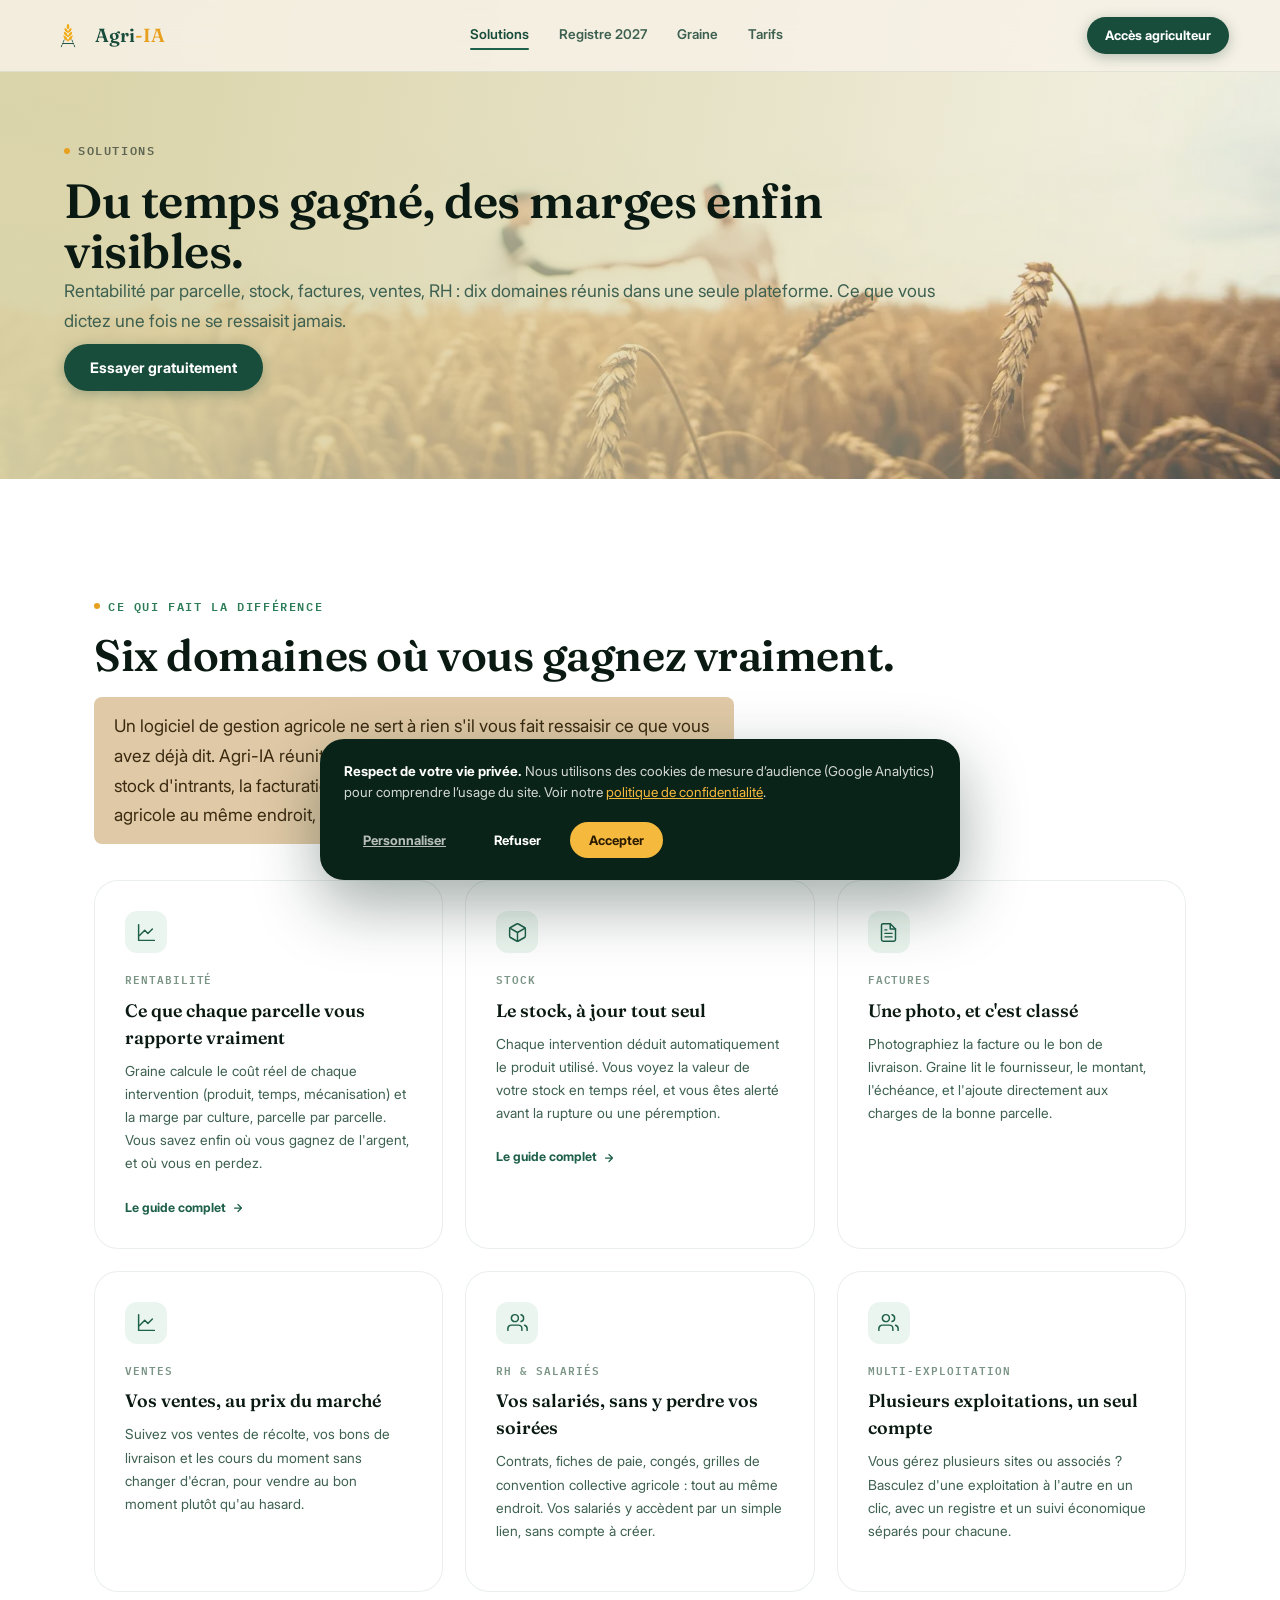
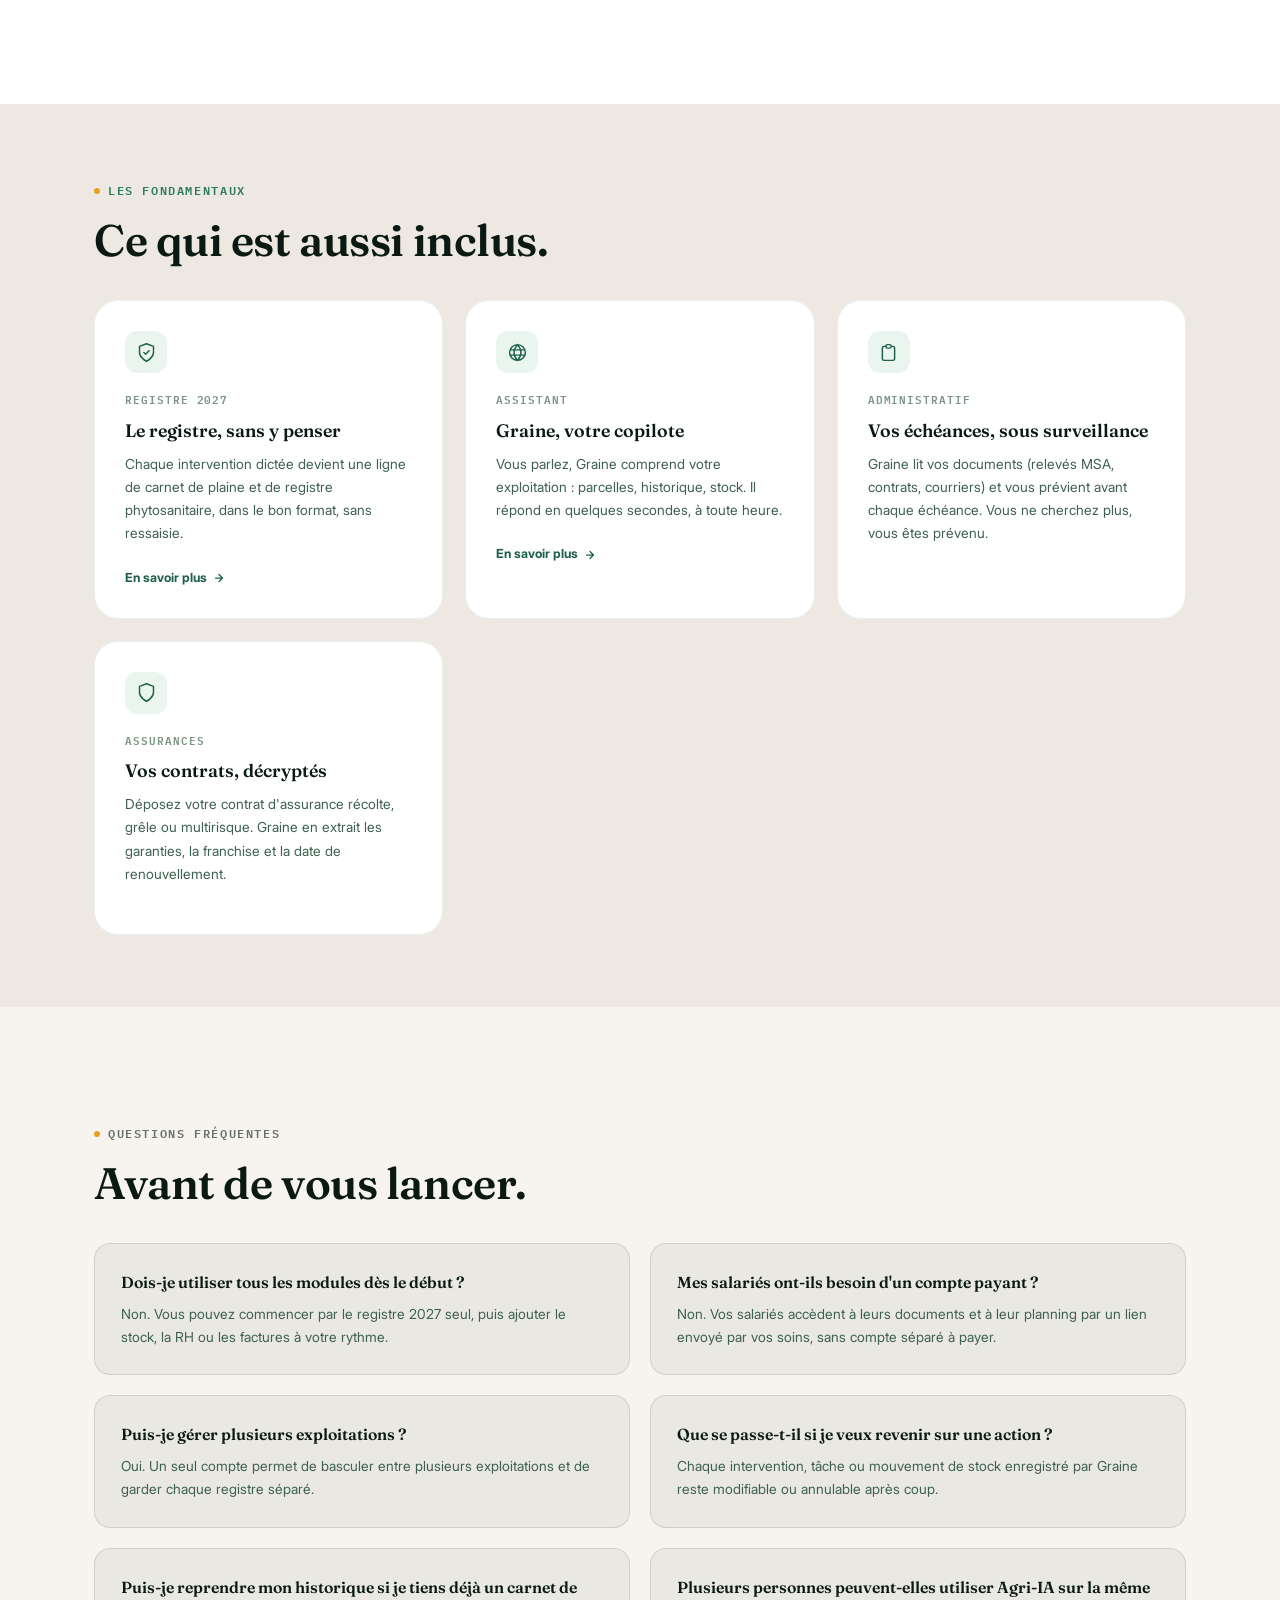
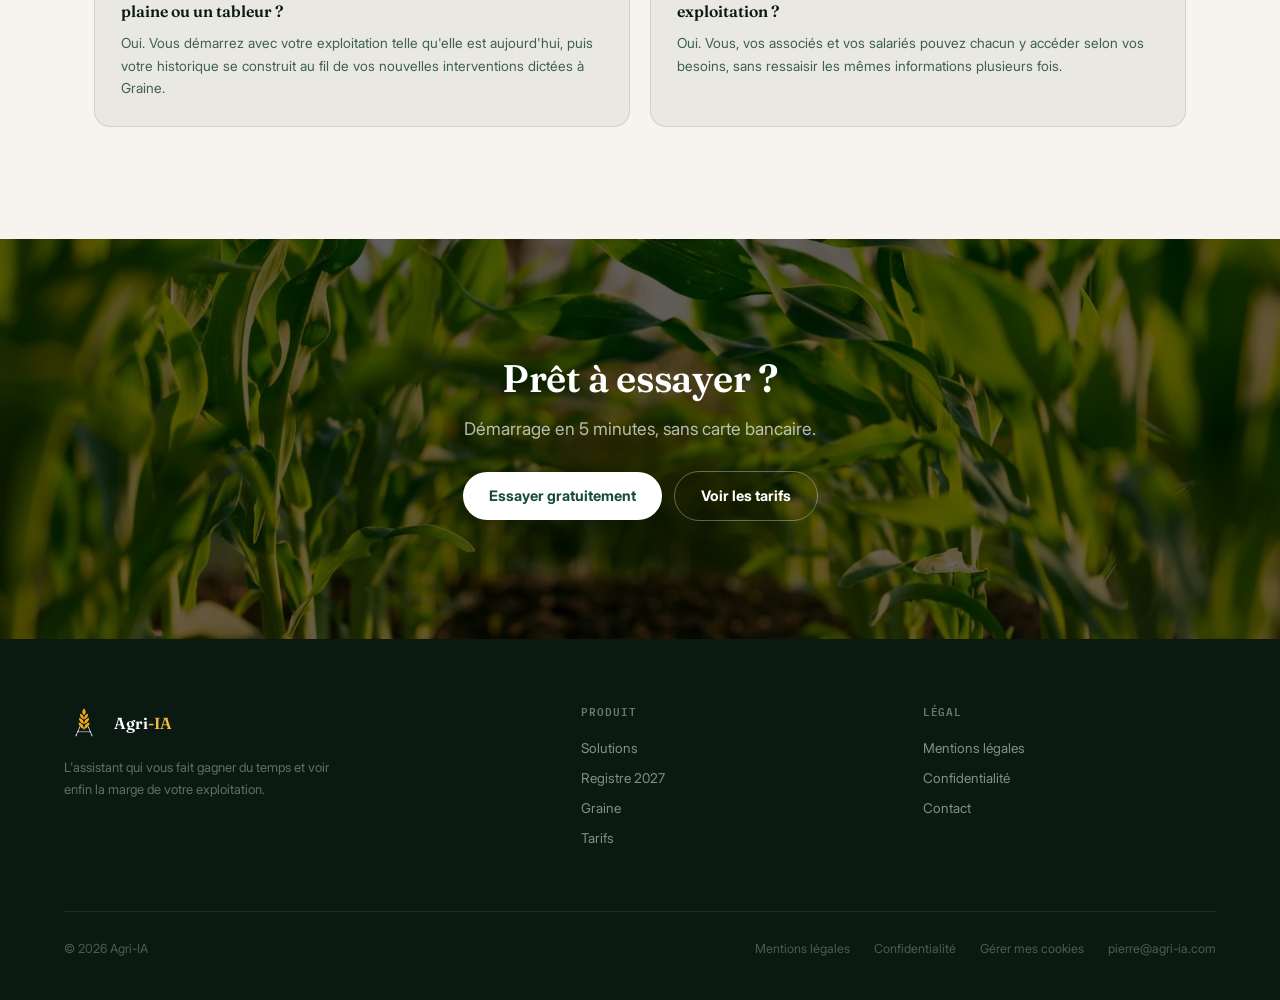
<file: solutions.html>
<!DOCTYPE html>
<html lang="fr">
<head>
<meta charset="UTF-8">
<meta name="viewport" content="width=device-width, initial-scale=1.0">
<title>Solutions Agri-IA : rentabilité, stock, RH, factures</title>
<meta name="description" content="Rentabilité par parcelle, stock, factures, ventes et RH : Agri-IA réunit ce qui fait gagner du temps et de la marge, au même endroit.">
<meta name="robots" content="index, follow">
<link rel="canonical" href="https://agri-ia.com/solutions.html">
<meta property="og:type" content="website">
<meta property="og:site_name" content="Agri-IA">
<meta property="og:locale" content="fr_FR">
<meta property="og:title" content="Solutions Agri-IA : rentabilité, stock, RH, factures">
<meta property="og:description" content="Rentabilité par parcelle, stock, factures, ventes et RH : Agri-IA réunit ce qui fait gagner du temps et de la marge, au même endroit.">
<meta property="og:url" content="https://agri-ia.com/solutions.html">
<meta property="og:image" content="https://agri-ia.com/logo-agri-ia.png">
<meta property="og:image:width" content="500">
<meta property="og:image:height" content="500">
<meta name="twitter:card" content="summary_large_image">
<meta name="twitter:title" content="Solutions Agri-IA : rentabilité, stock, RH, factures">
<meta name="twitter:description" content="Rentabilité par parcelle, stock, factures, ventes et RH : Agri-IA réunit ce qui fait gagner du temps et de la marge, au même endroit.">
<meta name="twitter:image" content="https://agri-ia.com/logo-agri-ia.png">
<script type="application/ld+json">{"@context": "https://schema.org", "@type": "Organization", "name": "Agri-IA", "url": "https://agri-ia.com/", "logo": "https://agri-ia.com/logo-agri-ia.png", "description": "Agri-IA centralise la gestion d'une exploitation agricole française avec l'assistant vocal Graine.", "email": "pierre@agri-ia.com"}</script>
<script type="application/ld+json">{"@context":"https://schema.org","@type":"BreadcrumbList","itemListElement":[{"@type":"ListItem","position":1,"name":"Accueil","item":"https://agri-ia.com/"},{"@type":"ListItem","position":2,"name":"Solutions","item":"https://agri-ia.com/solutions.html"}]}</script>
<link rel="preconnect" href="https://fonts.googleapis.com">
<link rel="preconnect" href="https://fonts.gstatic.com" crossorigin>
<link href="https://fonts.googleapis.com/css2?family=Fraunces:WONK,opsz,wght@0,9..144,500;0,9..144,600;0,9..144,700&family=Inter:wght@400;500;600;700;800&family=IBM+Plex+Mono:wght@500;600&display=swap" rel="stylesheet">
<!-- Google Tag Manager : dépôt de cookies soumis au consentement (voir bannière RGPD) -->
<script>
window.dataLayer = window.dataLayer || [];
function gtag(){dataLayer.push(arguments);}
gtag('consent', 'default', {'analytics_storage':'denied','ad_storage':'denied'});
</script>
<!-- Google Tag Manager -->
<script>(function(w,d,s,l,i){w[l]=w[l]||[];w[l].push({'gtm.start':
new Date().getTime(),event:'gtm.js'});var f=d.getElementsByTagName(s)[0],
j=d.createElement(s),dl=l!='dataLayer'?'&l='+l:'';j.async=true;j.src=
'https://www.googletagmanager.com/gtm.js?id='+i+dl;f.parentNode.insertBefore(j,f);
})(window,document,'script','dataLayer','GTM-NQP4MH62');</script>
<!-- End Google Tag Manager -->
<link rel="icon" type="image/png" sizes="32x32" href="favicon-32x32.png">
<link rel="icon" type="image/png" sizes="16x16" href="favicon-16x16.png">
<link rel="apple-touch-icon" href="apple-touch-icon.png">
<link rel="manifest" href="site.webmanifest">
<meta name="theme-color" content="#184C3B">
<link rel="stylesheet" href="theme.css">
</head>
<body>
<!-- Google Tag Manager (noscript) -->
<noscript><iframe src="https://www.googletagmanager.com/ns.html?id=GTM-NQP4MH62" height="0" width="0" style="display:none;visibility:hidden"></iframe></noscript>
<!-- End Google Tag Manager (noscript) -->
<header class="gr-header" id="gr-header">
  <a href="index.html" class="gr-logo">
    <img src="logo-agri-ia.png" width="500" height="500" alt="Agri-IA">
    <span class="gr-logo-name">Agri<span>-IA</span></span>
  </a>
  <nav class="gr-nav">
    <a href="solutions.html" class="is-active">Solutions</a>
<a href="conformite.html">Registre 2027</a>
<a href="graine.html">Graine</a>
<a href="tarifs.html">Tarifs</a>
  </nav>
  <button class="gr-menu-btn" id="gr-menu-btn" aria-label="Menu" aria-expanded="false" aria-controls="gr-mob-nav"><span></span><span></span><span></span></button>
  <div class="gr-header-actions">
    <a href="https://login.agri-ia.com/login" class="gr-btn gr-btn--primary gr-btn--sm" target="_blank" rel="noopener">Accès agriculteur</a>
  </div>
</header>
<div class="gr-mob-nav" id="gr-mob-nav">
    <a href="solutions.html" class="is-active">Solutions</a>
<a href="conformite.html">Registre 2027</a>
<a href="graine.html">Graine</a>
<a href="tarifs.html">Tarifs</a>
  </div>

<section class="gr-page-hero">
  <img class="gr-page-hero-bg" src="champs-cereales-ciel.webp" width="1800" height="1200" alt="Champs de céréales vus du ciel" fetchpriority="high">
  <div class="gr-page-hero-ov"></div>
  <div class="gr-page-hero-content" style="max-width:900px;">
    <div class="gr-eyebrow gr-eyebrow--onlight"><span class="gr-eyebrow-dot"></span>Solutions</div>
    <h1 class="gr-h1">Du temps gagné, des marges enfin visibles.</h1>
    <p class="gr-lead gr-lead--onlight gr-callout" style="max-width:none;">Rentabilité par parcelle, stock, factures, ventes, RH : dix domaines réunis dans une seule plateforme. Ce que vous dictez une fois ne se ressaisit jamais.</p>
    <div class="gr-btn-row" style="margin-top:8px;">
      <a href="https://login.agri-ia.com/login" class="gr-btn gr-btn--primary" target="_blank" rel="noopener">Essayer gratuitement</a>
    </div>
  </div>
</section>

<section class="gr-bg-paper">
  <div class="gr-section">
    <div class="gr-eyebrow gr-reveal"><span class="gr-eyebrow-dot"></span>Ce qui fait la différence</div>
    <h2 class="gr-h2 gr-reveal gr-reveal--d1" style="margin-bottom:18px;">Six domaines où vous gagnez vraiment.</h2>
    <p class="gr-lead gr-lead--wide gr-callout gr-callout--c2 gr-reveal" style="margin-bottom:36px;">Un logiciel de gestion agricole ne sert à rien s'il vous fait ressaisir ce que vous avez déjà dit. Agri-IA réunit le suivi économique par parcelle, la gestion du stock d'intrants, la facturation, le suivi des ventes de récolte et la gestion RH agricole au même endroit, à partir d'une seule saisie : la vôtre, dictée à <a href="graine.html">Graine</a>.</p>
    <div class="gr-grid-3">

      <div class="gr-card gr-reveal">
        <div class="gr-card-icon"><svg viewBox="0 0 24 24"><path d="M3 3v18h18"/><path d="M18.7 8l-5.1 5.1-3.6-3.6L4 15.5"/></svg></div>
        <div class="gr-card-tag">Rentabilité</div>
        <h3>Ce que chaque parcelle vous rapporte vraiment</h3>
        <p>Graine calcule le coût réel de chaque intervention (produit, temps, mécanisation) et la marge par culture, parcelle par parcelle. Vous savez enfin où vous gagnez de l'argent, et où vous en perdez.</p>
        <a href="guide-rentabilite-par-parcelle.html" class="gr-card-link">Le guide complet <svg viewBox="0 0 24 24"><path d="M5 12h14M12 5l7 7-7 7"/></svg></a>
      </div>

      <div class="gr-card gr-reveal gr-reveal--d1">
        <div class="gr-card-icon"><svg viewBox="0 0 24 24"><path d="M21 16V8a2 2 0 00-1-1.73l-7-4a2 2 0 00-2 0l-7 4A2 2 0 003 8v8a2 2 0 001 1.73l7 4a2 2 0 002 0l7-4A2 2 0 0021 16z"/><path d="M3.27 6.96L12 12.01l8.73-5.05M12 22.08V12"/></svg></div>
        <div class="gr-card-tag">Stock</div>
        <h3>Le stock, à jour tout seul</h3>
        <p>Chaque intervention déduit automatiquement le produit utilisé. Vous voyez la valeur de votre stock en temps réel, et vous êtes alerté avant la rupture ou une péremption.</p>
        <a href="guide-gestion-stock-intrants.html" class="gr-card-link">Le guide complet <svg viewBox="0 0 24 24"><path d="M5 12h14M12 5l7 7-7 7"/></svg></a>
      </div>

      <div class="gr-card gr-reveal gr-reveal--d2">
        <div class="gr-card-icon"><svg viewBox="0 0 24 24"><path d="M14 2H6a2 2 0 00-2 2v16a2 2 0 002 2h12a2 2 0 002-2V8z"/><path d="M14 2v6h6M16 13H8M16 17H8M10 9H8"/></svg></div>
        <div class="gr-card-tag">Factures</div>
        <h3>Une photo, et c'est classé</h3>
        <p>Photographiez la facture ou le bon de livraison. Graine lit le fournisseur, le montant, l'échéance, et l'ajoute directement aux charges de la bonne parcelle.</p>
      </div>

      <div class="gr-card gr-reveal">
        <div class="gr-card-icon"><svg viewBox="0 0 24 24"><path d="M3 3v18h18"/><path d="M18.7 8l-5.1 5.1-3.6-3.6L4 15.5"/></svg></div>
        <div class="gr-card-tag">Ventes</div>
        <h3>Vos ventes, au prix du marché</h3>
        <p>Suivez vos ventes de récolte, vos bons de livraison et les cours du moment sans changer d'écran, pour vendre au bon moment plutôt qu'au hasard.</p>
      </div>

      <div class="gr-card gr-reveal gr-reveal--d1">
        <div class="gr-card-icon"><svg viewBox="0 0 24 24"><path d="M17 21v-2a4 4 0 00-4-4H5a4 4 0 00-4 4v2"/><circle cx="9" cy="7" r="4"/><path d="M23 21v-2a4 4 0 00-3-3.87M16 3.13a4 4 0 010 7.75"/></svg></div>
        <div class="gr-card-tag">RH & salariés</div>
        <h3>Vos salariés, sans y perdre vos soirées</h3>
        <p>Contrats, fiches de paie, congés, grilles de convention collective agricole : tout au même endroit. Vos salariés y accèdent par un simple lien, sans compte à créer.</p>
      </div>

      <div class="gr-card gr-reveal gr-reveal--d2">
        <div class="gr-card-icon"><svg viewBox="0 0 24 24"><path d="M17 21v-2a4 4 0 00-4-4H5a4 4 0 00-4 4v2"/><circle cx="9" cy="7" r="4"/><path d="M23 21v-2a4 4 0 00-3-3.87M16 3.13a4 4 0 010 7.75"/></svg></div>
        <div class="gr-card-tag">Multi-exploitation</div>
        <h3>Plusieurs exploitations, un seul compte</h3>
        <p>Vous gérez plusieurs sites ou associés ? Basculez d'une exploitation à l'autre en un clic, avec un registre et un suivi économique séparés pour chacune.</p>
      </div>

    </div>
  </div>
</section>

<section class="gr-bg-tint">
  <div class="gr-section gr-section--tight">
    <div class="gr-eyebrow gr-reveal"><span class="gr-eyebrow-dot"></span>Les fondamentaux</div>
    <h2 class="gr-h2 gr-reveal gr-reveal--d1" style="margin-bottom:36px;">Ce qui est aussi inclus.</h2>
    <div class="gr-grid-3">

      <div class="gr-card gr-reveal">
        <div class="gr-card-icon"><svg viewBox="0 0 24 24"><path d="M12 22s8-4 8-10V5l-8-3-8 3v7c0 6 8 10 8 10z"/><path d="M9 12l2 2 4-4"/></svg></div>
        <div class="gr-card-tag">Registre 2027</div>
        <h3>Le registre, sans y penser</h3>
        <p>Chaque intervention dictée devient une ligne de carnet de plaine et de registre phytosanitaire, dans le bon format, sans ressaisie.</p>
        <a href="conformite.html" class="gr-card-link">En savoir plus <svg viewBox="0 0 24 24"><path d="M5 12h14M12 5l7 7-7 7"/></svg></a>
      </div>

      <div class="gr-card gr-reveal gr-reveal--d1">
        <div class="gr-card-icon"><svg viewBox="0 0 24 24"><path d="M12 3a9 9 0 100 18A9 9 0 0012 3zM3.6 9h16.8M3.6 15h16.8M12 3c-2.5 3-4 6-4 9s1.5 6 4 9M12 3c2.5 3 4 6 4 9s-1.5 6-4 9"/></svg></div>
        <div class="gr-card-tag">Assistant</div>
        <h3>Graine, votre copilote</h3>
        <p>Vous parlez, Graine comprend votre exploitation : parcelles, historique, stock. Il répond en quelques secondes, à toute heure.</p>
        <a href="graine.html" class="gr-card-link">En savoir plus <svg viewBox="0 0 24 24"><path d="M5 12h14M12 5l7 7-7 7"/></svg></a>
      </div>

      <div class="gr-card gr-reveal gr-reveal--d2">
        <div class="gr-card-icon"><svg viewBox="0 0 24 24"><path d="M9 5H7a2 2 0 00-2 2v12a2 2 0 002 2h10a2 2 0 002-2V7a2 2 0 00-2-2h-2M9 5a2 2 0 002 2h2a2 2 0 002-2M9 5a2 2 0 012-2h2a2 2 0 012 2"/></svg></div>
        <div class="gr-card-tag">Administratif</div>
        <h3>Vos échéances, sous surveillance</h3>
        <p>Graine lit vos documents (relevés MSA, contrats, courriers) et vous prévient avant chaque échéance. Vous ne cherchez plus, vous êtes prévenu.</p>
      </div>

      <div class="gr-card gr-reveal">
        <div class="gr-card-icon"><svg viewBox="0 0 24 24"><path d="M12 22s8-4 8-10V5l-8-3-8 3v7c0 6 8 10 8 10z"/></svg></div>
        <div class="gr-card-tag">Assurances</div>
        <h3>Vos contrats, décryptés</h3>
        <p>Déposez votre contrat d'assurance récolte, grêle ou multirisque. Graine en extrait les garanties, la franchise et la date de renouvellement.</p>
      </div>

    </div>
  </div>
</section>

<section class="gr-bg-dark">
  <div class="gr-section">
    <div class="gr-eyebrow gr-eyebrow--onlight gr-reveal"><span class="gr-eyebrow-dot"></span>Questions fréquentes</div>
    <h2 class="gr-h2 gr-on-dark gr-reveal gr-reveal--d1">Avant de vous lancer.</h2>
    <div class="gr-faq-grid" style="margin-top:36px;">
      <div class="gr-faq-item gr-reveal">
        <h3>Dois-je utiliser tous les modules dès le début ?</h3>
        <p>Non. Vous pouvez commencer par le registre 2027 seul, puis ajouter le stock, la RH ou les factures à votre rythme.</p>
      </div>
      <div class="gr-faq-item gr-reveal gr-reveal--d1">
        <h3>Mes salariés ont-ils besoin d'un compte payant ?</h3>
        <p>Non. Vos salariés accèdent à leurs documents et à leur planning par un lien envoyé par vos soins, sans compte séparé à payer.</p>
      </div>
      <div class="gr-faq-item gr-reveal gr-reveal--d2">
        <h3>Puis-je gérer plusieurs exploitations ?</h3>
        <p>Oui. Un seul compte permet de basculer entre plusieurs exploitations et de garder chaque registre séparé.</p>
      </div>
      <div class="gr-faq-item gr-reveal gr-reveal--d3">
        <h3>Que se passe-t-il si je veux revenir sur une action ?</h3>
        <p>Chaque intervention, tâche ou mouvement de stock enregistré par Graine reste modifiable ou annulable après coup.</p>
      </div>
      <div class="gr-faq-item gr-reveal">
        <h3>Puis-je reprendre mon historique si je tiens déjà un carnet de plaine ou un tableur ?</h3>
        <p>Oui. Vous démarrez avec votre exploitation telle qu'elle est aujourd'hui, puis votre historique se construit au fil de vos nouvelles interventions dictées à Graine.</p>
      </div>
      <div class="gr-faq-item gr-reveal gr-reveal--d1">
        <h3>Plusieurs personnes peuvent-elles utiliser Agri-IA sur la même exploitation ?</h3>
        <p>Oui. Vous, vos associés et vos salariés pouvez chacun y accéder selon vos besoins, sans ressaisir les mêmes informations plusieurs fois.</p>
      </div>
    </div>
  </div>
</section>

<div class="gr-cta-photo">
  <img src="champ-agricole-coucher-soleil.webp" width="1800" height="1200" alt="Tracteur au travail dans un champ" loading="lazy">
  <div class="gr-cta-photo-ov">
    <h2 class="gr-h2">Prêt à essayer ?</h2>
    <p class="gr-lead">Démarrage en 5 minutes, sans carte bancaire.</p>
    <div class="gr-btn-row" style="justify-content:center;">
      <a href="https://login.agri-ia.com/login" class="gr-btn gr-btn--white" target="_blank" rel="noopener">Essayer gratuitement</a>
      <a href="tarifs.html" class="gr-btn gr-btn--ghost-onlight">Voir les tarifs</a>
    </div>
  </div>
</div>
<footer class="gr-footer">
  <div class="gr-footer-top">
    <div>
      <a href="index.html" class="gr-footer-brand">
        <img src="logo-agri-ia-footer.png" width="500" height="500" alt="Agri-IA">
        <span>Agri<em>-IA</em></span>
      </a>
      <p class="gr-footer-desc">L'assistant qui vous fait gagner du temps et voir enfin la marge de votre exploitation.</p>
    </div>
    <div class="gr-footer-col"><h4>Produit</h4>
      <a href="solutions.html">Solutions</a>
      <a href="conformite.html">Registre 2027</a>
      <a href="graine.html">Graine</a>
      <a href="tarifs.html">Tarifs</a>
    </div>
    <div class="gr-footer-col"><h4>Légal</h4>
      <a href="mentions-legales.html">Mentions légales</a>
      <a href="confidentialite.html">Confidentialité</a>
      <a href="mailto:pierre@agri-ia.com?subject=Demande%20d%27information%20Agri-IA">Contact</a>
    </div>
  </div>
  <div class="gr-footer-bottom">
    <span>© 2026 Agri-IA</span>
    <div class="gr-footer-links">
      <a href="mentions-legales.html">Mentions légales</a>
      <a href="confidentialite.html">Confidentialité</a>
      <a href="#" onclick="grConsentOpen();return false;">Gérer mes cookies</a>
      <a href="mailto:pierre@agri-ia.com?subject=Demande%20d%27information%20Agri-IA">pierre@agri-ia.com</a>
    </div>
  </div>
</footer>
<div class="gr-mob-cta"><a href="https://login.agri-ia.com/login" target="_blank" rel="noopener">Essayer gratuitement →</a></div>
<script src="main.js"></script>

<div class="gr-consent" id="gr-consent">
  <div class="gr-consent-text"><strong>Respect de votre vie privée.</strong> Nous utilisons des cookies de mesure d’audience (Google Analytics) pour comprendre l’usage du site. Voir notre <a href="confidentialite.html">politique de confidentialité</a>.</div>
  <div class="gr-consent-actions">
    <button class="gr-consent-link" onclick="grConsentToggleDetail()">Personnaliser</button>
    <button class="gr-consent-refuse" onclick="grConsent(false)">Refuser</button>
    <button class="gr-consent-accept" onclick="grConsent(true)">Accepter</button>
  </div>
  <div class="gr-consent-detail" id="gr-consent-detail">
    <div class="gr-consent-row">
      <div class="gr-consent-row-text"><strong>Cookies strictement nécessaires</strong><span>Mémorisation de votre choix de consentement. Toujours actifs.</span></div>
      <label class="gr-toggle"><input type="checkbox" checked disabled><span class="gr-toggle-slider"></span></label>
    </div>
    <div class="gr-consent-row">
      <div class="gr-consent-row-text"><strong>Mesure d'audience (Google Analytics)</strong><span>Nous aide à comprendre la fréquentation du site.</span></div>
      <label class="gr-toggle"><input type="checkbox" id="gr-consent-analytics"><span class="gr-toggle-slider"></span></label>
    </div>
    <div class="gr-consent-actions gr-consent-save">
      <button class="gr-consent-accept" onclick="grConsentSave()">Enregistrer mes choix</button>
    </div>
  </div>
</div>
<script>
(function(){
  var saved=localStorage.getItem('gr_consent');
  var toggle=document.getElementById('gr-consent-analytics');
  if(saved==='granted'){gtag('consent','update',{'analytics_storage':'granted'});if(toggle)toggle.checked=true;}
  else if(!saved){document.getElementById('gr-consent').classList.add('is-visible');}
})();
function grConsentToggleDetail(){
  document.getElementById('gr-consent-detail').classList.toggle('is-open');
}
function grConsent(granted){
  localStorage.setItem('gr_consent', granted?'granted':'denied');
  gtag('consent','update',{'analytics_storage':granted?'granted':'denied'});
  document.getElementById('gr-consent').classList.remove('is-visible');
  document.getElementById('gr-consent-detail').classList.remove('is-open');
}
function grConsentSave(){
  grConsent(document.getElementById('gr-consent-analytics').checked);
}
function grConsentOpen(){
  var saved=localStorage.getItem('gr_consent');
  var toggle=document.getElementById('gr-consent-analytics');
  if(toggle) toggle.checked=(saved==='granted');
  document.getElementById('gr-consent').classList.add('is-visible');
}
</script>
</body>
</html>
</file>
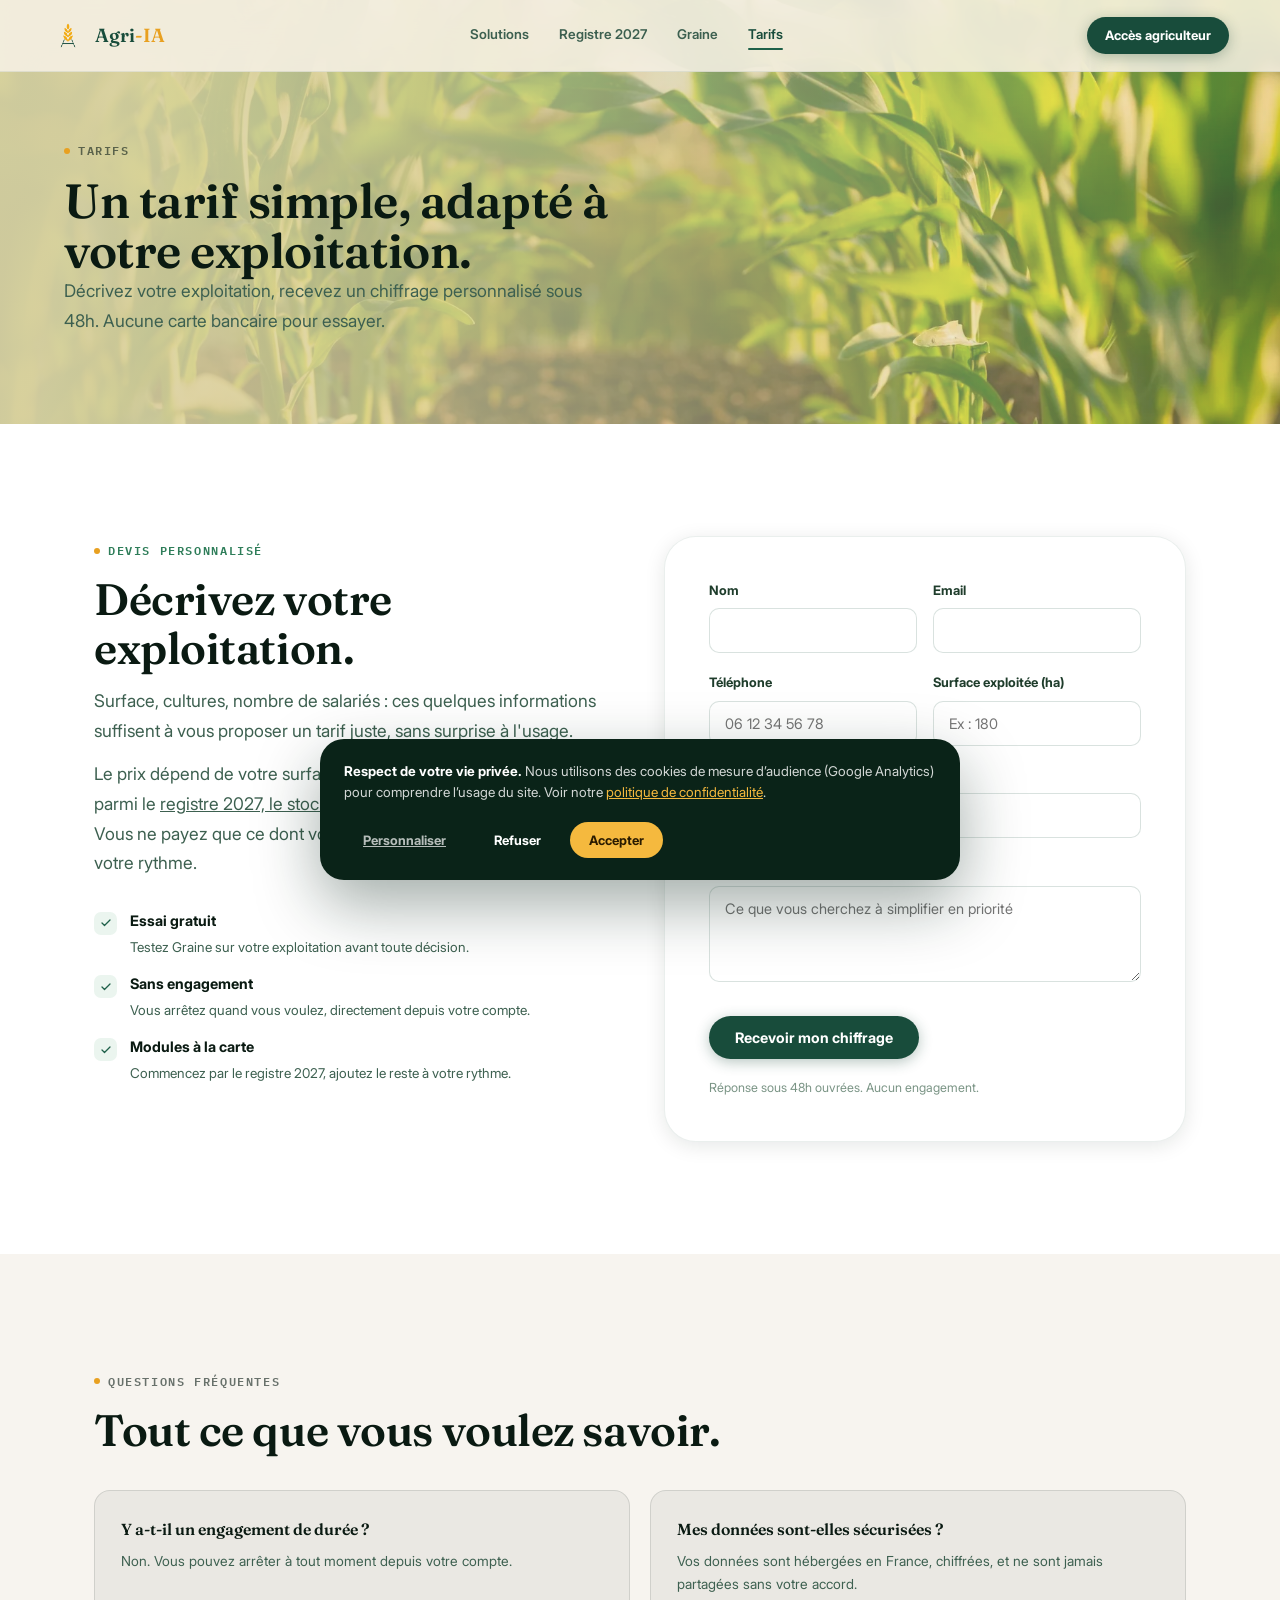
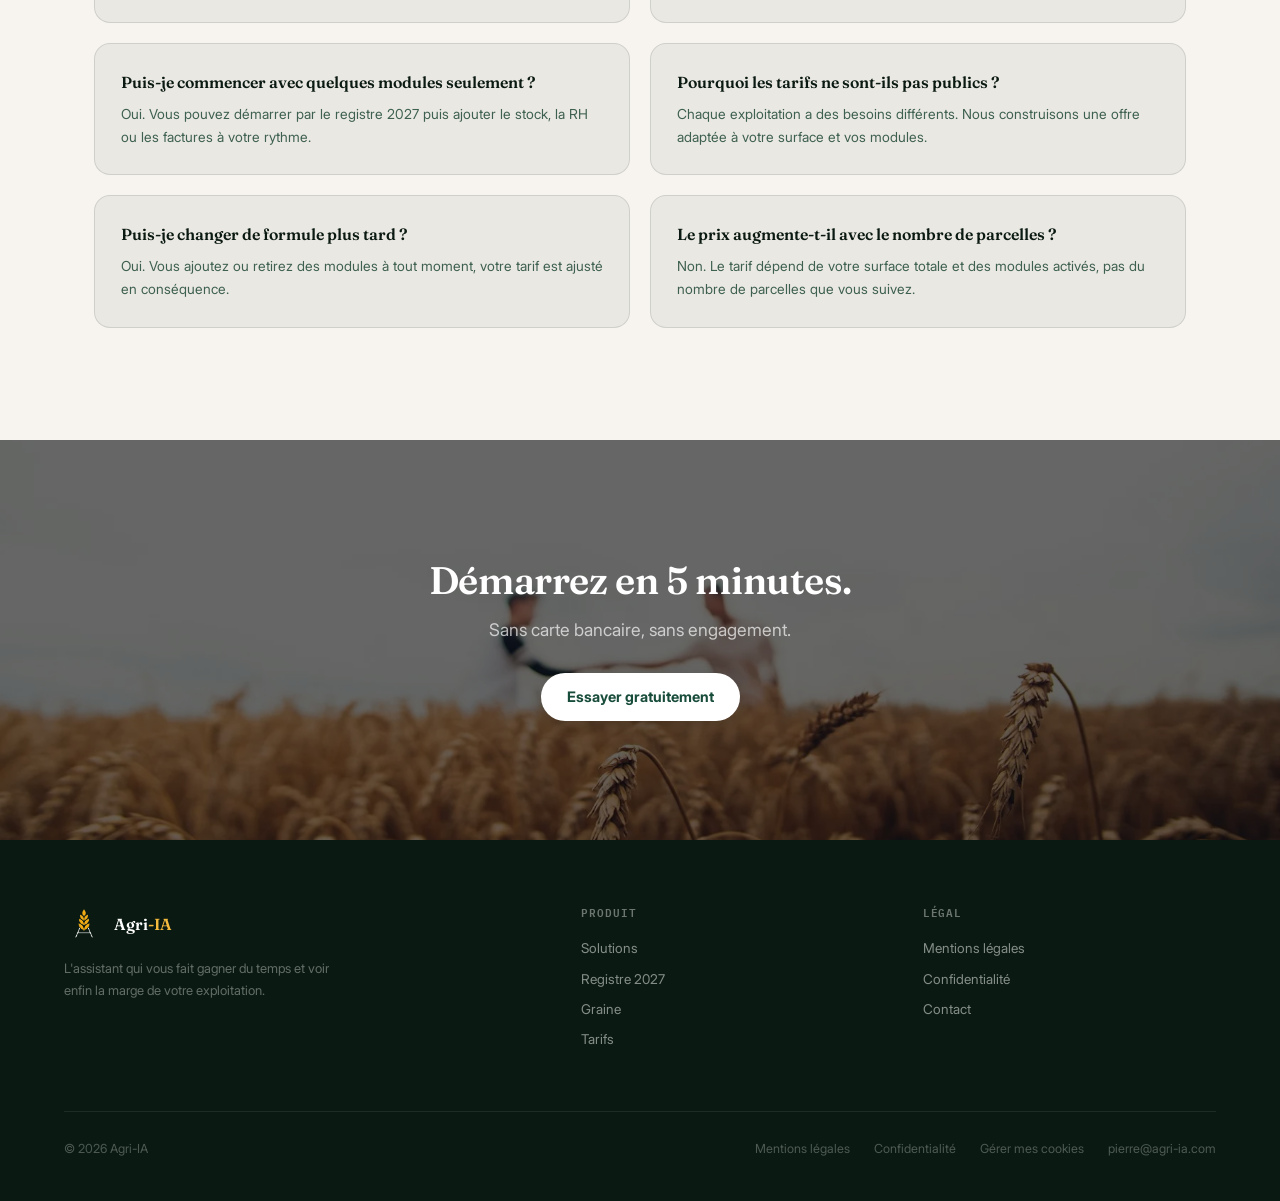
<file: tarifs.html>
<!DOCTYPE html>
<html lang="fr">
<head>
<meta charset="UTF-8">
<meta name="viewport" content="width=device-width, initial-scale=1.0">
<title>Tarifs Agri-IA : un chiffrage adapté à votre exploitation</title>
<meta name="description" content="Devis Agri-IA sur-mesure selon votre surface, vos cultures et vos besoins. Démarrage en 5 minutes, sans engagement ni carte bancaire.">
<meta name="robots" content="index, follow">
<link rel="canonical" href="https://agri-ia.com/tarifs.html">
<meta property="og:type" content="website">
<meta property="og:site_name" content="Agri-IA">
<meta property="og:locale" content="fr_FR">
<meta property="og:title" content="Tarifs Agri-IA : un chiffrage adapté à votre exploitation">
<meta property="og:description" content="Devis Agri-IA sur-mesure selon votre surface, vos cultures et vos besoins. Démarrage en 5 minutes, sans engagement ni carte bancaire.">
<meta property="og:url" content="https://agri-ia.com/tarifs.html">
<meta property="og:image" content="https://agri-ia.com/logo-agri-ia.png">
<meta property="og:image:width" content="500">
<meta property="og:image:height" content="500">
<meta name="twitter:card" content="summary_large_image">
<meta name="twitter:title" content="Tarifs Agri-IA : un chiffrage adapté à votre exploitation">
<meta name="twitter:description" content="Devis Agri-IA sur-mesure selon votre surface, vos cultures et vos besoins. Démarrage en 5 minutes, sans engagement ni carte bancaire.">
<meta name="twitter:image" content="https://agri-ia.com/logo-agri-ia.png">
<script type="application/ld+json">{"@context": "https://schema.org", "@type": "Organization", "name": "Agri-IA", "url": "https://agri-ia.com/", "logo": "https://agri-ia.com/logo-agri-ia.png", "description": "Agri-IA centralise la gestion d'une exploitation agricole française avec l'assistant vocal Graine.", "email": "pierre@agri-ia.com"}</script>
<script type="application/ld+json">{"@context":"https://schema.org","@type":"BreadcrumbList","itemListElement":[{"@type":"ListItem","position":1,"name":"Accueil","item":"https://agri-ia.com/"},{"@type":"ListItem","position":2,"name":"Tarifs","item":"https://agri-ia.com/tarifs.html"}]}</script>
<script type="application/ld+json">{"@context": "https://schema.org", "@type": "FAQPage", "mainEntity": [
{"@type": "Question", "name": "Y a-t-il un engagement de dur\u00e9e ?", "acceptedAnswer": {"@type": "Answer", "text": "Non. Vous pouvez arr\u00eater \u00e0 tout moment depuis votre compte."}},
{"@type": "Question", "name": "Mes donn\u00e9es sont-elles s\u00e9curis\u00e9es ?", "acceptedAnswer": {"@type": "Answer", "text": "Vos donn\u00e9es sont h\u00e9berg\u00e9es en France, chiffr\u00e9es, et ne sont jamais partag\u00e9es sans votre accord."}},
{"@type": "Question", "name": "Puis-je commencer avec quelques modules seulement ?", "acceptedAnswer": {"@type": "Answer", "text": "Oui. Vous pouvez d\u00e9marrer par le registre 2027 puis ajouter le stock, la RH ou les factures \u00e0 votre rythme."}},
{"@type": "Question", "name": "Pourquoi les tarifs ne sont-ils pas publics ?", "acceptedAnswer": {"@type": "Answer", "text": "Chaque exploitation a des besoins diff\u00e9rents. Nous construisons une offre adapt\u00e9e \u00e0 votre surface et vos modules."}},
{"@type": "Question", "name": "Puis-je changer de formule plus tard ?", "acceptedAnswer": {"@type": "Answer", "text": "Oui. Vous ajoutez ou retirez des modules \u00e0 tout moment, votre tarif est ajust\u00e9 en cons\u00e9quence."}},
{"@type": "Question", "name": "Le prix augmente-t-il avec le nombre de parcelles ?", "acceptedAnswer": {"@type": "Answer", "text": "Non. Le tarif d\u00e9pend de votre surface totale et des modules activ\u00e9s, pas du nombre de parcelles que vous suivez."}}
]}</script>
<link rel="preconnect" href="https://fonts.googleapis.com">
<link rel="preconnect" href="https://fonts.gstatic.com" crossorigin>
<link href="https://fonts.googleapis.com/css2?family=Fraunces:WONK,opsz,wght@0,9..144,500;0,9..144,600;0,9..144,700&family=Inter:wght@400;500;600;700;800&family=IBM+Plex+Mono:wght@500;600&display=swap" rel="stylesheet">
<!-- Google Tag Manager : dépôt de cookies soumis au consentement (voir bannière RGPD) -->
<script>
window.dataLayer = window.dataLayer || [];
function gtag(){dataLayer.push(arguments);}
gtag('consent', 'default', {'analytics_storage':'denied','ad_storage':'denied'});
</script>
<!-- Google Tag Manager -->
<script>(function(w,d,s,l,i){w[l]=w[l]||[];w[l].push({'gtm.start':
new Date().getTime(),event:'gtm.js'});var f=d.getElementsByTagName(s)[0],
j=d.createElement(s),dl=l!='dataLayer'?'&l='+l:'';j.async=true;j.src=
'https://www.googletagmanager.com/gtm.js?id='+i+dl;f.parentNode.insertBefore(j,f);
})(window,document,'script','dataLayer','GTM-NQP4MH62');</script>
<!-- End Google Tag Manager -->
<link rel="icon" type="image/png" sizes="32x32" href="favicon-32x32.png">
<link rel="icon" type="image/png" sizes="16x16" href="favicon-16x16.png">
<link rel="apple-touch-icon" href="apple-touch-icon.png">
<link rel="manifest" href="site.webmanifest">
<meta name="theme-color" content="#184C3B">
<link rel="stylesheet" href="theme.css">
</head>
<body>
<!-- Google Tag Manager (noscript) -->
<noscript><iframe src="https://www.googletagmanager.com/ns.html?id=GTM-NQP4MH62" height="0" width="0" style="display:none;visibility:hidden"></iframe></noscript>
<!-- End Google Tag Manager (noscript) -->
<header class="gr-header" id="gr-header">
  <a href="index.html" class="gr-logo">
    <img src="logo-agri-ia.png" width="500" height="500" alt="Agri-IA">
    <span class="gr-logo-name">Agri<span>-IA</span></span>
  </a>
  <nav class="gr-nav">
    <a href="solutions.html">Solutions</a>
<a href="conformite.html">Registre 2027</a>
<a href="graine.html">Graine</a>
<a href="tarifs.html" class="is-active">Tarifs</a>
  </nav>
  <button class="gr-menu-btn" id="gr-menu-btn" aria-label="Menu" aria-expanded="false" aria-controls="gr-mob-nav"><span></span><span></span><span></span></button>
  <div class="gr-header-actions">
    <a href="https://login.agri-ia.com/login" class="gr-btn gr-btn--primary gr-btn--sm" target="_blank" rel="noopener">Accès agriculteur</a>
  </div>
</header>
<div class="gr-mob-nav" id="gr-mob-nav">
    <a href="solutions.html">Solutions</a>
<a href="conformite.html">Registre 2027</a>
<a href="graine.html">Graine</a>
<a href="tarifs.html" class="is-active">Tarifs</a>
  </div>

<section class="gr-page-hero" style="min-height:34vh;">
  <img class="gr-page-hero-bg" src="champ-agricole-coucher-soleil.webp" width="1800" height="1200" alt="Champ agricole" fetchpriority="high">
  <div class="gr-page-hero-ov"></div>
  <div class="gr-page-hero-content">
    <div class="gr-eyebrow gr-eyebrow--onlight"><span class="gr-eyebrow-dot"></span>Tarifs</div>
    <h1 class="gr-h1">Un tarif simple, adapté à votre exploitation.</h1>
    <p class="gr-lead gr-lead--onlight gr-callout">Décrivez votre exploitation, recevez un chiffrage personnalisé sous 48h. Aucune carte bancaire pour essayer.</p>
  </div>
</section>

<section class="gr-bg-paper">
  <div class="gr-section">
    <div class="gr-grid-2" style="gap:48px;align-items:flex-start;">

      <div class="gr-reveal">
        <div class="gr-eyebrow"><span class="gr-eyebrow-dot"></span>Devis personnalisé</div>
        <h2 class="gr-h2" style="margin-bottom:14px;">Décrivez votre exploitation.</h2>
        <p class="gr-lead gr-lead--wide" style="margin-bottom:14px;color:var(--t3);">Surface, cultures, nombre de salariés : ces quelques informations suffisent à vous proposer un tarif juste, sans surprise à l'usage.</p>
        <p class="gr-lead gr-lead--wide" style="margin-bottom:32px;color:var(--t3);">Le prix dépend de votre surface exploitée et des modules activés parmi le <a href="solutions.html">registre 2027, le stock, les factures, les ventes et la RH</a>. Vous ne payez que ce dont vous avez besoin, et vous ajustez à votre rythme.</p>
        <div class="gr-check-list">
          <div class="gr-check-item">
            <div class="gr-check-icon"><svg viewBox="0 0 24 24"><path d="M20 6L9 17l-5-5"/></svg></div>
            <div class="gr-check-text"><strong>Essai gratuit</strong><span>Testez Graine sur votre exploitation avant toute décision.</span></div>
          </div>
          <div class="gr-check-item">
            <div class="gr-check-icon"><svg viewBox="0 0 24 24"><path d="M20 6L9 17l-5-5"/></svg></div>
            <div class="gr-check-text"><strong>Sans engagement</strong><span>Vous arrêtez quand vous voulez, directement depuis votre compte.</span></div>
          </div>
          <div class="gr-check-item">
            <div class="gr-check-icon"><svg viewBox="0 0 24 24"><path d="M20 6L9 17l-5-5"/></svg></div>
            <div class="gr-check-text"><strong>Modules à la carte</strong><span>Commencez par le registre 2027, ajoutez le reste à votre rythme.</span></div>
          </div>
        </div>
      </div>

      <form class="gr-form gr-reveal gr-reveal--d1" id="gr-tarifs-form">
        <input type="hidden" name="access_key" value="26d6f191-63ad-4c19-b9fd-9fce961e885c">
        <input type="hidden" name="subject" value="Nouvelle demande de chiffrage - Agri-IA">
        <input type="checkbox" name="botcheck" style="display:none;" tabindex="-1" autocomplete="off">
        <div class="gr-field-row">
          <div class="gr-field"><label for="f-nom">Nom</label><input id="f-nom" name="nom" type="text" required></div>
          <div class="gr-field"><label for="f-email">Email</label><input id="f-email" name="email" type="email" required></div>
        </div>
        <div class="gr-field-row">
          <div class="gr-field"><label for="f-telephone">Téléphone</label><input id="f-telephone" name="telephone" type="tel" placeholder="06 12 34 56 78"></div>
          <div class="gr-field"><label for="f-surface">Surface exploitée (ha)</label><input id="f-surface" name="surface" type="text" placeholder="Ex : 180"></div>
        </div>
        <div class="gr-field"><label for="f-cultures">Cultures principales</label><input id="f-cultures" name="cultures" type="text" placeholder="Blé, colza, orge..."></div>
        <div class="gr-field"><label for="f-message">Vos besoins</label><textarea id="f-message" name="message" rows="4" placeholder="Ce que vous cherchez à simplifier en priorité"></textarea></div>
        <div class="gr-form-submit">
          <button type="submit" class="gr-btn gr-btn--primary">Recevoir mon chiffrage</button>
          <span class="gr-form-note">Réponse sous 48h ouvrées. Aucun engagement.</span>
        </div>
        <p class="gr-form-status" id="gr-form-status" role="status" style="display:none;margin-top:16px;font-size:13.5px;font-weight:600;"></p>
      </form>
      <script>
      (function(){
        var form = document.getElementById('gr-tarifs-form');
        var status = document.getElementById('gr-form-status');
        if(!form) return;
        form.addEventListener('submit', function(e){
          e.preventDefault();
          var submitBtn = form.querySelector('button[type="submit"]');
          submitBtn.disabled = true;
          fetch('https://api.web3forms.com/submit', {
            method: 'POST',
            headers: {'Accept': 'application/json'},
            body: new FormData(form)
          })
            .then(function(res){ return res.json(); })
            .then(function(data){
              if (data.success) {
                form.reset();
                form.querySelectorAll('.gr-field, .gr-form-submit').forEach(function(el){ el.style.display = 'none'; });
                status.style.display = 'block';
                status.style.color = 'var(--g3)';
                status.textContent = 'Merci ! Votre demande a bien été envoyée, nous revenons vers vous sous 48h ouvrées.';
              } else {
                throw new Error(data.message || 'submit failed');
              }
            })
            .catch(function(){
              submitBtn.disabled = false;
              status.style.display = 'block';
              status.style.color = '#B3261E';
              status.textContent = "Une erreur est survenue. Vous pouvez nous écrire directement à pierre@agri-ia.com.";
            });
        });
      })();
      </script>

    </div>
  </div>
</section>

<section class="gr-bg-dark">
  <div class="gr-section">
    <div class="gr-eyebrow gr-eyebrow--onlight gr-reveal"><span class="gr-eyebrow-dot"></span>Questions fréquentes</div>
    <h2 class="gr-h2 gr-on-dark gr-reveal gr-reveal--d1">Tout ce que vous voulez savoir.</h2>
    <div class="gr-faq-grid" style="margin-top:36px;">
      <div class="gr-faq-item gr-reveal">
        <h3>Y a-t-il un engagement de durée ?</h3>
        <p>Non. Vous pouvez arrêter à tout moment depuis votre compte.</p>
      </div>
      <div class="gr-faq-item gr-reveal gr-reveal--d1">
        <h3>Mes données sont-elles sécurisées ?</h3>
        <p>Vos données sont hébergées en France, chiffrées, et ne sont jamais partagées sans votre accord.</p>
      </div>
      <div class="gr-faq-item gr-reveal gr-reveal--d2">
        <h3>Puis-je commencer avec quelques modules seulement ?</h3>
        <p>Oui. Vous pouvez démarrer par le registre 2027 puis ajouter le stock, la RH ou les factures à votre rythme.</p>
      </div>
      <div class="gr-faq-item gr-reveal gr-reveal--d3">
        <h3>Pourquoi les tarifs ne sont-ils pas publics ?</h3>
        <p>Chaque exploitation a des besoins différents. Nous construisons une offre adaptée à votre surface et vos modules.</p>
      </div>
      <div class="gr-faq-item gr-reveal">
        <h3>Puis-je changer de formule plus tard ?</h3>
        <p>Oui. Vous ajoutez ou retirez des modules à tout moment, votre tarif est ajusté en conséquence.</p>
      </div>
      <div class="gr-faq-item gr-reveal gr-reveal--d1">
        <h3>Le prix augmente-t-il avec le nombre de parcelles ?</h3>
        <p>Non. Le tarif dépend de votre surface totale et des modules activés, pas du nombre de parcelles que vous suivez.</p>
      </div>
    </div>
  </div>
</section>

<div class="gr-cta-photo">
  <img src="champs-cereales-ciel.webp" width="1800" height="1200" alt="Champs de céréales vus du ciel" loading="lazy">
  <div class="gr-cta-photo-ov">
    <h2 class="gr-h2">Démarrez en 5 minutes.</h2>
    <p class="gr-lead">Sans carte bancaire, sans engagement.</p>
    <div class="gr-btn-row" style="justify-content:center;">
      <a href="https://login.agri-ia.com/login" class="gr-btn gr-btn--white" target="_blank" rel="noopener">Essayer gratuitement</a>
    </div>
  </div>
</div>
<footer class="gr-footer">
  <div class="gr-footer-top">
    <div>
      <a href="index.html" class="gr-footer-brand">
        <img src="logo-agri-ia-footer.png" width="500" height="500" alt="Agri-IA">
        <span>Agri<em>-IA</em></span>
      </a>
      <p class="gr-footer-desc">L'assistant qui vous fait gagner du temps et voir enfin la marge de votre exploitation.</p>
    </div>
    <div class="gr-footer-col"><h4>Produit</h4>
      <a href="solutions.html">Solutions</a>
      <a href="conformite.html">Registre 2027</a>
      <a href="graine.html">Graine</a>
      <a href="tarifs.html">Tarifs</a>
    </div>
    <div class="gr-footer-col"><h4>Légal</h4>
      <a href="mentions-legales.html">Mentions légales</a>
      <a href="confidentialite.html">Confidentialité</a>
      <a href="mailto:pierre@agri-ia.com?subject=Demande%20d%27information%20Agri-IA">Contact</a>
    </div>
  </div>
  <div class="gr-footer-bottom">
    <span>© 2026 Agri-IA</span>
    <div class="gr-footer-links">
      <a href="mentions-legales.html">Mentions légales</a>
      <a href="confidentialite.html">Confidentialité</a>
      <a href="#" onclick="grConsentOpen();return false;">Gérer mes cookies</a>
      <a href="mailto:pierre@agri-ia.com?subject=Demande%20d%27information%20Agri-IA">pierre@agri-ia.com</a>
    </div>
  </div>
</footer>
<div class="gr-mob-cta"><a href="https://login.agri-ia.com/login" target="_blank" rel="noopener">Essayer gratuitement →</a></div>
<script src="main.js"></script>

<div class="gr-consent" id="gr-consent">
  <div class="gr-consent-text"><strong>Respect de votre vie privée.</strong> Nous utilisons des cookies de mesure d’audience (Google Analytics) pour comprendre l’usage du site. Voir notre <a href="confidentialite.html">politique de confidentialité</a>.</div>
  <div class="gr-consent-actions">
    <button class="gr-consent-link" onclick="grConsentToggleDetail()">Personnaliser</button>
    <button class="gr-consent-refuse" onclick="grConsent(false)">Refuser</button>
    <button class="gr-consent-accept" onclick="grConsent(true)">Accepter</button>
  </div>
  <div class="gr-consent-detail" id="gr-consent-detail">
    <div class="gr-consent-row">
      <div class="gr-consent-row-text"><strong>Cookies strictement nécessaires</strong><span>Mémorisation de votre choix de consentement. Toujours actifs.</span></div>
      <label class="gr-toggle"><input type="checkbox" checked disabled><span class="gr-toggle-slider"></span></label>
    </div>
    <div class="gr-consent-row">
      <div class="gr-consent-row-text"><strong>Mesure d'audience (Google Analytics)</strong><span>Nous aide à comprendre la fréquentation du site.</span></div>
      <label class="gr-toggle"><input type="checkbox" id="gr-consent-analytics"><span class="gr-toggle-slider"></span></label>
    </div>
    <div class="gr-consent-actions gr-consent-save">
      <button class="gr-consent-accept" onclick="grConsentSave()">Enregistrer mes choix</button>
    </div>
  </div>
</div>
<script>
(function(){
  var saved=localStorage.getItem('gr_consent');
  var toggle=document.getElementById('gr-consent-analytics');
  if(saved==='granted'){gtag('consent','update',{'analytics_storage':'granted'});if(toggle)toggle.checked=true;}
  else if(!saved){document.getElementById('gr-consent').classList.add('is-visible');}
})();
function grConsentToggleDetail(){
  document.getElementById('gr-consent-detail').classList.toggle('is-open');
}
function grConsent(granted){
  localStorage.setItem('gr_consent', granted?'granted':'denied');
  gtag('consent','update',{'analytics_storage':granted?'granted':'denied'});
  document.getElementById('gr-consent').classList.remove('is-visible');
  document.getElementById('gr-consent-detail').classList.remove('is-open');
}
function grConsentSave(){
  grConsent(document.getElementById('gr-consent-analytics').checked);
}
function grConsentOpen(){
  var saved=localStorage.getItem('gr_consent');
  var toggle=document.getElementById('gr-consent-analytics');
  if(toggle) toggle.checked=(saved==='granted');
  document.getElementById('gr-consent').classList.add('is-visible');
}
</script>
</body>
</html>
</file>
<file: theme.css>
/* =========================================================================
   AGRI-IA : SYSTÈME DE DESIGN
   Palette : verts forêt profonds + or moisson, sur fond parchemin chaud.
   Typo : Fraunces (display, chaleureux/organique, clin d'œil au grain)
          + Inter (texte courant) + IBM Plex Mono (données, étiquettes).
   Signature de la page : la démonstration interactive du hero (conservée
   intacte dans hero-engine.css), tout le reste reste sobre et discipliné.
   ========================================================================= */

*,*::before,*::after{box-sizing:border-box;margin:0;padding:0;}

:root{
  /* Verts (du plus sombre au plus pâle) */
  --g1:#0A2318;--g2:#184C3B;--g3:#1E6049;--g4:#2E7D59;--g5:#4F8B6E;
  --g6:#A8CDB9;--g7:#D4EAE0;--g8:#EBF5EF;

  /* Or moisson, utilisé avec parcimonie */
  --gold:#E8A020;--gold2:#F5B93E;--gold3:#FDE9B8;

  /* Parchemin / fonds chauds */
  --beige:#F7F4EF;--beige2:#EDE9E2;--white:#FFFFFF;--khaki:#D9D2A6;

  /* Texte */
  --t1:#0A1A12;--t2:#1F3D2C;--t3:#3D6050;--t4:#7A9485;

  --border:rgba(24,76,59,.09);--border2:rgba(24,76,59,.16);

  --sh1:0 1px 4px rgba(10,26,18,.07);
  --sh2:0 4px 20px rgba(10,26,18,.10);
  --sh3:0 20px 60px rgba(10,26,18,.15);

  --font-display:'Fraunces',ui-serif,Georgia,serif;
  --font-body:'Inter',-apple-system,BlinkMacSystemFont,'Segoe UI',sans-serif;
  --font-mono:'IBM Plex Mono',ui-monospace,'SF Mono',monospace;

  --r-sm:10px;--r-md:16px;--r-lg:24px;--r-xl:32px;
  --wrap:1220px;
}

html{scroll-behavior:smooth;}
/* Désactive l'axe "WONK" de Fraunces (police variable) : c'est ce réglage qui active les lettres excentriques (f, j...) plutôt que les formes standard. */
*{font-optical-sizing:none;font-variation-settings:"opsz" 28,"WONK" 0;}
body{
  font-family:var(--font-body);
  background:var(--beige);
  color:var(--t1);
  -webkit-font-smoothing:antialiased;
  overflow-x:hidden;
  line-height:1.5;
}
::-webkit-scrollbar{width:5px;}
::-webkit-scrollbar-thumb{background:var(--g6);border-radius:10px;}
::selection{background:var(--gold3);color:var(--g1);}
a{color:inherit;}
img{max-width:100%;display:block;}
button{font-family:inherit;}
:focus-visible{outline:2.5px solid var(--gold);outline-offset:3px;border-radius:4px;}

@media(prefers-reduced-motion:reduce){
  *,*::before,*::after{animation-duration:.001s!important;transition-duration:.001s!important;}
}

/* -------------------------------------------------------------------------
   Typographie
   ------------------------------------------------------------------------- */
.gr-eyebrow{
  font-family:var(--font-mono);
  font-size:11.5px;font-weight:600;letter-spacing:.14em;text-transform:uppercase;
  color:var(--g4);display:inline-flex;align-items:center;gap:8px;margin-bottom:16px;
}
.gr-eyebrow-dot{width:6px;height:6px;border-radius:50%;background:var(--gold);flex-shrink:0;}
.gr-eyebrow--onlight{color:rgba(16,32,26,.62);}
.gr-eyebrow--onlight .gr-eyebrow-dot{background:var(--gold);}
.gr-eyebrow--pill{
  background:var(--gold3);border:1px solid rgba(198,132,31,.32);color:#7A5311;
  padding:6px 14px;border-radius:100px;margin-bottom:22px;width:fit-content;
}
.gr-eyebrow--pill .gr-eyebrow-dot{animation:gr-pulse 2.2s infinite;}

.gr-h1{
  font-family:var(--font-display);font-weight:600;letter-spacing:-.01em;
  font-size:clamp(2.4rem,4.6vw,3.75rem);line-height:1.05;color:var(--t1);
}
.gr-h1 em{font-style:normal;color:var(--g3);}
.gr-h2{
  font-family:var(--font-display);font-weight:600;letter-spacing:-.01em;
  font-size:clamp(2rem,3.6vw,2.75rem);line-height:1.1;color:var(--t1);
}
.gr-h3{
  font-family:var(--font-display);font-weight:600;
  font-size:clamp(1.3rem,2vw,1.6rem);line-height:1.22;color:var(--t1);
}
.gr-on-dark{color:var(--t1);}
.gr-lead{font-size:1.09rem;line-height:1.7;color:var(--t3);max-width:520px;}
.gr-lead--onlight{color:var(--t3);}
.gr-lead--wide{max-width:640px;}

/* Fond de couleur (variable) pour distinguer les paragraphes de texte courant */
.gr-callout{background:#E4DED0;color:#2C2418;border-radius:8px;padding:14px 20px;margin-bottom:16px;}
.gr-callout:last-child{margin-bottom:0;}
.gr-callout--c2{background:#E0C9A6;color:#3A2A10;}
.gr-callout--c3{background:#C9D3C2;color:#1E2A18;}
.gr-callout p,.gr-callout ul{margin:0;}
/* Le texte du hero photo reste écrit directement sur l'image, comme le titre : pas d'encadré */
.gr-page-hero-content .gr-callout{background:none;padding:0;margin-bottom:0;border-radius:0;color:var(--t3);}
.gr-label{
  font-family:var(--font-mono);font-size:11px;font-weight:600;letter-spacing:.08em;
  text-transform:uppercase;color:var(--t4);
}

/* -------------------------------------------------------------------------
   Header
   ------------------------------------------------------------------------- */
.gr-header{
  position:fixed;top:0;left:0;right:0;z-index:500;height:72px;
  display:flex;align-items:center;justify-content:space-between;
  padding:0 clamp(20px,4vw,56px);
  background:rgba(247,242,231,.86);backdrop-filter:blur(20px);-webkit-backdrop-filter:blur(20px);
  border-bottom:1px solid var(--border);transition:box-shadow .3s,background .3s;
}
.gr-header.is-scrolled{box-shadow:0 6px 28px rgba(11,36,25,.08);background:rgba(247,242,231,.96);}
.gr-logo{display:flex;align-items:center;gap:10px;text-decoration:none;}
.gr-logo img{width:34px;height:34px;object-fit:contain;}
.gr-logo-name{font-family:var(--font-display);font-size:19px;font-weight:600;color:var(--g2);}
.gr-logo-name span{color:var(--gold);}
.gr-nav{display:flex;align-items:center;gap:30px;}
.gr-nav a{
  font-size:13.5px;font-weight:600;color:var(--t3);text-decoration:none;
  position:relative;padding-bottom:3px;transition:color .2s;
}
.gr-nav a::after{
  content:'';position:absolute;bottom:-3px;left:0;right:0;height:2px;background:var(--g3);
  transform:scaleX(0);transform-origin:left;transition:transform .25s;border-radius:2px;
}
.gr-nav a:hover,.gr-nav a.is-active{color:var(--g2);}
.gr-nav a:hover::after,.gr-nav a.is-active::after{transform:scaleX(1);}
.gr-header-actions{display:flex;align-items:center;gap:10px;}

/* -------------------------------------------------------------------------
   Boutons
   ------------------------------------------------------------------------- */
.gr-btn{
  display:inline-flex;align-items:center;justify-content:center;gap:8px;
  font-family:var(--font-body);font-size:14.5px;font-weight:700;
  padding:13px 26px;border-radius:100px;border:none;cursor:pointer;
  text-decoration:none;transition:transform .2s,box-shadow .2s,background .2s,color .2s;
  white-space:nowrap;
}
.gr-btn--primary{background:var(--g2);color:#fff;box-shadow:0 3px 14px rgba(27,75,58,.32);}
.gr-btn--primary:hover{background:var(--g3);transform:translateY(-2px);box-shadow:0 10px 26px rgba(27,75,58,.32);}
.gr-btn--white{background:#fff;color:var(--g2);box-shadow:0 3px 14px rgba(0,0,0,.16);}
.gr-btn--white:hover{transform:translateY(-2px);box-shadow:0 10px 26px rgba(0,0,0,.2);}
.gr-btn--ghost{background:transparent;color:var(--t2);border:1.5px solid var(--border2);}
.gr-btn--ghost:hover{background:rgba(255,255,255,.6);border-color:var(--g5);}
.gr-btn--ghost-onlight{background:transparent;color:#fff;border:1.5px solid rgba(255,255,255,.32);}
.gr-btn--ghost-onlight:hover{background:rgba(255,255,255,.1);border-color:rgba(255,255,255,.55);}
.gr-btn--sm{padding:9px 18px;font-size:13px;}
.gr-btn-row{display:flex;align-items:center;gap:12px;flex-wrap:wrap;}

/* -------------------------------------------------------------------------
   Sections & mise en page
   ------------------------------------------------------------------------- */
.gr-section{padding:112px clamp(20px,5vw,64px);max-width:var(--wrap);margin:0 auto;}
.gr-section--tight{padding-top:72px;padding-bottom:72px;}
.gr-bg-paper{background:var(--white);}
.gr-bg-dark{background:var(--beige);}
.gr-bg-forest{background:var(--g2);}
.gr-bg-tint{background:var(--beige2);}

.gr-page-hero{
  min-height:46vh;display:flex;align-items:center;position:relative;overflow:hidden;
  padding:136px clamp(20px,5vw,64px) 88px;
}
.gr-page-hero-bg{position:absolute;inset:0;width:100%;height:100%;object-fit:cover;object-position:center;background:var(--khaki);filter:saturate(1.05);}
.gr-page-hero-ov{position:absolute;inset:0;background:linear-gradient(100deg,rgba(217,210,166,.94) 8%,rgba(217,210,166,.62) 55%,rgba(217,210,166,.25) 100%);}
.gr-page-hero-content{position:relative;z-index:2;max-width:640px;}
.gr-page-hero-content .gr-h1{color:var(--t1);font-size:clamp(2.1rem,4vw,3rem);}

/* -------------------------------------------------------------------------
   Grilles & cartes
   ------------------------------------------------------------------------- */
.gr-grid-2{display:grid;grid-template-columns:repeat(2,1fr);gap:22px;}
.gr-grid-3{display:grid;grid-template-columns:repeat(3,1fr);gap:22px;}
.gr-grid-4{display:grid;grid-template-columns:repeat(4,1fr);gap:18px;}

.gr-card{
  background:var(--white);border:1px solid var(--border);border-radius:var(--r-lg);
  padding:30px;position:relative;overflow:hidden;
  transition:transform .3s cubic-bezier(.22,.68,0,1.15),box-shadow .3s,border-color .3s;
}
.gr-card::before{
  content:'';position:absolute;top:0;left:0;right:0;height:3px;
  background:linear-gradient(90deg,var(--g2),var(--gold2));
  transform:scaleX(0);transform-origin:left;transition:transform .35s;
}
.gr-card:hover{transform:translateY(-6px);box-shadow:var(--sh3);border-color:var(--g7);}
.gr-card:hover::before{transform:scaleX(1);}
.gr-card-tag{font-family:var(--font-mono);font-size:10.5px;font-weight:600;color:var(--t4);text-transform:uppercase;letter-spacing:.09em;margin-bottom:10px;}
.gr-card h3{font-family:var(--font-display);font-size:18px;font-weight:600;color:var(--t1);margin-bottom:9px;}
.gr-card p{font-size:13.8px;color:var(--t3);line-height:1.68;margin-bottom:18px;}
.gr-card-icon{width:42px;height:42px;background:var(--g8);border-radius:12px;display:flex;align-items:center;justify-content:center;margin-bottom:18px;}
.gr-card-icon svg{width:21px;height:21px;stroke:var(--g3);fill:none;stroke-width:1.7;stroke-linecap:round;stroke-linejoin:round;}
.gr-card-link{font-size:12.5px;font-weight:700;color:var(--g3);text-decoration:none;display:inline-flex;align-items:center;gap:6px;transition:gap .2s;}
.gr-card-link:hover{gap:10px;}
.gr-card-link svg{width:12px;height:12px;stroke:var(--g3);fill:none;stroke-width:2.5;stroke-linecap:round;stroke-linejoin:round;}
.gr-card.is-soon{opacity:.62;}
.gr-soon-pill{display:inline-flex;align-items:center;gap:5px;font-family:var(--font-mono);font-size:10.5px;color:var(--g4);background:var(--g8);padding:4px 10px;border-radius:100px;font-weight:600;}

/* Checklist (utilisée hors du hero, ex: pages produit) */
.gr-check-list{display:flex;flex-direction:column;gap:15px;}
.gr-check-item{display:flex;align-items:flex-start;gap:13px;}
.gr-check-icon{width:23px;height:23px;background:var(--g8);border-radius:7px;flex-shrink:0;display:flex;align-items:center;justify-content:center;margin-top:2px;}
.gr-check-icon svg{width:12px;height:12px;stroke:var(--g3);fill:none;stroke-width:2.6;stroke-linecap:round;stroke-linejoin:round;}
.gr-check-text strong{display:block;font-size:14.5px;font-weight:700;color:var(--t1);margin-bottom:2px;}
.gr-check-text span{font-size:13.5px;color:var(--t3);line-height:1.58;}

/* Rangée de badges */
.gr-badge-row{display:flex;flex-wrap:wrap;gap:10px;}

/* Bandeau de badges défilant en continu */
.gr-badge-marquee{overflow:hidden;-webkit-mask-image:linear-gradient(90deg,transparent,#000 8%,#000 92%,transparent);mask-image:linear-gradient(90deg,transparent,#000 8%,#000 92%,transparent);}
.gr-badge-track{display:flex;gap:10px;width:max-content;animation:gr-marquee 32s linear infinite;}
.gr-badge-marquee:hover .gr-badge-track{animation-play-state:paused;}
@keyframes gr-marquee{from{transform:translateX(0);}to{transform:translateX(-50%);}}
@media (prefers-reduced-motion: reduce){.gr-badge-track{animation:none;}}
.gr-badge{
  display:inline-flex;align-items:center;gap:7px;padding:8px 15px;
  background:rgba(255,255,255,.08);border:1px solid rgba(255,255,255,.14);
  border-radius:100px;font-size:12.5px;font-weight:600;color:rgba(255,255,255,.82);
}
.gr-badge-dot{width:5px;height:5px;border-radius:50%;background:var(--gold2);flex-shrink:0;}

/* -------------------------------------------------------------------------
   Bande photo + citation
   ------------------------------------------------------------------------- */
.gr-photo-band{width:100%;height:440px;position:relative;overflow:hidden;}
.gr-photo-band img{width:100%;height:100%;object-fit:cover;filter:brightness(.5) saturate(1.1);transition:transform 9s ease;}
.gr-photo-band:hover img{transform:scale(1.035);}
.gr-photo-band-ov{position:absolute;inset:0;background:linear-gradient(to bottom,transparent 20%,rgba(9,28,20,.78) 100%);display:flex;align-items:flex-end;padding:52px clamp(20px,5vw,64px);}
.gr-quote{font-family:var(--font-display);font-size:23px;font-weight:500;font-style:italic;color:#fff;line-height:1.4;max-width:680px;margin-bottom:12px;}
.gr-quote-cite{font-size:12.5px;color:rgba(255,255,255,.5);font-style:normal;}

.gr-cta-photo{width:100%;height:400px;position:relative;overflow:hidden;}
.gr-cta-photo img{width:100%;height:100%;object-fit:cover;filter:brightness(.4);}
.gr-cta-photo-ov{position:absolute;inset:0;display:flex;flex-direction:column;align-items:center;justify-content:center;padding:40px;text-align:center;}
.gr-cta-photo-ov .gr-h2{color:#fff;font-size:clamp(1.8rem,3.4vw,2.4rem);margin-bottom:14px;}
.gr-cta-photo-ov .gr-lead{color:rgba(255,255,255,.68);margin:0 auto 28px;text-align:center;}

/* -------------------------------------------------------------------------
   Témoignages
   ------------------------------------------------------------------------- */
.gr-testimonial{background:var(--white);border:1px solid var(--border);border-radius:var(--r-lg);padding:30px;transition:transform .3s,box-shadow .3s;}
.gr-testimonial:hover{transform:translateY(-6px);box-shadow:var(--sh2);}
.gr-stars{color:var(--gold);font-size:13px;letter-spacing:2px;margin-bottom:16px;}
.gr-testimonial-q{font-family:var(--font-display);font-size:15.5px;line-height:1.6;color:var(--t2);margin-bottom:22px;font-style:italic;}
.gr-testimonial-auth{display:flex;align-items:center;gap:12px;padding-top:16px;border-top:1px solid var(--border);}
.gr-avatar{width:42px;height:42px;border-radius:50%;flex-shrink:0;display:flex;align-items:center;justify-content:center;font-family:var(--font-mono);font-size:14px;font-weight:700;color:#fff;}
.gr-avatar--1{background:linear-gradient(135deg,#0F3528,#4F8B6E);}
.gr-avatar--2{background:linear-gradient(135deg,#1A3D6B,#4F7CB6);}
.gr-avatar--3{background:linear-gradient(135deg,#5C2E10,#A86040);}
.gr-testimonial-name{font-size:14px;font-weight:700;color:var(--t1);}
.gr-testimonial-role{font-family:var(--font-mono);font-size:11.5px;color:var(--t4);}

/* -------------------------------------------------------------------------
   FAQ
   ------------------------------------------------------------------------- */
.gr-faq-grid{display:grid;grid-template-columns:repeat(2,1fr);gap:20px;margin-top:8px;}
.gr-faq-item{background:rgba(16,32,26,.05);border:1px solid rgba(16,32,26,.12);border-radius:var(--r-md);padding:26px;}
.gr-faq-item h3{font-family:var(--font-display);font-size:16px;font-weight:600;color:var(--t1);margin-bottom:9px;}
.gr-faq-item p{font-size:13.8px;color:var(--t3);line-height:1.65;}

/* -------------------------------------------------------------------------
   Formulaires (page tarifs)
   ------------------------------------------------------------------------- */
.gr-form{background:var(--white);border:1px solid var(--border);border-radius:var(--r-xl);padding:44px;box-shadow:var(--sh2);}
.gr-field{margin-bottom:20px;}
.gr-field label{display:block;font-size:13px;font-weight:700;color:var(--t2);margin-bottom:8px;}
.gr-field input,.gr-field select,.gr-field textarea{
  width:100%;padding:13px 15px;border:1.5px solid var(--border2);border-radius:var(--r-sm);
  font-family:var(--font-body);font-size:14.5px;color:var(--t1);background:var(--white);
  transition:border-color .2s;
}
.gr-field input:focus,.gr-field select:focus,.gr-field textarea:focus{outline:none;border-color:var(--g4);}
.gr-field-row{display:grid;grid-template-columns:1fr 1fr;gap:16px;}
.gr-form-submit{
  display:flex;align-items:center;justify-content:space-between;gap:20px;flex-wrap:wrap;
  padding-top:8px;
}
.gr-form-note{font-size:12.5px;color:var(--t4);max-width:320px;}

/* Cartes de tarification (page tarifs) */
.gr-price-panel{background:var(--white);border:1px solid var(--border);border-radius:var(--r-xl);padding:38px;box-shadow:var(--sh2);}

/* -------------------------------------------------------------------------
   Footer
   ------------------------------------------------------------------------- */
.gr-footer{background:var(--t1);padding:64px clamp(20px,5vw,64px) 42px;}
.gr-footer-top{display:grid;grid-template-columns:1.6fr 1fr 1fr;gap:48px;margin-bottom:52px;max-width:var(--wrap);margin-left:auto;margin-right:auto;}
.gr-footer-brand{display:flex;align-items:center;gap:10px;text-decoration:none;margin-bottom:14px;}
.gr-footer-brand img{width:40px;height:40px;object-fit:contain;}
.gr-footer-brand span{font-family:var(--font-display);font-size:16px;font-weight:600;color:#fff;}
.gr-footer-brand span em{font-style:normal;color:var(--gold2);}
.gr-footer-desc{font-size:13px;color:rgba(255,255,255,.36);line-height:1.68;max-width:280px;}
.gr-footer-col h4{font-family:var(--font-mono);font-size:11px;font-weight:600;color:rgba(255,255,255,.4);text-transform:uppercase;letter-spacing:.08em;margin-bottom:18px;}
.gr-footer-col a{display:block;font-size:13.5px;color:rgba(255,255,255,.5);text-decoration:none;margin-bottom:10px;transition:color .2s;}
.gr-footer-col a:hover{color:#fff;}
.gr-footer-bottom{
  display:flex;align-items:center;justify-content:space-between;padding-top:28px;
  border-top:1px solid rgba(255,255,255,.08);font-size:12.5px;color:rgba(255,255,255,.28);
  max-width:var(--wrap);margin:0 auto;flex-wrap:wrap;gap:14px;
}
.gr-footer-links{display:flex;gap:24px;flex-wrap:wrap;}
.gr-footer-links a{color:rgba(255,255,255,.28);text-decoration:none;transition:color .2s;}
.gr-footer-links a:hover{color:rgba(255,255,255,.7);}
.gr-mob-cta{display:none;}

/* Menu mobile (hamburger) : remplace la nav principale sous 1100px */
.gr-menu-btn{display:none;background:none;border:none;cursor:pointer;padding:8px;flex-direction:column;gap:5px;width:40px;height:40px;align-items:center;justify-content:center;flex-shrink:0;}
.gr-menu-btn span{display:block;width:22px;height:2px;background:var(--t1);border-radius:2px;transition:transform .25s,opacity .2s;}
.gr-menu-btn.is-open span:nth-child(1){transform:translateY(7px) rotate(45deg);}
.gr-menu-btn.is-open span:nth-child(2){opacity:0;}
.gr-menu-btn.is-open span:nth-child(3){transform:translateY(-7px) rotate(-45deg);}
.gr-mob-nav{
  position:fixed;top:72px;left:0;right:0;background:var(--beige);
  border-bottom:1px solid var(--border);box-shadow:0 16px 40px rgba(11,36,25,.14);
  z-index:499;display:flex;flex-direction:column;padding:8px clamp(20px,4vw,56px) 16px;
  transform:translateY(-10px);opacity:0;pointer-events:none;transition:opacity .2s,transform .2s;
}
.gr-mob-nav.is-open{opacity:1;transform:translateY(0);pointer-events:auto;}
.gr-mob-nav a{padding:15px 2px;font-size:15.5px;font-weight:600;color:var(--t2);text-decoration:none;border-bottom:1px solid var(--border);}
.gr-mob-nav a:last-child{border-bottom:none;}
.gr-mob-nav a.is-active{color:var(--g2);}
@media(min-width:1101px){.gr-mob-nav{display:none;}}
@media(max-width:1100px){.gr-menu-btn{display:flex;}}
body:has(.gr-consent.is-visible) .gr-mob-cta{display:none;}

/* -------------------------------------------------------------------------
   Animation d'apparition au scroll
   ------------------------------------------------------------------------- */
@keyframes gr-fade-up{from{opacity:0;transform:translateY(28px);}to{opacity:1;transform:translateY(0);}}
@keyframes gr-pulse{0%,100%{opacity:1;transform:scale(1);}50%{opacity:.4;transform:scale(.7);}}
.gr-reveal{opacity:0;}
.gr-reveal.is-visible{animation:gr-fade-up .7s cubic-bezier(.22,.68,0,1.12) forwards;}
.gr-reveal--d1.is-visible{animation-delay:.06s;}
.gr-reveal--d2.is-visible{animation-delay:.16s;}
.gr-reveal--d3.is-visible{animation-delay:.26s;}
.gr-reveal--d4.is-visible{animation-delay:.36s;}
.gr-reveal--d5.is-visible{animation-delay:.46s;}

/* Apparition immédiate au chargement (zone hero, toujours visible d'emblée) */
.gr-in{opacity:0;animation:gr-fade-up .8s cubic-bezier(.22,.68,0,1.12) forwards;}
.gr-in--d1{animation-delay:.08s;}
.gr-in--d2{animation-delay:.2s;}
.gr-in--d3{animation-delay:.32s;}
.gr-in--d4{animation-delay:.44s;}
.gr-in--d5{animation-delay:.56s;}

/* -------------------------------------------------------------------------
   Simple : page mentions légales / confidentialité
   ------------------------------------------------------------------------- */
.gr-simple-main{max-width:820px;margin:0 auto;padding:150px clamp(20px,5vw,24px) 100px;}
.gr-simple-card{background:var(--white);border:1px solid var(--border);border-radius:var(--r-xl);padding:clamp(28px,4vw,52px);box-shadow:var(--sh2);}
.gr-simple-card h1{font-family:var(--font-display);font-size:clamp(1.9rem,4vw,2.5rem);color:var(--g2);margin-bottom:22px;}
.gr-simple-card h2{font-family:var(--font-display);font-size:1.2rem;color:var(--g2);margin:30px 0 10px;}
.gr-simple-card p,.gr-simple-card li{font-size:14.5px;color:var(--t3);line-height:1.75;}
.gr-simple-card ul{padding-left:20px;margin-top:6px;}
.gr-simple-card a{color:var(--g3);font-weight:600;}

/* =========================================================================
   RESPONSIVE
   ========================================================================= */
@media(max-width:1100px){
  .gr-header{padding:0 20px;}
  .gr-nav{display:none!important;}
  .gr-grid-2,.gr-grid-3,.gr-grid-4,.gr-faq-grid{grid-template-columns:1fr;}
  .gr-footer-top{grid-template-columns:1fr 1fr;}
  .gr-field-row{grid-template-columns:1fr;}
  .gr-mob-cta{
    display:block;position:fixed;bottom:18px;left:50%;transform:translateX(-50%);z-index:900;
  }
  .gr-mob-cta a{
    display:block;padding:13px 32px;background:var(--g2);color:#fff;border-radius:100px;
    font-size:14px;font-weight:700;text-decoration:none;box-shadow:0 10px 32px rgba(11,36,25,.42);
    white-space:nowrap;
  }
}
@media(max-width:760px){
  body{font-size:15px;}
  .gr-section{padding:64px 20px;}
  .gr-page-hero{padding:118px 20px 56px;min-height:auto;}
  .gr-btn-row{flex-direction:column;align-items:stretch;}
  .gr-btn-row .gr-btn{width:100%;}
  .gr-form{padding:26px;}
  .gr-footer-top{grid-template-columns:1fr;gap:32px;}
  .gr-footer-bottom{flex-direction:column;align-items:flex-start;text-align:left;}
}

/* === Bannière de consentement cookies (RGPD) === */
.gr-consent{
  position:fixed;left:20px;right:20px;bottom:20px;z-index:1000;max-width:640px;margin:0 auto;
  background:var(--g1);color:var(--white);border-radius:var(--r-lg);padding:22px 24px;
  box-shadow:0 24px 64px rgba(11,36,25,.38);display:none;
  align-items:flex-start;gap:18px;flex-wrap:wrap;
}
.gr-consent.is-visible{display:flex;}
.gr-consent-text{flex:1 1 280px;font-size:13.5px;line-height:1.6;color:rgba(255,255,255,.82);}
.gr-consent-text strong{color:#fff;}
.gr-consent-text a{color:var(--gold2);text-decoration:underline;}
.gr-consent-actions{display:flex;gap:10px;flex-wrap:wrap;}
.gr-consent-actions button{
  font-family:var(--font-body);font-size:13px;font-weight:700;border-radius:100px;
  padding:9px 18px;cursor:pointer;border:1.5px solid transparent;
}
.gr-consent-accept{background:var(--gold2);color:#2A1B00;}
.gr-consent-refuse{background:transparent;color:#fff;border-color:rgba(255,255,255,.35);}
.gr-consent-link{background:none;border:none;color:rgba(255,255,255,.7);text-decoration:underline;font-size:12.5px;font-weight:600;cursor:pointer;padding:9px 4px;font-family:var(--font-body);}
.gr-consent-link:hover{color:#fff;}
.gr-consent-detail{display:none;width:100%;margin-top:4px;padding-top:16px;border-top:1px solid rgba(255,255,255,.14);}
.gr-consent-detail.is-open{display:block;}
.gr-consent-row{display:flex;align-items:center;justify-content:space-between;gap:16px;padding:9px 0;}
.gr-consent-row-text strong{display:block;font-size:13px;color:#fff;}
.gr-consent-row-text span{font-size:12px;color:rgba(255,255,255,.6);}
.gr-toggle{position:relative;display:inline-block;width:40px;height:22px;flex-shrink:0;}
.gr-toggle input{opacity:0;width:0;height:0;position:absolute;}
.gr-toggle-slider{position:absolute;inset:0;background:rgba(255,255,255,.25);border-radius:100px;cursor:pointer;transition:background .2s;}
.gr-toggle-slider::before{content:'';position:absolute;width:16px;height:16px;left:3px;top:3px;background:#fff;border-radius:50%;transition:transform .2s;}
.gr-toggle input:checked+.gr-toggle-slider{background:var(--gold2);}
.gr-toggle input:checked+.gr-toggle-slider::before{transform:translateX(18px);}
.gr-toggle input:disabled+.gr-toggle-slider{opacity:.5;cursor:not-allowed;}
.gr-consent-save{margin-top:14px;}
@media(max-width:520px){
  .gr-consent{flex-direction:column;padding:20px;}
  .gr-consent-text{flex-basis:auto;}
  .gr-consent-actions{width:100%;}
  .gr-consent-actions button{flex:1;}
  .gr-consent-link{flex:none;width:100%;text-align:center;order:3;}
}
</file>
